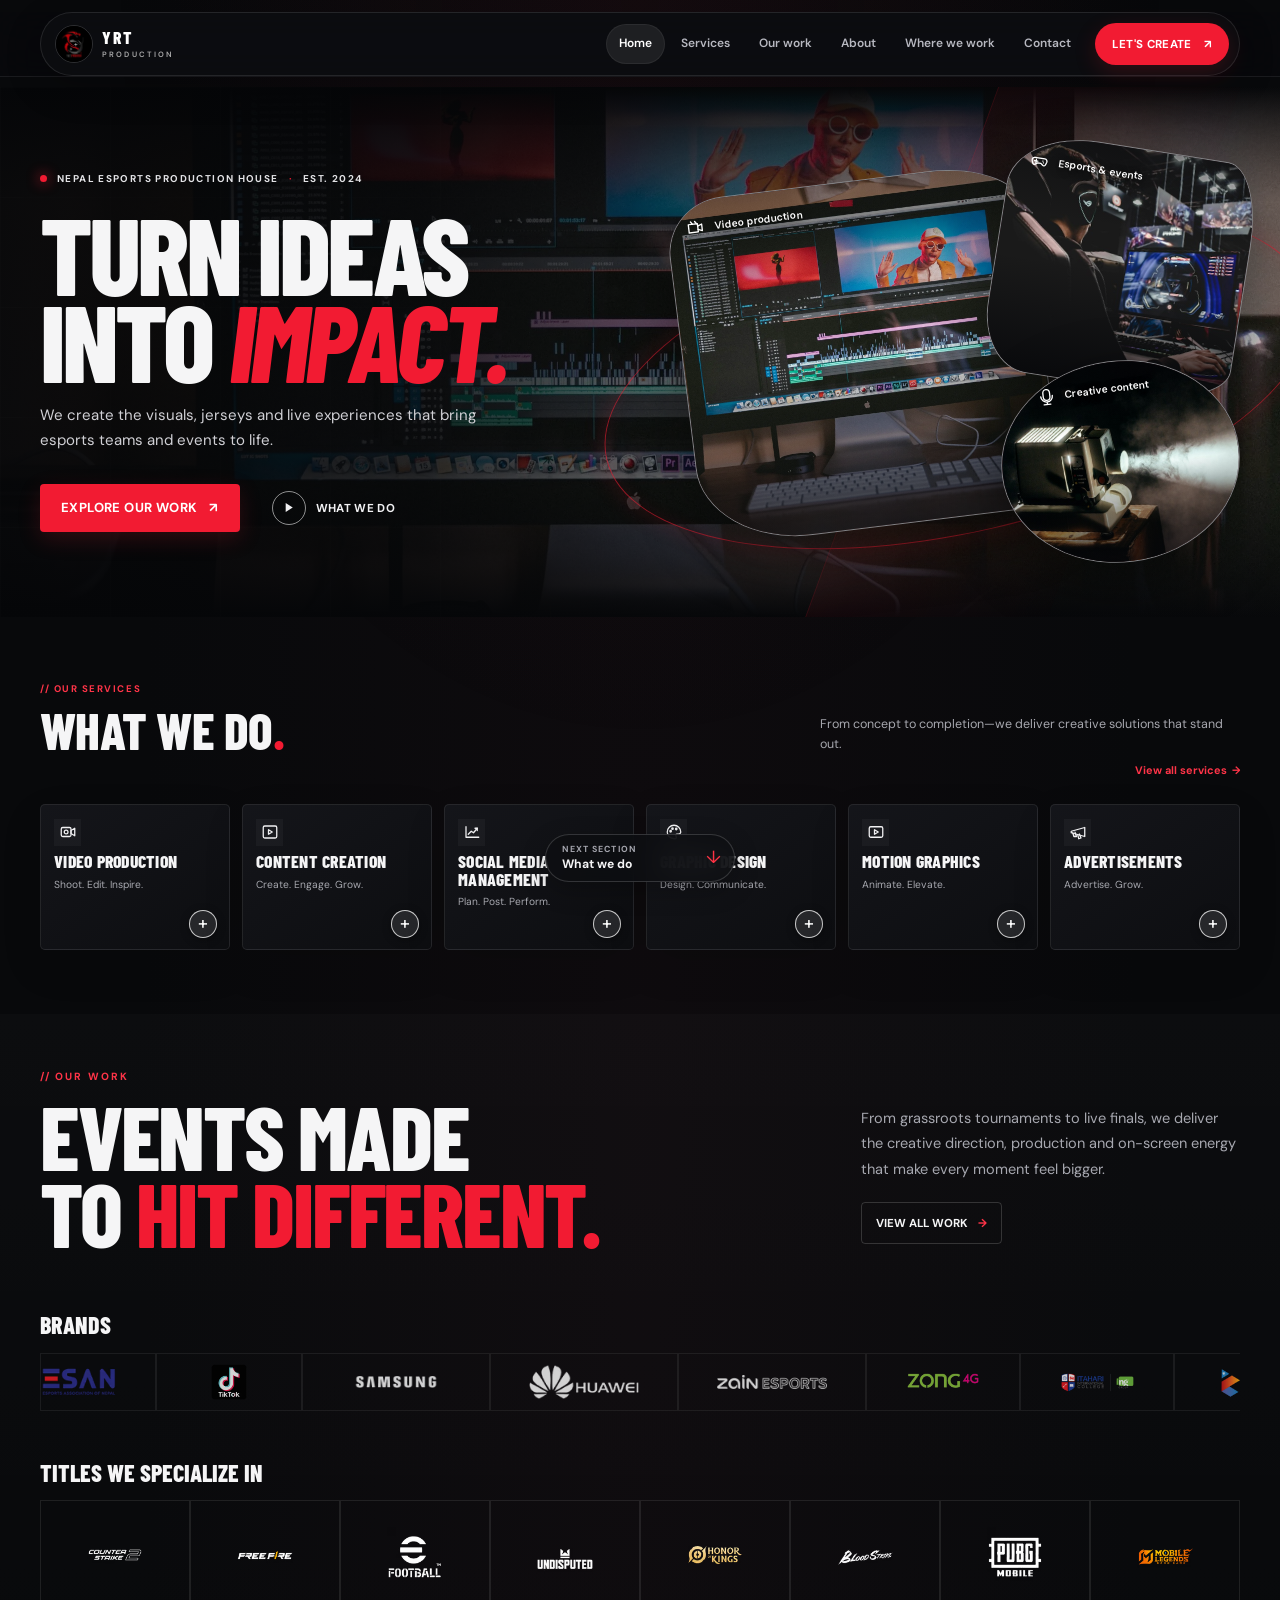
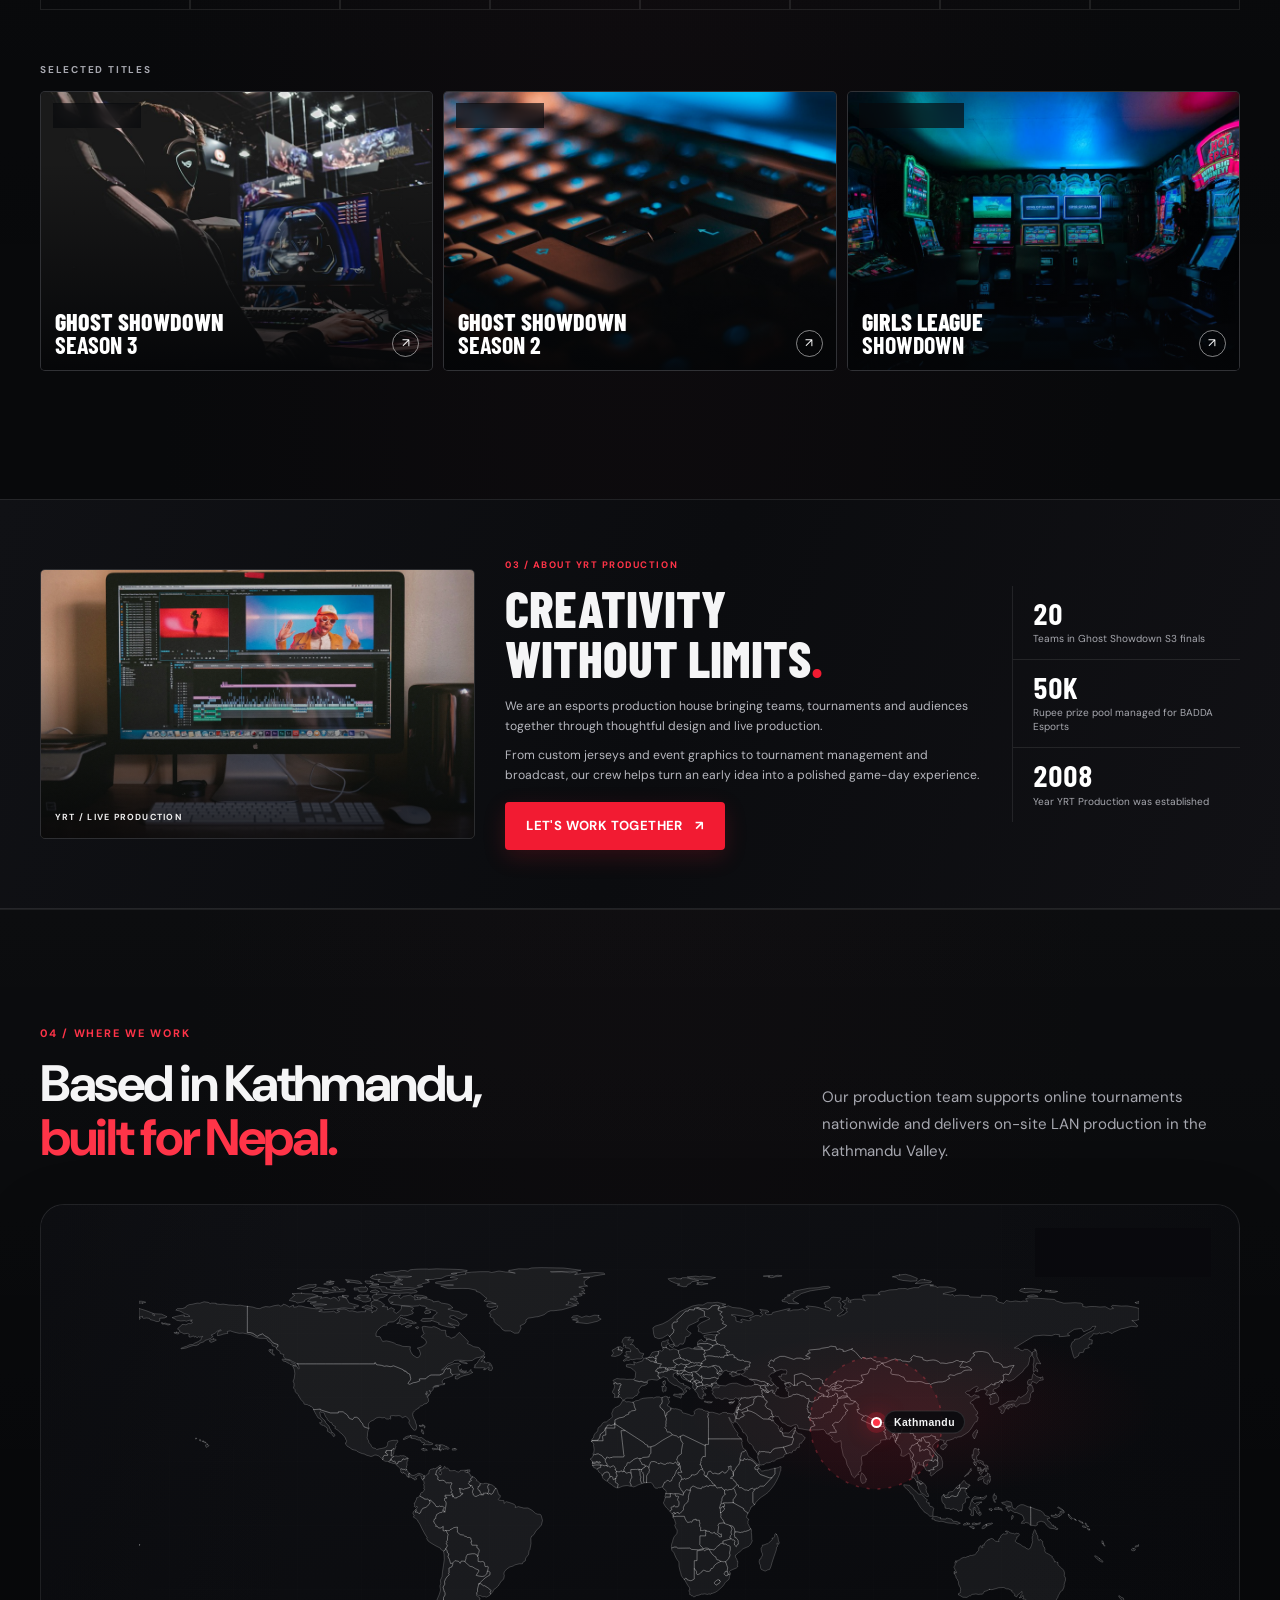
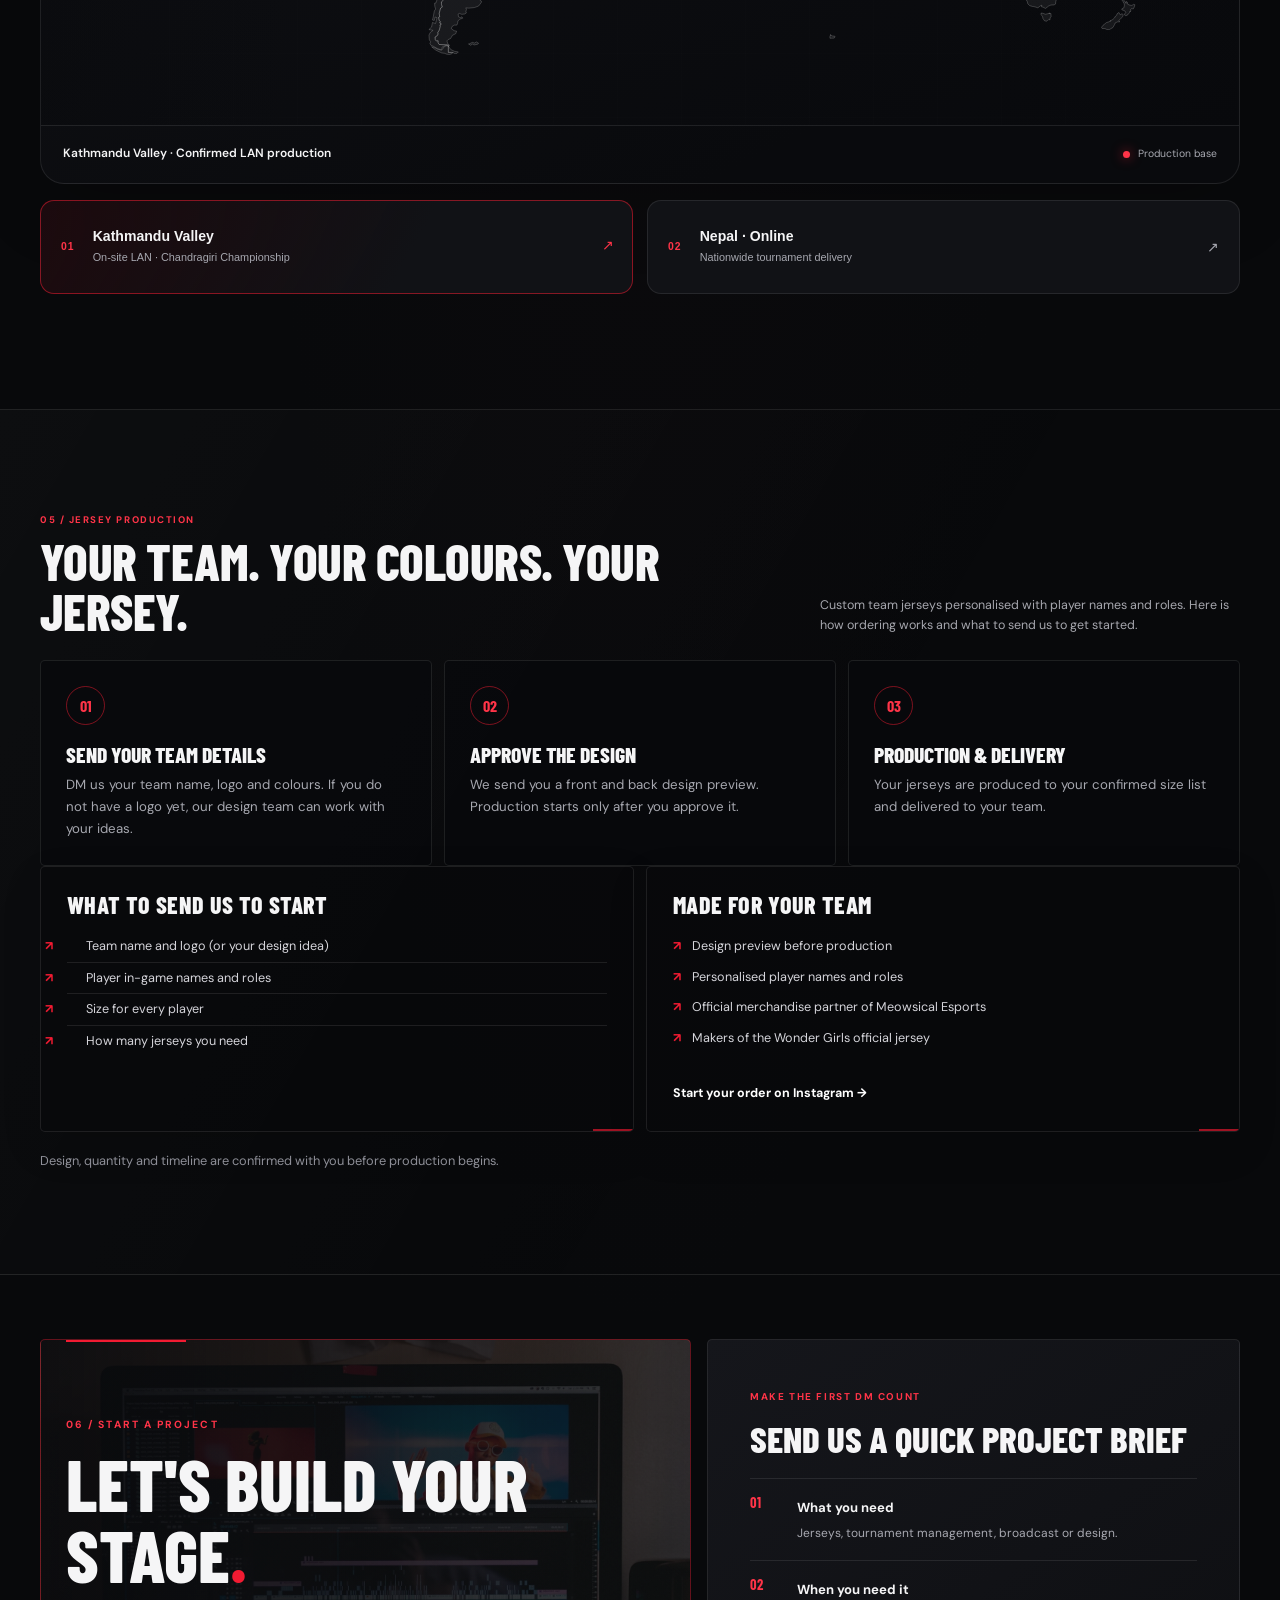
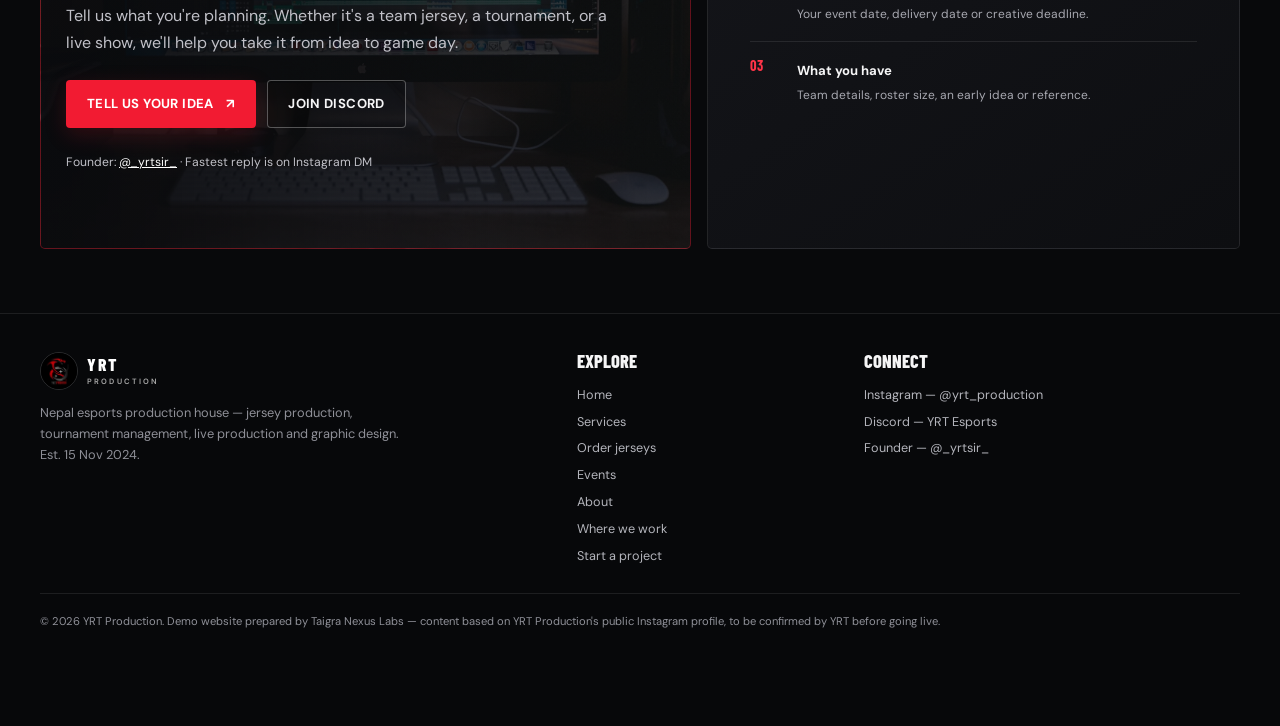
<file: index.html>
<!DOCTYPE html>
<html lang="en" data-theme="dark">

<head>
  <meta charset="UTF-8">
  <meta name="viewport" content="width=device-width, initial-scale=1.0, viewport-fit=cover">
  <title>YRT Production — Turn Ideas Into Impact | Nepal Esports</title>
  <link rel="shortcut icon" href="img/logo.jpg" type="image/x-icon">
  <meta name="description"
    content="YRT Production is a Nepal esports production house: custom team jerseys, PUBG Mobile tournament management, live broadcast production and esports graphic design. Est. 2024.">
  <meta name="theme-color" content="#08090c">
  <link rel="preconnect" href="https://fonts.googleapis.com">
  <link rel="preconnect" href="https://fonts.gstatic.com" crossorigin>
  <link rel="preload" as="image" href="img/production-hero.webp">
  <link href="https://fonts.googleapis.com/css2?family=Barlow+Condensed:wght@500;600;700;800;900&family=DM+Sans:wght@400;500;600;700&display=swap" rel="stylesheet">
  <link rel="stylesheet" href="style.css">
</head>

<body>

  <header>
    <div class="wrap nav">
      <a class="brand" href="index.html" aria-label="YRT Production home">
        <img src="img/logo.jpg" alt="YRT Production logo — red and silver dragon emblem">
        <span>YRT <b>Production</b></span>
      </a>
      <button class="nav-toggle" id="navToggle" aria-label="Open menu" aria-expanded="false" aria-controls="mobileMenu"><span></span><span></span></button>
      <nav class="nav-links" aria-label="Main">
        <a href="index.html" class="active" aria-current="page">Home</a>
        <a href="services.html">Services</a>
        <a href="events.html">Our work</a>
        <a href="about.html">About</a>
        <a href="#where-we-work">Where we work</a>
        <a href="contact.html">Contact</a>
        <a class="btn btn-main nav-cta" href="contact.html">Let's create <span aria-hidden="true">↗</span></a>
      </nav>
    </div>
    <nav class="mobile-menu wrap" id="mobileMenu" aria-label="Mobile">
      <a href="index.html" class="active" aria-current="page">Home</a>
      <a href="services.html">Services</a>
      <a href="events.html">Our work</a>
      <a href="about.html">About</a>
      <a href="#where-we-work">Where we work</a>
      <a href="contact.html">Contact</a>
      <a class="btn btn-main nav-cta" href="contact.html">Let's create <span aria-hidden="true">↗</span></a>
    </nav>
  </header>

  <main id="top">

    <div class="hero">
      <div class="wrap">
        <div class="hero-copy">
          <span class="badge"><span class="live-dot"></span> Nepal Esports Production House <i>·</i> Est. 2024</span>
          <h1>Turn ideas<br>into <span class="red">impact.</span></h1>
          <p class="lead">We create the visuals, jerseys and live experiences that bring esports teams and events to life.</p>
          <div class="hero-ctas">
            <a class="btn btn-main" href="#events">Explore our work <span aria-hidden="true">↗</span></a>
            <a class="btn btn-play" href="#services"><span class="play-icon" aria-hidden="true"><svg viewBox="0 0 24 24" focusable="false"><path d="M8 5.5v13l10-6.5z"/></svg></span><span class="play-label">What we do</span></a>
          </div>
        </div>
        <div class="hero-visual" aria-hidden="true">
          <div class="hero-card hero-card--main">
            <div class="hero-card-inner">
              <img src="img/production-hero.webp" alt="" fetchpriority="high">
              <span class="hero-card-label"><svg class="hero-card-icon" viewBox="0 0 24 24" fill="none" stroke="currentColor" stroke-width="1.6" stroke-linecap="round" stroke-linejoin="round"><path d="M4 7h11v10H4z"/><path d="m15 10 5-2v8l-5-2"/><path d="m7 4 2 3m3-3 2 3"/></svg> Video production</span>
            </div>
          </div>
          <div class="hero-card hero-card--event">
            <div class="hero-card-inner">
              <img src="img/event-ghost.jpg" alt="">
              <span class="hero-card-label"><svg class="hero-card-icon" viewBox="0 0 24 24" fill="none" stroke="currentColor" stroke-width="1.6" stroke-linecap="round" stroke-linejoin="round"><path d="M6 9h12a3 3 0 0 1 2.8 3.9l-1.1 3.2a2 2 0 0 1-3.2.9L14 15h-4l-2.5 2a2 2 0 0 1-3.2-.9l-1.1-3.2A3 3 0 0 1 6 9Z"/><path d="M8 11v4m-2-2h4m6-1h.01M17 14h.01"/></svg> Esports &amp; events</span>
            </div>
          </div>
          <div class="hero-card hero-card--content">
            <div class="hero-card-inner">
              <img src="img/event-lan.jpg" alt="">
              <span class="hero-card-label"><svg class="hero-card-icon" viewBox="0 0 24 24" fill="none" stroke="currentColor" stroke-width="1.6" stroke-linecap="round" stroke-linejoin="round"><rect x="8" y="3" width="8" height="13" rx="4"/><path d="M5 11a7 7 0 0 0 14 0m-7 7v3m-4 0h8"/></svg> Creative content</span>
            </div>
          </div>
        </div>
      </div>
    </div>

    <section id="services">
      <div class="wrap">
        <div class="sec-head">
          <span class="kicker">// Our services</span>
          <h2>What we do<span class="red">.</span></h2>
          <p>From concept to completion—we deliver creative solutions that stand out.</p>
          <a class="services-all" href="services.html">View all services <span aria-hidden="true">→</span></a>
        </div>
        <div class="grid grid-3 service-grid">
          <article class="card">
            <div class="icon" aria-hidden="true">
              <svg viewBox="0 0 24 24" fill="none" stroke="currentColor" stroke-width="1.7" stroke-linecap="round" stroke-linejoin="round"><rect x="3" y="6" width="13" height="12" rx="2"/><path d="m16 10 5-3v10l-5-3z"/><circle cx="9.5" cy="12" r="2.5"/></svg>
            </div>
            <h3>Video Production</h3>
            <p>Shoot. Edit. Inspire.</p>
            <a class="service-arrow" href="services/production-broadcast.html" aria-label="Learn about video production">+</a>
          </article>
          <article class="card">
            <div class="icon" aria-hidden="true">
              <svg viewBox="0 0 24 24" fill="none" stroke="currentColor" stroke-width="1.7" stroke-linecap="round" stroke-linejoin="round"><rect x="3" y="4" width="18" height="16" rx="2"/><path d="m10 9 5 3-5 3z"/></svg>
            </div>
            <h3>Content Creation</h3>
            <p>Create. Engage. Grow.</p>
            <a class="service-arrow" href="events.html" aria-label="Explore content creation work">+</a>
          </article>
          <article class="card">
            <div class="icon" aria-hidden="true">
              <svg viewBox="0 0 24 24" fill="none" stroke="currentColor" stroke-width="1.7" stroke-linecap="round" stroke-linejoin="round"><path d="M4 19V5m0 14h17"/><path d="m7 15 4-4 3 2 5-6"/><path d="M16 7h3v3"/></svg>
            </div>
            <h3>Social Media Management</h3>
            <p>Plan. Post. Perform.</p>
            <a class="service-arrow" href="contact.html" aria-label="Ask about social media management">+</a>
          </article>
          <article class="card">
            <div class="icon" aria-hidden="true">
              <svg viewBox="0 0 24 24" fill="none" stroke="currentColor" stroke-width="1.7" stroke-linecap="round" stroke-linejoin="round"><path d="M12 3a9 9 0 1 0 0 18h1.2a2 2 0 0 0 1.5-3.3 1.7 1.7 0 0 1 1.3-2.8H18a3 3 0 0 0 3-3c0-5-4-8.9-9-8.9Z"/><circle cx="7.5" cy="11" r="1"/><circle cx="10" cy="7.5" r="1"/><circle cx="15" cy="8" r="1"/></svg>
            </div>
            <h3>Graphic Design</h3>
            <p>Design. Communicate.</p>
            <a class="service-arrow" href="services/graphic-design.html" aria-label="Explore graphic design services">+</a>
          </article>
          <article class="card">
            <div class="icon" aria-hidden="true">
              <svg viewBox="0 0 24 24" fill="none" stroke="currentColor" stroke-width="1.7" stroke-linecap="round" stroke-linejoin="round"><rect x="3" y="5" width="18" height="14" rx="2"/><path d="m10 9 5 3-5 3z"/></svg>
            </div>
            <h3>Motion Graphics</h3>
            <p>Animate. Elevate.</p>
            <a class="service-arrow" href="services/production-broadcast.html" aria-label="Ask about motion graphics">+</a>
          </article>
          <article class="card">
            <div class="icon" aria-hidden="true">
              <svg viewBox="0 0 24 24" fill="none" stroke="currentColor" stroke-width="1.7" stroke-linecap="round" stroke-linejoin="round"><path d="m3 11 18-5v12L3 13v-2Z"/><path d="M11.6 15.4 13 21l3-1-2.2-5.3M5 13l1.5 5H10l-2-5.8"/></svg>
            </div>
            <h3>Advertisements</h3>
            <p>Advertise. Grow.</p>
            <a class="service-arrow" href="services/graphic-design.html" aria-label="Ask about advertisements">+</a>
          </article>
        </div>
      </div>
    </section>

    <section id="events">
      <div class="wrap">
        <div class="work-intro">
          <div class="work-heading">
            <span class="kicker">// Our work</span>
            <h2>Events made<br>to <span class="red">hit different.</span></h2>
          </div>
          <div class="work-copy">
            <p>From grassroots tournaments to live finals, we deliver the creative direction, production and on-screen energy that make every moment feel bigger.</p>
            <a class="work-all" href="events.html">View all work <span aria-hidden="true">→</span></a>
          </div>
        </div>
        <div class="titles-specialize">
          <div class="titles-head">
            <h2>Brands</h2>
          </div>
        <div class="work-brands" aria-label="Brands and events we work with">
          <span class="brand-mark"><img src="img/brand-logo-1.png" alt="ESAN" loading="lazy" decoding="async"></span>
          <span class="brand-mark"><img src="img/brand-logo-2.png" alt="TikTok" loading="lazy" decoding="async"></span>
          <span class="brand-mark"><img src="img/brand-logo-3.png" alt="Samsung" loading="lazy" decoding="async"></span>
          <span class="brand-mark"><img src="img/brand-logo-4.png" alt="Brand 4" loading="lazy" decoding="async"></span>
          <span class="brand-mark"><img src="img/brand-logo-5.png" alt="Zain Esports" loading="lazy" decoding="async"></span>
          <span class="brand-mark"><img src="img/brand-logo-6.png" alt="Zong 4G" loading="lazy" decoding="async"></span>
          <span class="brand-mark"><img src="img/brand-logo-7.png" alt="Itahari International College" loading="lazy" decoding="async"></span>
          <span class="brand-mark"><img src="img/brand-logo-8.png" alt="iCash Digital Wallet" loading="lazy" decoding="async"></span>
          <span class="brand-mark"><img src="img/brand-logo-9.png" alt="FRMJE" loading="lazy" decoding="async"></span>
          <span class="brand-mark"><img src="img/brand-logo-plg.png" alt="PLG" loading="lazy" decoding="async"></span>
        </div>
        <div class="titles-specialize">
          <div class="titles-head">
            <h2>Titles We Specialize In</h2>
          </div>
          <div class="titles-grid" aria-label="Esports titles we specialize in">
            <div class="title-card"><img src="img/title-logo-1.png" alt="Counter-Strike 2" loading="lazy" decoding="async"></div>
            <div class="title-card"><img src="img/title-logo-2.png" alt="Free Fire" loading="lazy" decoding="async"></div>
            <div class="title-card"><img src="img/title-logo-3.png" alt="eFootball" loading="lazy" decoding="async"></div>
            <div class="title-card"><img src="img/title-logo-4.png" alt="Undisputed" loading="lazy" decoding="async"></div>
            <div class="title-card"><img src="img/title-logo-5.png" alt="Honor of Kings" loading="lazy" decoding="async"></div>
            <div class="title-card"><img src="img/title-logo-6.png" alt="Blood Strike" loading="lazy" decoding="async"></div>
            <div class="title-card"><img src="img/title-logo-7.png" alt="PUBG Mobile" loading="lazy" decoding="async"></div>
            <div class="title-card"><img src="img/title-logo-8.png" alt="Mobile Legends" loading="lazy" decoding="async"></div>
            <div class="title-card"><img src="img/title-logo-9.png" alt="League of Legends" loading="lazy" decoding="async"></div>
            <div class="title-card"><img src="img/title-logo-10.png" alt="Valorant" loading="lazy" decoding="async"></div>
          </div>
        </div>
        <div class="work-carousel-head">
          <span>Selected titles</span>
        </div>
        <div class="work-grid">
          <a class="work-card" href="https://www.instagram.com/p/Dd6UPa0k8MR/" target="_blank" rel="noopener">
            <img src="img/event-ghost.jpg" alt="Ghost Showdown Season 3 grand finals" loading="lazy" decoding="async">
            <span class="tag">Grand Finals</span>
            <span class="work-title">Ghost Showdown <b>Season 3</b></span>
            <span class="work-link" aria-hidden="true">↗</span>
          </a>
          <a class="work-card" href="https://www.instagram.com/p/Dd6IGq3kx3I/" target="_blank" rel="noopener">
            <img src="img/event-finals.jpg" alt="Ghost Showdown Season 2 finals" loading="lazy" decoding="async">
            <span class="tag">Grand Finals</span>
            <span class="work-title">Ghost Showdown <b>Season 2</b></span>
            <span class="work-link" aria-hidden="true">↗</span>
          </a>
          <a class="work-card" href="https://www.instagram.com/reel/DUP4SJ9k_7F/" target="_blank" rel="noopener">
            <img src="img/event-league.jpg" alt="Girls League Showdown" loading="lazy" decoding="async">
            <span class="tag">Women's League</span>
            <span class="work-title">Girls League <b>Showdown</b></span>
            <span class="work-link" aria-hidden="true">↗</span>
          </a>
          <a class="work-card" href="https://www.instagram.com/p/DfMHH7wODCs/" target="_blank" rel="noopener">
            <img src="img/event-lan.jpg" alt="Chandragiri Championship LAN" loading="lazy" decoding="async">
            <span class="tag">LAN · Production Partner</span>
            <span class="work-title">Chandragiri <b>Championship</b></span>
            <span class="work-link" aria-hidden="true">↗</span>
          </a>
          <a class="work-card" href="https://www.instagram.com/p/DQOOp4zEnwY/" target="_blank" rel="noopener">
            <img src="img/event-badda.jpg" alt="BADDA Esports tournament" loading="lazy" decoding="async">
            <span class="tag">Managed Event</span>
            <span class="work-title">BADDA Esports <b>Tournament</b></span>
            <span class="work-link" aria-hidden="true">↗</span>
          </a>
          <a class="work-card" href="https://www.instagram.com/p/Ddp9008E6b3/" target="_blank" rel="noopener">
            <img src="img/event-tdm.jpg" alt="NOFUTURE 1v1 TDM Season 1" loading="lazy" decoding="async">
            <span class="tag">1v1 · Free Entry</span>
            <span class="work-title">NOFUTURE 1v1 <b>TDM · Season 1</b></span>
            <span class="work-link" aria-hidden="true">↗</span>
          </a>
        </div>
      </div>
    </section>

    <section id="about" class="about-section">
      <div class="wrap about-layout">
        <div class="about-image">
          <img src="img/production-hero.webp" alt="YRT Production crew preparing a live production setup" loading="lazy" decoding="async">
          <span class="image-caption">YRT / Live production</span>
        </div>
        <div class="about-copy">
          <span class="kicker">03 / About YRT Production</span>
          <h2>Creativity<br>without limits<span class="red">.</span></h2>
          <p>We are an esports production house bringing teams, tournaments and audiences together through thoughtful design and live production.</p>
          <p>From custom jerseys and event graphics to tournament management and broadcast, our crew helps turn an early idea into a polished game-day experience.</p>
          <a class="btn btn-main" href="#contact">Let's work together <span aria-hidden="true">↗</span></a>
        </div>
        <div class="about-stats" aria-label="YRT Production highlights">
          <div><b data-count-to="20" aria-label="20">20</b><span>Teams in Ghost Showdown S3 finals</span></div>
          <div><b data-count-to="50" data-count-suffix="K" aria-label="50K">50K</b><span>Rupee prize pool managed for BADDA Esports</span></div>
          <div><b data-count-to="2024" aria-label="2024">2024</b><span>Year YRT Production was established</span></div>
        </div>
      </div>
    </section>

    <section class="where-worked" id="where-we-work" aria-labelledby="where-we-work-title">
      <div class="wrap">
        <header class="worked-intro">
          <div>
            <span class="kicker">04 / Where we work</span>
            <h2 id="where-we-work-title">Based in Kathmandu,<br><span class="red">built for Nepal.</span></h2>
          </div>
          <p>Our production team supports online tournaments nationwide and delivers on-site LAN production in the Kathmandu Valley.</p>
        </header>

        <div class="worked-map">
          <div class="world-map" id="worldMap" data-region="kathmandu" role="group" tabindex="0" aria-label="YRT Production coverage map. Pinch, scroll, or double-click to zoom; drag or use arrow keys to pan while zoomed.">
            <div class="world-map-art">
                            <svg class="country-map" viewBox="0 0 1000 430" role="img" aria-labelledby="country-map-title country-map-desc">
                <title id="country-map-title">World country map</title>
                <desc id="country-map-desc">Country boundaries from the public-domain Natural Earth 1:110m countries dataset.</desc>
                <g class="country-regions" fill-rule="evenodd">
  <path class="country" data-code="FJI" aria-label="Fiji" d="M1000.00,294.63L1000.00,295.99L998.23,296.67L996.46,297.26L996.10,296.22L997.49,295.65L998.37,295.50L1000.00,294.63Z M994.79,298.62L995.48,298.17L996.44,298.97L995.98,300.42L994.26,300.80L992.73,300.46L992.46,299.24L993.53,298.28L994.79,298.62Z M0.57,294.50L0.23,295.84L0.00,295.99L0.00,294.63L0.57,294.50Z"/>
  <path class="country" data-code="TZA" aria-label="United Republic of Tanzania" d="M594.18,252.64L594.65,252.94L604.72,258.60L604.91,260.21L608.90,262.99L607.61,266.41L607.78,267.99L609.56,269.00L609.64,269.72L608.87,271.40L609.03,272.24L608.85,273.57L609.82,275.31L610.97,278.05L611.99,278.66L611.99,278.66L609.78,280.27L606.74,281.35L605.08,281.30L604.09,282.14L602.15,282.21L601.43,282.56L598.09,281.78L596.00,282.00L595.22,278.22L594.28,276.93L593.72,276.16L591.00,275.64L589.42,274.81L587.66,274.34L586.55,273.87L585.39,273.17L585.39,273.17L583.89,269.67L582.28,268.11L581.72,266.50L582.00,265.06L581.50,262.50L582.65,262.37L583.66,261.36L584.74,259.91L585.42,259.33L585.40,258.43L584.80,257.80L584.64,256.71L584.64,256.71L585.44,256.35L585.60,254.72L584.50,253.15L585.47,252.82L588.52,252.85L594.18,252.64Z"/>
  <path class="country" data-code="ESH" aria-label="Western Sahara" d="M475.93,173.18L475.93,173.36L475.88,173.90L475.87,178.11L466.75,177.96L466.84,185.07L464.24,185.32L463.56,186.75L464.09,190.76L453.21,190.74L452.60,191.67L452.72,190.49L452.77,190.50L459.03,190.28L459.36,189.28L460.50,188.03L461.41,184.19L465.28,181.19L466.58,177.69L467.45,177.49L468.35,175.32L470.69,175.03L471.70,175.39L472.96,175.39L473.85,174.75L475.57,174.66L475.51,173.18L475.93,173.18Z"/>
  <path class="country" data-code="CAN" aria-label="Canada" d="M158.78,113.89L158.40,113.88L153.03,111.15L151.04,109.95L146.01,108.80L144.46,106.34L144.86,104.64L141.31,103.46L140.82,101.22L137.46,99.20L137.40,97.77L137.40,97.77L138.94,96.43L138.87,94.68L134.14,92.91L131.30,89.74L129.57,87.75L127.02,86.50L125.15,85.36L123.68,83.92L120.89,84.82L118.19,86.38L115.72,84.55L113.78,83.33L111.07,82.56L108.34,82.48L108.35,66.67L108.37,56.36L108.37,56.36L113.55,57.02L117.93,58.36L120.82,58.62L123.26,57.46L126.63,56.59L130.75,56.93L134.91,55.71L139.46,55.02L141.37,56.17L143.44,55.52L144.06,54.21L145.98,54.51L150.68,57.00L154.38,55.12L154.75,57.22L158.16,56.77L159.21,55.96L162.58,56.12L166.83,57.28L173.33,58.30L177.15,58.77L179.87,58.59L183.62,60.00L179.71,61.38L184.73,61.98L192.23,61.65L194.59,61.16L197.55,62.83L200.58,61.42L197.74,60.25L199.54,59.29L202.92,59.17L205.14,58.89L207.38,59.55L210.17,61.06L213.27,60.84L218.18,62.09L222.49,61.65L226.55,61.72L226.23,59.99L228.70,59.50L233.00,60.45L232.98,63.07L234.75,60.86L236.99,60.93L238.24,58.14L235.27,56.43L232.02,55.31L232.25,52.24L235.53,50.22L239.19,50.67L242.01,51.89L245.78,55.02L243.31,56.39L248.48,56.95L248.47,59.79L252.18,57.61L255.50,59.40L254.67,61.46L257.36,63.34L260.26,61.33L262.29,58.93L262.44,55.88L266.39,56.10L270.49,56.50L274.22,57.88L274.39,59.26L272.32,60.74L274.28,62.23L273.93,63.58L268.49,65.52L264.62,65.95L261.75,65.12L260.92,66.51L258.25,68.85L257.44,70.07L254.21,71.95L250.24,72.13L248.04,73.31L247.86,75.11L244.63,75.46L241.23,77.71L238.22,80.84L237.14,83.03L236.99,86.25L241.07,86.72L242.32,89.32L243.62,91.42L247.51,90.88L252.67,92.08L255.45,93.13L257.43,94.45L260.91,95.21L263.86,96.38L268.44,96.54L271.46,96.81L271.01,99.22L271.87,102.01L273.89,105.12L278.02,107.75L280.16,106.85L281.66,103.99L280.21,99.61L278.25,98.15L282.70,96.84L285.85,94.90L287.39,92.96L287.16,91.10L285.27,88.74L281.90,86.65L285.18,83.74L283.96,81.23L283.04,76.89L284.97,76.25L289.73,77.00L292.59,77.27L294.89,76.54L297.48,77.49L300.90,79.10L301.74,80.17L306.69,80.38L306.61,82.72L307.53,86.23L310.07,86.66L312.08,88.30L316.11,86.76L318.76,83.69L320.60,82.40L322.76,84.88L326.38,88.42L329.45,91.76L328.34,93.50L332.03,95.07L334.53,96.66L338.96,97.37L340.74,98.26L341.84,100.61L344.01,100.98L345.12,102.03L345.32,105.15L343.31,106.19L341.31,107.17L336.74,108.15L333.24,110.44L328.55,110.89L322.60,110.30L318.44,110.28L315.56,110.48L313.23,112.47L309.69,113.70L305.68,117.38L302.49,119.94L304.85,119.48L309.31,115.83L315.13,113.52L319.29,113.24L321.75,114.60L319.12,116.47L320.00,119.46L320.91,121.56L324.52,122.95L329.11,122.55L331.89,119.42L332.09,121.44L333.88,122.44L330.44,124.26L324.29,125.92L321.54,127.04L318.43,129.04L316.32,128.84L316.22,126.49L321.04,124.19L316.59,124.28L313.51,124.62L311.69,123.05L311.69,119.26L310.46,118.46L308.60,118.93L307.67,118.20L305.56,120.30L304.71,122.46L303.72,123.72L302.54,124.15L301.65,124.29L301.37,124.98L296.26,124.98L292.04,125.00L290.78,125.51L287.85,127.51L287.50,127.73L286.61,128.81L284.06,128.81L281.33,128.82L280.08,129.26L280.53,129.81L280.78,130.65L280.72,130.93L277.09,132.32L274.23,132.75L271.00,134.24L270.31,134.24L269.36,133.80L269.05,133.40L269.11,133.11L269.72,132.14L271.03,130.61L271.84,128.97L271.28,126.56L270.69,124.03L267.80,122.73L268.14,122.24L267.73,121.90L266.97,121.90L266.41,121.46L266.27,120.80L265.73,121.09L264.99,121.00L265.16,120.73L264.50,120.45L264.23,119.72L262.08,118.83L259.83,117.91L257.11,116.83L254.51,115.83L252.02,116.61L251.11,116.64L247.69,115.92L245.44,116.28L242.75,115.42L239.91,114.97L237.97,114.80L237.11,114.33L236.62,112.81L235.68,112.82L235.67,113.89L229.92,113.89L220.42,113.89L210.98,113.89L202.64,113.89L194.31,113.89L186.11,113.89L177.64,113.89L174.91,113.89L166.67,113.89L158.78,113.89Z M266.68,76.52L268.75,75.24L272.56,75.27L272.50,75.80L269.25,77.34L267.29,77.27L266.68,76.52Z M278.40,47.77L275.34,46.30L275.46,45.30L276.80,45.11L283.15,45.41L287.94,46.94L288.19,47.70L285.24,47.62L282.25,47.56L279.20,47.94L278.40,47.77Z M276.90,77.54L277.97,76.71L279.11,76.77L279.82,77.34L278.73,78.80L277.50,78.56L276.77,77.73L276.90,77.54Z M239.96,41.72L238.45,42.80L234.42,42.59L231.05,41.87L232.53,40.62L236.53,39.87L238.95,40.84L239.96,41.72Z M239.33,34.67L238.07,34.75L232.86,34.57L232.12,33.79L237.72,33.83L239.66,34.35L239.33,34.67Z M231.24,31.21L234.56,32.17L233.80,33.18L229.69,33.75L227.43,33.10L226.24,32.06L226.02,30.91L229.62,31.02L231.24,31.21Z M255.14,43.35L250.65,43.01L243.27,42.12L242.31,40.59L241.97,39.21L239.18,38.00L233.44,37.66L230.22,36.80L231.26,35.66L236.99,35.84L240.07,36.73L245.54,36.73L247.94,37.64L247.31,38.68L250.49,39.31L252.26,39.97L256.00,40.09L260.06,40.33L264.47,39.72L270.13,39.49L274.64,39.68L277.62,40.73L278.24,41.88L276.51,42.62L272.36,43.22L268.81,42.88L260.84,43.31L255.14,43.35Z M190.93,32.91L194.85,33.34L193.93,34.17L188.75,34.97L184.63,34.08L186.88,33.19L190.93,32.91Z M191.77,31.10L195.38,31.66L192.00,32.20L187.38,32.20L187.43,31.80L190.28,30.97L191.77,31.10Z M345.55,107.45L344.07,109.20L342.23,111.63L344.05,110.69L345.91,111.29L344.94,112.26L347.40,113.02L348.68,112.34L351.45,113.20L350.59,115.23L352.54,114.76L352.89,116.23L353.76,117.96L352.59,120.40L351.33,120.50L349.50,119.98L350.11,117.71L349.33,117.35L346.11,119.76L344.45,119.67L346.41,118.36L343.75,117.69L340.76,117.85L335.37,117.77L334.95,116.95L336.68,115.97L335.47,115.21L337.80,113.54L340.67,109.12L342.39,107.53L344.80,106.58L346.09,106.70L345.55,107.45Z M266.99,69.14L270.03,70.09L273.22,70.96L273.46,72.28L275.51,72.06L277.49,72.98L275.02,73.86L270.70,73.19L269.14,71.94L266.39,73.42L262.43,74.85L261.48,73.23L257.72,73.50L260.13,72.12L260.49,69.94L261.43,67.39L263.44,67.62L263.96,68.84L265.38,68.41L266.99,69.14Z M281.19,49.02L283.82,47.92L289.98,49.32L293.81,50.65L294.17,51.86L299.33,51.23L302.22,53.00L308.93,54.10L311.35,55.22L313.97,57.82L308.87,59.11L315.42,60.92L319.83,61.53L323.82,64.09L328.19,64.27L327.32,66.22L322.45,69.45L319.03,68.26L314.66,65.59L311.07,65.94L310.72,67.53L313.64,69.14L317.41,70.42L318.56,71.16L320.36,73.91L319.41,75.91L315.90,75.15L308.94,72.93L312.86,75.32L315.75,77.00L316.21,77.97L308.67,76.86L302.71,75.25L299.35,73.89L300.32,73.11L296.17,71.68L292.13,70.34L292.17,71.14L284.14,71.58L281.79,70.63L283.62,68.59L288.84,68.54L294.56,68.18L293.63,67.19L294.60,65.80L298.19,63.10L297.43,61.87L296.36,60.92L292.10,59.57L286.47,58.63L288.25,57.92L285.31,56.20L282.86,56.04L280.67,55.09L279.19,55.91L274.15,56.27L264.04,55.65L258.17,54.83L253.66,54.41L251.35,53.44L254.26,52.17L250.31,52.16L249.43,49.35L251.57,46.86L254.42,45.73L261.59,44.99L259.55,46.78L261.74,48.52L264.31,46.28L271.35,45.14L276.11,48.01L275.70,49.83L281.19,49.02Z M237.49,44.07L243.28,44.17L248.58,44.84L244.43,47.32L241.12,47.86L238.14,49.93L234.97,49.83L233.24,47.39L233.28,46.01L234.73,44.83L237.49,44.07Z M158.74,38.57L158.74,38.57L163.45,36.49L169.16,34.69L173.42,34.73L177.23,34.32L176.84,36.45L174.71,37.42L172.11,37.55L166.95,38.74L162.50,39.17L158.74,38.57Z M131.36,99.89L134.03,99.67L133.20,102.82L135.61,105.05L134.51,105.05L132.83,103.78L131.81,102.50L130.40,101.63L129.89,100.41L130.06,99.53L131.36,99.89Z M206.97,29.72L212.42,30.10L219.93,31.11L222.06,32.43L223.14,33.59L218.60,33.28L214.03,32.38L207.84,32.28L210.53,31.45L207.17,30.78L206.97,29.72Z M156.92,115.25L155.52,115.64L150.96,114.37L150.13,113.39L147.64,112.42L147.14,111.63L144.28,111.13L143.21,109.61L143.45,108.97L146.37,109.58L148.07,110.00L150.68,110.29L151.62,111.25L153.00,112.57L155.77,113.72L156.92,115.25Z M162.39,43.20L166.36,43.77L173.46,43.93L176.15,44.73L179.14,45.90L175.64,46.60L168.83,48.56L165.39,50.50L165.39,51.71L158.08,53.05L156.61,51.83L150.20,50.36L151.39,49.19L153.31,47.16L155.72,45.33L153.01,43.63L162.39,43.20Z M200.50,39.32L202.98,38.85L205.89,38.97L206.38,40.33L204.68,41.65L195.28,42.08L188.27,43.29L184.04,43.35L183.69,42.44L189.46,41.22L176.91,41.55L173.03,41.05L176.82,38.34L179.43,37.56L187.25,38.50L192.18,40.14L197.04,40.35L193.06,37.69L195.61,36.68L198.48,37.00L199.41,38.33L200.50,39.32Z M204.10,47.01L207.22,48.13L208.96,50.84L209.82,52.80L214.49,54.17L219.50,55.49L219.20,56.71L214.64,56.93L216.41,58.00L215.47,59.02L210.44,58.58L205.67,57.83L202.44,58.00L197.22,58.94L190.18,59.36L185.24,59.62L183.74,58.31L179.94,57.56L177.48,57.87L174.06,55.67L175.90,55.37L180.19,54.90L184.11,55.02L187.73,54.54L182.36,53.89L176.43,54.11L172.49,54.05L171.02,53.03L177.46,51.92L173.18,51.96L168.33,51.23L170.66,49.14L172.59,48.04L180.03,46.35L182.87,46.88L181.48,48.19L187.66,47.35L191.53,48.75L194.67,47.33L197.20,48.24L199.48,50.97L200.87,49.82L198.90,46.97L201.34,46.57L204.10,47.01Z M221.00,48.04L217.94,46.22L221.23,44.88L224.54,45.46L229.50,45.11L230.22,45.92L227.63,47.25L231.83,48.44L231.33,50.94L226.78,52.02L224.10,51.79L222.18,50.73L215.28,48.58L215.33,47.69L221.00,48.04Z M203.89,45.56L207.61,45.44L209.72,46.06L207.28,47.89L202.94,45.94L203.89,45.56Z M226.39,36.89L228.51,38.18L228.60,39.60L227.33,41.67L222.75,41.95L219.77,41.51L219.83,39.89L215.27,40.10L215.10,37.95L218.08,38.04L222.27,37.09L226.18,37.25L226.39,36.89Z M233.29,26.10L235.21,25.26L238.06,25.06L236.85,24.43L243.31,24.29L246.85,25.77L251.53,26.36L256.08,26.89L258.28,28.72L261.63,29.62L257.81,30.45L252.68,32.54L247.77,32.74L242.01,32.38L239.02,31.25L239.07,30.24L241.26,29.50L236.18,29.52L233.12,28.60L231.36,27.34L233.29,26.10Z M245.59,22.52L249.72,21.99L252.97,21.90L258.42,21.45L262.50,20.41L265.94,20.56L268.94,21.33L271.06,19.83L274.72,19.39L279.70,19.08L288.19,18.97L289.67,19.27L297.69,18.80L303.71,18.97L309.72,19.15L317.15,19.37L323.11,19.72L328.19,20.48L328.07,21.22L321.29,22.42L314.57,22.99L312.06,23.61L318.11,23.59L311.56,25.28L307.03,26.06L302.28,28.33L296.55,28.79L294.78,29.36L286.37,29.66L290.20,30.01L288.28,30.50L290.57,31.87L287.93,32.83L283.64,33.61L282.33,34.70L278.45,35.53L278.83,36.16L283.58,36.05L283.64,36.73L276.22,38.39L268.96,37.63L260.80,38.06L256.67,37.72L251.41,37.58L251.07,36.24L256.20,35.62L254.83,33.61L256.53,33.42L263.95,34.61L260.17,32.83L255.66,32.30L257.91,31.23L262.84,30.56L263.63,29.60L259.70,28.51L258.52,27.08L266.12,27.20L268.31,27.50L272.64,26.49L266.39,26.17L256.67,26.34L251.76,25.40L249.44,24.28L246.20,23.46L245.59,22.52Z M291.07,62.65L289.26,63.48L286.15,63.61L285.45,62.26L286.63,60.70L289.18,60.31L291.35,61.08L291.38,62.27L291.07,62.65Z M232.62,56.97L234.31,58.03L232.58,59.01L228.84,58.17L226.58,58.47L222.78,57.22L225.23,56.36L227.17,55.16L230.12,55.94L231.78,56.44L232.62,56.97Z M320.78,111.46L321.74,111.23L325.39,111.93L328.23,113.09L328.32,113.60L326.96,113.65L323.36,112.78L320.78,111.46Z M322.18,119.34L323.15,120.69L325.17,121.07L327.74,120.99L326.38,122.13L325.35,122.31L321.83,121.13L321.13,120.20L322.18,119.34Z"/>
  <path class="country" data-code="USA" aria-label="United States of America" d="M158.78,113.89L166.67,113.89L174.91,113.89L177.64,113.89L186.11,113.89L194.31,113.89L202.64,113.89L210.98,113.89L220.42,113.89L229.92,113.89L235.67,113.89L235.68,112.82L236.62,112.81L237.11,114.33L237.97,114.80L239.91,114.97L242.75,115.42L245.44,116.28L247.69,115.92L251.11,116.64L252.02,116.61L254.51,115.83L257.11,116.83L259.83,117.91L262.08,118.83L264.23,119.72L264.50,120.45L265.16,120.73L264.99,121.00L265.73,121.09L266.27,120.80L266.41,121.46L266.97,121.90L267.73,121.90L268.14,122.24L267.80,122.73L270.69,124.03L271.28,126.56L271.84,128.97L271.03,130.61L269.72,132.14L269.11,133.11L269.05,133.40L269.36,133.80L270.31,134.24L271.00,134.24L274.23,132.75L277.09,132.32L280.72,130.93L280.78,130.65L280.53,129.81L280.08,129.26L281.33,128.82L284.06,128.81L286.61,128.81L287.50,127.73L287.85,127.51L290.78,125.51L292.04,125.00L296.26,124.98L301.37,124.98L301.65,124.29L302.54,124.15L303.72,123.72L304.71,122.46L305.56,120.30L307.67,118.20L308.60,118.93L310.46,118.46L311.69,119.26L311.69,123.05L313.51,124.62L313.99,125.53L311.02,126.87L308.17,127.83L305.23,128.66L303.76,130.30L303.29,130.93L303.26,132.40L304.18,133.88L305.33,133.94L305.04,132.93L305.88,133.55L305.65,134.34L303.78,134.79L302.44,134.74L300.39,135.22L299.18,135.36L297.57,135.50L295.25,136.30L299.33,135.78L300.15,136.31L296.26,137.14L294.49,137.14L294.58,136.80L293.73,137.57L294.55,137.70L293.95,139.70L291.93,141.83L291.72,141.12L291.11,140.98L290.20,140.28L290.78,141.78L291.47,142.27L291.51,143.32L290.62,144.40L289.05,146.62L288.80,146.51L289.66,144.62L288.24,143.56L287.92,141.25L287.38,142.45L287.97,144.21L286.14,143.78L288.05,144.67L288.17,147.32L288.97,147.51L289.26,148.47L289.65,151.25L287.88,153.31L285.01,154.13L283.18,155.76L281.79,155.94L280.39,156.96L279.99,157.89L276.94,159.70L275.38,161.02L274.07,162.67L273.64,164.64L274.13,166.57L275.06,168.94L276.29,170.91L276.31,172.11L277.62,175.33L277.53,177.21L277.41,178.29L276.72,179.98L275.89,180.33L274.52,180.00L274.08,178.78L273.03,178.14L271.56,175.75L270.26,173.62L269.85,172.54L270.42,170.69L269.64,169.17L267.47,166.84L266.39,166.42L263.59,167.68L263.09,167.54L261.74,166.24L260.00,165.56L256.86,165.90L254.39,165.60L252.28,165.79L251.13,166.22L251.63,166.96L251.58,168.09L252.17,168.64L251.64,169.00L250.61,168.59L249.57,169.12L247.55,169.03L245.48,167.56L243.06,167.91L241.04,167.27L239.31,167.46L236.97,168.11L234.44,170.17L231.68,171.37L230.17,172.69L229.53,173.94L229.50,175.86L229.64,177.19L230.17,178.14L229.08,178.22L227.11,177.61L224.94,176.75L224.17,175.44L223.56,173.50L221.92,171.92L220.96,170.29L219.56,168.39L217.60,167.28L215.33,167.33L213.58,169.53L211.28,168.69L209.84,167.86L209.15,166.33L208.23,164.88L206.58,163.66L205.16,162.78L204.15,161.79L199.33,161.79L199.33,162.94L197.13,162.94L191.60,162.96L185.26,161.00L181.07,159.65L181.33,159.11L177.80,159.41L174.65,159.62L174.18,158.20L172.38,156.61L171.08,156.28L170.78,155.48L169.22,155.34L168.23,154.59L165.65,154.31L164.94,153.87L164.60,152.34L161.90,149.55L159.59,145.69L159.69,145.05L158.46,144.13L156.31,141.80L155.93,139.54L154.45,138.02L155.06,135.72L154.96,133.33L154.08,131.21L155.16,128.59L155.50,126.07L155.84,123.55L155.33,119.82L154.46,117.44L153.65,116.15L153.98,115.61L158.00,116.56L159.48,119.18L160.17,118.44L159.72,116.17L158.78,113.89Z M68.33,194.22L68.82,194.46L69.27,194.84L69.98,195.81L69.91,195.96L68.83,196.56L67.94,196.99L67.53,197.46L66.84,197.06L66.92,196.28L66.46,195.27L66.60,194.96L67.08,194.51L66.89,193.96L67.05,193.70L67.26,193.75L68.33,194.22Z M66.68,192.32L66.45,192.66L65.52,192.85L65.04,192.27L64.72,192.04L64.69,191.87L64.97,191.63L65.95,191.90L66.68,192.32Z M64.56,191.18L64.47,191.48L62.99,191.40L63.19,191.06L64.56,191.18Z M61.04,189.68L61.27,189.85L62.08,190.77L61.92,190.93L61.73,190.90L60.76,190.80L60.41,190.17L60.30,190.06L61.04,189.68Z M57.32,188.29L57.37,188.94L57.05,189.21L56.11,188.71L56.25,188.50L56.68,188.23L57.32,188.29Z M37.59,82.27L39.79,82.52L40.06,83.58L38.35,84.02L36.53,83.50L34.85,82.74L37.59,82.27Z M74.36,88.98L76.21,89.16L77.39,90.02L74.98,91.34L72.21,92.40L70.79,91.69L70.36,90.39L72.88,89.40L74.36,88.98Z M108.37,56.36L108.37,56.36L108.35,66.67L108.34,82.48L111.07,82.56L113.78,83.33L115.72,84.55L118.19,86.38L120.89,84.82L123.68,83.92L125.15,85.36L127.02,86.50L129.57,87.75L131.30,89.74L134.14,92.91L138.87,94.68L138.94,96.43L137.40,97.77L137.40,97.77L137.40,97.77L135.87,96.73L133.42,95.84L132.64,93.42L129.06,91.17L127.56,88.55L124.89,88.37L120.48,88.30L117.22,87.50L111.48,84.62L108.82,84.09L103.96,83.10L100.11,83.34L94.65,82.06L91.35,80.88L88.27,81.46L88.84,83.39L87.30,83.57L84.09,84.15L81.64,85.09L78.57,85.68L78.17,84.04L79.42,81.32L82.37,80.46L81.61,79.77L78.07,81.31L76.17,83.16L72.17,85.14L74.20,86.49L71.58,88.48L68.59,89.65L65.81,90.49L65.12,91.72L60.79,93.16L59.91,94.46L56.66,95.65L54.75,95.43L52.16,96.21L49.34,97.16L47.03,98.08L42.26,98.88L41.83,98.41L44.87,97.11L47.58,96.26L50.54,94.74L53.99,94.42L55.36,93.28L59.21,91.62L59.83,91.06L61.88,90.08L62.36,87.98L63.77,86.34L60.57,87.18L59.67,86.70L58.17,87.71L56.36,86.30L55.61,87.30L54.57,85.91L51.79,87.03L50.09,87.02L49.85,85.37L50.35,84.35L48.56,83.36L44.95,83.89L42.60,82.59L40.70,81.92L40.69,80.35L38.55,79.17L39.63,77.57L41.89,76.02L42.88,74.59L45.13,74.39L47.04,74.83L49.28,73.49L51.29,73.73L53.41,72.87L52.89,71.60L51.34,71.10L53.40,70.03L51.69,70.06L48.74,70.67L47.90,71.28L45.70,70.67L41.78,70.98L37.71,70.31L36.54,69.20L33.03,67.58L36.93,66.42L43.13,65.06L45.41,65.06L45.03,66.45L50.90,66.34L48.64,64.62L45.22,63.57L43.25,62.18L40.58,60.99L36.77,60.11L38.32,58.66L43.25,58.57L46.75,57.30L47.42,55.95L50.25,54.63L52.96,54.31L58.22,53.08L60.78,53.26L65.05,51.78L69.26,52.37L71.27,53.62L72.50,53.08L77.19,53.25L77.03,53.89L81.28,54.36L84.11,54.08L89.96,54.96L95.31,55.22L97.44,55.58L101.14,55.13L105.35,55.97L108.37,56.36L108.37,56.36Z M22.97,72.83L24.68,73.36L26.41,73.07L28.66,73.80L31.42,74.17L31.19,74.48L29.08,75.06L26.97,74.46L25.91,73.96L23.46,74.12L22.80,73.87L22.97,72.83Z"/>
  <path class="country" data-code="KAZ" aria-label="Kazakhstan" d="M742.67,113.29L740.55,115.14L738.25,115.40L738.11,118.19L736.57,119.44L731.06,118.53L729.05,123.50L727.63,124.12L722.13,125.23L724.63,130.05L722.72,130.78L722.94,132.36L721.23,131.95L719.84,130.96L715.72,130.66L711.11,130.59L710.10,130.89L706.15,129.73L704.57,130.30L704.14,131.94L699.57,130.99L697.74,131.38L697.12,132.59L695.52,133.11L691.86,135.04L690.65,137.03L689.61,137.05L688.85,135.73L685.32,135.64L684.75,133.37L683.40,133.35L683.61,130.56L680.28,128.53L675.52,128.75L672.26,129.15L669.61,126.65L667.33,125.60L663.03,123.61L662.51,123.37L655.36,125.01L655.47,135.25L654.04,135.39L652.10,133.21L650.22,132.43L647.07,133.01L645.84,133.94L645.68,133.26L646.37,132.10L645.84,131.13L642.62,130.19L641.36,127.69L639.83,126.99L639.74,126.08L642.44,126.35L642.55,124.32L644.91,123.87L647.34,124.28L647.84,121.57L647.34,119.85L644.56,119.99L642.20,119.31L638.98,120.53L636.39,121.11L634.98,120.66L635.26,119.23L633.49,117.38L631.43,117.46L629.07,115.57L630.68,113.47L629.87,112.90L632.08,109.85L634.94,111.46L635.28,109.43L641.02,106.41L645.36,106.34L651.48,108.26L654.77,109.38L657.72,108.21L662.12,108.16L665.67,109.60L666.48,108.77L670.38,108.89L671.08,107.58L666.58,105.67L669.24,104.31L668.72,103.56L671.39,102.83L669.38,100.93L670.66,99.98L681.05,99.02L682.41,98.33L689.36,97.30L691.86,96.15L696.85,96.75L697.72,99.63L700.62,98.95L704.19,99.90L703.96,101.42L706.62,101.26L713.59,98.64L712.57,99.51L716.11,101.65L722.32,108.71L723.80,107.25L727.63,108.86L731.62,108.14L733.15,108.64L734.49,110.25L736.43,110.79L737.61,111.96L741.19,111.59L742.67,113.29Z"/>
  <path class="country" data-code="UZB" aria-label="Uzbekistan" d="M655.47,135.25L655.36,125.01L662.51,123.37L663.03,123.61L667.33,125.60L669.61,126.65L672.26,129.15L675.52,128.75L680.28,128.53L683.61,130.56L683.40,133.35L684.75,133.37L685.32,135.64L688.85,135.73L689.61,137.05L690.65,137.03L691.86,135.04L695.52,133.11L697.12,132.59L697.94,132.87L695.61,134.67L697.66,135.71L699.64,135.02L702.93,136.48L699.37,138.48L697.26,138.21L696.12,138.28L695.72,137.51L696.30,136.22L692.58,136.87L691.70,138.65L690.38,140.18L688.06,140.05L687.34,141.28L689.38,141.94L689.98,144.01L688.42,146.82L686.32,146.23L684.77,146.21L684.85,144.51L681.16,143.33L678.25,141.97L676.44,140.66L673.26,138.74L671.90,135.88L670.96,135.37L667.96,135.50L666.90,134.93L666.60,132.71L662.86,131.25L660.52,132.86L658.15,133.82L658.60,135.22L655.47,135.25Z"/>
  <path class="country" data-code="PNG" aria-label="Papua New Guinea" d="M891.67,257.22L896.49,259.14L901.62,260.73L903.54,262.15L905.08,263.55L905.51,265.18L910.13,266.90L910.81,268.37L908.25,268.67L908.87,270.52L911.35,272.34L913.15,275.29L914.74,275.20L914.63,276.43L916.77,276.90L915.94,277.42L918.89,278.59L918.58,279.40L916.75,279.59L916.06,278.87L913.68,278.56L910.87,278.14L908.71,276.37L907.13,274.84L905.69,272.41L902.07,271.19L899.71,271.99L898.02,272.90L898.37,274.95L896.19,275.91L894.63,275.44L891.76,275.33L891.71,266.28L891.67,257.22Z M924.00,260.17L925.06,261.06L925.39,262.50L924.52,263.24L924.00,261.60L923.35,260.53L922.09,259.62L920.51,258.43L918.51,257.62L919.28,256.94L920.78,257.72L921.72,258.33L922.89,259.00L924.00,260.17Z M920.28,266.22L918.76,266.90L917.34,267.55L915.86,267.55L913.58,266.74L912.00,265.96L912.23,265.10L914.72,265.51L916.24,265.29L916.66,263.96L917.05,263.89L917.32,265.37L918.91,265.16L919.69,264.20L921.24,263.21L920.94,261.58L922.60,261.52L923.16,261.98L923.11,263.52L922.17,265.22L920.72,265.45L920.28,266.22Z M929.89,264.83L930.73,265.46L932.08,267.22L933.39,268.17L933.00,268.94L932.22,269.22L931.02,268.16L929.80,266.39L929.21,264.28L929.59,264.01L929.89,264.83Z"/>
  <path class="country" data-code="IDN" aria-label="Indonesia" d="M891.67,257.22L891.71,266.28L891.76,275.33L889.29,273.05L886.47,272.49L885.78,273.28L882.26,273.37L883.44,271.11L885.19,270.33L884.47,267.31L883.13,264.98L877.75,262.63L875.46,262.40L871.29,259.83L870.47,261.18L869.40,261.42L868.77,260.41L868.76,259.20L866.64,257.83L869.63,256.83L871.61,256.89L871.38,256.15L867.31,256.15L866.21,254.49L863.73,253.98L862.55,252.60L866.30,251.93L867.72,251.03L872.18,252.17L872.62,253.20L873.40,257.69L876.27,259.35L878.59,256.41L881.78,254.73L884.25,254.73L886.62,255.70L888.69,256.69L891.67,257.22Z M847.14,274.70L847.42,275.25L847.47,276.09L845.66,278.17L843.28,278.78L842.94,278.44L843.19,277.50L844.39,275.81L847.14,274.70Z M872.81,269.15L872.54,267.06L873.03,266.06L873.61,265.13L874.24,265.94L874.24,267.26L872.81,269.15Z M827.45,238.51L825.87,241.02L827.91,243.65L827.43,244.92L830.55,247.49L827.26,247.82L826.33,249.72L826.45,252.23L823.78,254.13L823.70,256.90L822.63,261.15L822.22,260.16L819.07,261.41L817.97,259.71L815.99,259.55L814.60,258.66L811.30,259.66L810.29,258.32L808.47,258.47L806.18,258.15L805.75,254.42L804.37,253.65L803.03,251.28L802.65,248.85L802.97,246.27L804.62,244.43L805.08,246.28L806.98,247.85L808.78,247.29L810.55,247.49L812.17,246.08L813.50,245.84L816.13,246.62L818.39,246.03L819.82,242.16L820.89,241.20L821.85,238.04L825.04,238.04L827.45,238.51Z M859.36,257.78L862.42,258.59L863.43,260.72L861.08,259.57L858.76,259.34L857.20,259.52L855.27,259.43L855.93,257.90L859.36,257.78Z M852.43,260.53L850.51,260.02L849.97,258.83L852.78,258.69L853.47,259.61L852.43,260.53Z M855.37,243.96L855.57,245.48L857.21,245.72L857.47,246.85L857.32,249.28L855.89,249.01L855.47,250.70L856.61,252.17L855.83,252.50L854.71,250.74L853.89,247.19L854.45,244.97L855.37,243.96Z M841.47,247.57L844.66,247.45L847.41,245.44L847.89,246.06L845.66,248.81L843.57,249.35L840.90,248.80L836.27,248.94L833.84,249.34L833.45,251.44L835.93,253.91L837.43,252.66L842.61,251.71L842.38,252.99L841.17,252.59L839.97,254.21L837.52,255.29L840.15,258.85L839.64,259.80L842.14,263.01L842.12,264.84L840.63,265.65L839.55,264.67L840.89,262.40L838.16,263.48L837.47,262.71L837.83,261.63L835.83,260.01L836.03,257.30L834.18,258.14L834.42,261.38L834.53,265.36L832.77,265.76L831.57,264.94L832.37,262.39L831.94,259.71L830.77,259.69L829.91,257.78L831.06,255.96L831.45,253.76L832.85,249.57L833.43,248.43L835.79,246.36L837.96,247.18L841.47,247.57Z M834.15,278.50L830.47,276.55L833.06,276.00L834.52,276.85L835.49,277.69L835.32,278.44L834.15,278.50Z M837.06,273.71L838.91,273.50L841.40,272.48L840.99,274.03L836.82,274.82L833.12,274.47L833.11,273.46L835.32,272.88L837.06,273.71Z M828.50,273.23L830.22,273.00L830.91,274.18L827.70,274.74L825.77,275.11L824.28,275.09L825.23,273.49L826.76,273.47L827.50,272.49L828.50,273.23Z M801.35,267.84L801.73,268.83L807.05,269.10L807.67,267.96L812.82,269.29L813.83,271.10L818.00,271.60L821.40,273.25L818.23,274.31L815.18,273.19L812.67,273.27L809.78,273.06L807.18,272.56L803.97,271.50L801.93,271.23L800.77,271.57L795.71,270.43L795.22,269.24L792.68,269.03L794.59,266.38L797.96,266.54L800.20,267.63L801.35,267.84Z M789.92,253.01L790.39,254.95L791.36,256.50L793.39,256.75L794.75,258.50L794.05,261.96L793.94,266.26L790.86,266.31L788.52,263.99L784.96,261.72L783.77,260.04L781.66,257.78L780.28,255.70L778.17,251.81L775.73,249.49L774.92,247.10L773.89,244.93L771.39,243.19L769.94,240.81L767.84,239.25L764.95,236.19L764.70,234.78L766.49,234.89L770.79,235.43L773.25,238.14L775.40,240.03L776.93,241.18L779.56,244.17L782.38,244.21L784.72,246.11L786.32,248.44L788.44,249.71L787.33,251.98L788.92,252.94L789.92,253.01Z"/>
  <path class="country" data-code="ARG" aria-label="Argentina" d="M309.35,396.21L310.42,397.50L311.81,399.58L315.42,401.25L319.31,401.94L318.06,403.33L315.42,403.47L314.00,402.49L312.33,402.42L309.35,402.42L309.35,396.21Z M339.93,333.93L339.24,336.16L338.49,339.01L338.52,341.78L337.92,342.40L337.70,344.19L337.51,345.64L341.04,348.02L340.66,349.94L342.40,351.15L342.25,352.50L339.59,356.07L335.47,357.56L329.90,358.13L326.84,357.85L327.43,359.51L326.86,361.59L327.37,362.99L325.71,363.97L322.86,364.35L320.19,363.34L319.12,364.07L319.50,366.83L321.38,367.66L322.90,366.79L323.73,368.23L321.17,369.09L318.94,370.82L318.53,373.61L317.87,375.10L315.25,375.11L313.07,376.53L312.28,378.62L315.01,380.65L317.66,381.21L316.71,383.70L313.43,385.27L311.62,388.53L309.09,389.62L307.95,390.92L308.85,393.81L310.69,395.42L309.52,395.28L306.95,394.84L300.24,394.47L299.08,392.85L299.14,390.77L297.29,390.95L296.31,389.94L296.07,387.00L298.20,385.77L299.08,384.01L298.76,382.61L300.23,380.24L301.24,376.56L300.95,374.93L302.16,374.40L301.86,373.35L300.57,372.80L301.49,371.63L300.23,370.58L299.59,367.37L300.70,366.81L300.23,363.42L300.89,360.58L301.63,358.10L303.29,357.09L302.45,354.38L302.44,351.83L304.54,350.01L304.48,347.69L306.06,344.98L306.07,342.43L305.35,341.92L304.07,337.13L305.78,334.27L305.52,331.58L306.51,329.05L308.33,326.45L310.29,324.72L309.46,323.63L310.04,322.74L309.95,318.11L312.98,316.74L313.93,313.85L313.59,313.16L315.91,310.65L319.54,311.32L321.17,313.33L322.26,311.09L325.43,311.21L325.87,311.80L330.98,316.34L333.25,316.76L336.65,318.81L339.51,319.90L339.91,321.12L337.17,325.34L339.97,326.10L343.09,326.52L345.29,326.08L347.81,323.95L348.26,321.50L349.64,320.97L351.03,322.57L350.98,324.79L348.64,326.32L346.77,327.45L343.64,330.15L339.93,333.93Z"/>
  <path class="country" data-code="CHL" aria-label="Chile" d="M309.35,396.21L309.35,402.42L312.33,402.42L314.00,402.49L313.08,403.61L310.70,404.48L309.33,404.39L307.69,404.16L305.67,403.33L302.76,402.93L299.27,401.38L296.43,399.88L292.60,396.77L294.89,397.35L298.79,399.21L302.48,400.21L303.91,398.93L304.81,397.03L307.37,395.88L309.35,396.21Z M306.69,298.83L308.05,300.72L308.43,302.73L309.88,303.90L309.01,306.59L310.50,309.71L311.59,313.54L313.59,313.16L313.93,313.85L312.98,316.74L309.95,318.11L310.04,322.74L309.46,323.63L310.29,324.72L308.33,326.45L306.51,329.05L305.52,331.58L305.78,334.27L304.07,337.13L305.35,341.92L306.07,342.43L306.06,344.98L304.48,347.69L304.54,350.01L302.44,351.83L302.45,354.38L303.29,357.09L301.63,358.10L300.89,360.58L300.23,363.42L300.70,366.81L299.59,367.37L300.23,370.58L301.49,371.63L300.57,372.80L301.86,373.35L302.16,374.40L300.95,374.93L301.24,376.56L300.23,380.24L298.76,382.61L299.08,384.01L298.20,385.77L296.07,387.00L296.31,389.94L297.29,390.95L299.14,390.77L299.08,392.85L300.24,394.47L306.95,394.84L309.52,395.28L307.05,395.26L305.71,395.94L303.21,396.94L302.76,399.54L301.58,399.60L298.45,398.70L295.27,396.76L295.27,396.76L291.81,395.17L290.94,393.41L291.73,391.79L290.33,389.94L289.98,385.20L291.16,382.53L294.09,380.39L289.88,379.58L292.52,377.12L293.47,372.51L296.55,373.49L298.01,367.73L296.14,366.99L295.27,370.46L293.52,370.07L294.39,366.10L295.34,360.95L296.62,359.05L295.82,356.34L295.59,353.21L296.76,353.12L298.46,348.64L300.38,344.19L301.56,340.05L300.92,335.89L301.75,333.60L301.42,330.17L303.04,326.78L303.54,321.41L304.43,315.64L305.30,309.43L305.10,304.88L304.52,300.97L305.95,300.26L306.69,298.83Z"/>
  <path class="country" data-code="COD" aria-label="Democratic Republic of the Congo" d="M581.50,262.50L582.00,265.06L581.72,266.50L582.28,268.11L583.89,269.67L585.39,273.17L585.39,273.17L584.29,272.88L580.56,273.35L579.82,273.68L579.03,275.46L579.65,276.68L579.16,279.97L578.81,282.76L579.56,283.25L581.50,284.34L582.27,283.83L582.50,286.83L580.37,286.80L579.23,285.27L578.21,284.09L576.08,283.70L575.46,282.25L573.76,283.12L571.53,282.74L570.61,281.47L568.84,281.22L567.54,281.29L567.38,280.42L566.42,280.35L565.16,280.19L563.44,280.60L562.23,280.54L561.54,280.79L561.69,277.49L560.76,276.45L560.56,274.75L560.97,273.07L560.41,272.00L560.36,270.25L556.99,270.28L557.23,269.28L555.81,269.29L555.66,269.77L553.94,269.88L553.24,271.49L552.82,272.19L551.29,271.80L550.37,272.19L548.54,272.41L547.47,270.96L546.83,270.06L546.04,268.40L545.35,266.33L537.15,266.29L536.18,266.62L535.38,266.57L534.23,266.94L533.84,266.08L534.55,265.79L534.63,264.58L535.09,263.86L536.10,263.28L536.83,263.56L537.78,262.50L539.29,262.53L539.47,263.31L540.51,263.81L542.14,262.07L543.76,260.71L544.46,259.82L544.37,257.53L545.58,254.84L546.85,253.41L548.68,252.07L549.00,251.18L549.07,250.16L549.52,249.20L549.37,247.62L549.72,245.16L550.26,243.43L551.09,241.94L551.26,240.27L551.51,238.33L552.59,236.92L554.08,236.02L556.36,236.97L558.13,237.99L560.16,238.27L562.24,238.81L563.07,237.13L563.45,236.92L564.71,237.20L567.81,235.81L568.90,236.40L569.80,236.31L570.22,235.64L571.25,235.40L573.34,235.69L575.12,235.76L576.04,235.46L577.72,237.75L578.97,238.09L579.71,237.62L581.00,237.81L582.54,237.22L583.20,238.41L585.65,240.25L585.65,240.25L585.48,243.50L586.59,243.88L585.70,244.86L584.63,245.60L583.57,247.05L582.99,248.34L582.83,250.57L582.19,251.63L582.17,253.73L581.37,254.50L581.26,256.15L580.88,256.37L580.62,257.89L581.32,259.15L581.50,262.50Z"/>
  <path class="country" data-code="SOM" aria-label="Somalia" d="M615.51,254.68L613.87,252.38L613.84,242.27L616.26,239.11L617.02,238.24L618.80,238.19L621.28,236.23L624.90,236.11L632.75,227.77L634.69,225.45L635.94,223.75L635.94,222.30L635.94,219.49L635.95,218.35L635.97,218.30L635.97,218.30L636.85,218.25L638.14,217.84L639.61,217.56L640.92,216.61L641.98,216.60L642.04,217.37L641.78,218.98L641.79,220.44L641.21,221.45L640.42,224.45L639.09,227.55L637.37,231.10L634.98,235.17L632.61,238.28L629.35,242.07L626.57,244.32L622.41,247.08L619.82,249.19L616.78,252.55L616.14,254.02L615.51,254.68Z"/>
  <path class="country" data-code="KEN" aria-label="Kenya" d="M608.90,262.99L604.91,260.21L604.72,258.60L594.65,252.94L594.18,252.64L594.15,249.69L594.94,248.57L596.31,246.73L597.32,244.71L596.10,241.52L595.78,240.12L594.46,238.19L596.17,236.54L598.05,234.71L599.49,235.17L599.49,236.73L600.44,237.64L602.38,237.64L605.89,240.00L606.77,240.03L607.42,239.96L608.03,240.28L609.89,240.49L610.71,239.34L613.25,238.17L614.37,239.11L616.26,239.11L613.84,242.27L613.87,252.38L615.51,254.68L613.57,255.78L612.88,256.94L611.84,257.15L611.45,259.10L610.56,260.23L610.01,262.07L608.90,262.99Z"/>
  <path class="country" data-code="SDN" aria-label="Sudan" d="M568.24,227.14L566.13,225.93L565.16,225.13L564.99,224.26L565.44,223.11L565.43,221.97L563.83,220.24L563.51,219.05L563.55,218.38L562.52,217.56L562.49,215.94L561.91,214.87L560.94,215.03L561.22,214.01L561.93,212.85L561.62,211.70L562.53,210.85L561.95,210.20L562.69,208.49L563.96,206.44L566.35,206.64L566.22,195.61L566.25,194.44L569.44,194.44L569.44,188.89L580.61,188.89L591.39,188.89L602.41,188.89L603.30,191.61L602.69,192.12L603.10,194.98L604.12,198.29L605.17,198.98L606.69,200.00L605.29,201.59L603.24,202.05L602.37,202.90L602.09,204.74L600.90,208.83L601.19,209.94L600.75,212.32L599.62,215.06L597.95,216.44L596.75,218.56L596.48,219.69L595.16,220.47L594.34,223.38L594.37,225.88L594.34,223.71L593.96,223.66L594.01,222.27L593.67,221.32L592.24,220.22L591.91,218.22L592.24,216.17L590.95,215.98L590.76,216.60L589.09,216.74L589.76,217.55L590.00,219.22L588.47,220.75L587.09,222.75L585.66,223.04L583.32,221.41L582.27,221.99L581.99,222.80L580.56,223.32L580.46,223.89L577.70,223.89L577.32,223.32L575.31,223.23L574.31,223.70L573.55,223.46L572.12,221.84L571.64,221.08L569.64,221.46L568.87,222.75L568.16,225.23L567.21,225.75L566.35,226.06L568.24,227.14Z"/>
  <path class="country" data-code="TCD" aria-label="Chad" d="M566.22,195.61L566.35,206.64L563.96,206.44L562.69,208.49L561.95,210.20L562.53,210.85L561.62,211.70L561.93,212.85L561.22,214.01L560.94,215.03L561.91,214.87L562.49,215.94L562.52,217.56L563.55,218.38L563.51,219.05L561.75,219.52L560.34,220.65L558.34,223.68L555.72,224.96L553.04,224.79L552.26,225.05L552.53,226.03L551.08,227.00L549.90,228.08L546.41,229.14L545.71,228.51L545.25,228.46L544.74,229.17L542.44,229.38L542.88,228.63L542.00,226.72L541.61,225.57L540.40,225.09L538.76,223.47L539.37,222.16L540.63,222.44L541.41,222.24L542.97,222.27L541.45,219.75L541.56,217.90L541.37,216.06L540.27,214.28L540.54,212.97L538.76,212.91L538.77,211.12L537.61,210.09L538.81,206.43L542.35,203.81L542.50,200.20L543.57,194.56L544.18,193.37L543.02,192.42L542.98,191.53L541.94,190.81L541.25,186.49L544.06,184.97L555.14,190.29L566.22,195.61Z"/>
  <path class="country" data-code="HTI" aria-label="Haiti" d="M300.80,195.24L301.04,196.75L300.83,197.82L300.15,198.29L300.87,199.12L300.81,199.88L298.97,199.40L297.65,199.60L295.96,199.39L294.66,199.91L293.17,199.05L293.42,198.15L295.97,198.54L298.07,198.76L299.07,198.14L297.80,196.94L297.82,195.88L296.07,195.45L296.70,194.68L298.39,194.80L300.80,195.24Z"/>
  <path class="country" data-code="DOM" aria-label="Dominican Republic" d="M300.81,199.88L300.87,199.12L300.15,198.29L300.83,197.82L301.04,196.75L300.80,195.24L301.15,194.76L303.31,194.78L304.96,195.49L305.69,195.42L306.20,196.41L307.72,196.35L307.63,197.18L308.86,197.28L310.23,198.30L309.20,199.43L307.88,198.83L306.60,198.94L305.69,198.81L305.19,199.32L304.12,199.49L303.70,198.81L302.78,199.21L301.67,201.12L300.95,200.67L300.81,199.88Z"/>
  <path class="country" data-code="RUS" aria-label="Russia" d="M996.46,52.50L1000.00,51.35L1000.00,53.24L996.95,53.39L996.46,52.50Z M636.39,121.11L635.13,122.76L632.43,123.22L629.67,126.09L632.20,128.72L631.92,130.59L634.96,133.86L634.96,133.86L633.30,134.98L632.82,135.69L631.59,135.50L629.68,133.81L628.90,133.72L627.16,133.08L626.31,131.94L623.72,131.36L622.03,131.79L621.54,131.28L617.76,129.94L613.67,129.49L611.32,129.02L610.99,129.35L607.44,127.00L604.28,125.95L601.88,124.32L603.90,123.88L606.20,121.55L604.65,120.45L608.74,119.32L608.67,118.71L606.18,119.16L606.26,117.93L607.70,117.15L610.38,116.95L610.82,116.02L610.21,114.49L611.34,113.03L611.30,112.22L607.21,111.32L605.59,111.35L603.87,110.04L601.74,110.48L598.21,109.51L598.27,108.96L597.28,107.76L595.07,107.62L594.84,106.76L595.53,106.20L593.76,104.62L590.88,104.89L590.03,104.75L589.33,105.39L588.29,105.27L588.29,105.27L587.61,103.49L586.96,102.57L587.49,102.31L589.73,102.41L590.82,101.80L590.02,101.06L588.14,100.57L588.31,100.07L587.18,99.56L585.44,97.75L586.03,97.00L585.76,95.69L583.05,95.03L581.59,95.36L581.19,94.67L578.27,93.97L577.38,92.34L577.14,90.99L575.80,90.35L576.99,89.47L576.17,86.88L578.14,85.28L577.73,84.79L577.73,84.79L580.88,83.26L577.97,81.93L577.97,81.93L583.92,78.39L586.50,76.78L587.54,75.37L583.43,73.46L584.57,71.65L582.07,69.59L583.94,67.21L580.71,64.04L583.27,61.95L579.02,60.10L579.42,58.15L581.67,57.90L586.39,56.78L586.39,56.78L589.26,55.82L593.82,57.50L601.43,58.16L611.92,61.30L614.06,62.62L614.24,64.47L611.16,65.93L606.62,66.67L594.22,64.56L592.18,64.91L596.71,66.94L596.88,68.23L597.07,71.07L600.64,71.92L602.81,72.64L603.17,71.29L601.50,70.10L603.27,69.05L609.98,70.78L612.32,70.10L610.45,68.06L616.93,65.34L619.49,65.50L622.08,66.47L623.70,64.57L621.38,62.91L622.74,61.25L620.70,59.53L628.47,60.42L630.06,61.97L626.54,62.32L626.56,63.86L628.75,64.81L633.04,64.21L633.72,62.44L639.52,61.11L649.22,58.73L651.31,58.87L648.57,60.55L652.02,60.84L654.01,59.89L659.21,59.82L663.34,58.66L666.50,60.34L669.66,58.50L666.75,56.89L668.19,55.97L676.40,56.81L680.24,57.68L690.31,60.85L692.17,59.40L689.35,57.93L689.26,57.34L685.92,57.07L686.83,55.75L685.35,53.59L685.26,52.70L690.39,50.18L692.21,47.66L694.28,47.11L701.63,47.84L702.21,49.39L699.58,51.64L701.31,52.53L702.20,54.47L701.57,58.28L704.63,59.98L703.44,61.83L698.00,65.78L701.18,66.19L702.28,65.19L705.34,64.47L706.07,63.10L708.48,61.78L706.86,60.20L708.16,58.36L705.12,58.13L704.45,56.59L706.67,53.80L703.06,51.54L708.03,49.66L707.39,47.69L708.77,47.63L710.23,49.17L709.14,51.85L712.11,52.35L710.84,50.35L715.49,49.26L721.26,49.11L726.39,50.69L723.92,48.38L723.64,45.42L728.47,44.86L735.15,44.98L741.17,44.62L738.92,43.17L742.13,41.34L745.32,41.27L750.72,39.89L758.06,39.52L758.98,38.76L766.28,38.50L768.55,39.12L774.78,37.65L779.89,37.69L780.65,36.49L783.31,35.31L789.87,34.17L794.63,35.07L790.85,35.76L797.14,36.18L797.89,37.56L800.43,36.88L808.55,36.92L814.81,38.27L817.04,39.31L816.35,40.76L813.28,41.58L805.98,43.12L803.89,43.94L807.33,44.33L811.44,45.03L813.94,44.51L815.36,46.29L816.58,45.57L821.02,45.13L829.93,45.59L830.61,46.89L842.22,47.30L842.38,45.18L848.28,45.67L852.71,45.65L857.20,47.11L858.48,48.89L856.83,50.06L860.32,52.24L864.69,53.37L867.37,50.45L871.83,51.70L876.56,50.96L881.94,51.81L883.98,51.03L888.53,51.42L886.52,48.84L890.19,47.64L915.28,49.44L917.64,51.09L924.91,53.22L936.13,52.69L941.66,53.15L943.97,54.30L943.64,56.33L947.06,57.12L950.78,56.55L955.70,56.48L960.95,57.02L966.21,56.71L971.05,59.18L974.49,58.30L972.24,56.52L973.48,55.29L982.34,56.06L988.12,55.90L996.11,57.22L1000.00,58.43L1000.00,69.50L999.98,69.52L996.41,70.74L992.81,70.53L995.31,72.01L996.97,74.30L998.25,75.05L998.57,76.20L997.86,76.93L992.68,76.33L984.91,78.42L982.44,78.74L978.19,80.69L974.16,82.40L973.14,83.66L969.17,81.74L961.93,83.92L960.67,82.89L957.99,84.08L954.28,83.70L953.38,85.52L950.05,88.21L950.15,89.34L953.31,89.96L952.94,94.00L950.36,94.11L949.17,96.43L950.33,97.62L945.47,99.04L944.50,102.22L940.36,102.89L939.53,105.71L935.53,108.30L934.50,106.39L933.31,102.34L931.76,96.16L933.10,92.31L935.44,90.65L935.58,89.36L939.90,88.73L944.86,85.24L949.64,82.38L954.64,80.16L956.87,76.25L953.50,76.48L951.83,78.77L944.78,81.82L942.51,78.41L935.34,79.35L928.38,84.01L930.68,85.71L924.48,86.43L920.18,86.72L920.38,84.71L916.07,84.29L912.62,85.65L904.13,85.18L894.99,86.00L886.00,91.42L875.35,97.97L879.73,98.32L881.09,100.06L883.79,100.68L885.57,99.29L888.62,99.47L892.63,102.53L892.72,104.89L890.55,107.67L890.31,110.98L889.06,115.43L884.87,119.45L883.94,121.37L880.17,124.60L876.43,127.81L874.64,129.45L870.94,131.08L869.18,131.12L867.44,129.77L863.71,131.80L863.28,132.72L863.28,132.72L863.28,132.72L863.28,132.72L862.89,132.24L862.89,132.24L862.87,130.82L864.29,130.75L864.69,127.47L863.96,125.09L866.34,124.11L869.71,124.60L871.58,121.90L872.53,118.85L873.61,117.84L875.07,115.34L870.48,116.16L868.07,117.25L863.85,117.25L862.73,114.64L859.44,112.66L854.60,111.78L853.58,109.06L852.61,107.35L851.57,106.15L849.85,103.35L847.41,102.33L843.25,101.50L839.57,101.58L836.12,102.08L833.83,103.46L835.35,104.12L835.38,105.66L833.84,106.55L831.33,109.49L831.36,110.71L827.44,112.47L824.11,111.42L820.79,111.65L819.34,110.72L817.67,110.42L813.60,112.38L809.95,112.84L807.39,113.53L803.90,113.08L801.32,113.10L799.63,111.68L796.91,110.35L794.13,109.98L790.62,110.35L787.99,110.86L784.04,109.69L783.51,107.61L780.25,106.90L777.73,106.57L774.62,105.42L771.74,108.30L772.87,109.94L770.17,111.87L766.15,111.17L763.38,111.07L761.52,109.78L758.62,109.74L756.21,108.88L751.98,110.19L746.68,112.58L743.75,113.06L742.67,113.29L741.19,111.59L737.61,111.96L736.43,110.79L734.49,110.25L733.15,108.64L731.62,108.14L727.63,108.86L723.80,107.25L722.32,108.71L716.11,101.65L712.57,99.51L713.59,98.64L706.62,101.26L703.96,101.42L704.19,99.90L700.62,98.95L697.72,99.63L696.85,96.75L691.86,96.15L689.36,97.30L682.41,98.33L681.05,99.02L670.66,99.98L669.38,100.93L671.39,102.83L668.72,103.56L669.24,104.31L666.58,105.67L671.08,107.58L670.38,108.89L666.48,108.77L665.67,109.60L662.12,108.16L657.72,108.21L654.77,109.38L651.48,108.26L645.36,106.34L641.02,106.41L635.28,109.43L634.94,111.46L632.08,109.85L629.87,112.90L630.68,113.47L629.07,115.57L631.43,117.46L633.49,117.38L635.26,119.23L634.98,120.66L636.39,121.11Z M760.49,24.93L766.50,24.30L771.90,25.70L778.30,28.39L777.61,30.89L771.55,31.23L763.81,30.43L759.20,29.37L757.07,27.38L753.28,26.83L760.49,24.93Z M785.66,29.77L792.70,31.35L791.88,32.48L776.22,33.55L781.29,29.91L783.57,29.59L785.66,29.77Z M885.64,38.51L892.98,38.63L903.02,40.10L900.83,42.17L890.59,42.09L885.99,42.75L880.48,40.94L881.98,39.03L885.64,38.51Z M911.73,40.71L918.70,41.43L915.49,42.53L911.05,42.28L905.89,41.19L906.55,40.29L911.73,40.71Z M888.51,46.19L891.14,45.10L894.62,44.84L898.56,45.90L898.90,46.63L894.69,46.65L888.99,46.34L888.51,46.19Z M624.57,26.14L630.00,25.63L634.22,25.60L634.79,26.35L636.38,25.68L639.00,25.23L643.12,25.83L642.04,26.26L638.32,26.62L635.82,26.83L635.43,27.29L632.18,27.75L629.17,27.09L630.76,26.22L624.57,26.14Z M563.14,99.09L558.03,99.13L554.61,98.82L555.25,97.59L559.08,96.69L561.99,97.18L563.22,97.62L562.92,98.38L563.14,99.09Z M648.63,45.14L655.28,42.70L654.53,41.44L660.75,39.97L669.92,38.19L679.16,37.67L683.92,36.64L689.33,36.28L691.26,37.38L689.39,38.24L679.55,39.62L671.07,40.94L662.44,43.59L658.30,46.30L653.94,48.97L654.51,51.28L659.82,53.55L658.18,53.80L649.10,53.44L648.37,52.20L643.34,51.46L642.93,49.96L645.77,49.36L645.68,47.85L651.19,45.48L648.63,45.14Z M896.99,100.82L897.95,103.50L897.88,106.23L899.02,109.03L901.82,113.95L897.71,113.04L896.00,117.05L898.70,119.90L898.63,121.84L896.52,120.16L894.70,122.31L894.19,119.98L894.50,117.28L894.18,114.28L894.82,112.18L894.94,108.47L893.32,105.73L893.56,101.94L896.13,100.66L895.03,99.37L896.26,98.98L896.99,100.82Z M14.09,63.32L13.85,65.04L15.72,65.73L15.08,63.72L22.62,64.13L28.06,66.73L25.30,67.94L20.75,68.23L20.68,70.94L19.57,71.52L16.97,71.44L14.85,70.47L11.16,69.66L10.54,68.45L7.71,68.00L4.56,68.36L3.05,67.39L3.65,66.36L0.32,67.02L1.58,68.32L0.00,69.50L0.00,58.43L6.81,60.56L14.09,63.32Z M3.63,53.07L0.00,53.24L0.00,51.35L0.36,51.23L2.71,51.23L6.73,52.03L6.49,52.41L3.63,53.07Z M592.88,122.30L593.61,121.61L595.58,122.21L596.48,122.32L596.84,122.87L597.26,122.95L597.28,123.19L598.64,123.86L601.47,123.69L600.93,124.69L597.89,125.17L594.12,126.77L592.57,126.21L593.19,124.90L590.15,124.09L590.64,123.56L593.30,122.63L592.88,122.30Z"/>
  <path class="country" data-code="BHS" aria-label="The Bahamas" d="M280.61,175.58L281.92,175.36L283.75,175.44L283.83,176.17L280.81,176.61L280.61,175.58Z M283.92,174.89L286.11,176.14L285.63,178.11L285.12,177.76L285.17,176.31L283.92,175.21L283.92,174.89Z M282.80,179.97L283.64,180.08L284.61,182.39L284.63,184.00L283.94,184.14L283.24,182.54L282.20,181.73L282.80,179.97Z"/>
  <path class="country" data-code="FLK" aria-label="Falkland Islands" d="M330.00,394.03L333.33,392.36L335.69,393.06L337.36,391.94L339.58,393.19L338.75,394.17L335.00,395.00L333.75,394.03L331.39,395.28L330.00,394.03Z"/>
  <path class="country" data-code="NOR" aria-label="Norway" d="M542.06,28.68L543.12,27.73L547.20,27.64L550.70,28.61L559.84,30.68L552.85,31.77L551.31,33.81L548.87,34.34L547.55,36.64L544.20,36.75L538.23,35.05L540.75,34.07L536.58,33.26L531.17,30.92L529.01,28.74L536.59,27.75L538.11,28.72L542.06,28.68Z M586.39,56.78L581.67,57.90L579.42,58.15L580.60,56.20L577.03,55.10L572.72,56.04L571.36,58.08L568.71,59.31L565.73,58.64L562.10,58.77L559.01,57.30L557.35,58.04L555.63,58.15L555.22,59.98L549.98,59.54L549.25,61.08L546.58,61.07L544.75,63.05L541.97,66.13L537.65,70.04L538.67,70.98L537.70,72.09L534.94,72.04L533.14,74.64L533.31,78.33L535.09,79.74L534.17,83.01L531.86,84.91L530.63,86.51L528.77,84.81L523.28,88.02L519.58,88.67L515.74,87.26L514.75,84.27L513.87,77.86L516.42,76.07L523.76,73.74L529.24,70.87L534.33,67.00L541.00,61.64L545.66,59.55L553.29,56.06L559.38,54.85L563.95,54.99L568.18,52.69L573.25,52.82L578.24,52.26L586.93,54.30L583.35,55.04L586.39,56.78Z M576.13,27.62L572.01,29.12L563.96,29.44L555.76,28.98L555.27,28.22L551.28,28.17L548.24,26.89L556.82,26.12L560.86,26.78L563.66,25.95L570.69,26.65L576.13,27.62Z M568.68,33.74L562.47,34.88L557.57,34.23L559.49,33.51L557.81,32.63L563.57,32.07L564.67,33.11L568.68,33.74Z"/>
  <path class="country" data-code="GRL" aria-label="Greenland" d="M370.10,20.48L379.43,18.82L389.17,18.94L392.72,17.92L402.53,17.65L424.72,18.00L442.10,20.20L436.97,21.27L426.34,21.40L411.39,21.67L412.79,22.16L422.62,21.86L430.99,22.81L436.38,21.96L438.69,22.96L435.64,24.58L442.71,23.54L456.20,22.47L464.53,23.00L466.09,24.19L454.76,26.17L453.19,26.81L444.32,27.29L450.75,27.42L447.50,29.44L445.26,31.25L445.35,34.34L448.69,36.15L444.35,36.27L439.78,37.14L444.91,38.62L445.56,40.98L442.59,41.23L446.19,43.62L440.02,43.82L443.24,44.95L442.33,45.93L438.41,46.36L434.54,46.37L438.02,48.25L438.06,49.49L432.56,48.34L431.13,49.08L434.88,49.78L438.52,51.48L439.57,53.71L434.62,54.25L432.48,53.18L429.05,51.58L430.00,53.47L426.77,54.93L434.09,55.04L437.92,55.20L430.47,57.61L422.92,59.80L414.80,60.76L411.73,60.78L408.86,61.85L404.99,64.78L399.02,66.73L397.10,66.84L393.40,67.52L389.41,68.17L387.03,69.89L386.99,71.84L385.59,73.66L381.06,75.88L382.18,78.05L380.93,80.35L379.50,83.06L375.59,83.23L371.49,80.96L365.94,80.95L363.24,79.43L361.39,76.71L356.57,73.26L355.17,71.45L354.79,68.95L350.94,66.39L351.94,64.34L350.09,63.36L352.83,60.12L357.01,59.08L358.11,57.92L358.69,55.75L355.52,56.74L354.01,57.15L351.51,57.55L348.10,56.64L347.92,54.75L349.00,53.27L351.58,53.23L357.25,53.97L352.47,52.21L349.99,51.26L347.22,51.65L344.90,50.96L348.01,48.37L346.32,47.34L344.11,45.42L340.77,42.47L337.23,41.39L337.26,40.23L329.81,38.60L323.91,38.40L316.49,38.51L309.71,38.72L306.49,37.83L301.66,36.09L308.95,35.21L314.54,35.07L302.66,34.34L296.40,33.21L296.78,32.13L307.30,30.79L317.47,29.46L318.54,28.45L311.05,27.45L313.47,26.34L323.09,24.41L327.13,24.11L325.97,22.86L332.55,22.13L341.09,21.69L349.63,21.67L352.66,22.53L360.03,21.00L366.66,22.04L370.56,22.26L376.33,23.16L369.72,21.67L370.10,20.48Z"/>
  <path class="country" data-code="ATF" aria-label="French Southern and Antarctic Lands" d="M691.49,385.07L693.28,385.94L695.90,386.29L696.00,386.82L695.22,388.08L690.96,388.26L690.89,386.78L691.30,385.64L691.49,385.07Z"/>
  <path class="country" data-code="TLS" aria-label="East Timor" d="M847.14,274.70L847.46,274.05L849.85,273.42L851.79,273.33L852.66,272.98L853.71,273.33L852.69,274.08L849.79,275.29L847.47,276.09L847.42,275.25L847.14,274.70Z"/>
  <path class="country" data-code="ZAF" aria-label="South Africa" d="M545.40,329.38L546.73,328.01L547.83,328.77L548.30,329.95L549.54,330.16L551.29,330.68L552.78,330.48L555.26,329.06L555.27,318.80L556.02,319.22L557.66,321.86L557.41,323.55L558.03,324.52L560.02,324.24L561.41,323.00L562.72,322.17L563.40,320.83L564.76,320.19L565.93,320.53L567.25,321.31L569.51,321.44L571.29,320.80L571.57,319.93L572.06,318.60L573.57,318.38L574.41,317.34L575.33,315.48L577.83,313.41L581.76,311.36L582.89,311.40L584.23,311.87L585.17,311.53L586.64,311.81L587.97,315.72L588.70,317.69L588.20,320.79L588.44,321.79L587.04,321.28L586.23,321.48L585.97,322.29L585.21,323.33L585.24,324.29L586.90,325.79L588.52,325.49L589.09,324.26L591.19,324.28L590.50,326.31L590.17,328.61L589.45,329.87L587.56,331.27L587.02,331.67L585.84,333.08L585.06,334.51L583.49,336.50L580.35,339.37L578.39,341.03L576.29,342.30L573.39,343.37L571.97,343.52L571.61,344.29L569.92,343.88L568.55,344.41L565.54,343.87L563.86,344.21L562.71,344.07L559.84,345.16L557.47,345.60L555.75,346.65L554.49,346.72L553.31,345.73L552.38,345.68L551.18,344.44L551.05,344.82L550.68,344.08L550.69,342.45L549.79,340.59L550.69,340.08L550.62,337.95L548.80,335.35L547.40,333.00L547.40,332.99L545.40,329.38Z M580.50,330.43L579.28,329.58L577.98,330.14L576.48,331.23L575.00,332.99L577.08,335.13L578.08,334.85L578.59,333.96L580.13,333.53L580.61,332.62L581.46,331.27L580.50,330.43Z"/>
  <path class="country" data-code="LSO" aria-label="Lesotho" d="M580.50,330.43L581.46,331.27L580.61,332.62L580.13,333.53L578.59,333.96L578.08,334.85L577.08,335.13L575.00,332.99L576.48,331.23L577.98,330.14L579.28,329.58L580.50,330.43Z"/>
  <path class="country" data-code="MEX" aria-label="Mexico" d="M174.65,159.62L177.80,159.41L181.33,159.11L181.07,159.65L185.26,161.00L191.60,162.96L197.13,162.94L199.33,162.94L199.33,161.79L204.15,161.79L205.16,162.78L206.58,163.66L208.23,164.88L209.15,166.33L209.84,167.86L211.28,168.69L213.58,169.53L215.33,167.33L217.60,167.28L219.56,168.39L220.96,170.29L221.92,171.92L223.56,173.50L224.17,175.44L224.94,176.75L227.11,177.61L229.08,178.22L230.17,178.14L229.09,180.58L228.60,182.58L228.40,186.30L228.13,187.65L228.61,189.17L229.48,190.52L230.03,192.68L231.87,194.75L232.52,196.33L233.61,197.70L236.56,198.44L237.71,199.60L240.14,198.82L242.26,198.54L244.34,198.04L246.09,197.57L247.86,196.43L248.52,194.81L248.75,192.48L249.23,191.67L251.11,190.94L254.04,190.30L256.50,190.39L258.19,190.16L258.86,190.75L258.76,192.08L257.27,193.73L256.61,195.43L257.12,195.91L256.70,197.11L256.01,199.28L255.30,198.56L254.72,198.61L254.19,198.65L253.20,200.32L252.69,200.00L252.36,200.12L252.38,200.53L249.81,200.50L247.22,200.51L247.22,202.07L245.96,202.08L247.00,203.00L248.02,203.65L248.33,204.25L248.78,204.42L248.71,205.36L245.14,205.37L243.81,207.63L244.20,208.15L243.88,208.81L243.81,209.61L240.67,206.62L239.24,205.72L236.97,205.00L235.42,205.20L233.19,206.24L231.78,206.52L229.82,205.79L227.74,205.26L225.15,203.98L223.06,203.59L219.92,202.30L217.59,200.97L216.89,200.23L215.34,200.07L212.50,199.19L211.34,197.92L208.36,196.34L206.96,194.59L206.30,193.24L207.23,192.97L206.94,192.18L207.58,191.45L207.59,190.49L206.66,189.25L206.41,188.14L205.48,186.74L203.03,183.98L200.23,181.81L198.88,180.08L196.50,178.94L195.99,178.26L196.41,176.55L195.00,175.90L193.36,174.55L192.66,172.61L191.17,172.39L189.56,170.92L188.25,169.57L188.13,168.70L186.64,166.61L185.66,164.48L185.70,163.41L183.69,162.31L182.76,162.43L181.18,161.67L180.73,162.80L181.19,164.13L181.46,166.21L182.41,167.36L184.48,169.27L184.93,169.93L185.36,170.13L185.72,171.08L186.22,171.04L186.77,172.83L187.62,173.54L188.21,174.52L189.95,175.94L190.88,178.52L191.70,179.74L192.47,181.04L192.62,182.50L193.96,182.60L195.08,183.86L196.09,185.10L196.02,185.60L194.85,186.62L194.36,186.60L193.62,184.91L191.81,183.33L189.80,181.99L188.38,181.28L188.48,179.25L188.05,177.74L186.73,176.88L184.82,175.64L184.45,176.00L183.75,175.28L182.04,174.61L180.40,172.99L180.60,172.78L181.75,172.94L182.78,171.90L182.88,170.65L180.74,168.67L179.11,167.90L178.09,166.16L177.06,164.34L175.77,162.12L174.65,159.62Z"/>
  <path class="country" data-code="URY" aria-label="Uruguay" d="M339.93,333.93L341.73,333.64L344.52,335.79L345.55,335.71L348.41,337.48L350.59,339.02L352.20,340.91L350.97,342.23L351.74,343.80L350.54,345.55L347.40,347.09L345.35,346.54L343.85,346.83L341.28,345.64L339.39,345.73L337.70,344.19L337.92,342.40L338.52,341.78L338.49,339.01L339.24,336.16L339.93,333.93Z"/>
  <path class="country" data-code="BRA" aria-label="Brazil" d="M351.74,343.80L350.97,342.23L352.20,340.91L350.59,339.02L348.41,337.48L345.55,335.71L344.52,335.79L341.73,333.64L339.93,333.93L343.64,330.15L346.77,327.45L348.64,326.32L350.98,324.79L351.03,322.57L349.64,320.97L348.26,321.50L348.81,319.89L349.18,318.25L349.19,316.73L348.19,316.22L347.14,316.67L346.11,316.55L345.78,315.48L345.53,312.93L345.01,312.10L343.13,311.35L342.00,311.89L339.06,311.36L339.25,307.59L338.43,306.05L339.29,305.47L339.03,303.89L339.79,302.67L340.28,300.48L339.63,298.76L338.11,297.98L337.81,296.88L338.22,295.28L332.89,295.16L331.83,291.93L332.64,291.88L332.60,290.68L332.06,289.87L331.94,288.27L330.32,287.44L328.57,287.47L327.42,286.66L325.55,286.11L324.45,285.08L321.34,284.62L318.33,282.13L318.55,280.27L318.21,279.20L318.50,277.12L314.87,277.59L313.41,278.63L310.98,279.76L310.36,280.60L308.93,280.66L306.86,280.42L305.30,280.90L304.03,280.58L304.22,276.36L301.94,278.00L299.49,277.93L298.44,276.44L296.59,276.28L297.18,275.09L295.64,273.40L294.48,270.90L295.21,270.39L295.21,269.22L296.89,268.42L296.61,266.91L297.32,265.95L297.52,264.65L300.70,262.76L302.98,262.23L303.35,261.81L305.85,261.94L307.10,254.32L307.17,253.12L306.73,251.53L305.50,250.51L305.51,248.50L307.08,248.04L307.63,248.33L307.73,247.26L306.10,246.97L306.06,245.24L311.48,245.30L312.39,244.34L313.17,245.22L313.71,246.86L314.23,246.52L315.76,247.99L317.92,247.81L318.46,246.96L320.52,246.31L321.67,245.85L321.99,244.68L323.98,243.89L323.83,243.30L321.47,243.06L321.09,241.31L321.20,239.45L319.96,238.73L320.48,238.48L322.53,238.83L324.74,239.53L325.54,238.87L327.54,238.44L330.65,237.40L331.66,236.34L331.30,235.55L332.74,235.43L333.39,236.07L333.02,237.29L333.98,237.71L334.62,239.00L333.85,239.98L333.40,242.35L334.12,243.75L334.32,245.04L336.03,246.34L337.39,246.48L337.70,245.93L338.57,245.81L339.83,245.33L340.73,244.59L342.27,244.82L342.95,244.72L344.46,244.95L344.71,244.38L344.24,243.83L344.52,243.03L345.64,243.27L346.95,242.99L348.54,243.58L349.76,244.15L350.62,243.40L351.24,243.51L351.62,244.30L352.95,244.10L354.01,243.04L354.86,241.00L356.51,238.45L357.45,238.32L358.14,239.86L359.70,244.72L361.18,245.18L361.26,247.09L359.17,249.38L360.03,250.22L364.94,250.65L365.04,253.44L367.15,251.62L370.65,252.61L375.26,254.31L376.62,255.94L376.16,257.48L379.39,256.62L384.80,258.09L388.95,257.98L393.05,260.28L396.60,263.39L398.74,264.19L401.12,264.30L402.12,265.18L403.07,268.72L403.53,270.40L402.42,274.99L401.01,276.80L397.09,280.67L395.32,283.81L393.27,286.22L392.57,286.27L391.80,288.31L391.99,293.52L391.22,297.80L390.92,299.63L390.05,300.73L389.55,304.44L386.74,308.07L386.26,310.94L384.02,312.14L383.37,313.81L380.35,313.80L375.98,314.87L374.02,316.10L370.91,316.91L367.64,319.13L365.29,321.88L364.89,323.95L365.35,325.49L364.83,328.29L364.20,329.65L362.26,331.18L359.18,336.07L356.73,338.27L354.84,339.57L353.58,342.21L351.74,343.80Z"/>
  <path class="country" data-code="BOL" aria-label="Bolivia" d="M306.86,280.42L308.93,280.66L310.36,280.60L310.98,279.76L313.41,278.63L314.87,277.59L318.50,277.12L318.21,279.20L318.55,280.27L318.33,282.13L321.34,284.62L324.45,285.08L325.55,286.11L327.42,286.66L328.57,287.47L330.32,287.44L331.94,288.27L332.06,289.87L332.60,290.68L332.64,291.88L331.83,291.93L332.89,295.16L338.22,295.28L337.81,296.88L338.11,297.98L339.63,298.76L340.28,300.48L339.79,302.67L339.03,303.89L339.29,305.47L338.43,306.05L338.38,305.19L335.79,303.77L333.21,303.73L328.37,304.54L327.04,306.98L326.97,308.48L325.87,311.80L325.43,311.21L322.26,311.09L321.17,313.33L319.54,311.32L315.91,310.65L313.59,313.16L311.59,313.54L310.50,309.71L309.01,306.59L309.88,303.90L308.43,302.73L308.05,300.72L306.69,298.83L308.45,295.84L307.25,293.50L307.89,292.57L307.39,291.54L308.48,290.15L308.53,287.79L308.67,285.83L309.26,284.89L306.86,280.42Z"/>
  <path class="country" data-code="PER" aria-label="Peru" d="M305.85,261.94L303.35,261.81L302.98,262.23L300.70,262.76L297.52,264.65L297.32,265.95L296.61,266.91L296.89,268.42L295.21,269.22L295.21,270.39L294.48,270.90L295.64,273.40L297.18,275.09L296.59,276.28L298.44,276.44L299.49,277.93L301.94,278.00L304.22,276.36L304.03,280.58L305.30,280.90L306.86,280.42L309.26,284.89L308.67,285.83L308.53,287.79L308.48,290.15L307.39,291.54L307.89,292.57L307.25,293.50L308.45,295.84L306.69,298.83L305.95,300.26L304.52,300.97L301.74,299.37L301.49,298.23L295.99,295.44L291.01,292.40L288.86,290.69L287.71,288.40L288.17,287.60L285.82,283.95L283.08,278.83L280.45,273.30L279.32,272.03L278.44,269.98L276.28,268.17L274.31,267.05L275.20,265.81L273.86,263.16L274.72,261.21L276.94,259.46L277.27,260.61L276.47,261.28L276.55,262.29L277.70,262.07L278.82,262.37L279.99,263.78L281.56,262.63L282.08,260.76L283.78,258.34L287.12,257.25L290.15,254.34L291.02,252.53L290.63,250.42L291.37,250.16L293.22,251.47L294.10,252.79L295.39,253.50L297.03,256.41L299.10,256.76L300.63,256.03L301.63,256.51L303.30,256.27L305.42,257.57L303.63,260.40L304.46,260.46L305.85,261.94Z"/>
  <path class="country" data-code="COL" aria-label="Colombia" d="M314.23,246.52L313.71,246.86L313.17,245.22L312.39,244.34L311.48,245.30L306.06,245.24L306.10,246.97L307.73,247.26L307.63,248.33L307.08,248.04L305.51,248.50L305.50,250.51L306.73,251.53L307.17,253.12L307.10,254.32L305.85,261.94L304.46,260.46L303.63,260.40L305.42,257.57L303.30,256.27L301.63,256.51L300.63,256.03L299.10,256.76L297.03,256.41L295.39,253.50L294.10,252.79L293.22,251.47L291.37,250.16L290.63,250.42L289.44,249.76L288.08,248.84L287.29,249.29L284.93,248.90L284.25,247.71L283.74,247.75L280.96,246.16L280.58,245.30L281.62,245.09L281.49,243.70L282.15,242.70L283.52,242.51L284.69,240.76L285.76,239.31L284.73,238.65L285.26,237.03L284.63,234.49L285.23,233.76L284.79,231.41L283.66,229.93L284.02,228.58L284.91,228.78L285.44,227.96L284.79,226.32L285.13,225.92L286.56,226.00L288.65,224.06L289.79,223.77L289.82,222.85L290.33,220.50L291.93,219.21L293.68,219.16L293.90,218.58L296.07,218.81L298.26,217.41L299.34,216.79L300.68,215.45L301.67,215.62L302.40,216.35L301.86,217.29L300.07,217.75L299.37,219.14L298.29,219.94L297.49,220.97L297.15,222.95L296.38,224.58L297.81,224.76L298.17,226.04L298.78,226.65L299.00,227.77L298.67,228.80L298.77,229.38L299.45,229.61L300.11,230.58L303.68,230.31L305.30,230.67L307.25,233.06L308.37,232.76L310.37,232.91L311.96,232.59L312.94,233.07L312.44,234.56L311.82,235.50L311.60,237.49L312.16,239.33L312.95,240.16L313.05,240.78L311.64,242.16L312.65,242.78L313.39,243.75L314.23,246.52Z"/>
  <path class="country" data-code="PAN" aria-label="Panama" d="M285.13,225.92L284.79,226.32L285.44,227.96L284.91,228.78L284.02,228.58L283.66,229.93L282.74,229.13L282.14,227.63L282.83,226.89L282.12,226.70L281.61,225.78L280.22,225.01L279.01,225.19L278.44,226.15L277.32,226.85L276.71,226.95L276.44,227.53L277.77,229.03L277.01,229.39L276.61,229.80L275.32,229.94L274.83,228.28L274.47,228.76L273.56,228.59L273.00,227.48L271.86,227.29L271.14,226.97L269.94,226.97L269.86,227.57L269.54,227.15L269.69,226.60L269.92,226.04L269.81,225.54L270.22,225.21L269.65,224.79L269.63,223.68L270.71,223.43L271.70,224.42L271.65,225.01L272.75,225.14L273.02,224.91L273.78,225.59L275.15,225.39L276.33,224.69L278.01,224.13L278.96,223.30L280.50,223.46L280.39,223.74L281.94,223.83L283.18,224.31L284.08,225.15L285.13,225.92Z"/>
  <path class="country" data-code="CRI" aria-label="Costa Rica" d="M270.71,223.43L269.63,223.68L269.65,224.79L270.22,225.21L269.81,225.54L269.92,226.04L269.69,226.60L269.54,227.15L268.03,226.54L267.47,225.95L267.79,225.47L267.69,224.86L266.92,224.19L265.82,223.65L264.87,223.29L264.69,222.48L263.96,221.98L264.14,222.79L263.58,223.45L262.95,222.68L262.05,222.41L261.67,221.85L261.69,221.00L262.06,220.13L261.27,219.74L261.91,219.20L262.33,218.84L264.16,219.58L264.80,219.21L265.68,219.45L266.14,220.02L266.96,220.20L267.62,219.61L268.33,221.12L269.40,222.24L270.71,223.43Z"/>
  <path class="country" data-code="NIC" aria-label="Nicaragua" d="M267.62,219.61L266.96,220.20L266.14,220.02L265.68,219.45L264.80,219.21L264.16,219.58L262.33,218.84L261.91,219.20L260.95,218.32L259.65,217.20L259.04,216.27L257.87,215.39L256.48,214.14L256.78,213.71L257.24,214.13L257.45,213.93L258.32,213.82L258.67,213.18L259.07,213.16L259.01,211.79L259.66,211.73L260.24,211.75L260.84,211.01L261.66,211.57L261.95,211.22L262.46,210.89L263.43,210.13L263.48,209.56L263.74,209.58L264.10,208.92L264.39,208.83L264.86,209.26L265.42,209.38L266.03,209.03L266.73,209.03L267.70,208.67L268.08,208.29L269.04,208.34L268.80,208.61L268.66,209.23L268.94,210.25L268.30,211.19L268.00,212.31L267.91,213.54L268.06,214.25L268.13,215.50L267.71,215.78L267.45,216.96L267.64,217.70L267.07,218.41L267.20,219.16L267.62,219.61Z"/>
  <path class="country" data-code="HND" aria-label="Honduras" d="M269.04,208.34L268.08,208.29L267.70,208.67L266.73,209.03L266.03,209.03L265.42,209.38L264.86,209.26L264.39,208.83L264.10,208.92L263.74,209.58L263.48,209.56L263.43,210.13L262.46,210.89L261.95,211.22L261.66,211.57L260.84,211.01L260.24,211.75L259.66,211.73L259.01,211.79L259.07,213.16L258.67,213.18L258.32,213.82L257.45,213.93L256.97,213.06L256.13,212.82L256.32,211.71L255.95,211.41L255.37,211.21L254.16,211.54L254.05,211.17L253.21,210.72L252.62,210.17L251.80,209.93L252.37,209.23L252.15,208.68L252.35,208.15L253.66,207.37L254.93,206.31L255.22,206.42L255.83,205.93L256.62,205.89L256.88,206.12L257.31,205.98L258.60,206.23L259.89,206.16L260.78,205.85L261.11,205.54L261.99,205.68L262.66,205.87L263.38,205.81L263.93,205.57L265.20,205.95L265.64,206.01L266.49,206.53L267.29,207.16L268.30,207.58L269.04,208.34Z"/>
  <path class="country" data-code="SLV" aria-label="El Salvador" d="M251.80,209.93L252.62,210.17L253.21,210.72L254.05,211.17L254.16,211.54L255.37,211.21L255.95,211.41L256.32,211.71L256.13,212.82L255.82,213.47L254.21,213.43L253.21,213.17L252.06,212.62L250.52,212.44L249.73,211.85L249.82,211.44L250.77,210.74L251.29,210.43L251.15,210.10L251.80,209.93Z"/>
  <path class="country" data-code="GTM" aria-label="Guatemala" d="M243.81,209.61L243.88,208.81L244.20,208.15L243.81,207.63L245.14,205.37L248.71,205.36L248.78,204.42L248.33,204.25L248.02,203.65L247.00,203.00L245.96,202.08L247.22,202.07L247.22,200.51L249.81,200.50L252.38,200.53L252.36,202.73L252.14,205.87L252.97,205.87L253.88,206.37L254.12,205.96L254.93,206.31L253.66,207.37L252.35,208.15L252.15,208.68L252.37,209.23L251.80,209.93L251.15,210.10L251.29,210.43L250.77,210.74L249.82,211.44L249.73,211.85L248.31,211.36L246.58,211.31L245.31,210.76L243.81,209.61Z"/>
  <path class="country" data-code="BLZ" aria-label="Belize" d="M252.38,200.53L252.36,200.12L252.69,200.00L253.20,200.32L254.19,198.65L254.72,198.61L254.73,199.02L255.26,199.03L255.21,199.79L254.76,200.99L255.01,201.42L254.71,202.41L254.89,202.68L254.57,204.08L254.02,204.82L253.52,204.91L252.97,205.87L252.14,205.87L252.36,202.73L252.38,200.53Z"/>
  <path class="country" data-code="VEN" aria-label="Venezuela" d="M331.30,235.55L331.66,236.34L330.65,237.40L327.54,238.44L325.54,238.87L324.74,239.53L322.53,238.83L320.48,238.48L319.96,238.73L321.20,239.45L321.09,241.31L321.47,243.06L323.83,243.30L323.98,243.89L321.99,244.68L321.67,245.85L320.52,246.31L318.46,246.96L317.92,247.81L315.76,247.99L314.23,246.52L313.39,243.75L312.65,242.78L311.64,242.16L313.05,240.78L312.95,240.16L312.16,239.33L311.60,237.49L311.82,235.50L312.44,234.56L312.94,233.07L311.96,232.59L310.37,232.91L308.37,232.76L307.25,233.06L305.30,230.67L303.68,230.31L300.11,230.58L299.45,229.61L298.77,229.38L298.67,228.80L299.00,227.77L298.78,226.65L298.17,226.04L297.81,224.76L296.38,224.58L297.15,222.95L297.49,220.97L298.29,219.94L299.37,219.14L300.07,217.75L301.86,217.29L301.78,217.94L300.15,218.27L301.05,219.53L301.02,220.98L299.79,222.60L300.85,224.80L302.04,224.62L302.67,222.61L301.81,221.63L301.66,219.53L305.12,218.40L304.74,217.09L305.71,216.22L306.71,218.17L308.66,218.21L310.46,219.76L310.57,220.68L313.07,220.71L316.03,220.42L317.62,221.66L319.75,222.01L321.31,221.14L321.34,220.44L324.78,220.27L328.11,220.23L325.75,221.05L326.70,222.37L328.92,222.57L331.03,223.94L331.47,226.17L332.92,226.10L334.00,226.76L331.80,228.39L331.56,229.40L332.51,230.43L331.82,230.95L330.11,231.40L330.17,232.68L329.42,233.45L331.30,235.55Z"/>
  <path class="country" data-code="GUY" aria-label="Guyana" d="M342.95,244.72L342.27,244.82L340.73,244.59L339.83,245.33L338.57,245.81L337.70,245.93L337.39,246.48L336.03,246.34L334.32,245.04L334.12,243.75L333.40,242.35L333.85,239.98L334.62,239.00L333.98,237.71L333.02,237.29L333.39,236.07L332.74,235.43L331.30,235.55L329.42,233.45L330.17,232.68L330.11,231.40L331.82,230.95L332.51,230.43L331.56,229.40L331.80,228.39L334.00,226.76L335.83,227.78L337.55,229.59L337.63,231.02L338.67,231.09L340.16,232.44L341.26,233.41L340.81,235.91L339.13,236.63L339.28,237.29L338.76,238.72L340.00,240.74L340.88,240.74L341.25,242.31L342.95,244.72Z"/>
  <path class="country" data-code="SUR" aria-label="Suriname" d="M348.54,243.58L346.95,242.99L345.64,243.27L344.52,243.03L344.24,243.83L344.71,244.38L344.46,244.95L342.95,244.72L341.25,242.31L340.88,240.74L340.00,240.74L338.76,238.72L339.28,237.29L339.13,236.63L340.81,235.91L341.26,233.41L344.59,233.96L344.88,233.46L347.13,233.26L350.12,234.01L348.67,236.40L348.89,238.30L349.98,239.94L349.50,241.14L349.25,242.41L348.54,243.58Z"/>
  <path class="country" data-code="FRA" aria-label="France" d="M356.51,238.45L354.86,241.00L354.01,243.04L352.95,244.10L351.62,244.30L351.24,243.51L350.62,243.40L349.76,244.15L348.54,243.58L349.25,242.41L349.50,241.14L349.98,239.94L348.89,238.30L348.67,236.40L350.12,234.01L351.06,234.32L353.11,234.97L356.05,237.32L356.51,238.45Z M517.18,112.60L518.50,113.33L522.50,113.84L521.09,115.74L520.74,117.72L519.98,118.20L518.71,117.94L518.80,118.65L516.77,120.21L516.73,121.46L518.06,121.03L519.01,122.25L518.90,123.03L519.71,124.07L518.75,124.92L519.47,127.07L520.97,127.42L520.65,128.63L518.14,130.20L512.66,129.45L508.61,130.35L508.29,132.02L505.07,132.38L501.95,131.12L500.94,131.72L495.83,130.46L494.72,129.38L496.15,127.71L496.68,122.18L493.82,119.27L491.77,117.86L487.52,116.79L487.24,114.77L490.84,114.16L495.51,114.88L494.63,111.73L497.25,112.92L503.72,110.76L504.55,108.48L506.98,107.92L507.38,108.90L508.68,108.94L509.97,110.06L511.91,111.37L513.33,111.15L515.76,112.42L516.38,112.66L517.18,112.60Z M524.29,131.59L526.08,130.53L526.56,132.91L525.64,135.06L524.38,134.49L523.73,132.62L524.29,131.59Z"/>
  <path class="country" data-code="ECU" aria-label="Ecuador" d="M290.63,250.42L291.02,252.53L290.15,254.34L287.12,257.25L283.78,258.34L282.08,260.76L281.56,262.63L279.99,263.78L278.82,262.37L277.70,262.07L276.55,262.29L276.47,261.28L277.27,260.61L276.94,259.46L278.42,257.38L277.82,256.17L276.75,257.46L275.09,256.24L275.65,255.46L275.18,252.94L276.16,252.52L276.67,250.79L277.72,249.00L277.53,247.87L279.05,247.27L280.96,246.16L283.74,247.75L284.25,247.71L284.93,248.90L287.29,249.29L288.08,248.84L289.44,249.76L290.63,250.42Z"/>
  <path class="country" data-code="PRI" aria-label="Puerto Rico" d="M315.88,198.57L317.30,198.81L317.80,199.37L317.09,200.07L315.00,200.05L313.38,200.15L313.22,198.96L313.61,198.55L315.88,198.57Z"/>
  <path class="country" data-code="JAM" aria-label="Jamaica" d="M284.53,198.64L286.40,198.89L287.87,199.55L288.33,200.31L286.38,200.37L285.54,200.83L283.98,200.38L282.40,199.37L282.73,198.74L283.90,198.54L284.53,198.64Z"/>
  <path class="country" data-code="CUB" aria-label="Cuba" d="M271.48,185.59L273.88,185.79L276.06,185.82L278.67,186.76L279.77,187.78L282.37,187.47L283.35,188.12L285.70,189.84L287.43,191.09L288.35,191.05L290.00,191.62L289.80,192.40L291.85,192.52L293.95,193.65L293.62,194.30L291.77,194.66L289.90,194.80L287.99,194.58L284.01,194.85L285.87,193.30L284.74,192.57L282.95,192.39L281.99,191.59L281.33,190.01L279.76,190.11L277.17,189.37L276.34,188.79L272.72,188.36L271.75,187.81L272.79,187.12L270.07,186.98L268.07,188.42L266.92,188.46L266.52,189.14L265.15,189.44L263.96,189.18L265.42,188.32L266.03,187.32L267.28,186.70L268.70,186.16L270.80,185.89L271.48,185.59Z"/>
  <path class="country" data-code="ZWE" aria-label="Zimbabwe" d="M586.64,311.81L585.17,311.53L584.23,311.87L582.89,311.40L581.76,311.36L579.99,310.11L577.84,309.68L577.02,307.92L577.01,306.94L575.82,306.64L572.68,303.59L571.81,301.98L571.25,301.49L570.18,299.27L573.28,299.57L574.19,299.89L575.12,299.83L576.66,298.03L579.08,295.75L580.07,295.53L580.41,294.56L581.99,293.46L584.10,293.08L584.27,294.11L586.59,294.06L587.88,294.64L588.48,295.33L589.80,295.53L591.24,296.43L591.25,299.94L590.71,301.87L590.59,303.94L591.04,304.77L590.72,306.40L590.30,306.65L589.57,308.66L586.64,311.81Z"/>
  <path class="country" data-code="BWA" aria-label="Botswana" d="M581.76,311.36L577.83,313.41L575.33,315.48L574.41,317.34L573.57,318.38L572.06,318.60L571.57,319.93L571.29,320.80L569.51,321.44L567.25,321.31L565.93,320.53L564.76,320.19L563.40,320.83L562.72,322.17L561.41,323.00L560.02,324.24L558.03,324.52L557.41,323.55L557.66,321.86L556.02,319.22L555.27,318.80L555.27,310.69L558.00,310.60L558.09,300.70L560.15,300.61L564.44,299.64L565.50,300.78L567.27,299.69L568.11,299.69L569.68,299.06L570.18,299.27L571.25,301.49L571.81,301.98L572.68,303.59L575.82,306.64L577.01,306.94L577.02,307.92L577.84,309.68L579.99,310.11L581.76,311.36Z"/>
  <path class="country" data-code="NAM" aria-label="Namibia" d="M555.27,318.80L555.26,329.06L552.78,330.48L551.29,330.68L549.54,330.16L548.30,329.95L547.83,328.77L546.73,328.01L545.40,329.38L543.34,327.28L542.25,325.25L541.64,322.55L540.95,320.54L540.02,316.26L539.96,312.94L539.60,311.42L538.52,310.28L537.09,307.98L535.63,304.65L535.02,302.90L532.76,300.19L532.59,298.06L533.93,297.53L535.59,297.06L537.40,297.14L539.05,298.40L539.47,298.20L550.73,298.08L552.66,299.41L559.38,299.81L564.49,298.68L566.76,298.04L568.56,298.20L569.66,298.83L569.68,299.06L568.11,299.69L567.27,299.69L565.50,300.78L564.44,299.64L560.15,300.61L558.09,300.70L558.00,310.60L555.27,310.69L555.27,318.80Z"/>
  <path class="country" data-code="SEN" aria-label="Senegal" d="M453.57,212.24L452.43,210.07L451.04,209.08L452.26,208.56L453.61,206.61L454.27,205.18L455.22,204.29L456.60,204.53L457.96,203.92L459.51,203.89L460.83,204.71L462.68,205.45L464.36,207.49L466.19,209.40L466.32,211.13L466.87,212.72L467.91,213.50L468.14,214.57L468.02,215.44L467.62,215.59L466.10,215.37L465.89,215.68L465.28,215.74L463.28,215.07L461.94,215.04L456.81,214.92L456.07,215.23L455.15,215.15L453.67,215.60L453.22,213.47L455.75,213.53L456.41,213.14L456.91,213.12L457.94,212.47L459.13,213.06L460.34,213.11L461.54,212.49L460.98,211.68L460.06,212.15L459.20,212.14L458.11,211.45L457.23,211.50L456.60,212.16L453.57,212.24Z"/>
  <path class="country" data-code="MLI" aria-label="Mali" d="M468.02,215.44L468.14,214.57L467.91,213.50L466.87,212.72L466.32,211.13L466.19,209.40L467.13,208.89L467.59,207.25L468.47,207.19L470.41,207.96L471.98,207.42L473.05,207.60L473.47,206.98L484.62,206.94L485.24,204.99L484.75,204.65L483.41,192.66L482.07,180.68L486.32,180.63L495.69,186.69L505.06,192.75L505.72,194.05L507.45,194.84L508.74,195.30L508.77,197.06L511.85,196.79L511.86,203.19L510.34,205.04L510.11,206.76L507.64,207.20L503.85,207.43L502.82,208.42L501.04,208.53L499.26,208.54L498.57,208.01L497.04,208.41L494.44,209.56L493.91,210.43L491.76,211.67L491.38,212.39L490.21,212.95L488.87,212.58L488.11,213.25L487.70,215.16L485.50,217.46L485.56,218.40L484.80,219.58L484.99,221.19L483.84,221.60L483.19,221.95L482.76,220.77L481.96,221.08L481.48,221.03L480.97,221.84L478.83,221.81L478.06,221.40L477.69,221.65L476.85,220.85L476.99,220.02L476.65,219.70L476.05,219.97L476.16,219.07L476.73,218.35L475.59,217.19L475.26,216.42L474.65,215.81L474.09,215.74L473.42,216.13L472.53,216.50L471.76,217.10L470.57,216.88L469.80,216.17L469.34,216.08L468.62,216.45L468.18,216.45L468.02,215.44Z"/>
  <path class="country" data-code="MRT" aria-label="Mauritania" d="M452.60,191.67L453.21,190.74L464.09,190.76L463.56,186.75L464.24,185.32L466.84,185.07L466.75,177.96L475.87,178.11L475.88,173.90L486.32,180.63L482.07,180.68L483.41,192.66L484.75,204.65L485.24,204.99L484.62,206.94L473.47,206.98L473.05,207.60L471.98,207.42L470.41,207.96L468.47,207.19L467.59,207.25L467.13,208.89L466.19,209.40L464.36,207.49L462.68,205.45L460.83,204.71L459.51,203.89L457.96,203.92L456.60,204.53L455.22,204.29L454.27,205.18L454.03,203.68L454.80,202.31L455.15,199.70L454.84,196.95L454.51,195.57L454.78,194.19L454.07,192.87L452.60,191.67Z"/>
  <path class="country" data-code="BEN" aria-label="Benin" d="M507.48,232.61L505.18,232.94L504.50,231.02L504.62,224.64L504.06,224.07L503.96,222.71L502.99,221.73L502.15,220.91L502.50,219.45L503.45,219.14L504.02,217.92L505.38,217.66L505.98,216.83L506.92,216.02L507.91,216.01L510.03,217.61L509.92,218.53L510.55,220.18L510.00,221.30L510.29,222.05L508.95,223.77L508.09,224.62L507.57,226.37L507.64,228.14L507.48,232.61Z"/>
  <path class="country" data-code="NER" aria-label="Niger" d="M541.25,186.49L541.94,190.81L542.98,191.53L543.02,192.42L544.18,193.37L543.57,194.56L542.50,200.20L542.35,203.81L538.81,206.43L537.61,210.09L538.77,211.12L538.76,212.91L540.54,212.97L540.27,214.28L539.48,214.44L539.39,215.32L538.88,215.38L537.00,212.34L536.34,212.23L534.17,213.79L532.02,212.98L530.53,212.81L529.73,213.20L528.10,213.12L526.46,214.30L525.04,214.37L521.68,212.93L520.36,213.62L518.95,213.57L517.90,212.52L515.12,211.48L512.13,211.81L511.41,212.41L511.02,214.01L510.22,215.13L510.03,217.61L507.91,216.01L506.92,216.02L505.98,216.83L506.05,214.93L502.84,214.30L502.76,212.96L501.19,211.14L500.82,209.88L501.04,208.53L502.82,208.42L503.85,207.43L507.64,207.20L510.11,206.76L510.34,205.04L511.86,203.19L511.85,196.79L515.77,195.55L523.81,190.10L533.33,184.80L537.73,186.00L539.29,187.52L541.25,186.49Z"/>
  <path class="country" data-code="NGA" aria-label="Nigeria" d="M507.48,232.61L507.64,228.14L507.57,226.37L508.09,224.62L508.95,223.77L510.29,222.05L510.00,221.30L510.55,220.18L509.92,218.53L510.03,217.61L510.22,215.13L511.02,214.01L511.41,212.41L512.13,211.81L515.12,211.48L517.90,212.52L518.95,213.57L520.36,213.62L521.68,212.93L525.04,214.37L526.46,214.30L528.10,213.12L529.73,213.20L530.53,212.81L532.02,212.98L534.17,213.79L536.34,212.23L537.00,212.34L538.88,215.38L539.39,215.32L540.49,216.43L540.19,216.93L540.04,217.85L537.70,220.00L536.97,221.78L536.58,223.22L535.99,223.84L535.43,225.78L533.94,226.93L533.51,228.33L532.89,229.45L532.63,230.61L530.72,231.54L529.16,230.40L528.11,230.45L526.45,232.07L525.65,232.10L524.33,234.78L523.61,236.74L520.73,237.74L519.67,237.60L518.61,238.22L516.38,238.16L514.90,236.42L513.98,234.41L512.02,232.58L509.93,232.62L507.48,232.61Z"/>
  <path class="country" data-code="CMR" aria-label="Cameroon" d="M540.27,214.28L541.37,216.06L541.56,217.90L541.45,219.75L542.97,222.27L541.41,222.24L540.63,222.44L539.37,222.16L538.76,223.47L540.40,225.09L541.61,225.57L542.00,226.72L542.88,228.63L542.44,229.38L541.05,232.20L540.38,232.70L540.17,234.86L540.44,236.03L540.22,236.85L541.53,238.30L541.77,239.30L542.79,240.74L544.06,241.63L544.19,242.90L544.48,243.70L544.28,245.20L542.07,244.54L539.83,243.81L536.32,243.70L535.98,243.55L534.33,243.91L532.64,243.54L531.32,243.72L526.80,243.66L527.21,241.46L526.12,239.63L524.86,239.16L524.29,237.91L523.58,237.51L523.61,236.74L524.33,234.78L525.65,232.10L526.45,232.07L528.11,230.45L529.16,230.40L530.72,231.54L532.63,230.61L532.89,229.45L533.51,228.33L533.94,226.93L535.43,225.78L535.99,223.84L536.58,223.22L536.97,221.78L537.70,220.00L540.04,217.85L540.19,216.93L540.49,216.43L539.39,215.32L539.48,214.44L540.27,214.28Z"/>
  <path class="country" data-code="TGO" aria-label="Togo" d="M502.50,219.45L502.15,220.91L502.99,221.73L503.96,222.71L504.06,224.07L504.62,224.64L504.50,231.02L505.18,232.94L502.94,233.53L502.32,232.56L501.58,230.79L501.36,229.41L501.98,226.91L501.28,225.90L501.02,223.71L501.02,221.69L499.86,220.26L500.07,219.39L502.50,219.45Z"/>
  <path class="country" data-code="GHA" aria-label="Ghana" d="M500.07,219.39L499.86,220.26L501.02,221.69L501.02,223.71L501.28,225.90L501.98,226.91L501.36,229.41L501.58,230.79L502.32,232.56L502.94,233.53L498.59,235.16L497.05,236.11L494.54,236.92L492.07,236.13L492.19,235.03L490.99,232.64L491.71,229.50L492.88,227.17L492.15,223.22L491.77,221.12L491.83,219.55L496.66,219.42L497.88,219.62L498.78,219.17L500.07,219.39Z"/>
  <path class="country" data-code="CIV" aria-label="Ivory Coast" d="M477.69,221.65L478.06,221.40L478.83,221.81L480.97,221.84L481.48,221.03L481.96,221.08L482.76,220.77L483.19,221.95L483.84,221.60L484.99,221.19L486.24,221.80L486.72,222.72L487.97,223.30L488.94,222.60L490.24,222.50L492.15,223.22L492.88,227.17L491.71,229.50L490.99,232.64L492.19,235.03L492.07,236.13L490.80,236.15L488.86,235.61L487.08,235.64L483.79,236.13L481.86,236.93L479.11,237.95L478.58,237.88L478.79,235.59L479.06,235.24L478.97,234.15L477.80,232.98L476.91,232.80L476.10,232.03L476.71,230.80L476.43,229.46L476.56,228.65L477.00,228.65L477.16,227.44L476.95,226.90L477.21,226.51L478.24,226.18L477.56,223.95L476.92,222.81L477.14,221.86L477.69,221.65Z"/>
  <path class="country" data-code="GIN" aria-label="Guinea" d="M461.94,215.04L463.28,215.07L465.28,215.74L465.89,215.68L466.10,215.37L467.62,215.59L468.02,215.44L468.18,216.45L468.62,216.45L469.34,216.08L469.80,216.17L470.57,216.88L471.76,217.10L472.53,216.50L473.42,216.13L474.09,215.74L474.65,215.81L475.26,216.42L475.59,217.19L476.73,218.35L476.16,219.07L476.05,219.97L476.65,219.70L476.99,220.02L476.85,220.85L477.69,221.65L477.14,221.86L476.92,222.81L477.56,223.95L478.24,226.18L477.21,226.51L476.95,226.90L477.16,227.44L477.00,228.65L476.56,228.65L475.77,228.58L475.21,229.70L474.42,229.68L473.88,229.09L474.06,227.98L472.90,226.27L472.18,226.59L471.58,226.65L470.82,226.81L470.85,225.79L470.40,225.06L470.49,224.26L469.89,223.09L469.12,222.09L466.90,222.09L466.25,222.62L465.48,222.68L465.01,223.28L464.69,224.05L463.20,225.27L461.99,223.63L460.91,222.54L460.19,222.18L459.50,221.63L459.19,220.40L458.78,219.79L457.97,219.33L459.21,217.98L460.05,218.03L460.77,217.56L461.39,217.56L461.82,217.19L461.59,216.27L461.89,215.98L461.94,215.04Z"/>
  <path class="country" data-code="GNB" aria-label="Guinea-Bissau" d="M453.67,215.60L455.15,215.15L456.07,215.23L456.81,214.92L461.94,215.04L461.89,215.98L461.59,216.27L461.82,217.19L461.39,217.56L460.77,217.56L460.05,218.03L459.21,217.98L457.97,219.33L456.49,218.17L455.32,217.99L454.68,217.20L454.70,216.78L453.85,216.19L453.67,215.60Z"/>
  <path class="country" data-code="LBR" aria-label="Liberia" d="M476.56,228.65L476.43,229.46L476.71,230.80L476.10,232.03L476.91,232.80L477.80,232.98L478.97,234.15L479.06,235.24L478.79,235.59L478.58,237.88L477.85,237.90L474.99,236.58L472.46,234.46L470.10,232.94L468.23,231.15L468.89,230.26L469.04,229.45L470.29,227.95L471.58,226.65L472.18,226.59L472.90,226.27L474.06,227.98L473.88,229.09L474.42,229.68L475.21,229.70L475.77,228.58L476.56,228.65Z"/>
  <path class="country" data-code="SLE" aria-label="Sierra Leone" d="M463.20,225.27L464.69,224.05L465.01,223.28L465.48,222.68L466.25,222.62L466.90,222.09L469.12,222.09L469.89,223.09L470.49,224.26L470.40,225.06L470.85,225.79L470.82,226.81L471.58,226.65L470.29,227.95L469.04,229.45L468.89,230.26L468.23,231.15L467.48,230.94L465.48,229.83L464.03,228.34L463.54,227.32L463.20,225.27Z"/>
  <path class="country" data-code="BFA" aria-label="Burkina Faso" d="M484.99,221.19L484.80,219.58L485.56,218.40L485.50,217.46L487.70,215.16L488.11,213.25L488.87,212.58L490.21,212.95L491.38,212.39L491.76,211.67L493.91,210.43L494.44,209.56L497.04,208.41L498.57,208.01L499.26,208.54L501.04,208.53L500.82,209.88L501.19,211.14L502.76,212.96L502.84,214.30L506.05,214.93L505.98,216.83L505.38,217.66L504.02,217.92L503.45,219.14L502.50,219.45L500.07,219.39L498.78,219.17L497.88,219.62L496.66,219.42L491.83,219.55L491.77,221.12L492.15,223.22L490.24,222.50L488.94,222.60L487.97,223.30L486.72,222.72L486.24,221.80L484.99,221.19Z"/>
  <path class="country" data-code="CAF" aria-label="Central African Republic" d="M576.04,235.46L575.12,235.76L573.34,235.69L571.25,235.40L570.22,235.64L569.80,236.31L568.90,236.40L567.81,235.81L564.71,237.20L563.45,236.92L563.07,237.13L562.24,238.81L560.16,238.27L558.13,237.99L556.36,236.97L554.08,236.02L552.59,236.92L551.51,238.33L551.26,240.27L549.47,240.11L547.59,239.64L545.94,241.12L544.48,243.70L544.19,242.90L544.06,241.63L542.79,240.74L541.77,239.30L541.53,238.30L540.22,236.85L540.44,236.03L540.17,234.86L540.38,232.70L541.05,232.20L542.44,229.38L544.74,229.17L545.25,228.46L545.71,228.51L546.41,229.14L549.90,228.08L551.08,227.00L552.53,226.03L552.26,225.05L553.04,224.79L555.72,224.96L558.34,223.68L560.34,220.65L561.75,219.52L563.51,219.05L563.83,220.24L565.43,221.97L565.44,223.11L564.99,224.26L565.16,225.13L566.13,225.93L568.24,227.14L569.76,228.26L569.79,229.17L571.66,230.61L572.82,231.81L573.52,233.48L575.59,234.58L576.04,235.46Z"/>
  <path class="country" data-code="COG" aria-label="Republic of the Congo" d="M551.26,240.27L551.09,241.94L550.26,243.43L549.72,245.16L549.37,247.62L549.52,249.20L549.07,250.16L549.00,251.18L548.68,252.07L546.85,253.41L545.58,254.84L544.37,257.53L544.46,259.82L543.76,260.71L542.14,262.07L540.51,263.81L539.47,263.31L539.29,262.53L537.78,262.50L536.83,263.56L536.10,263.28L535.06,262.33L534.22,262.80L533.10,263.99L530.82,261.05L532.93,259.52L531.88,257.68L532.84,256.98L534.71,256.64L534.93,255.41L536.42,256.75L538.87,256.86L539.72,255.55L540.07,253.70L539.77,251.54L538.45,249.89L539.66,246.68L538.96,246.12L536.90,246.35L536.12,244.91L536.32,243.70L539.83,243.81L542.07,244.54L544.28,245.20L544.48,243.70L545.94,241.12L547.59,239.64L549.47,240.11L551.26,240.27Z"/>
  <path class="country" data-code="GAB" aria-label="Gabon" d="M531.32,243.72L532.64,243.54L534.33,243.91L535.98,243.55L536.32,243.70L536.12,244.91L536.90,246.35L538.96,246.12L539.66,246.68L538.45,249.89L539.77,251.54L540.07,253.70L539.72,255.55L538.87,256.86L536.42,256.75L534.93,255.41L534.71,256.64L532.84,256.98L531.88,257.68L532.93,259.52L530.82,261.05L527.96,258.25L526.13,255.96L524.44,253.09L524.53,252.16L525.13,251.28L525.81,249.25L526.37,247.19L527.31,247.03L531.35,247.06L531.32,243.72Z"/>
  <path class="country" data-code="GNQ" aria-label="Equatorial Guinea" d="M526.80,243.66L531.32,243.72L531.35,247.06L527.31,247.03L526.37,247.19L525.85,246.78L526.80,243.66Z"/>
  <path class="country" data-code="ZMB" aria-label="Zambia" d="M585.39,273.17L586.55,273.87L587.66,274.34L589.42,274.81L591.00,275.64L592.31,276.88L593.02,279.24L592.54,279.99L591.98,282.24L592.52,284.54L591.64,285.51L590.80,288.09L592.26,288.81L583.83,291.10L584.10,293.08L581.99,293.46L580.41,294.56L580.07,295.53L579.08,295.75L576.66,298.03L575.12,299.83L574.19,299.89L573.28,299.57L570.18,299.27L569.68,299.06L569.66,298.83L568.56,298.20L566.76,298.04L564.49,298.68L562.67,296.94L560.80,294.67L560.93,285.83L566.71,285.86L566.47,284.91L566.89,283.86L566.40,282.56L566.72,281.21L566.42,280.35L567.38,280.42L567.54,281.29L568.84,281.22L570.61,281.47L571.53,282.74L573.76,283.12L575.46,282.25L576.08,283.70L578.21,284.09L579.23,285.27L580.37,286.80L582.50,286.83L582.27,283.83L581.50,284.34L579.56,283.25L578.81,282.76L579.16,279.97L579.65,276.68L579.03,275.46L579.82,273.68L580.56,273.35L584.29,272.88L585.39,273.17Z"/>
  <path class="country" data-code="MWI" aria-label="Malawi" d="M591.00,275.64L593.72,276.16L594.28,276.93L595.22,278.22L596.00,282.00L595.22,284.11L596.00,287.72L596.96,287.68L597.97,288.58L599.13,290.59L599.37,294.16L598.16,294.74L597.32,296.67L595.50,294.95L595.30,293.00L595.88,291.70L595.72,290.59L594.62,289.89L593.86,290.14L592.26,288.81L590.80,288.09L591.64,285.51L592.52,284.54L591.98,282.24L592.54,279.99L593.02,279.24L592.31,276.88L591.00,275.64Z"/>
  <path class="country" data-code="MOZ" aria-label="Mozambique" d="M596.00,282.00L598.09,281.78L601.43,282.56L602.15,282.21L604.09,282.14L605.08,281.30L606.74,281.35L609.78,280.27L611.99,278.66L611.99,278.66L611.99,278.66L612.44,279.90L612.33,282.67L612.67,285.11L612.78,289.45L613.27,290.81L612.44,292.80L611.36,294.72L609.59,296.45L607.05,297.50L603.92,298.85L600.78,301.83L599.71,302.34L597.77,304.31L596.63,304.96L596.39,306.94L597.71,309.04L598.26,310.67L598.29,311.50L598.78,311.36L598.71,314.09L598.25,315.38L598.91,315.85L598.50,317.01L597.34,318.00L595.04,318.93L591.70,320.44L590.49,321.46L590.72,322.63L591.43,322.82L591.19,324.28L589.09,324.26L588.85,323.03L588.44,321.79L588.20,320.79L588.70,317.69L587.97,315.72L586.64,311.81L589.57,308.66L590.30,306.65L590.72,306.40L591.04,304.77L590.59,303.94L590.71,301.87L591.25,299.94L591.24,296.43L589.80,295.53L588.48,295.33L587.88,294.64L586.59,294.06L584.27,294.11L584.10,293.08L583.83,291.10L592.26,288.81L593.86,290.14L594.62,289.89L595.72,290.59L595.88,291.70L595.30,293.00L595.50,294.95L597.32,296.67L598.16,294.74L599.37,294.16L599.13,290.59L597.97,288.58L596.96,287.68L596.00,287.72L595.22,284.11L596.00,282.00Z"/>
  <path class="country" data-code="SWZ" aria-label="eSwatini" d="M589.09,324.26L588.52,325.49L586.90,325.79L585.24,324.29L585.21,323.33L585.97,322.29L586.23,321.48L587.04,321.28L588.44,321.79L588.85,323.03L589.09,324.26Z"/>
  <path class="country" data-code="AGO" aria-label="Angola" d="M536.10,263.28L535.09,263.86L534.63,264.58L534.55,265.79L533.84,266.08L533.10,263.99L534.22,262.80L535.06,262.33L536.10,263.28Z M534.23,266.94L535.38,266.57L536.18,266.62L537.15,266.29L545.35,266.33L546.04,268.40L546.83,270.06L547.47,270.96L548.54,272.41L550.37,272.19L551.29,271.80L552.82,272.19L553.24,271.49L553.94,269.88L555.66,269.77L555.81,269.29L557.23,269.28L556.99,270.28L560.36,270.25L560.41,272.00L560.97,273.07L560.56,274.75L560.76,276.45L561.69,277.49L561.54,280.79L562.23,280.54L563.44,280.60L565.16,280.19L566.42,280.35L566.72,281.21L566.40,282.56L566.89,283.86L566.47,284.91L566.71,285.86L560.93,285.83L560.80,294.67L562.67,296.94L564.49,298.68L559.38,299.81L552.66,299.41L550.73,298.08L539.47,298.20L539.05,298.40L537.40,297.14L535.59,297.06L533.93,297.53L532.59,298.06L532.33,296.31L532.72,293.87L533.68,291.33L533.82,290.14L534.72,287.63L535.38,286.49L536.98,284.68L537.87,283.44L538.16,281.38L538.02,279.81L537.19,278.82L536.45,277.13L535.76,275.46L535.91,274.89L536.77,273.79L535.93,271.10L535.36,269.24L533.96,267.48L534.23,266.94Z"/>
  <path class="country" data-code="BDI" aria-label="Burundi" d="M584.64,256.71L584.80,257.80L585.40,258.43L585.42,259.33L584.74,259.91L583.66,261.36L582.65,262.37L581.50,262.50L581.32,259.15L580.62,257.89L582.31,258.11L583.16,256.52L584.64,256.71Z"/>
  <path class="country" data-code="ISR" aria-label="Israel" d="M599.22,159.14L598.74,160.02L597.73,159.63L597.15,161.48L597.85,161.79L597.14,162.18L597.02,162.91L598.33,162.53L598.39,163.61L597.01,168.05L596.73,167.33L595.18,163.28L595.18,163.28L595.18,163.28L595.99,162.36L595.80,162.21L596.53,160.91L597.10,158.81L597.50,158.11L597.57,158.08L598.50,158.09L598.76,157.60L599.50,157.56L599.55,158.70L599.17,159.12L599.22,159.14Z"/>
  <path class="country" data-code="LBN" aria-label="Lebanon" d="M599.50,157.56L598.76,157.60L598.50,158.09L597.57,158.08L598.56,155.82L599.94,153.86L600.00,153.76L601.24,153.91L601.70,155.00L600.18,156.04L599.50,157.56Z"/>
  <path class="country" data-code="MDG" aria-label="Madagascar" d="M637.62,284.64L638.36,285.82L639.05,287.65L639.49,291.00L640.21,292.30L639.94,293.63L639.45,294.45L638.50,292.82L637.98,293.64L638.51,295.70L638.26,296.88L637.50,297.52L637.32,299.87L636.23,303.11L634.86,306.94L633.14,312.20L632.08,316.06L630.82,319.28L628.56,319.94L626.14,321.12L624.54,320.41L622.33,319.41L621.57,317.95L621.38,315.48L620.40,313.27L620.15,311.27L620.65,309.27L621.93,308.79L621.93,307.86L623.26,305.76L623.51,303.99L622.87,302.67L622.34,300.92L622.12,298.36L623.09,296.81L623.46,295.05L624.85,294.94L626.40,294.37L627.42,293.87L628.65,293.83L630.23,292.25L632.51,290.54L633.35,289.14L632.97,287.96L634.15,288.29L635.68,286.36L635.73,284.69L636.65,283.45L637.62,284.64Z"/>
  <path class="country" data-code="PSE" aria-label="Palestine" d="M598.33,162.53L597.02,162.91L597.14,162.18L597.85,161.79L597.15,161.48L597.73,159.63L598.74,160.02L598.74,161.72L598.33,162.53Z"/>
  <path class="country" data-code="GMB" aria-label="Gambia" d="M453.57,212.24L456.60,212.16L457.23,211.50L458.11,211.45L459.20,212.14L460.06,212.15L460.98,211.68L461.54,212.49L460.34,213.11L459.13,213.06L457.94,212.47L456.91,213.12L456.41,213.14L455.75,213.53L453.22,213.47L453.57,212.24Z"/>
  <path class="country" data-code="TUN" aria-label="Tunisia" d="M526.34,165.81L525.15,160.83L523.44,159.70L523.42,159.03L521.15,157.38L520.90,155.29L522.61,153.74L523.27,151.44L522.83,148.80L523.39,147.37L526.42,146.25L528.36,146.58L528.28,147.99L530.64,146.97L530.83,147.50L529.44,148.86L529.43,150.15L530.39,150.84L530.02,153.24L528.19,154.64L528.72,156.15L530.16,156.20L530.86,157.52L531.91,157.95L531.76,160.09L530.40,160.88L529.55,161.77L527.64,162.84L527.93,163.99L527.69,165.17L526.34,165.81Z"/>
  <path class="country" data-code="DZA" aria-label="Algeria" d="M475.88,173.90L475.93,173.36L475.93,173.18L475.91,169.89L480.39,167.84L483.16,167.41L485.44,166.67L486.50,165.27L489.75,164.18L489.87,162.12L491.48,161.88L492.73,160.85L496.37,160.38L496.88,159.30L496.14,158.71L495.18,155.78L495.02,154.09L493.97,152.31L496.64,150.79L499.65,150.31L501.40,149.16L504.07,148.32L508.78,147.82L513.38,147.60L514.78,148.01L517.39,146.91L520.36,146.89L521.49,147.54L523.39,147.37L522.83,148.80L523.27,151.44L522.61,153.74L520.90,155.29L521.15,157.38L523.42,159.03L523.44,159.70L525.15,160.83L526.34,165.81L527.24,168.26L527.39,169.56L526.90,171.82L527.10,173.09L526.75,174.61L526.99,176.35L525.89,177.52L527.53,179.54L527.63,180.73L528.62,182.28L529.92,181.77L532.11,183.06L533.33,184.80L523.81,190.10L515.77,195.55L511.85,196.79L508.77,197.06L508.74,195.30L507.45,194.84L505.72,194.05L505.06,192.75L495.69,186.69L486.32,180.63L475.88,173.90Z"/>
  <path class="country" data-code="JOR" aria-label="Jordan" d="M598.74,160.02L599.22,159.14L602.32,160.24L607.76,157.28L608.88,160.66L608.35,161.08L602.78,162.48L605.55,165.25L604.63,165.73L604.18,166.66L602.06,167.04L601.39,168.04L600.19,168.90L597.10,168.45L597.01,168.05L598.39,163.61L598.33,162.53L598.74,161.72L598.74,160.02Z"/>
  <path class="country" data-code="ARE" aria-label="United Arab Emirates" d="M643.28,182.65L643.77,182.52L643.87,183.28L646.05,182.84L648.34,182.91L650.02,183.00L651.93,181.12L654.00,179.34L655.75,177.62L656.28,178.57L656.66,180.76L655.24,180.78L655.01,182.58L655.50,182.97L654.25,183.52L654.24,184.65L653.43,185.80L653.36,186.92L652.80,187.51L644.45,186.11L643.38,183.29L643.28,182.65Z"/>
  <path class="country" data-code="QAT" aria-label="Qatar" d="M641.14,181.24L640.96,179.22L641.70,177.76L642.46,177.46L643.30,178.33L643.35,179.96L642.75,181.59L641.98,181.79L641.14,181.24Z"/>
  <path class="country" data-code="KWT" aria-label="Kuwait" d="M633.26,166.73L633.84,167.96L633.59,168.59L634.49,170.69L632.52,170.76L631.83,169.44L629.36,169.17L631.40,166.50L633.26,166.73Z"/>
  <path class="country" data-code="IRQ" aria-label="Iraq" d="M608.88,160.66L607.76,157.28L613.91,154.39L614.96,151.03L614.69,149.00L616.21,148.32L617.64,146.58L618.83,146.15L622.06,146.51L623.04,147.22L624.37,146.75L626.17,150.06L627.99,150.90L628.20,152.52L626.80,153.48L626.16,155.65L628.08,158.29L631.49,159.81L632.91,161.92L632.46,163.93L633.35,163.93L633.37,165.41L634.91,166.87L633.26,166.73L631.40,166.50L629.36,169.17L624.19,168.95L616.36,163.36L612.22,161.42L608.88,160.66Z"/>
  <path class="country" data-code="OMN" aria-label="Oman" d="M653.36,186.92L653.43,185.80L654.24,184.65L654.25,183.52L655.50,182.97L655.01,182.58L655.24,180.78L656.66,180.76L657.90,182.66L659.45,183.67L661.49,184.03L663.14,184.54L664.39,186.13L665.14,187.05L666.13,187.41L666.13,188.03L665.12,189.68L664.67,190.46L663.50,191.35L662.47,193.25L661.21,193.11L660.63,193.77L660.18,195.18L660.52,197.03L660.26,197.38L658.98,197.37L657.25,198.40L656.98,199.76L656.34,200.34L654.62,200.32L653.53,201.02L653.54,202.14L652.20,202.91L650.66,202.65L648.81,203.59L647.52,203.75L646.62,201.81L644.44,197.22L652.78,194.44L654.63,188.89L653.36,186.92Z M656.28,178.57L655.75,177.62L656.56,176.68L656.90,176.92L656.64,178.07L656.28,178.57Z"/>
  <path class="country" data-code="VUT" aria-label="Vanuatu" d="M964.49,294.14L966.24,295.74L965.32,296.11L964.39,294.89L964.49,294.14Z M963.31,293.52L962.92,292.76L962.86,290.63L964.19,291.48L964.64,293.72L963.89,293.37L963.31,293.52Z"/>
  <path class="country" data-code="KHM" aria-label="Cambodia" d="M784.96,216.15L784.30,212.79L786.08,210.48L789.67,209.95L792.27,210.35L794.57,211.44L795.82,209.53L798.29,210.55L798.93,212.40L798.59,215.73L793.92,217.87L795.14,219.55L792.22,219.75L789.82,220.87L787.49,220.47L786.36,219.02L784.96,216.15Z"/>
  <path class="country" data-code="THA" aria-label="Thailand" d="M792.27,210.35L789.67,209.95L786.08,210.48L784.30,212.79L784.96,216.15L782.46,214.87L780.09,214.92L780.50,212.74L778.05,212.76L777.83,215.81L776.33,219.87L775.43,222.32L775.62,224.34L777.43,224.42L778.55,226.96L779.05,229.36L780.60,230.95L782.29,231.28L783.73,232.72L782.82,233.86L780.98,234.19L780.77,232.76L778.50,231.55L778.02,232.04L776.92,230.98L776.44,229.60L774.97,228.03L773.62,226.72L773.17,228.35L772.64,226.81L772.94,225.07L773.76,222.41L775.11,219.55L776.63,216.96L775.55,214.43L775.59,213.14L775.27,211.59L773.42,209.38L772.76,207.99L773.71,207.48L774.73,205.06L773.59,203.23L771.83,201.20L770.49,198.76L771.66,198.26L772.93,195.25L774.89,195.13L776.51,193.93L778.10,193.28L779.30,194.14L779.46,195.81L781.34,195.94L780.66,198.86L780.72,201.35L783.65,199.70L784.48,200.19L786.11,200.11L786.67,199.14L788.77,199.33L790.88,201.59L791.05,204.33L793.30,206.75L793.18,209.10L792.27,210.35Z"/>
  <path class="country" data-code="LAO" aria-label="Laos" d="M798.29,210.55L795.82,209.53L794.57,211.44L792.27,210.35L793.18,209.10L793.30,206.75L791.05,204.33L790.88,201.59L788.77,199.33L786.67,199.14L786.11,200.11L784.48,200.19L783.65,199.70L780.72,201.35L780.66,198.86L781.34,195.94L779.46,195.81L779.30,194.14L778.10,193.28L778.69,192.26L781.06,190.45L781.31,191.11L782.79,191.18L782.37,188.01L783.81,187.60L785.43,189.79L786.68,192.32L790.10,192.34L791.17,194.76L789.40,195.49L788.60,196.49L791.93,198.15L794.24,201.43L795.99,203.88L798.09,205.81L798.79,207.77L798.29,210.55Z"/>
  <path class="country" data-code="MMR" aria-label="Myanmar" d="M778.10,193.28L776.51,193.93L774.89,195.13L772.93,195.25L771.66,198.26L770.49,198.76L771.83,201.20L773.59,203.23L774.73,205.06L773.71,207.48L772.76,207.99L773.42,209.38L775.27,211.59L775.59,213.14L775.55,214.43L776.63,216.96L775.11,219.55L773.76,222.41L773.49,220.35L774.35,218.22L773.41,216.58L773.64,213.55L772.51,212.11L771.60,208.79L771.10,205.28L769.90,202.98L768.07,204.37L764.91,206.35L763.36,206.10L761.64,205.45L762.59,202.01L762.01,199.41L759.84,196.20L760.18,195.20L758.55,194.85L756.58,192.58L756.40,190.35L757.37,190.77L757.42,188.77L758.79,188.12L758.50,186.94L759.13,185.99L759.24,183.12L761.41,183.75L762.65,181.46L762.79,180.10L764.32,177.77L764.24,176.18L767.83,174.27L769.82,174.77L769.59,173.06L770.56,172.55L770.35,171.50L771.98,171.29L772.91,172.92L774.12,173.59L774.20,175.71L774.09,178.00L771.46,180.32L771.12,183.62L774.06,183.16L774.72,185.71L776.48,186.25L775.67,188.56L777.73,189.60L778.93,190.11L780.97,189.31L781.06,190.45L778.69,192.26L778.10,193.28Z"/>
  <path class="country" data-code="VNM" aria-label="Vietnam" d="M789.82,220.87L792.22,219.75L795.14,219.55L793.92,217.87L798.59,215.73L798.93,212.40L798.29,210.55L798.79,207.77L798.09,205.81L795.99,203.88L794.24,201.43L791.93,198.15L788.60,196.49L789.40,195.49L791.17,194.76L790.10,192.34L786.68,192.32L785.43,189.79L783.81,187.60L785.30,186.92L787.51,186.93L790.21,186.61L792.58,185.13L793.92,186.18L796.46,186.68L796.02,188.28L797.34,189.41L800.14,190.13L796.43,192.51L794.12,195.13L793.51,197.06L795.63,199.99L798.23,203.62L800.75,205.33L802.44,207.56L803.71,212.71L803.33,217.59L801.02,219.42L797.84,221.21L795.57,223.53L792.11,226.11L791.10,224.33L791.88,222.45L789.82,220.87Z"/>
  <path class="country" data-code="PRK" aria-label="North Korea" d="M863.28,132.72L863.28,132.72L863.28,132.72L863.28,132.72Z M862.89,132.24L862.89,132.24L863.28,132.72L862.22,132.56L861.02,133.50L860.19,134.44L860.29,136.44L858.86,137.05L858.36,137.54L857.31,138.36L855.47,138.82L854.26,139.56L854.17,140.77L853.85,141.07L854.95,141.53L856.53,142.74L856.13,143.42L854.94,143.60L852.98,143.73L851.90,144.99L850.66,144.89L850.49,145.14L849.14,144.61L848.80,145.13L847.99,145.36L847.89,144.84L847.17,144.59L846.42,144.14L847.18,142.92L847.84,142.59L847.59,142.09L848.30,140.59L848.11,140.14L846.49,139.83L845.18,139.09L847.44,137.31L850.51,135.81L852.41,133.84L853.73,134.71L856.13,134.81L855.70,133.35L859.99,132.15L861.10,130.60L862.89,132.24Z"/>
  <path class="country" data-code="KOR" aria-label="South Korea" d="M850.49,145.14L850.66,144.89L851.90,144.99L852.98,143.73L854.94,143.60L856.13,143.42L856.53,142.74L858.92,146.02L859.61,147.82L859.63,151.02L858.59,152.55L856.07,153.08L853.85,154.23L851.35,154.47L851.04,152.96L851.55,150.88L850.33,147.98L852.39,147.52L850.49,145.14Z"/>
  <path class="country" data-code="MNG" aria-label="Mongolia" d="M743.75,113.06L746.68,112.58L751.98,110.19L756.21,108.88L758.62,109.74L761.52,109.78L763.38,111.07L766.15,111.17L770.17,111.87L772.87,109.94L771.74,108.30L774.62,105.42L777.73,106.57L780.25,106.90L783.51,107.61L784.04,109.69L787.99,110.86L790.62,110.35L794.13,109.98L796.91,110.35L799.63,111.68L801.32,113.10L803.90,113.08L807.39,113.53L809.95,112.84L813.60,112.38L817.67,110.42L819.34,110.72L820.79,111.65L824.11,111.42L822.76,113.52L820.79,116.29L821.51,117.43L823.08,117.07L825.82,117.51L827.96,116.48L830.18,117.37L832.70,119.31L832.40,120.30L830.21,119.98L826.17,120.35L824.22,121.14L822.18,122.98L817.95,124.06L815.18,125.53L812.32,124.97L810.76,124.72L809.30,126.51L810.19,127.57L810.64,128.49L808.69,129.43L806.70,130.91L803.45,131.89L799.29,132.00L794.80,132.96L791.57,134.45L790.34,133.59L786.98,133.59L782.87,131.90L780.13,131.49L776.43,131.88L770.70,131.25L767.64,131.32L766.01,129.67L764.74,127.11L763.02,126.80L759.67,125.07L755.93,124.68L752.63,124.21L751.63,123.00L752.70,119.76L750.78,117.52L746.82,116.47L744.48,115.00L743.75,113.06Z"/>
  <path class="country" data-code="IND" aria-label="India" d="M770.35,171.50L770.56,172.55L769.59,173.06L769.82,174.77L767.83,174.27L764.24,176.18L764.32,177.77L762.79,180.10L762.65,181.46L761.41,183.75L759.24,183.12L759.13,185.99L758.50,186.94L758.79,188.12L757.42,188.77L755.96,184.37L755.19,184.38L754.74,186.15L753.22,184.71L754.08,183.13L755.32,182.97L756.60,180.62L755.00,180.15L752.42,180.19L749.78,179.81L749.53,177.87L748.21,177.74L746.01,176.54L745.03,178.42L747.03,179.89L745.30,180.93L744.68,181.94L746.39,182.68L745.92,184.36L746.88,186.45L747.31,188.73L746.91,189.75L745.02,189.71L741.60,190.29L741.76,192.38L740.28,194.02L736.28,195.89L733.17,199.16L731.08,200.91L728.31,202.73L728.31,204.01L726.92,204.69L724.42,205.69L723.12,205.84L722.29,207.95L722.87,211.57L723.02,213.87L721.84,216.51L721.83,221.23L720.39,221.36L719.13,223.48L719.97,224.40L717.44,225.19L716.50,227.08L715.39,227.87L712.76,225.28L711.47,221.39L710.41,218.59L709.43,217.27L707.96,214.61L707.27,211.13L706.79,209.40L704.26,205.58L703.11,200.20L702.28,196.64L702.29,193.28L701.75,190.68L697.71,192.34L695.75,192.01L692.12,188.64L693.46,187.64L692.64,186.55L689.38,184.19L691.23,182.34L697.34,182.34L696.79,179.96L695.23,178.55L694.91,176.41L693.10,175.16L696.16,172.25L699.38,172.46L702.29,169.55L704.03,166.73L706.73,163.94L706.68,161.96L709.05,160.36L706.81,158.99L705.85,157.11L704.86,154.67L706.22,153.48L710.44,154.15L713.53,153.74L716.22,151.41L719.20,154.66L718.92,156.93L720.02,158.35L719.93,159.77L717.94,159.39L718.72,162.46L721.45,164.21L725.31,166.16L723.55,167.42L722.47,170.02L725.16,171.07L727.78,172.43L731.40,173.99L735.21,174.35L736.81,175.76L738.96,176.03L742.30,176.67L744.61,176.63L744.93,175.53L744.56,173.76L744.78,172.57L746.47,171.98L746.71,174.17L746.77,174.73L749.29,175.78L751.04,175.35L753.38,175.53L755.65,175.45L755.84,173.74L754.71,172.86L756.95,172.51L759.48,170.44L762.68,168.67L765.01,169.36L766.99,168.19L768.30,169.91L767.36,171.08L770.35,171.50Z"/>
  <path class="country" data-code="BGD" aria-label="Bangladesh" d="M757.42,188.77L757.37,190.77L756.40,190.35L756.58,192.58L755.79,191.13L755.63,189.72L755.10,188.38L753.94,186.76L751.38,186.65L751.63,187.80L750.76,189.34L749.58,188.78L749.17,189.29L748.39,188.98L747.31,188.73L746.88,186.45L745.92,184.36L746.39,182.68L744.68,181.94L745.30,180.93L747.03,179.89L745.03,178.42L746.01,176.54L748.21,177.74L749.53,177.87L749.78,179.81L752.42,180.19L755.00,180.15L756.60,180.62L755.32,182.97L754.08,183.13L753.22,184.71L754.74,186.15L755.19,184.38L755.96,184.37L757.42,188.77Z"/>
  <path class="country" data-code="BTN" aria-label="Bhutan" d="M754.71,172.86L755.84,173.74L755.65,175.45L753.38,175.53L751.04,175.35L749.29,175.78L746.77,174.73L746.71,174.17L748.54,172.10L750.04,171.40L752.03,172.04L753.50,172.11L754.71,172.86Z"/>
  <path class="country" data-code="NPL" aria-label="Nepal" d="M744.78,172.57L744.56,173.76L744.93,175.53L744.61,176.63L742.30,176.67L738.96,176.03L736.81,175.76L735.21,174.35L731.40,173.99L727.78,172.43L725.16,171.07L722.47,170.02L723.55,167.42L725.31,166.16L726.46,165.49L728.69,166.35L731.49,168.16L733.05,168.55L733.98,169.89L736.14,170.44L738.40,171.66L741.54,172.29L744.78,172.57Z"/>
  <path class="country" data-code="PAK" aria-label="Pakistan" d="M716.22,151.41L713.53,153.74L710.44,154.15L706.22,153.48L704.86,154.67L705.85,157.11L706.81,158.99L709.05,160.36L706.68,161.96L706.73,163.94L704.03,166.73L702.29,169.55L699.38,172.46L696.16,172.25L693.10,175.16L694.91,176.41L695.23,178.55L696.79,179.96L697.34,182.34L691.23,182.34L689.38,184.19L687.34,183.49L686.52,181.49L684.37,179.37L679.25,179.90L674.74,179.95L670.83,180.34L671.87,177.11L675.88,175.68L675.65,174.40L674.32,173.95L674.24,171.50L671.59,170.28L670.47,168.60L669.10,167.14L673.75,168.56L676.53,168.14L678.19,168.50L678.75,167.89L680.69,168.13L684.30,166.98L684.39,164.61L685.94,163.04L688.01,163.05L688.31,162.27L690.44,161.91L691.46,162.17L692.55,161.38L692.40,159.72L693.58,158.04L695.34,157.34L694.25,155.50L696.89,155.59L697.66,154.59L697.54,153.52L698.93,152.35L698.61,150.97L697.95,149.79L699.57,148.58L702.56,148.00L705.74,147.68L707.16,147.16L708.77,146.85L710.82,148.15L711.65,150.28L716.22,151.41Z"/>
  <path class="country" data-code="AFG" aria-label="Afghanistan" d="M684.77,146.21L686.32,146.23L688.42,146.82L689.27,147.16L691.28,146.27L692.21,146.80L693.11,145.53L694.77,145.59L695.20,145.18L695.49,144.06L696.69,143.09L698.19,143.73L697.89,144.57L698.73,144.71L698.47,147.04L699.57,147.95L700.54,147.37L701.77,147.09L703.50,145.85L705.41,146.05L708.28,146.06L708.77,146.85L707.16,147.16L705.74,147.68L702.56,148.00L699.57,148.58L697.95,149.79L698.61,150.97L698.93,152.35L697.54,153.52L697.66,154.59L696.89,155.59L694.25,155.50L695.34,157.34L693.58,158.04L692.40,159.72L692.55,161.38L691.46,162.17L690.44,161.91L688.31,162.27L688.01,163.05L685.94,163.04L684.39,164.61L684.30,166.98L680.69,168.13L678.75,167.89L678.19,168.50L676.53,168.14L673.75,168.56L669.10,167.14L671.61,164.62L671.39,162.83L669.28,162.37L669.07,160.60L668.16,158.39L669.34,156.86L668.13,156.45L668.90,154.43L670.03,150.97L672.86,152.03L674.96,151.66L675.54,150.40L677.73,149.98L679.30,149.13L679.85,146.91L682.19,146.37L682.63,145.39L683.94,146.13L684.77,146.21Z"/>
  <path class="country" data-code="TJK" aria-label="Tajikistan" d="M688.42,146.82L689.98,144.01L689.38,141.94L687.34,141.28L688.06,140.05L690.38,140.18L691.70,138.65L692.58,136.87L696.30,136.22L695.72,137.51L696.12,138.28L697.26,138.21L696.24,139.07L693.22,138.60L692.96,140.20L695.97,139.99L699.40,140.89L704.65,140.47L705.36,143.04L706.27,142.76L707.96,143.39L707.86,144.47L708.28,146.06L705.41,146.05L703.50,145.85L701.77,147.09L700.54,147.37L699.57,147.95L698.47,147.04L698.73,144.71L697.89,144.57L698.19,143.73L696.69,143.09L695.49,144.06L695.20,145.18L694.77,145.59L693.11,145.53L692.21,146.80L691.28,146.27L689.27,147.16L688.42,146.82Z"/>
  <path class="country" data-code="KGZ" aria-label="Kyrgyzstan" d="M697.12,132.59L697.74,131.38L699.57,130.99L704.14,131.94L704.57,130.30L706.15,129.73L710.10,130.89L711.11,130.59L715.72,130.66L719.84,130.96L721.23,131.95L722.94,132.36L722.55,132.99L718.18,134.49L717.19,135.60L713.62,135.93L712.57,137.70L709.63,137.33L707.71,137.87L705.06,139.18L705.44,139.83L704.65,140.47L699.40,140.89L695.97,139.99L692.96,140.20L693.22,138.60L696.24,139.07L697.26,138.21L699.37,138.48L702.93,136.48L699.64,135.02L697.66,135.71L695.61,134.67L697.94,132.87L697.12,132.59Z"/>
  <path class="country" data-code="TKM" aria-label="Turkmenistan" d="M645.84,133.94L647.07,133.01L650.22,132.43L652.10,133.21L654.04,135.39L655.47,135.25L658.60,135.22L658.15,133.82L660.52,132.86L662.86,131.25L666.60,132.71L666.90,134.93L667.96,135.50L670.96,135.37L671.90,135.88L673.26,138.74L676.44,140.66L678.25,141.97L681.16,143.33L684.85,144.51L684.77,146.21L683.94,146.13L682.63,145.39L682.19,146.37L679.85,146.91L679.30,149.13L677.73,149.98L675.54,150.40L674.96,151.66L672.86,152.03L670.03,150.97L669.79,148.63L667.72,148.54L664.54,146.08L662.32,145.77L659.25,144.36L657.28,144.11L656.06,144.62L654.20,144.54L652.22,146.13L649.78,146.67L649.27,144.71L649.67,141.80L647.50,140.86L648.22,138.96L646.37,138.80L646.99,136.45L649.61,137.14L652.05,136.25L650.02,134.58L649.23,132.99L646.99,133.70L646.71,135.74L645.84,133.94Z"/>
  <path class="country" data-code="IRN" aria-label="Iran" d="M634.91,166.87L633.37,165.41L633.35,163.93L632.46,163.93L632.91,161.92L631.49,159.81L628.08,158.29L626.16,155.65L626.80,153.48L628.20,152.52L627.99,150.90L626.17,150.06L624.37,146.75L624.37,146.75L622.85,144.52L623.39,143.66L622.53,140.48L624.43,139.69L624.87,140.73L626.27,142.02L628.18,142.39L629.18,142.30L632.46,140.25L633.50,140.05L634.32,140.86L633.36,142.24L635.10,143.69L635.79,143.55L636.67,145.60L639.30,146.18L641.23,147.58L645.18,148.05L649.52,147.32L649.78,146.67L652.22,146.13L654.20,144.54L656.06,144.62L657.28,144.11L659.25,144.36L662.32,145.77L664.54,146.08L667.72,148.54L669.79,148.63L670.03,150.97L668.90,154.43L668.13,156.45L669.34,156.86L668.16,158.39L669.07,160.60L669.28,162.37L671.39,162.83L671.61,164.62L669.10,167.14L670.47,168.60L671.59,170.28L674.24,171.50L674.32,173.95L675.65,174.40L675.88,175.68L671.87,177.11L670.83,180.34L665.60,179.50L662.57,178.86L659.44,178.50L658.25,175.09L656.92,174.60L654.79,175.10L651.99,176.44L648.59,175.52L645.79,173.39L643.11,172.60L641.26,169.96L639.21,166.26L637.71,166.71L635.95,165.79L634.91,166.87Z"/>
  <path class="country" data-code="SYR" aria-label="Syria" d="M599.22,159.14L599.17,159.12L599.55,158.70L599.50,157.56L600.18,156.04L601.70,155.00L601.24,153.91L600.00,153.76L599.74,151.64L600.42,150.50L601.16,149.89L601.90,149.28L602.05,147.73L602.96,148.27L606.02,147.50L607.50,148.02L609.78,148.01L612.98,146.97L614.48,147.02L617.64,146.58L616.21,148.32L614.69,149.00L614.96,151.03L613.91,154.39L607.76,157.28L602.32,160.24L599.22,159.14Z"/>
  <path class="country" data-code="ARM" aria-label="Armenia" d="M629.18,142.30L628.18,142.39L627.04,140.78L627.06,140.35L625.83,140.36L625.01,139.61L624.43,139.69L623.33,138.88L621.27,138.18L621.54,136.83L621.06,135.86L624.92,135.42L625.50,136.15L626.56,136.63L626.00,137.33L627.48,138.28L626.69,139.17L627.87,139.92L629.12,140.38L629.18,142.30Z"/>
  <path class="country" data-code="SWE" aria-label="Sweden" d="M530.63,86.51L531.86,84.91L534.17,83.01L535.09,79.74L533.31,78.33L533.14,74.64L534.94,72.04L537.70,72.09L538.67,70.98L537.65,70.04L541.97,66.13L544.75,63.05L546.58,61.07L549.25,61.08L549.98,59.54L555.22,59.98L555.63,58.15L557.35,58.04L561.05,59.40L565.39,61.29L565.46,65.57L566.40,66.65L561.62,67.43L558.93,69.37L559.36,71.07L554.94,73.31L549.58,75.70L547.55,79.61L549.53,81.57L552.19,83.11L549.64,86.24L546.75,86.89L545.69,91.55L544.11,94.15L540.74,93.89L539.17,96.09L535.95,96.22L535.07,93.59L532.74,90.44L530.63,86.51Z"/>
  <path class="country" data-code="BLR" aria-label="Belarus" d="M578.27,93.97L581.19,94.67L581.59,95.36L583.05,95.03L585.76,95.69L586.03,97.00L585.44,97.75L587.18,99.56L588.31,100.07L588.14,100.57L590.02,101.06L590.82,101.80L589.73,102.41L587.49,102.31L586.96,102.57L587.61,103.49L588.29,105.27L588.29,105.27L585.91,105.44L585.05,106.05L584.88,107.45L583.77,107.18L581.26,107.31L580.54,106.66L579.49,107.15L578.45,106.74L576.26,106.69L573.16,106.02L570.35,105.80L568.20,105.87L566.68,106.62L565.35,106.73L565.30,105.49L564.44,104.20L566.11,103.64L566.12,102.53L565.35,101.47L565.23,100.24L567.92,100.26L570.93,99.22L571.58,97.65L573.86,96.76L573.60,95.51L575.28,95.05L578.27,93.97Z"/>
  <path class="country" data-code="UKR" aria-label="Ukraine" d="M588.29,105.27L589.33,105.39L590.03,104.75L590.88,104.89L593.76,104.62L595.53,106.20L594.84,106.76L595.07,107.62L597.28,107.76L598.27,108.96L598.21,109.51L601.74,110.48L603.87,110.04L605.59,111.35L607.21,111.32L611.30,112.22L611.34,113.03L610.21,114.49L610.82,116.02L610.38,116.95L607.70,117.15L606.26,117.93L606.18,119.16L603.96,119.38L602.11,120.28L599.51,120.43L597.12,121.46L597.26,122.95L596.84,122.87L596.48,122.32L595.58,122.21L593.61,121.61L592.88,122.30L592.50,122.00L588.18,121.30L587.99,120.26L585.41,120.60L584.38,122.13L582.23,124.19L580.97,123.71L579.67,124.16L578.43,123.64L579.13,123.34L579.61,122.39L580.37,121.50L580.17,121.01L580.76,120.78L581.03,121.17L582.67,121.25L583.40,121.04L582.88,120.76L583.08,120.35L582.11,119.64L581.71,118.48L580.70,118.03L580.90,117.09L579.64,116.34L578.50,116.23L576.45,115.37L574.61,115.64L573.94,116.05L572.77,116.05L572.07,116.70L570.02,116.97L569.07,117.40L567.78,116.72L566.00,116.71L564.28,116.40L563.08,116.99L562.89,116.25L561.35,115.49L561.89,114.37L562.66,113.65L563.27,113.81L562.55,112.56L565.07,110.25L566.45,109.93L566.75,109.15L565.35,106.73L566.68,106.62L568.20,105.87L570.35,105.80L573.16,106.02L576.26,106.69L578.45,106.74L579.49,107.15L580.54,106.66L581.26,107.31L583.77,107.18L584.88,107.45L585.05,106.05L585.91,105.44L588.29,105.27Z"/>
  <path class="country" data-code="POL" aria-label="Poland" d="M565.23,100.24L565.35,101.47L566.12,102.53L566.11,103.64L564.44,104.20L565.30,105.49L565.35,106.73L566.75,109.15L566.45,109.93L565.07,110.25L562.55,112.56L563.27,113.81L562.66,113.65L560.02,112.58L558.02,112.98L556.71,112.69L555.07,113.29L553.67,112.30L552.53,112.68L552.37,112.51L551.09,111.14L549.03,110.97L548.76,110.11L546.86,109.79L546.44,110.51L544.93,109.94L545.11,109.17L543.03,108.93L541.71,108.04L540.58,106.26L540.79,105.31L540.10,103.82L539.10,102.83L539.87,102.09L539.22,100.67L541.12,99.86L545.45,98.57L548.95,97.63L551.72,98.10L551.93,98.78L554.61,98.82L558.03,99.13L563.14,99.09L564.57,99.39L565.23,100.24Z"/>
  <path class="country" data-code="AUT" aria-label="Austria" d="M547.17,116.32L546.95,117.46L545.39,117.46L545.93,118.07L545.01,119.85L544.48,120.32L542.05,120.39L540.65,121.02L538.35,120.81L534.38,120.09L533.76,119.12L531.01,119.61L530.69,120.14L529.01,119.74L527.59,119.66L526.33,119.16L526.76,118.48L526.65,117.99L527.49,117.83L528.89,118.60L529.29,117.87L531.74,117.99L533.73,117.49L535.06,117.58L535.92,118.15L536.18,117.67L535.79,115.86L536.79,115.51L537.77,114.23L539.83,115.12L541.39,113.99L542.37,113.78L544.53,114.63L545.83,114.48L547.11,115.01L546.89,115.36L547.17,116.32Z"/>
  <path class="country" data-code="HUN" aria-label="Hungary" d="M561.35,115.49L562.89,116.25L563.08,116.99L561.39,117.58L560.07,119.46L558.39,121.34L556.17,121.87L554.43,121.75L552.31,122.48L552.31,122.48L551.27,122.89L548.97,122.36L546.90,121.16L546.01,120.82L545.47,119.89L545.01,119.85L545.93,118.07L545.39,117.46L546.95,117.46L547.17,116.32L548.58,117.03L549.60,117.34L551.93,117.00L552.16,116.44L553.26,116.36L554.61,115.93L554.92,116.10L556.22,115.76L556.87,115.10L557.78,114.93L560.76,115.78L561.35,115.49Z"/>
  <path class="country" data-code="MDA" aria-label="Moldova" d="M573.94,116.05L574.61,115.64L576.45,115.37L578.50,116.23L579.64,116.34L580.90,117.09L580.70,118.03L581.71,118.48L582.11,119.64L583.08,120.35L582.88,120.76L583.40,121.04L582.67,121.25L581.03,121.17L580.76,120.78L580.17,121.01L580.37,121.50L579.61,122.39L579.13,123.34L578.43,123.64L577.93,122.38L578.22,121.19L578.13,119.97L576.53,118.32L575.65,117.15L574.79,116.32L573.94,116.05Z"/>
  <path class="country" data-code="ROU" aria-label="Romania" d="M578.43,123.64L579.67,124.16L580.97,123.71L582.23,124.19L582.30,124.90L580.95,125.50L580.11,125.24L579.33,128.59L577.69,128.30L575.67,127.29L572.40,127.93L571.03,128.64L566.95,128.50L564.81,128.06L563.74,128.27L562.94,127.13L562.43,126.64L563.07,126.17L562.39,125.83L561.51,126.45L559.89,125.64L559.68,124.50L557.98,123.84L557.67,122.96L556.17,121.87L558.39,121.34L560.07,119.46L561.39,117.58L563.08,116.99L564.28,116.40L566.00,116.71L567.78,116.72L569.07,117.40L570.02,116.97L572.07,116.70L572.77,116.05L573.94,116.05L574.79,116.32L575.65,117.15L576.53,118.32L578.13,119.97L578.22,121.19L577.93,122.38L578.43,123.64Z"/>
  <path class="country" data-code="LTU" aria-label="Lithuania" d="M573.60,95.51L573.86,96.76L571.58,97.65L570.93,99.22L567.92,100.26L565.23,100.24L564.57,99.39L563.14,99.09L562.92,98.38L563.22,97.62L561.99,97.18L559.08,96.69L558.49,94.36L561.67,93.51L566.33,93.68L569.06,93.41L569.45,93.99L570.93,94.17L573.60,95.51Z"/>
  <path class="country" data-code="LVA" aria-label="Latvia" d="M575.80,90.35L577.14,90.99L577.38,92.34L578.27,93.97L575.28,95.05L573.60,95.51L570.93,94.17L569.45,93.99L569.06,93.41L566.33,93.68L561.67,93.51L558.49,94.36L558.58,92.27L559.95,90.52L562.57,89.57L564.77,91.65L567.00,91.60L567.54,89.46L569.90,88.97L571.12,89.31L573.51,90.34L575.80,90.35Z"/>
  <path class="country" data-code="EST" aria-label="Estonia" d="M577.73,84.79L577.73,84.79L578.14,85.28L576.17,86.88L576.99,89.47L575.80,90.35L573.51,90.34L571.12,89.31L569.90,88.97L567.54,89.46L567.86,87.82L566.84,88.17L565.07,87.19L564.83,85.59L568.35,84.82L571.84,84.41L574.86,84.87L577.73,84.79L577.73,84.79Z"/>
  <path class="country" data-code="DEU" aria-label="Germany" d="M539.22,100.67L539.87,102.09L539.10,102.83L540.10,103.82L540.79,105.31L540.58,106.26L541.71,108.04L540.47,108.33L539.74,108.01L539.05,108.54L537.05,109.07L536.02,109.77L534.00,110.37L534.49,111.20L534.78,112.37L536.20,113.04L537.77,114.23L536.79,115.51L535.79,115.86L536.18,117.67L535.92,118.15L535.06,117.58L533.73,117.49L531.74,117.99L529.29,117.87L528.89,118.60L527.49,117.83L526.65,117.99L523.67,117.14L523.10,117.74L520.74,117.72L521.09,115.74L522.50,113.84L518.50,113.33L517.18,112.60L517.34,111.38L516.79,110.76L517.10,108.88L516.64,105.97L518.30,105.97L519.01,104.92L519.70,102.38L519.18,101.44L519.72,100.85L522.05,100.70L522.56,101.31L524.45,99.94L523.81,98.90L523.68,97.33L525.78,97.69L527.56,97.27L527.61,98.34L530.42,98.99L530.39,99.98L533.21,99.45L534.77,98.69L537.91,99.79L539.22,100.67Z"/>
  <path class="country" data-code="BGR" aria-label="Bulgaria" d="M562.94,127.13L563.74,128.27L564.81,128.06L566.95,128.50L571.03,128.64L572.40,127.93L575.67,127.29L577.69,128.30L579.33,128.59L577.89,129.74L576.87,131.73L577.77,133.31L575.38,132.94L572.55,133.81L572.52,135.20L569.99,135.46L568.04,134.49L565.81,135.25L563.76,135.17L563.56,133.34L562.17,132.44L562.63,132.05L562.32,131.72L562.79,130.84L563.85,129.97L562.50,128.77L562.25,127.76L562.94,127.13Z"/>
  <path class="country" data-code="GRC" aria-label="Greece" d="M573.03,151.94L572.68,152.76L568.68,153.00L568.71,152.54L565.32,152.00L565.83,150.82L567.35,151.76L569.51,151.60L571.58,151.79L571.51,152.28L573.03,151.94Z M563.76,135.17L565.81,135.25L568.04,134.49L569.99,135.46L572.52,135.20L572.55,133.81L573.90,134.55L573.04,136.29L572.38,136.60L570.69,136.52L569.24,136.26L565.87,136.98L567.80,138.54L566.39,138.99L564.84,139.00L563.37,137.57L562.85,138.18L563.47,139.84L564.86,141.14L563.81,141.75L565.36,143.03L566.74,143.83L566.78,145.40L564.21,144.67L565.03,146.08L563.26,146.37L564.32,148.83L562.47,148.86L560.19,147.65L559.15,145.43L558.67,143.58L557.58,142.31L556.16,140.72L555.97,139.93L557.26,138.58L557.43,137.68L558.33,137.28L558.39,136.55L560.21,136.30L561.26,135.69L562.77,135.75L563.23,135.26L563.76,135.17Z"/>
  <path class="country" data-code="TUR" aria-label="Turkey" d="M624.37,146.75L623.04,147.22L622.06,146.51L618.83,146.15L617.64,146.58L614.48,147.02L612.98,146.97L609.78,148.01L607.50,148.02L606.02,147.50L602.96,148.27L602.05,147.73L601.90,149.28L601.16,149.89L600.42,150.50L599.39,149.24L600.45,148.19L598.75,148.43L596.43,147.79L594.52,149.39L590.30,149.70L588.05,148.21L585.06,148.12L584.42,149.27L582.50,149.60L579.81,148.12L576.78,148.17L575.14,145.41L573.11,143.87L574.46,141.71L572.70,140.38L575.78,137.72L580.06,137.61L581.22,135.50L586.52,135.87L589.86,134.07L593.09,133.28L597.69,133.22L602.54,135.18L606.52,136.25L609.76,135.83L612.15,136.07L615.43,134.62L618.39,134.49L621.06,135.86L621.54,136.83L621.27,138.18L623.33,138.88L624.43,139.69L622.53,140.48L623.39,143.66L622.85,144.52L624.37,146.75L624.37,146.75Z M572.55,133.81L575.38,132.94L577.77,133.31L578.10,134.38L580.52,135.28L580.02,135.96L576.72,136.11L575.53,136.97L573.22,138.47L572.34,137.17L572.38,136.60L573.04,136.29L573.90,134.55L572.55,133.81Z"/>
  <path class="country" data-code="ALB" aria-label="Albania" d="M558.39,136.55L558.33,137.28L557.43,137.68L557.26,138.58L555.97,139.93L555.50,139.74L555.44,139.12L553.91,138.19L553.66,136.87L553.90,134.97L554.28,134.11L553.81,133.67L553.81,133.67L553.62,132.79L554.83,131.42L555.00,131.94L555.75,131.70L556.34,132.44L557.01,132.73L557.20,133.73L557.20,133.73L556.84,134.68L557.24,135.87L558.39,136.55Z"/>
  <path class="country" data-code="HRV" aria-label="Croatia" d="M546.01,120.82L546.90,121.16L548.97,122.36L551.27,122.89L552.31,122.48L552.98,123.55L553.86,124.34L552.79,125.39L551.54,124.77L549.62,124.81L547.23,124.35L545.93,124.41L545.33,124.99L544.33,124.35L543.75,125.50L545.11,126.80L545.71,127.66L546.99,128.70L548.05,129.32L549.10,130.48L551.56,131.53L551.25,132.00L551.25,132.00L548.64,130.97L547.03,129.97L544.49,129.15L542.15,127.10L542.71,126.89L541.45,125.73L541.39,124.79L539.61,124.35L538.76,125.55L537.94,124.62L538.00,123.66L538.10,123.61L540.03,123.71L540.54,123.24L541.49,123.69L542.58,123.74L542.57,122.97L543.53,122.68L543.80,121.56L546.01,120.82Z"/>
  <path class="country" data-code="CHE" aria-label="Switzerland" d="M526.65,117.99L526.76,118.48L526.33,119.16L527.59,119.66L529.01,119.74L528.79,120.88L527.56,121.35L525.51,121.00L524.91,122.12L523.58,122.21L523.10,121.77L521.54,122.71L520.21,122.84L519.01,122.25L518.06,121.03L516.73,121.46L516.77,120.21L518.80,118.65L518.71,117.94L519.98,118.20L520.74,117.72L523.10,117.74L523.67,117.14L526.65,117.99Z"/>
  <path class="country" data-code="LUX" aria-label="Luxembourg" d="M516.79,110.76L517.34,111.38L517.18,112.60L516.38,112.66L515.76,112.42L516.06,110.86L516.79,110.76Z"/>
  <path class="country" data-code="BEL" aria-label="Belgium" d="M517.10,108.88L516.79,110.76L516.06,110.86L515.76,112.42L513.33,111.15L511.91,111.37L509.97,110.06L508.68,108.94L507.38,108.90L506.98,107.92L509.21,107.37L509.21,107.37L509.21,107.37L511.24,107.59L513.82,107.01L515.57,108.23L517.10,108.88Z"/>
  <path class="country" data-code="NLD" aria-label="Netherlands" d="M519.18,101.44L519.70,102.38L519.01,104.92L518.30,105.97L516.64,105.97L517.10,108.88L515.57,108.23L513.82,107.01L511.24,107.59L509.21,107.37L509.21,107.37L510.64,106.61L513.07,102.52L516.87,101.36L519.18,101.44Z"/>
  <path class="country" data-code="PRT" aria-label="Portugal" d="M474.90,133.67L475.91,132.96L477.04,132.55L477.74,133.91L479.38,133.91L479.86,133.56L481.48,133.66L482.25,135.05L480.97,135.80L480.93,137.97L480.48,138.38L480.37,139.69L479.17,139.92L480.28,141.58L479.52,143.41L480.47,144.23L480.09,144.99L479.06,146.03L479.30,146.95L478.18,147.67L476.71,147.28L475.28,147.59L475.71,145.41L475.44,143.70L474.20,143.45L473.54,142.40L473.76,140.58L474.87,139.57L475.06,138.45L475.64,136.78L475.58,135.60L475.03,134.60L474.90,133.67Z"/>
  <path class="country" data-code="ESP" aria-label="Spain" d="M479.30,146.95L479.06,146.03L480.09,144.99L480.47,144.23L479.52,143.41L480.28,141.58L479.17,139.92L480.37,139.69L480.48,138.38L480.93,137.97L480.97,135.80L482.25,135.05L481.48,133.66L479.86,133.56L479.38,133.91L477.74,133.91L477.04,132.55L475.91,132.96L474.90,133.67L475.04,131.69L473.91,130.48L477.84,128.48L481.24,128.98L484.97,128.96L487.92,129.43L490.23,129.29L494.72,129.38L495.83,130.46L500.94,131.72L501.95,131.12L505.07,132.38L508.29,132.02L508.44,133.63L505.81,135.48L502.25,136.07L502.00,137.00L500.30,138.54L499.23,140.81L500.31,142.39L498.70,143.63L498.10,145.44L496.00,145.99L494.04,148.13L490.51,148.17L487.86,148.12L486.12,149.10L485.06,150.15L483.70,149.92L482.68,148.98L481.89,147.38L479.30,146.95Z"/>
  <path class="country" data-code="IRL" aria-label="Ireland" d="M482.78,100.37L483.24,102.35L481.14,104.83L476.22,106.47L472.29,106.05L474.54,103.15L473.09,100.33L476.87,98.15L478.97,96.86L479.54,98.34L478.97,99.83L480.68,99.80L482.78,100.37Z"/>
  <path class="country" data-code="NCL" aria-label="New Caledonia" d="M960.50,308.56L962.78,310.28L964.22,311.56L963.17,312.22L961.64,311.47L959.65,310.22L957.86,308.75L956.02,306.79L955.64,305.85L956.83,305.89L958.39,306.83L959.61,307.78L960.50,308.56Z"/>
  <path class="country" data-code="SLB" aria-label="Solomon Islands" d="M950.33,279.12L951.11,280.07L949.17,280.06L948.11,278.35L949.77,279.02L950.33,279.12Z M949.11,276.67L948.69,277.18L946.63,274.77L946.06,273.11L947.00,273.11L948.00,275.33L949.11,276.67Z M946.81,277.42L945.73,277.49L944.03,277.21L943.44,276.78L943.62,275.67L945.45,276.11L946.36,276.69L946.81,277.42Z M943.44,272.28L944.10,273.16L944.22,273.72L942.04,272.54L940.52,271.54L939.48,270.62L939.89,270.33L941.17,271.00L943.44,272.28Z M936.50,269.50L937.61,270.41L937.05,270.57L935.84,269.94L934.70,268.79L934.84,268.33L936.50,269.50Z"/>
  <path class="country" data-code="NZL" aria-label="New Zealand" d="M991.35,361.29L990.30,362.79L988.92,364.69L986.78,365.80L986.30,365.07L985.14,364.67L986.74,362.39L985.83,360.86L982.84,359.75L982.92,358.74L984.93,357.77L985.40,355.63L985.27,353.84L984.14,351.98L984.22,351.49L982.89,350.34L980.71,347.88L979.54,345.91L980.58,345.70L982.09,347.24L984.25,347.96L985.03,350.43L987.05,353.36L987.10,351.46L988.36,352.22L988.77,354.32L991.01,355.23L992.89,355.45L994.47,354.39L995.88,354.71L995.21,357.17L994.36,358.80L992.24,358.74L991.50,359.58L991.76,360.78L991.35,361.29Z M971.30,370.99L973.68,369.53L975.35,368.09L976.58,366.02L977.64,365.32L978.05,363.77L980.00,362.48L980.61,363.66L981.24,364.81L983.22,363.69L984.02,364.86L984.02,366.03L982.99,367.31L981.17,369.36L979.75,370.48L980.78,371.81L978.63,371.85L976.26,372.90L975.51,374.71L973.94,377.52L971.75,378.77L970.37,379.56L967.81,379.50L966.01,378.58L962.99,378.39L962.53,377.37L964.02,375.31L967.51,372.57L969.30,372.04L971.30,370.99Z"/>
  <path class="country" data-code="AUS" aria-label="Australia" d="M910.25,363.36L911.91,363.54L912.11,366.84L911.16,367.80L910.87,370.03L909.90,369.27L907.97,371.21L907.40,371.06L905.69,370.97L903.98,368.59L903.60,366.76L901.99,364.34L902.07,363.07L903.88,363.31L906.57,364.27L908.08,363.89L910.25,363.36Z M850.41,339.49L847.47,340.91L845.06,341.55L844.52,343.01L843.50,344.14L841.14,344.21L839.40,344.45L836.94,343.95L834.95,344.25L833.04,344.38L831.39,345.86L830.58,345.73L829.18,346.52L827.85,347.40L825.82,347.29L823.96,347.29L821.01,345.52L819.52,344.99L819.58,343.40L820.96,343.02L821.43,342.39L821.33,341.39L821.67,339.46L821.36,337.81L819.89,335.00L819.44,333.42L819.56,331.84L818.45,330.03L818.38,329.21L817.15,328.11L816.80,325.93L815.22,323.73L814.83,322.55L816.05,323.75L815.11,321.17L816.49,321.98L817.31,323.05L817.27,321.63L815.89,319.44L815.63,318.57L814.98,317.74L815.28,316.13L815.85,315.45L816.23,314.06L815.93,312.43L817.08,310.43L817.29,312.55L818.47,310.64L820.72,309.71L822.08,308.52L824.20,307.50L825.46,307.29L826.23,307.63L828.42,306.60L830.10,306.29L830.52,305.68L831.26,305.42L832.79,305.49L835.71,304.68L837.22,303.44L837.93,301.96L839.56,300.55L839.69,299.44L839.76,297.93L841.70,295.57L842.87,297.97L844.05,297.41L843.06,296.10L843.94,294.75L845.16,295.36L845.50,293.24L847.02,291.88L847.69,290.78L849.08,290.31L849.13,289.53L850.35,289.85L850.40,289.16L851.62,288.76L852.96,288.38L855.01,289.66L856.55,291.30L858.29,291.32L860.06,291.58L859.47,290.06L860.80,287.83L862.05,287.10L861.62,286.41L862.83,284.82L864.51,283.84L865.93,284.17L868.26,283.65L868.21,282.23L866.18,281.32L867.66,280.91L869.50,281.60L870.97,282.74L873.31,283.45L874.11,283.17L875.83,284.02L877.45,283.23L878.50,283.47L879.15,282.94L880.42,284.31L879.68,285.80L878.63,286.92L877.67,287.01L877.99,288.12L877.18,289.51L876.19,290.88L876.39,291.66L878.60,293.20L880.74,294.09L882.17,295.04L884.18,296.69L884.96,296.69L886.41,297.40L886.83,298.25L889.49,299.20L891.32,298.25L891.86,296.76L892.43,295.52L892.77,294.00L893.62,291.79L893.23,290.45L893.43,289.64L893.11,288.05L893.47,285.96L894.01,285.39L893.57,284.47L894.25,282.99L894.77,281.47L894.84,280.67L895.88,279.63L896.66,280.99L896.85,282.74L897.54,283.07L897.66,284.24L898.67,285.65L898.88,287.22L898.78,288.23L899.78,290.41L901.57,289.36L902.49,290.54L903.82,291.62L903.53,292.86L904.13,295.24L904.55,296.62L905.25,296.96L906.00,299.34L905.73,300.78L906.63,302.66L909.64,304.11L911.60,305.43L913.47,306.64L913.10,307.32L914.69,309.06L915.77,312.06L916.88,311.45L918.01,312.66L918.69,312.23L919.17,315.17L921.14,316.88L922.43,317.94L924.60,320.19L925.38,322.42L925.45,324.00L925.26,325.72L926.58,328.08L926.42,330.54L925.94,331.83L925.19,334.31L925.25,335.90L924.70,337.89L923.47,340.42L921.41,341.78L920.40,343.93L919.47,345.31L918.65,347.70L917.58,349.09L916.88,351.17L916.52,353.08L916.66,353.96L915.07,354.92L911.96,355.03L909.39,356.16L908.12,357.24L906.44,358.43L904.14,357.20L902.44,356.72L902.87,355.27L901.35,355.79L898.92,357.80L896.52,357.05L894.94,356.61L893.35,356.41L890.66,355.61L888.87,353.90L888.35,351.79L887.71,350.38L886.34,349.26L883.67,348.92L884.58,347.58L883.91,345.51L882.55,347.44L880.08,347.95L881.53,346.41L881.96,344.81L883.03,343.45L882.81,341.39L880.55,343.76L878.81,344.71L877.75,346.92L875.58,345.77L875.66,344.30L873.93,342.29L872.46,341.24L872.98,340.60L869.42,338.92L867.47,338.84L864.80,337.49L859.82,337.75L856.22,338.75L853.06,339.67L850.41,339.49Z"/>
  <path class="country" data-code="LKA" aria-label="Sri Lanka" d="M727.19,229.10L726.77,232.00L725.61,232.79L723.19,233.42L721.87,231.21L721.38,227.22L722.63,222.71L724.55,224.25L725.85,226.21L727.19,229.10Z"/>
  <path class="country" data-code="CHN" aria-label="China" d="M804.10,199.45L801.82,198.59L801.74,196.20L803.11,194.94L806.14,194.16L807.74,194.23L808.36,195.29L807.14,196.51L806.50,198.12L804.10,199.45Z M722.94,132.36L722.72,130.78L724.63,130.05L722.13,125.23L727.63,124.12L729.05,123.50L731.06,118.53L736.57,119.44L738.11,118.19L738.25,115.40L740.55,115.14L742.67,113.29L743.75,113.06L744.48,115.00L746.82,116.47L750.78,117.52L752.70,119.76L751.63,123.00L752.63,124.21L755.93,124.68L759.67,125.07L763.02,126.80L764.74,127.11L766.01,129.67L767.64,131.32L770.70,131.25L776.43,131.88L780.13,131.49L782.87,131.90L786.98,133.59L790.34,133.59L791.57,134.45L794.80,132.96L799.29,132.00L803.45,131.89L806.70,130.91L808.69,129.43L810.64,128.49L810.19,127.57L809.30,126.51L810.76,124.72L812.32,124.97L815.18,125.53L817.95,124.06L822.18,122.98L824.22,121.14L826.17,120.35L830.21,119.98L832.40,120.30L832.70,119.31L830.18,117.37L827.96,116.48L825.82,117.51L823.08,117.07L821.51,117.43L820.79,116.29L822.76,113.52L824.11,111.42L827.44,112.47L831.36,110.71L831.33,109.49L833.84,106.55L835.38,105.66L835.35,104.12L833.83,103.46L836.12,102.08L839.57,101.58L843.25,101.50L847.41,102.33L849.85,103.35L851.57,106.15L852.61,107.35L853.58,109.06L854.60,111.78L859.44,112.66L862.73,114.64L863.85,117.25L868.07,117.25L870.48,116.16L875.07,115.34L873.61,117.84L872.53,118.85L871.58,121.90L869.71,124.60L866.34,124.11L863.96,125.09L864.69,127.47L864.29,130.75L862.87,130.82L862.89,132.24L861.10,130.60L859.99,132.15L855.70,133.35L856.13,134.81L853.73,134.71L852.41,133.84L850.51,135.81L847.44,137.31L845.18,139.09L841.30,139.90L839.25,141.19L836.26,141.95L837.74,140.66L837.16,139.58L839.36,137.72L837.89,136.26L835.47,137.24L832.33,139.17L830.62,140.97L827.90,141.10L826.48,142.40L827.94,144.27L830.22,144.73L830.31,145.98L832.51,146.79L835.62,144.80L838.09,145.89L839.88,145.96L840.33,147.41L836.40,148.19L835.10,149.69L832.40,151.08L830.98,153.03L833.97,154.55L835.06,157.29L836.75,159.83L838.63,161.97L838.59,164.03L836.85,164.79L837.51,166.27L839.14,167.13L838.72,169.39L838.01,171.60L836.46,171.85L834.43,174.85L832.18,178.50L829.60,181.81L825.78,184.38L821.92,186.71L818.79,187.03L817.09,188.27L816.13,187.37L814.56,188.75L810.68,190.14L807.74,190.56L806.79,193.50L805.25,193.66L804.52,191.64L805.18,190.57L801.45,189.68L800.14,190.13L797.34,189.41L796.02,188.28L796.46,186.68L793.92,186.18L792.58,185.13L790.21,186.61L787.51,186.93L785.30,186.92L783.81,187.60L782.37,188.01L782.79,191.18L781.31,191.11L781.06,190.45L780.97,189.31L778.93,190.11L777.73,189.60L775.67,188.56L776.48,186.25L774.72,185.71L774.06,183.16L771.12,183.62L771.46,180.32L774.09,178.00L774.20,175.71L774.12,173.59L772.91,172.92L771.98,171.29L770.35,171.50L767.36,171.08L768.30,169.91L766.99,168.19L765.01,169.36L762.68,168.67L759.48,170.44L756.95,172.51L754.71,172.86L753.50,172.11L752.03,172.04L750.04,171.40L748.54,172.10L746.71,174.17L746.47,171.98L744.78,172.57L741.54,172.29L738.40,171.66L736.14,170.44L733.98,169.89L733.05,168.55L731.49,168.16L728.69,166.35L726.46,165.49L725.31,166.16L721.45,164.21L718.72,162.46L717.94,159.39L719.93,159.77L720.02,158.35L718.92,156.93L719.20,154.66L716.22,151.41L711.65,150.28L710.82,148.15L708.77,146.85L708.28,146.06L707.86,144.47L707.96,143.39L706.27,142.76L705.36,143.04L704.65,140.47L705.44,139.83L705.06,139.18L707.71,137.87L709.63,137.33L712.57,137.70L713.62,135.93L717.19,135.60L718.18,134.49L722.55,132.99L722.94,132.36Z"/>
  <path class="country" data-code="TWN" aria-label="Taiwan" d="M838.27,182.24L836.60,186.69L835.41,188.97L833.94,186.63L833.63,184.57L835.26,181.84L837.49,179.73L838.75,180.56L838.27,182.24Z"/>
  <path class="country" data-code="ITA" aria-label="Italy" d="M529.01,119.74L530.69,120.14L531.01,119.61L533.76,119.12L534.38,120.09L538.35,120.81L538.05,122.18L538.72,123.36L536.50,122.95L534.25,123.94L534.40,125.32L534.06,126.11L534.97,127.52L537.57,128.92L538.97,131.22L542.06,133.46L544.24,133.44L544.92,134.05L544.14,134.61L546.63,135.61L548.66,136.45L551.05,137.90L551.33,138.42L550.81,139.41L549.27,138.12L546.86,137.66L545.69,139.46L547.70,140.49L547.37,141.94L546.21,142.10L544.72,144.48L543.57,144.70L543.58,143.85L544.14,142.36L544.75,141.77L543.66,140.16L542.82,138.75L541.66,138.41L540.84,137.21L539.06,136.70L537.86,135.59L535.80,135.41L533.63,134.15L531.09,132.35L529.20,130.75L528.33,128.00L526.95,127.68L524.69,126.76L523.41,127.14L521.81,128.42L520.65,128.63L520.97,127.42L519.47,127.07L518.75,124.92L519.71,124.07L518.90,123.03L519.01,122.25L520.21,122.84L521.54,122.71L523.10,121.77L523.58,122.21L524.91,122.12L525.51,121.00L527.56,121.35L528.79,120.88L529.01,119.74Z M541.00,144.04L543.11,143.80L542.11,145.99L542.53,146.85L541.94,148.28L539.82,147.23L538.41,146.93L534.53,145.52L534.92,144.09L538.17,144.35L541.00,144.04Z M524.19,136.39L525.58,135.53L527.25,137.50L526.86,141.17L525.60,141.00L524.46,141.93L523.41,141.19L523.30,137.84L522.67,136.25L524.19,136.39Z"/>
  <path class="country" data-code="DNK" aria-label="Denmark" d="M527.56,97.27L525.78,97.69L523.68,97.33L522.56,95.78L522.47,92.94L522.93,92.19L523.73,91.36L526.18,91.19L527.15,90.42L529.39,89.64L529.29,91.07L528.47,91.97L528.81,92.75L530.31,93.17L529.63,94.22L528.81,93.92L526.81,95.92L527.56,97.27Z M534.36,94.13L535.25,95.53L533.58,97.78L530.68,96.21L530.29,95.06L534.36,94.13Z"/>
  <path class="country" data-code="GBR" aria-label="United Kingdom" d="M482.78,100.37L480.68,99.80L478.97,99.83L479.54,98.34L478.97,96.86L481.29,96.74L484.27,98.46L482.78,100.37Z M491.41,101.65L491.41,101.65L491.82,100.04L489.96,98.33L489.92,98.29L486.54,97.80L485.88,97.05L486.89,95.81L485.98,95.04L484.48,96.36L484.32,93.68L482.92,92.26L483.93,89.39L486.08,87.14L488.30,87.36L491.65,87.13L488.68,90.13L491.51,89.75L494.56,89.76L493.83,92.03L491.34,94.52L494.21,94.69L494.43,94.99L496.90,98.26L498.80,98.71L500.51,101.87L501.31,102.97L504.67,103.50L504.33,105.28L502.92,106.09L504.03,107.53L501.53,108.98L497.81,108.96L493.08,109.72L491.79,109.18L489.95,110.48L487.38,110.16L485.43,111.22L483.95,110.67L488.03,107.75L490.51,107.15L490.49,107.15L486.15,106.68L485.37,105.58L488.27,104.72L486.75,103.22L487.28,101.40L491.41,101.65Z"/>
  <path class="country" data-code="ISL" aria-label="Iceland" d="M459.70,65.40L459.06,67.20L462.20,69.09L458.58,71.21L450.57,73.11L448.18,73.62L444.52,73.21L436.77,72.33L439.50,71.11L433.46,69.75L438.38,69.21L438.26,68.39L432.43,67.75L434.30,65.94L438.51,65.53L442.84,67.41L447.06,65.90L450.56,66.68L455.09,65.20L459.70,65.40Z"/>
  <path class="country" data-code="AZE" aria-label="Azerbaijan" d="M628.90,133.72L629.68,133.81L631.59,135.50L632.82,135.69L633.30,134.98L634.96,133.86L636.42,135.33L637.83,137.30L639.12,137.43L639.98,138.18L637.69,138.40L637.21,140.56L636.73,141.53L635.71,142.18L635.79,143.55L635.10,143.69L633.36,142.24L634.32,140.86L633.50,140.05L632.46,140.25L629.18,142.30L629.12,140.38L627.87,139.92L626.69,139.17L627.48,138.28L626.00,137.33L626.56,136.63L625.50,136.15L624.92,135.42L625.60,134.97L627.67,135.77L629.17,135.93L629.55,135.61L628.18,134.10L628.90,133.72Z M628.18,142.39L626.27,142.02L624.87,140.73L624.43,139.69L625.01,139.61L625.83,140.36L627.06,140.35L627.04,140.78L628.18,142.39Z"/>
  <path class="country" data-code="GEO" aria-label="Georgia" d="M610.99,129.35L611.32,129.02L613.67,129.49L617.76,129.94L621.54,131.28L622.03,131.79L623.72,131.36L626.31,131.94L627.16,133.08L628.90,133.72L628.18,134.10L629.55,135.61L629.17,135.93L627.67,135.77L625.60,134.97L624.92,135.42L621.06,135.86L618.39,134.49L615.43,134.62L615.84,133.44L615.15,131.54L613.54,130.52L612.00,130.20L610.99,129.35Z"/>
  <path class="country" data-code="PHL" aria-label="Philippines" d="M835.65,214.71L834.23,212.59L836.61,212.70L837.58,213.70L836.84,216.10L835.65,214.71Z M840.52,222.27L841.21,221.50L841.52,219.77L843.05,219.61L842.60,221.48L844.66,218.80L844.40,221.45L843.40,222.36L842.53,224.12L841.66,224.94L839.94,223.02L840.52,222.27Z M851.05,226.63L851.33,228.47L851.49,230.03L850.55,232.57L849.53,229.74L848.23,231.15L849.12,233.20L848.32,234.50L845.05,232.89L844.27,230.87L845.12,229.55L843.36,228.24L842.49,229.39L841.18,229.29L839.13,230.83L838.67,230.02L839.76,227.68L841.51,226.90L843.02,225.85L844.00,227.11L846.12,226.35L846.57,225.11L848.53,225.04L848.37,222.89L850.62,224.21L850.85,225.60L851.05,226.63Z M829.18,224.12L825.48,226.76L826.85,224.81L828.85,223.10L830.52,221.18L831.98,218.42L832.47,220.68L830.64,222.21L829.18,224.12Z M839.82,199.38L839.37,200.53L840.32,202.52L839.59,204.83L837.95,205.75L837.51,207.99L838.14,210.20L839.61,210.50L840.84,210.18L844.31,211.72L844.04,213.23L844.95,213.90L844.66,215.18L842.49,213.81L841.47,212.35L840.75,213.37L838.99,211.71L836.46,212.12L835.08,211.51L835.22,210.36L836.09,209.65L835.26,209.01L834.90,210.01L833.53,208.41L833.11,207.20L833.01,204.55L834.13,205.46L834.42,201.11L835.32,198.60L837.00,198.60L838.72,199.39L839.57,198.67L839.82,199.38Z M839.00,218.29L838.57,216.97L840.23,217.83L842.00,217.82L841.95,218.98L840.66,220.16L838.90,221.00L838.80,219.71L839.00,218.29Z M848.62,216.21L849.40,219.32L847.26,218.58L847.31,219.51L847.99,221.23L846.67,221.85L846.56,219.89L845.72,219.75L845.28,218.07L846.92,218.29L846.88,217.24L845.19,215.12L847.85,215.18L848.62,216.21Z"/>
  <path class="country" data-code="MYS" aria-label="Malaysia" d="M778.02,232.04L778.50,231.55L780.77,232.76L780.98,234.19L782.82,233.86L783.73,232.72L784.36,232.98L786.00,234.65L787.17,236.51L787.33,238.38L787.03,239.65L787.30,240.60L787.51,242.25L788.49,243.01L789.58,245.47L789.52,246.41L787.55,246.59L784.93,244.54L781.64,242.33L781.32,240.92L779.71,239.06L779.33,236.76L778.32,235.24L778.63,233.22L778.02,232.04Z M827.45,238.51L825.04,238.04L821.85,238.04L820.89,241.20L819.82,242.16L818.39,246.03L816.13,246.62L813.50,245.84L812.17,246.08L810.55,247.49L808.78,247.29L806.98,247.85L805.08,246.28L804.62,244.43L806.66,245.38L808.80,244.86L809.36,242.51L810.55,241.98L813.88,241.38L815.87,239.18L817.23,237.43L818.50,238.87L819.08,237.92L820.41,238.01L820.57,236.24L820.70,234.87L822.84,232.94L824.24,230.76L825.36,230.76L826.79,232.16L826.91,233.37L828.74,234.14L831.06,234.98L830.86,236.07L829.00,236.20L829.50,237.56L827.45,238.51Z"/>
  <path class="country" data-code="BRN" aria-label="Brunei" d="M820.70,234.87L820.57,236.24L820.41,238.01L819.08,237.92L818.50,238.87L817.23,237.43L818.33,236.39L820.70,234.87Z"/>
  <path class="country" data-code="SVN" aria-label="Slovenia" d="M538.35,120.81L540.65,121.02L542.05,120.39L544.48,120.32L545.01,119.85L545.47,119.89L546.01,120.82L543.80,121.56L543.53,122.68L542.57,122.97L542.58,123.74L541.49,123.69L540.54,123.24L540.03,123.71L538.10,123.61L538.72,123.36L538.05,122.18L538.35,120.81Z"/>
  <path class="country" data-code="FIN" aria-label="Finland" d="M579.42,58.15L579.02,60.10L583.27,61.95L580.71,64.04L583.94,67.21L582.07,69.59L584.57,71.65L583.43,73.46L587.54,75.37L586.50,76.78L583.92,78.39L577.97,81.93L577.97,81.93L577.97,81.93L572.93,82.16L568.05,83.17L563.53,83.76L561.92,82.24L559.23,81.33L559.85,78.60L558.50,76.09L559.82,74.47L562.34,72.73L568.70,69.72L570.55,69.13L570.26,67.96L566.40,66.65L565.46,65.57L565.39,61.29L561.05,59.40L557.35,58.04L559.01,57.30L562.10,58.77L565.73,58.64L568.71,59.31L571.36,58.08L572.72,56.04L577.03,55.10L580.60,56.20L579.42,58.15Z"/>
  <path class="country" data-code="SVK" aria-label="Slovakia" d="M562.66,113.65L561.89,114.37L561.35,115.49L560.76,115.78L557.78,114.93L556.87,115.10L556.22,115.76L554.92,116.10L554.61,115.93L553.26,116.36L552.16,116.44L551.93,117.00L549.60,117.34L548.58,117.03L547.17,116.32L546.89,115.36L547.11,115.01L547.51,114.40L548.74,114.44L549.68,114.16L549.76,113.90L550.29,113.77L550.47,113.13L551.11,113.01L551.54,112.51L552.37,112.51L552.53,112.68L553.67,112.30L555.07,113.29L556.71,112.69L558.02,112.98L560.02,112.58L562.66,113.65Z"/>
  <path class="country" data-code="CZE" aria-label="Czechia" d="M541.71,108.04L543.03,108.93L545.11,109.17L544.93,109.94L546.44,110.51L546.86,109.79L548.76,110.11L549.03,110.97L551.09,111.14L552.37,112.51L551.54,112.51L551.11,113.01L550.47,113.13L550.29,113.77L549.76,113.90L549.68,114.16L548.74,114.44L547.51,114.40L547.11,115.01L545.83,114.48L544.53,114.63L542.37,113.78L541.39,113.99L539.83,115.12L537.77,114.23L536.20,113.04L534.78,112.37L534.49,111.20L534.00,110.37L536.02,109.77L537.05,109.07L539.05,108.54L539.74,108.01L540.47,108.33L541.71,108.04Z"/>
  <path class="country" data-code="ERI" aria-label="Eritrea" d="M601.19,209.94L600.90,208.83L602.09,204.74L602.37,202.90L603.24,202.05L605.29,201.59L606.69,200.00L608.31,203.22L609.07,205.77L610.60,207.12L614.39,209.75L615.93,211.33L617.44,212.93L618.30,213.89L619.67,214.72L618.83,215.40L617.64,215.16L616.69,214.26L615.55,212.63L614.32,211.74L613.60,210.78L611.18,209.67L609.28,209.63L608.61,209.05L606.98,209.71L605.29,208.45L604.43,210.52L601.19,209.94Z"/>
  <path class="country" data-code="JPN" aria-label="Japan" d="M894.12,141.16L891.55,143.96L891.60,146.83L890.55,149.04L891.04,150.44L889.59,152.39L886.04,153.70L881.16,153.87L877.20,157.04L875.34,155.97L875.22,153.90L870.39,154.51L867.10,155.82L863.85,155.87L866.67,157.92L864.81,162.64L863.02,163.81L861.67,162.73L862.35,160.22L860.60,159.42L859.47,157.51L862.09,156.66L863.55,154.91L866.35,153.47L868.38,151.57L873.91,150.75L876.88,151.31L879.79,146.38L881.64,147.70L885.72,144.92L887.30,143.84L889.04,140.45L888.56,137.32L889.74,135.57L892.69,135.06L894.21,138.91L894.12,141.16Z M901.70,127.89L903.67,126.71L904.29,129.83L900.17,130.59L897.73,133.35L893.37,131.45L891.85,134.49L888.76,134.53L888.38,131.77L889.76,129.63L892.72,129.48L893.53,125.63L894.35,123.47L897.62,126.36L899.75,127.29L901.70,127.89Z M867.70,157.05L869.23,155.39L870.81,155.71L871.96,154.54L874.00,155.14L874.35,156.09L872.79,157.77L871.65,156.88L870.22,157.53L869.49,159.15L867.68,158.36L867.70,157.05Z"/>
  <path class="country" data-code="PRY" aria-label="Paraguay" d="M338.43,306.05L339.25,307.59L339.06,311.36L342.00,311.89L343.13,311.35L345.01,312.10L345.53,312.93L345.78,315.48L346.11,316.55L347.14,316.67L348.19,316.22L349.19,316.73L349.18,318.25L348.81,319.89L348.26,321.50L347.81,323.95L345.29,326.08L343.09,326.52L339.97,326.10L337.17,325.34L339.91,321.12L339.51,319.90L336.65,318.81L333.25,316.76L330.98,316.34L325.87,311.80L326.97,308.48L327.04,306.98L328.37,304.54L333.21,303.73L335.79,303.77L338.38,305.19L338.43,306.05Z"/>
  <path class="country" data-code="YEM" aria-label="Yemen" d="M644.44,197.22L646.62,201.81L647.52,203.75L645.51,204.49L644.98,205.73L644.91,206.67L642.15,207.85L637.71,209.14L635.22,211.10L634.00,211.26L633.16,211.09L631.54,212.24L629.77,212.78L627.44,212.92L626.74,213.08L626.13,213.81L625.40,214.02L624.97,214.72L623.60,214.66L622.71,215.04L620.79,214.90L620.06,213.28L620.14,211.76L619.69,210.94L619.15,208.88L618.35,207.74L618.90,207.61L618.62,206.34L618.95,205.80L618.83,204.59L620.05,203.70L619.77,202.53L620.50,201.17L621.64,201.89L622.40,201.64L625.60,201.57L626.11,201.85L628.80,202.13L629.86,201.99L630.56,202.92L631.85,202.45L633.84,199.54L636.44,198.29L644.44,197.22Z"/>
  <path class="country" data-code="SAU" aria-label="Saudi Arabia" d="M597.10,168.45L600.19,168.90L601.39,168.04L602.06,167.04L604.18,166.66L604.63,165.73L605.55,165.25L602.78,162.48L608.35,161.08L608.88,160.66L612.22,161.42L616.36,163.36L624.19,168.95L629.36,169.17L631.83,169.44L632.52,170.76L634.49,170.69L635.58,173.08L636.94,173.72L637.42,174.69L639.31,175.86L639.48,177.01L639.20,177.93L639.56,178.87L640.35,179.64L640.72,180.56L641.14,181.24L641.98,181.79L642.75,181.59L643.28,182.65L643.38,183.29L644.45,186.11L652.80,187.51L653.36,186.92L654.63,188.89L652.78,194.44L644.44,197.22L636.44,198.29L633.84,199.54L631.85,202.45L630.56,202.92L629.86,201.99L628.80,202.13L626.11,201.85L625.60,201.57L622.40,201.64L621.64,201.89L620.50,201.17L619.77,202.53L620.05,203.70L618.83,204.59L618.47,203.40L617.63,202.57L617.42,201.46L615.98,200.46L614.50,198.13L613.72,195.87L611.80,193.96L610.56,193.50L608.72,190.86L608.40,188.93L608.52,187.28L606.92,184.20L605.62,183.11L604.12,182.54L603.21,180.95L603.36,180.32L602.59,178.88L601.78,178.26L600.69,176.19L599.00,173.95L597.58,172.05L596.20,172.06L596.63,170.53L596.76,169.56L597.10,168.45Z"/>

  <path class="country" data-code="-99" aria-label="Northern Cyprus" d="M590.92,152.39L591.12,152.37L591.52,151.70L593.52,151.74L596.05,150.91L594.17,152.10L594.37,152.62L594.07,152.52L593.54,152.73L593.13,152.67L592.99,152.78L592.93,152.50L592.73,152.33L592.20,152.30L591.44,152.53L590.92,152.39Z"/>
  <path class="country" data-code="CYP" aria-label="Cyprus" d="M590.92,152.39L591.44,152.53L592.20,152.30L592.73,152.33L592.93,152.50L592.99,152.78L593.13,152.67L593.54,152.73L594.07,152.52L594.37,152.62L594.46,152.84L591.61,153.97L590.25,153.61L589.60,152.49L590.92,152.39Z"/>
  <path class="country" data-code="MAR" aria-label="Morocco" d="M493.97,152.31L495.02,154.09L495.18,155.78L496.14,158.71L496.88,159.30L496.37,160.38L492.73,160.85L491.48,161.88L489.87,162.12L489.75,164.18L486.50,165.27L485.44,166.67L483.16,167.41L480.39,167.84L475.91,169.89L475.93,173.18L475.51,173.18L475.57,174.66L473.85,174.75L472.96,175.39L471.70,175.39L470.69,175.03L468.35,175.32L467.45,177.49L466.58,177.69L465.28,181.19L461.41,184.19L460.50,188.03L459.36,189.28L459.03,190.28L452.77,190.50L452.72,190.49L452.85,189.21L453.92,188.45L454.83,187.00L454.65,186.06L455.60,184.10L457.15,182.34L458.09,181.89L458.82,180.27L458.89,178.79L459.89,177.07L461.74,176.06L463.50,173.22L463.55,173.18L464.95,172.12L467.53,171.81L469.72,169.91L471.11,169.17L473.43,166.85L472.74,163.40L473.79,161.01L474.16,159.54L475.95,157.67L478.74,156.40L480.80,155.25L482.65,152.37L483.53,150.67L485.57,150.68L487.25,151.86L489.89,151.67L492.77,152.28L493.97,152.31Z"/>
  <path class="country" data-code="EGY" aria-label="Egypt" d="M602.41,188.89L591.39,188.89L580.61,188.89L569.44,188.89L569.44,178.66L569.44,168.78L568.61,166.54L569.33,164.83L568.90,163.64L569.90,162.31L573.60,162.26L576.27,163.00L579.03,163.82L580.32,164.25L582.45,163.37L583.60,162.57L586.05,162.34L588.02,162.70L588.78,164.07L589.42,163.17L591.65,163.82L593.81,163.98L595.18,163.28L595.18,163.28L596.73,167.33L597.01,168.05L596.23,169.17L595.63,171.27L594.87,172.71L594.23,173.20L593.30,172.30L592.05,171.06L590.06,167.08L589.78,167.33L590.93,170.26L592.64,173.06L594.73,177.38L595.76,178.89L596.65,180.46L599.15,183.54L598.59,184.02L598.68,185.83L601.92,188.32L602.41,188.89Z"/>
  <path class="country" data-code="LBY" aria-label="Libya" d="M569.44,188.89L569.44,194.44L566.25,194.44L566.22,195.61L555.14,190.29L544.06,184.97L541.25,186.49L539.29,187.52L537.73,186.00L533.33,184.80L532.11,183.06L529.92,181.77L528.62,182.28L527.63,180.73L527.53,179.54L525.89,177.52L526.99,176.35L526.75,174.61L527.10,173.09L526.90,171.82L527.39,169.56L527.24,168.26L526.34,165.81L527.69,165.17L527.93,163.99L527.64,162.84L529.55,161.77L530.40,160.88L531.76,160.09L531.91,157.95L535.18,158.91L536.34,158.67L538.66,159.13L542.35,160.37L543.65,162.84L546.14,163.38L550.06,164.55L553.02,165.93L554.37,165.21L555.70,163.93L555.06,161.80L555.93,160.45L557.93,159.15L559.84,158.77L563.60,159.34L564.55,160.58L565.58,160.59L566.47,161.06L569.23,161.39L569.90,162.31L568.90,163.64L569.33,164.83L568.61,166.54L569.44,168.78L569.44,178.66L569.44,188.89Z"/>
  <path class="country" data-code="ETH" aria-label="Ethiopia" d="M632.75,227.77L624.90,236.11L621.28,236.23L618.80,238.19L617.02,238.24L616.26,239.11L614.37,239.11L613.25,238.17L610.71,239.34L609.89,240.49L608.03,240.28L607.42,239.96L606.77,240.03L605.89,240.00L602.38,237.64L600.44,237.64L599.49,236.73L599.49,235.17L598.05,234.71L596.41,231.68L595.14,231.04L594.65,229.93L593.25,228.57L591.54,228.38L592.49,226.79L593.96,226.72L594.37,225.88L594.34,223.38L595.16,220.47L596.48,219.69L596.75,218.56L597.95,216.44L599.62,215.06L600.75,212.32L601.19,209.94L604.43,210.52L605.29,208.45L606.98,209.71L608.61,209.05L609.28,209.63L611.18,209.67L613.60,210.78L614.32,211.74L615.55,212.63L616.69,214.26L617.64,215.16L616.67,216.39L615.73,217.69L615.94,218.46L615.99,219.30L617.54,219.35L618.21,219.15L618.82,219.65L618.22,220.63L619.24,222.16L620.27,223.50L621.33,224.49L630.41,227.79L632.75,227.77Z"/>
  <path class="country" data-code="DJI" aria-label="Djibouti" d="M617.64,215.16L618.83,215.40L619.67,214.72L620.33,215.58L620.24,216.74L618.66,217.40L619.85,218.16L618.82,219.65L618.21,219.15L617.54,219.35L615.99,219.30L615.94,218.46L615.73,217.69L616.67,216.39L617.64,215.16Z"/>
  <path class="country" data-code="-99" aria-label="Somaliland" d="M635.97,218.30L635.97,218.30L635.95,218.35L635.94,219.49L635.94,222.30L635.94,223.75L634.69,225.45L632.75,227.77L630.41,227.79L621.33,224.49L620.27,223.50L619.24,222.16L618.22,220.63L618.82,219.65L619.85,218.16L620.75,218.67L621.30,219.82L622.55,220.98L623.93,220.99L626.55,220.28L629.57,219.95L632.02,219.09L633.39,218.91L634.39,218.40L635.97,218.30L635.97,218.30Z"/>
  <path class="country" data-code="UGA" aria-label="Uganda" d="M594.18,252.64L588.52,252.85L585.47,252.82L584.50,253.15L582.84,254.01L582.17,253.73L582.19,251.63L582.83,250.57L582.99,248.34L583.57,247.05L584.63,245.60L585.70,244.86L586.59,243.88L585.48,243.50L585.65,240.25L585.65,240.25L586.79,239.49L588.56,240.12L590.80,239.47L592.75,239.47L594.46,238.19L595.78,240.12L596.10,241.52L597.32,244.71L596.31,246.73L594.94,248.57L594.15,249.69L594.18,252.64Z"/>
  <path class="country" data-code="RWA" aria-label="Rwanda" d="M584.50,253.15L585.60,254.72L585.44,256.35L584.64,256.71L584.64,256.71L583.16,256.52L582.31,258.11L580.62,257.89L580.88,256.37L581.26,256.15L581.37,254.50L582.17,253.73L582.84,254.01L584.50,253.15Z"/>
  <path class="country" data-code="BIH" aria-label="Bosnia and Herzegovina" d="M551.56,131.53L549.10,130.48L548.05,129.32L546.99,128.70L545.71,127.66L545.11,126.80L543.75,125.50L544.33,124.35L545.33,124.99L545.93,124.41L547.23,124.35L549.62,124.81L551.54,124.77L552.79,125.39L552.79,125.39L553.80,125.38L553.10,126.60L554.44,127.67L554.04,128.98L553.38,129.10L552.87,129.35L551.96,130.00L551.56,131.53Z"/>
  <path class="country" data-code="MKD" aria-label="North Macedonia" d="M562.17,132.44L563.56,133.34L563.76,135.17L563.23,135.26L562.77,135.75L561.26,135.69L560.21,136.30L558.39,136.55L557.24,135.87L556.84,134.68L557.20,133.73L557.20,133.73L557.55,133.76L557.67,133.19L559.31,132.76L559.94,132.65L560.88,132.49L562.17,132.44Z"/>
  <path class="country" data-code="SRB" aria-label="Republic of Serbia" d="M552.31,122.48L552.31,122.48L554.43,121.75L556.17,121.87L557.67,122.96L557.98,123.84L559.68,124.50L559.89,125.64L561.51,126.45L562.39,125.83L563.07,126.17L562.43,126.64L562.94,127.13L562.25,127.76L562.50,128.77L563.85,129.97L562.79,130.84L562.32,131.72L562.63,132.05L562.17,132.44L560.88,132.49L559.94,132.65L559.84,132.44L560.17,132.11L560.49,131.44L560.09,131.45L559.55,130.94L559.10,130.81L558.73,130.36L558.21,130.19L557.82,129.80L557.32,129.95L556.94,130.88L556.27,131.08L556.50,130.84L555.44,130.26L554.53,129.96L554.12,129.58L553.38,129.10L554.04,128.98L554.44,127.67L553.10,126.60L553.80,125.38L552.79,125.39L552.79,125.39L553.86,124.34L552.98,123.55L552.31,122.48Z"/>
  <path class="country" data-code="MNE" aria-label="Montenegro" d="M555.75,131.70L555.00,131.94L554.83,131.42L553.62,132.79L553.81,133.67L553.23,133.46L552.45,132.55L551.25,132.00L551.56,131.53L551.96,130.00L552.87,129.35L553.38,129.10L554.12,129.58L554.53,129.96L555.44,130.26L556.50,130.84L556.27,131.08L555.75,131.70Z"/>
  <path class="country" data-code="-99" aria-label="Kosovo" d="M557.20,133.73L557.01,132.73L556.34,132.44L555.75,131.70L556.27,131.08L556.94,130.88L557.32,129.95L557.82,129.80L558.21,130.19L558.73,130.36L559.10,130.81L559.55,130.94L560.09,131.45L560.49,131.44L560.17,132.11L559.84,132.44L559.94,132.65L559.31,132.76L557.67,133.19L557.55,133.76L557.20,133.73Z"/>
  <path class="country" data-code="TTO" aria-label="Trinidad and Tobago" d="M328.67,220.11L330.26,219.75L330.85,219.85L330.74,221.92L328.42,222.22L327.92,221.97L328.72,221.21L328.67,220.11Z"/>
  <path class="country" data-code="SSD" aria-label="South Sudan" d="M585.65,240.25L583.20,238.41L582.54,237.22L581.00,237.81L579.71,237.62L578.97,238.09L577.72,237.75L576.04,235.46L575.59,234.58L573.52,233.48L572.82,231.81L571.66,230.61L569.79,229.17L569.76,228.26L568.24,227.14L566.35,226.06L567.21,225.75L568.16,225.23L568.87,222.75L569.64,221.46L571.64,221.08L572.12,221.84L573.55,223.46L574.31,223.70L575.31,223.23L577.32,223.32L577.70,223.89L580.46,223.89L580.56,223.32L581.99,222.80L582.27,221.99L583.32,221.41L585.66,223.04L587.09,222.75L588.47,220.75L590.00,219.22L589.76,217.55L589.09,216.74L590.76,216.60L590.95,215.98L592.24,216.17L591.91,218.22L592.24,220.22L593.67,221.32L594.01,222.27L593.96,223.66L594.34,223.71L594.37,225.88L593.96,226.72L592.49,226.79L591.54,228.38L593.25,228.57L594.65,229.93L595.14,231.04L596.41,231.68L598.05,234.71L596.17,236.54L594.46,238.19L592.75,239.47L590.80,239.47L588.56,240.12L586.79,239.49L585.65,240.25Z"/>
</g>
              </svg>
              <svg viewBox="0 0 1000 430" aria-hidden="true">
                <circle class="map-hub-glow" cx="737" cy="173" r="66"></circle>
              </svg>
              <button class="world-marker active" type="button" data-map-region="kathmandu" aria-label="Kathmandu, Nepal — YRT Production base" style="--x:73.7%;--y:40.2%">
                <span class="world-marker-dot"></span>
                <span class="world-marker-label">Kathmandu</span>
              </button>
            </div>
            <div class="country-tooltip" id="countryTooltip" role="tooltip" aria-hidden="true"></div>
            
            <div class="map-controls" role="group" aria-label="Map zoom controls">
              <button class="map-zoom-button" id="mapZoomIn" type="button" aria-label="Zoom in map" title="Zoom in">+</button>
              <button class="map-zoom-button" id="mapZoomOut" type="button" aria-label="Zoom out map" title="Zoom out" disabled>−</button>
              <button class="map-reset-button" id="mapZoomReset" type="button" aria-label="Reset map zoom" title="Reset zoom" disabled>↺</button>
              <span class="map-zoom-value" id="mapZoomValue" aria-live="polite">100%</span>
            </div>
          </div>
          <div class="worked-map-caption">
            <p class="worked-status" id="worked-status" role="status" aria-live="polite">Kathmandu Valley · Confirmed LAN production</p>
            <span class="map-legend"><i aria-hidden="true"></i> Production base</span>
          </div>
        </div>
        <div class="worked-regions" role="group" aria-label="YRT coverage areas">
          <button class="worked-region active" type="button" data-region="kathmandu" aria-pressed="true">
            <span class="region-number">01</span>
            <span class="region-copy"><strong>Kathmandu Valley</strong><small>On-site LAN · Chandragiri Championship</small></span>
            <span class="region-arrow" aria-hidden="true">↗</span>
          </button>
          <button class="worked-region" type="button" data-region="online" aria-pressed="false">
            <span class="region-number">02</span>
            <span class="region-copy"><strong>Nepal · Online</strong><small>Nationwide tournament delivery</small></span>
            <span class="region-arrow" aria-hidden="true">↗</span>
          </button>
        </div>
      </div>
    </section>

    <section id="jerseys" class="alt">
      <div class="wrap">
        <div class="sec-head">
          <span class="kicker">05 / Jersey production</span>
          <h2>Your team. Your colours. <span class="jersey-title-last">Your jersey.</span></h2>
          <p>Custom team jerseys personalised with player names and roles. Here is how ordering works and what to send us to get started.</p>
        </div>
        <div class="steps">
          <div class="step">
            <div class="num" aria-hidden="true"></div>
            <h3>Send your team details</h3>
            <p>DM us your team name, logo and colours. If you do not have a logo yet, our design team can work with your ideas.</p>
          </div>
          <div class="step">
            <div class="num" aria-hidden="true"></div>
            <h3>Approve the design</h3>
            <p>We send you a front and back design preview. Production starts only after you approve it.</p>
          </div>
          <div class="step">
            <div class="num" aria-hidden="true"></div>
            <h3>Production &amp; delivery</h3>
            <p>Your jerseys are produced to your confirmed size list and delivered to your team.</p>
          </div>
        </div>
        <div class="grid grid-2 jersey-details">
          <div class="card">
            <h3>What to send us <span class="jersey-brief-title-last">to start</span></h3>
            <ul class="checklist">
              <li>Team name and logo (or your design idea)</li>
              <li>Player in-game names and roles</li>
              <li>Size for every player</li>
              <li>How many jerseys you need</li>
            </ul>
          </div>
          <div class="card">
            <h3>Made for your team</h3>
            <ul>
              <li>Design preview before production</li>
              <li>Personalised player names and roles</li>
              <li>Official merchandise partner of Meowsical Esports</li>
              <li>Makers of the Wonder Girls official jersey</li>
            </ul>
            <div class="card-cta"><a href="https://www.instagram.com/yrt_production/" target="_blank" rel="noopener">Start your order on Instagram →</a></div>
          </div>
        </div>
        <p class="note">Design, quantity and timeline are confirmed with you before production begins.</p>
      </div>
    </section>

    <section id="contact">
      <div class="wrap">
        <div class="contact-layout">
          <div class="contact-card">
            <span class="kicker">06 / Start a project</span>
            <h2>Let's build your stage<span class="red">.</span></h2>
            <p>Tell us what you're planning. Whether it's a team jersey, a tournament, or a live show, we'll help you
              take it from idea to game day.</p>
            <div class="hero-ctas">
              <a class="btn btn-main" href="https://www.instagram.com/yrt_production/" target="_blank" rel="noopener">Tell us your idea <span aria-hidden="true">↗</span></a>
              <a class="btn btn-ghost" href="https://discord.gg/3MWQ8cHmy3" target="_blank" rel="noopener">Join Discord</a>
            </div>
            <p class="note">Founder: <a href="https://www.instagram.com/_yrtsir_/" target="_blank"
                rel="noopener">@_yrtsir_</a> · Fastest reply is on Instagram DM</p>
          </div>
          <aside class="brief-card" aria-labelledby="brief-title">
            <span class="brief-tag">Make the first DM count</span>
            <h3 id="brief-title">Send us a quick project brief</h3>
            <ol class="brief-list">
              <li><span>01</span><div><b>What you need</b><p>Jerseys, tournament management, broadcast or design.</p></div></li>
              <li><span>02</span><div><b>When you need it</b><p>Your event date, delivery date or creative deadline.</p></div></li>
              <li><span>03</span><div><b>What you have</b><p>Team details, roster size, an early idea or reference.</p></div></li>
            </ol>
          </div>
        </div>
      </div>
    </section>

  </main>

  <footer id="footer">
    <div class="wrap">
      <div class="foot">
        <div>
          <a class="brand" href="index.html" style="margin-bottom:12px">
            <img src="img/logo.jpg" alt="YRT Production logo">
            <span>YRT <b>Production</b></span>
          </a>
          <p>Nepal esports production house — jersey production, tournament management, live production and graphic
            design. Est. 15 Nov 2024.</p>
        </div>
        <div>
          <h3>Explore</h3>
          <a href="index.html">Home</a>
          <a href="services.html">Services</a>
          <a href="services/jersey-production.html">Order jerseys</a>
          <a href="events.html">Events</a>
          <a href="about.html">About</a>
          <a href="#where-we-work">Where we work</a>
          <a href="contact.html">Start a project</a>
        </div>
        <div>
          <h3>Connect</h3>
          <a href="https://www.instagram.com/yrt_production/" target="_blank" rel="noopener">Instagram —
            @yrt_production</a>
          <a href="https://discord.gg/3MWQ8cHmy3" target="_blank" rel="noopener">Discord — YRT Esports</a>
          <a href="https://www.instagram.com/_yrtsir_/" target="_blank" rel="noopener">Founder — @_yrtsir_</a>
        </div>
      </div>
      <p class="credit">© <span id="year">2026</span> YRT Production. Demo website prepared by Taigra Nexus Labs —
        content based on YRT Production's public Instagram profile, to be confirmed by YRT before going live.</p>
    </div>
  </footer>

  <div class="action-bar">
    <a class="btn btn-main" href="https://www.instagram.com/yrt_production/" target="_blank" rel="noopener">DM on
      Instagram</a>
    <a class="btn btn-ghost" href="https://discord.gg/3MWQ8cHmy3" target="_blank" rel="noopener">Join Discord</a>
  </div>

  <a class="section-navigator" id="sectionNavigator" href="#services" aria-label="Next section: What we do">
    <span class="section-navigator-label">Next section</span>
    <span class="section-navigator-target" id="sectionNavigatorTarget">What we do</span>
    <span class="section-navigator-arrow" aria-hidden="true">↓</span>
  </a>

  <script>
    var toggle = document.getElementById('navToggle');
    var menu = document.getElementById('mobileMenu');
    var workGrid = document.querySelector('.work-grid');
    var workBrands = document.querySelector('.work-brands');
    var titlesGrid = document.querySelector('.titles-grid');
    var reduceMotion = window.matchMedia('(prefers-reduced-motion: reduce)');
    function cloneMarqueeChildren(container) {
      if (!container || container.dataset.marqueeReady === 'true') return;
      var children = Array.prototype.slice.call(container.children);
      children.forEach(function (child) {
        container.appendChild(child.cloneNode(true));
      });
      container.dataset.marqueeReady = 'true';
    }
    cloneMarqueeChildren(workBrands);
    cloneMarqueeChildren(titlesGrid);
    if (workBrands) {
      var brandsTrack = document.createElement('div');
      brandsTrack.className = 'brands-track';
      while (workBrands.firstChild) brandsTrack.appendChild(workBrands.firstChild);
      workBrands.appendChild(brandsTrack);
    }
    if (titlesGrid) {
      var titlesTrack = document.createElement('div');
      titlesTrack.className = 'titles-track';
      while (titlesGrid.firstChild) titlesTrack.appendChild(titlesGrid.firstChild);
      titlesGrid.appendChild(titlesTrack);
    }
    function startInfiniteMarquee(container, speed) {
      if (!container) return;
      var paused = false;
      container.addEventListener('mouseenter', function () { paused = true; });
      container.addEventListener('mouseleave', function () { paused = false; });
      container.addEventListener('touchstart', function () { paused = true; }, { passive: true });
      container.addEventListener('touchend', function () { paused = false; }, { passive: true });
      window.setInterval(function () {
        if (reduceMotion.matches || paused) return;
        container.scrollLeft += speed;
        var midpoint = container.scrollWidth / 2;
        if (container.scrollLeft >= midpoint) container.scrollLeft -= midpoint;
      }, 16);
    }
    if (workGrid) {
      var pointerDown = false;
      var dragging = false;
      var suppressWorkClick = false;
      var dragPointerId = null;
      var dragStartX = 0;
      var dragStartScroll = 0;
      workGrid.addEventListener('pointerdown', function (event) {
        if (window.innerWidth <= 820 || event.button !== 0) return;
        pointerDown = true;
        dragPointerId = event.pointerId;
        dragStartX = event.clientX;
        dragStartScroll = workGrid.scrollLeft;
        workGrid.setPointerCapture(event.pointerId);
      });
      workGrid.addEventListener('pointermove', function (event) {
        if (!pointerDown || event.pointerId !== dragPointerId) return;
        var distance = event.clientX - dragStartX;
        if (!dragging && Math.abs(distance) < 6) return;
        dragging = true;
        workGrid.classList.add('is-dragging');
        event.preventDefault();
        workGrid.scrollLeft = dragStartScroll - distance;
      });
      function finishWorkDrag(event) {
        if (!pointerDown || event.pointerId !== dragPointerId) return;
        pointerDown = false;
        dragPointerId = null;
        if (dragging) {
          suppressWorkClick = true;
          workGrid.classList.remove('is-dragging');
          window.setTimeout(function () { suppressWorkClick = false; }, 0);
        }
        dragging = false;
      }
      workGrid.addEventListener('pointerup', finishWorkDrag);
      workGrid.addEventListener('pointercancel', finishWorkDrag);
      workGrid.addEventListener('lostpointercapture', finishWorkDrag);
      workGrid.addEventListener('click', function (event) {
        if (!suppressWorkClick) return;
        event.preventDefault();
        event.stopPropagation();
        suppressWorkClick = false;
      }, true);
      workGrid.addEventListener('dragstart', function (event) {
        event.preventDefault();
      });
    }
    function closeMobileMenu(restoreFocus) {
      if (!menu.classList.contains('open')) return;
      menu.classList.remove('open');
      toggle.setAttribute('aria-expanded', 'false');
      toggle.setAttribute('aria-label', 'Open menu');
      if (restoreFocus) toggle.focus();
    }
    toggle.addEventListener('click', function () {
      var open = menu.classList.toggle('open');
      toggle.setAttribute('aria-expanded', open ? 'true' : 'false');
      toggle.setAttribute('aria-label', open ? 'Close menu' : 'Open menu');
    });
    document.addEventListener('click', function (e) {
      if (!menu.contains(e.target) && !toggle.contains(e.target)) {
        closeMobileMenu(false);
      }
    });
    menu.addEventListener('click', function (e) {
      if (e.target.closest('a')) {
        closeMobileMenu(false);
      }
    });
    window.addEventListener('resize', function () {
      if (window.innerWidth > 680) closeMobileMenu(false);
    });
    var coverageMap = document.getElementById('worldMap');
    var workedRegions = document.querySelectorAll('.worked-region');
    var workedStatus = document.getElementById('worked-status');
    var mapReadoutLabel = document.querySelector('.map-readout span');
    var mapReadoutTitle = document.querySelector('.map-readout strong');
    function selectCoverage(region) {
      if (!coverageMap || !workedStatus) return;
      coverageMap.setAttribute('data-region', region);
      workedRegions.forEach(function (button) {
        var selected = button.getAttribute('data-region') === region;
        button.classList.toggle('active', selected);
        button.setAttribute('aria-pressed', selected ? 'true' : 'false');
      });
      if (region === 'kathmandu') {
        workedStatus.textContent = 'Kathmandu Valley · Confirmed LAN production';
        mapReadoutLabel.textContent = 'YRT Production base';
        mapReadoutTitle.textContent = 'Kathmandu, Nepal';
      } else {
        workedStatus.textContent = 'Nationwide · Online tournament delivery';
        mapReadoutLabel.textContent = 'Online coverage';
        mapReadoutTitle.textContent = 'Across Nepal';
      }
    }
    workedRegions.forEach(function (button) {
      button.addEventListener('click', function () {
        selectCoverage(button.getAttribute('data-region'));
      });
    });
    var mapMarker = document.querySelector('.world-marker[data-map-region="kathmandu"]');
    if (mapMarker) {
      mapMarker.addEventListener('click', function () {
        selectCoverage('kathmandu');
      });
    }
    var mapArt = document.querySelector('.world-map-art');
    var mapZoomIn = document.getElementById('mapZoomIn');
    var mapZoomOut = document.getElementById('mapZoomOut');
    var mapZoomReset = document.getElementById('mapZoomReset');
    var mapZoomValue = document.getElementById('mapZoomValue');
    var countryTooltip = document.getElementById('countryTooltip');
    var mapZoom = 1;
    var mapPanX = 0;
    var mapPanY = 0;
    var mapDrag = null;
    var mapPointers = Object.create(null);
    var mapPinch = null;
    function updateMapTransform() {
      var maxPanX = Math.max(0, (mapArt.offsetWidth * mapZoom - coverageMap.clientWidth) / 2);
      var maxPanY = Math.max(0, (mapArt.offsetHeight * mapZoom - coverageMap.clientHeight) / 2);
      mapPanX = Math.max(-maxPanX, Math.min(maxPanX, mapPanX));
      mapPanY = Math.max(-maxPanY, Math.min(maxPanY, mapPanY));
      mapArt.style.setProperty('--map-zoom', mapZoom);
      mapArt.style.setProperty('--map-pan-x', mapPanX + 'px');
      mapArt.style.setProperty('--map-pan-y', mapPanY + 'px');
      mapZoomValue.textContent = Math.round(mapZoom * 100) + '%';
      mapZoomIn.disabled = mapZoom >= 2.5;
      mapZoomOut.disabled = mapZoom <= 1;
      mapZoomReset.disabled = mapZoom === 1;
      coverageMap.classList.toggle('is-zoomed', mapZoom > 1);
    }
    window.addEventListener('resize', updateMapTransform);
    function getMapPoint(event) {
      var rect = coverageMap.getBoundingClientRect();
      return {
        x: event.clientX - rect.left - coverageMap.clientLeft,
        y: event.clientY - rect.top - coverageMap.clientTop
      };
    }
    function setMapZoom(value, point) {
      var nextZoom = Math.max(1, Math.min(2.5, Math.round(value * 4) / 4));
      if (nextZoom === mapZoom) return;
      if (nextZoom === 1) {
        mapPanX = 0;
        mapPanY = 0;
      } else if (point) {
        var zoomRatio = nextZoom / mapZoom;
        var anchorX = point.x - coverageMap.clientWidth / 2;
        var anchorY = point.y - coverageMap.clientHeight / 2;
        mapPanX = anchorX - zoomRatio * (anchorX - mapPanX);
        mapPanY = anchorY - zoomRatio * (anchorY - mapPanY);
      }
      mapZoom = nextZoom;
      updateMapTransform();
    }
    mapZoomIn.addEventListener('click', function () {
      setMapZoom(mapZoom + .25);
    });
    mapZoomOut.addEventListener('click', function () {
      setMapZoom(mapZoom - .25);
    });
    mapZoomReset.addEventListener('click', function () {
      setMapZoom(1);
    });
    function hideCountryTooltip() {
      countryTooltip.classList.remove('is-visible');
    }
    coverageMap.addEventListener('pointermove', function (event) {
      if (event.pointerType === 'touch') {
        var touchPoint = mapPointers[event.pointerId];
        if (!touchPoint) return;
        touchPoint.x = event.clientX;
        touchPoint.y = event.clientY;
        if (mapPinch && mapPinch.pointerIds.indexOf(event.pointerId) !== -1) {
          var firstPoint = mapPointers[mapPinch.pointerIds[0]];
          var secondPoint = mapPointers[mapPinch.pointerIds[1]];
          if (!firstPoint || !secondPoint) return;
          var pinchDistance = Math.hypot(secondPoint.x - firstPoint.x, secondPoint.y - firstPoint.y);
          var pinchCenter = {
            x: (firstPoint.x + secondPoint.x) / 2,
            y: (firstPoint.y + secondPoint.y) / 2
          };
          var mapBounds = coverageMap.getBoundingClientRect();
          setMapZoom(mapPinch.zoom * pinchDistance / mapPinch.distance, {
            x: pinchCenter.x - mapBounds.left - coverageMap.clientLeft,
            y: pinchCenter.y - mapBounds.top - coverageMap.clientTop
          });
          hideCountryTooltip();
          event.preventDefault();
          return;
        }
      }
      if (mapDrag && event.pointerId === mapDrag.pointerId) {
        mapPanX = mapDrag.panX + event.clientX - mapDrag.clientX;
        mapPanY = mapDrag.panY + event.clientY - mapDrag.clientY;
        updateMapTransform();
        hideCountryTooltip();
        return;
      }
      var country = event.target.closest('.country');
      if (!country || event.target.closest('.map-controls') || event.target.closest('.map-readout')) {
        hideCountryTooltip();
        return;
      }
      var point = getMapPoint(event);
      countryTooltip.textContent = country.getAttribute('aria-label') || country.dataset.code || '';
      countryTooltip.classList.add('is-visible');
      countryTooltip.style.left = Math.max(8, Math.min(coverageMap.clientWidth - countryTooltip.offsetWidth - 8, point.x + 12)) + 'px';
      countryTooltip.style.top = Math.max(countryTooltip.offsetHeight + 8, Math.min(coverageMap.clientHeight - 8, point.y - 12)) + 'px';
    });
    coverageMap.addEventListener('pointerleave', hideCountryTooltip);
    coverageMap.addEventListener('pointerdown', function (event) {
      if (event.pointerType === 'touch') {
        if (event.target.closest('button, .map-controls, .map-readout, .world-marker')) return;
        mapPointers[event.pointerId] = { x: event.clientX, y: event.clientY };
        coverageMap.setPointerCapture(event.pointerId);
        var activePointers = Object.keys(mapPointers).map(Number);
        if (activePointers.length === 2) {
          var firstPoint = mapPointers[activePointers[0]];
          var secondPoint = mapPointers[activePointers[1]];
          mapPinch = {
            pointerIds: activePointers,
            distance: Math.hypot(secondPoint.x - firstPoint.x, secondPoint.y - firstPoint.y),
            zoom: mapZoom
          };
          mapDrag = null;
          coverageMap.classList.remove('is-panning');
          hideCountryTooltip();
          event.preventDefault();
        } else if (mapZoom > 1) {
          mapDrag = {
            pointerId: event.pointerId,
            clientX: event.clientX,
            clientY: event.clientY,
            panX: mapPanX,
            panY: mapPanY
          };
          coverageMap.classList.add('is-panning');
          hideCountryTooltip();
        }
        return;
      }
      if (mapZoom <= 1 || event.button !== 0 || event.target.closest('button, .map-controls, .map-readout, .world-marker')) return;
      mapDrag = {
        pointerId: event.pointerId,
        clientX: event.clientX,
        clientY: event.clientY,
        panX: mapPanX,
        panY: mapPanY
      };
      coverageMap.setPointerCapture(event.pointerId);
      coverageMap.classList.add('is-panning');
      hideCountryTooltip();
      event.preventDefault();
    });
    function endMapDrag(event) {
      if (event.pointerType === 'touch') {
        delete mapPointers[event.pointerId];
        if (mapPinch && mapPinch.pointerIds.indexOf(event.pointerId) !== -1) mapPinch = null;
      }
      if (mapDrag && event.pointerId === mapDrag.pointerId) {
        mapDrag = null;
        coverageMap.classList.remove('is-panning');
      }
      if (coverageMap.hasPointerCapture(event.pointerId)) {
        coverageMap.releasePointerCapture(event.pointerId);
      }
    }
    coverageMap.addEventListener('pointerup', endMapDrag);
    coverageMap.addEventListener('pointercancel', endMapDrag);
    coverageMap.addEventListener('lostpointercapture', endMapDrag);
    coverageMap.addEventListener('wheel', function (event) {
      if (event.target.closest('.map-controls') || event.target.closest('.map-readout')) return;
      var nextZoom = Math.max(1, Math.min(2.5, Math.round((mapZoom + (event.deltaY < 0 ? .25 : -.25)) * 4) / 4));
      if (nextZoom === mapZoom) return;
      event.preventDefault();
      setMapZoom(nextZoom, getMapPoint(event));
    }, { passive: false });
    coverageMap.addEventListener('dblclick', function (event) {
      if (event.target.closest('button, .map-controls, .map-readout')) return;
      event.preventDefault();
      setMapZoom(mapZoom + .25, getMapPoint(event));
    });
    coverageMap.addEventListener('keydown', function (event) {
      if (event.target !== coverageMap || mapZoom <= 1) return;
      var panStep = event.shiftKey ? 72 : 40;
      if (event.key === 'ArrowLeft') mapPanX += panStep;
      else if (event.key === 'ArrowRight') mapPanX -= panStep;
      else if (event.key === 'ArrowUp') mapPanY += panStep;
      else if (event.key === 'ArrowDown') mapPanY -= panStep;
      else return;
      event.preventDefault();
      updateMapTransform();
    });
    updateMapTransform();
    var navLinks = document.querySelectorAll('.nav-links a[href^="#"], .mobile-menu a[href^="#"]');
    var navSections = [
      { id: 'top', element: document.querySelector('.hero') },
      { id: 'services', element: document.getElementById('services') },
      { id: 'events', element: document.getElementById('events') },
      { id: 'about', element: document.getElementById('about') },
      { id: 'where-we-work', element: document.getElementById('where-we-work') },
      { id: 'contact', element: document.getElementById('contact') }
    ]
      .filter(function (section) { return section.element; });
    var sectionNavigator = document.getElementById('sectionNavigator');
    var sectionNavigatorTarget = document.getElementById('sectionNavigatorTarget');
    var scrollSections = [
      { id: 'top', label: 'Home', element: document.querySelector('.hero') },
      { id: 'services', label: 'What we do', element: document.getElementById('services') },
      { id: 'events', label: 'Our work', element: document.getElementById('events') },
      { id: 'about', label: 'About YRT', element: document.getElementById('about') },
      { id: 'where-we-work', label: 'Where we work', element: document.getElementById('where-we-work') },
      { id: 'jerseys', label: 'Jerseys', element: document.getElementById('jerseys') },
      { id: 'contact', label: 'Contact', element: document.getElementById('contact') },
      { id: 'footer', label: 'Connect', element: document.querySelector('footer') }
    ].filter(function (section) { return section.element; });
    function updateSectionNavigator() {
      var currentPosition = window.scrollY + window.innerHeight * .42;
      var currentIndex = 0;
      scrollSections.forEach(function (section, index) {
        if (section.element.getBoundingClientRect().top + window.scrollY <= currentPosition) {
          currentIndex = index;
        }
      });
      if (window.scrollY + window.innerHeight >= document.documentElement.scrollHeight - 2) {
        currentIndex = scrollSections.length - 1;
      }
      var nextIndex = currentIndex === scrollSections.length - 1 ? 0 : currentIndex + 1;
      var nextSection = scrollSections[nextIndex];
      var isHome = nextIndex === 0;
      sectionNavigator.classList.toggle('is-returning', isHome);
      sectionNavigator.setAttribute('href', '#' + nextSection.id);
      sectionNavigator.setAttribute('aria-label', isHome ? 'Back to top' : 'Next section: ' + nextSection.label);
      sectionNavigatorTarget.textContent = isHome ? 'Back to top' : nextSection.label;
      sectionNavigator.querySelector('.section-navigator-label').textContent = isHome ? 'Return' : 'Next section';
      sectionNavigator.querySelector('.section-navigator-arrow').textContent = isHome ? '↑' : '↓';
    }
    updateSectionNavigator();
    window.addEventListener('scroll', updateSectionNavigator, { passive: true });
    window.addEventListener('resize', updateSectionNavigator);
    if ('IntersectionObserver' in window) {
      var sectionObserver = new IntersectionObserver(function (entries) {
        entries.forEach(function (entry) {
          if (!entry.isIntersecting) return;
          var section = navSections.find(function (item) { return item.element === entry.target; });
          if (!section) return;
          navLinks.forEach(function (link) {
            var active = link.getAttribute('href') === '#' + section.id;
            link.classList.toggle('active', active);
            if (active) {
              link.setAttribute('aria-current', 'location');
            } else {
              link.removeAttribute('aria-current');
            }
          });
        });
      }, { rootMargin: '-25% 0px -65% 0px' });
      navSections.forEach(function (section) { sectionObserver.observe(section.element); });
    }
    document.addEventListener('keydown', function (e) {
      if (e.key === 'Escape' && menu.classList.contains('open')) {
        closeMobileMenu(true);
      }
    });
    if ('IntersectionObserver' in window && !window.matchMedia('(prefers-reduced-motion: reduce)').matches) {
      var revealElements = document.querySelectorAll(
        '.sec-head, .service-grid .card, .work-grid .work-card, .about-image, .about-copy, ' +
        '.about-stats > div, .steps .step, .jersey-details > .card, .contact-card, .brief-card, ' +
        '.brief-list > li, footer .foot > div'
      );
      document.querySelectorAll('.sec-head h2, .about-copy h2, .contact-card h2').forEach(function (heading) {
        heading.setAttribute('data-type-reveal', '');
      });
      var revealGroup = null;
      var revealIndex = 0;
      revealElements.forEach(function (element) {
        if (element.parentElement !== revealGroup) {
          revealGroup = element.parentElement;
          revealIndex = 0;
        }
        element.setAttribute('data-reveal', '');
        element.style.setProperty('--reveal-delay', (revealIndex * 25) + 'ms');
        revealIndex += 1;
      });
      document.documentElement.classList.add('motion-ready');
      function countUp(element) {
        var target = Number(element.getAttribute('data-count-to'));
        var suffix = element.getAttribute('data-count-suffix') || '';
        var start = performance.now();
        var duration = 1400;
        function update(now) {
          var progress = Math.min((now - start) / duration, 1);
          var eased = 1 - Math.pow(1 - progress, 4);
          element.textContent = Math.round(target * eased) + suffix;
          if (progress < 1) window.requestAnimationFrame(update);
        }
        window.requestAnimationFrame(update);
      }
      var revealObserver = new IntersectionObserver(function (entries, observer) {
        entries.forEach(function (entry) {
          if (!entry.isIntersecting) return;
          entry.target.classList.add('is-visible');
          entry.target.querySelectorAll('[data-count-to]').forEach(countUp);
          observer.unobserve(entry.target);
        });
      }, { threshold: 0.12, rootMargin: '0px 0px -36px 0px' });
      revealElements.forEach(function (element) { revealObserver.observe(element); });
    }
    document.getElementById('year').textContent = new Date().getFullYear();
  </script>
</body>

</html>
</file>
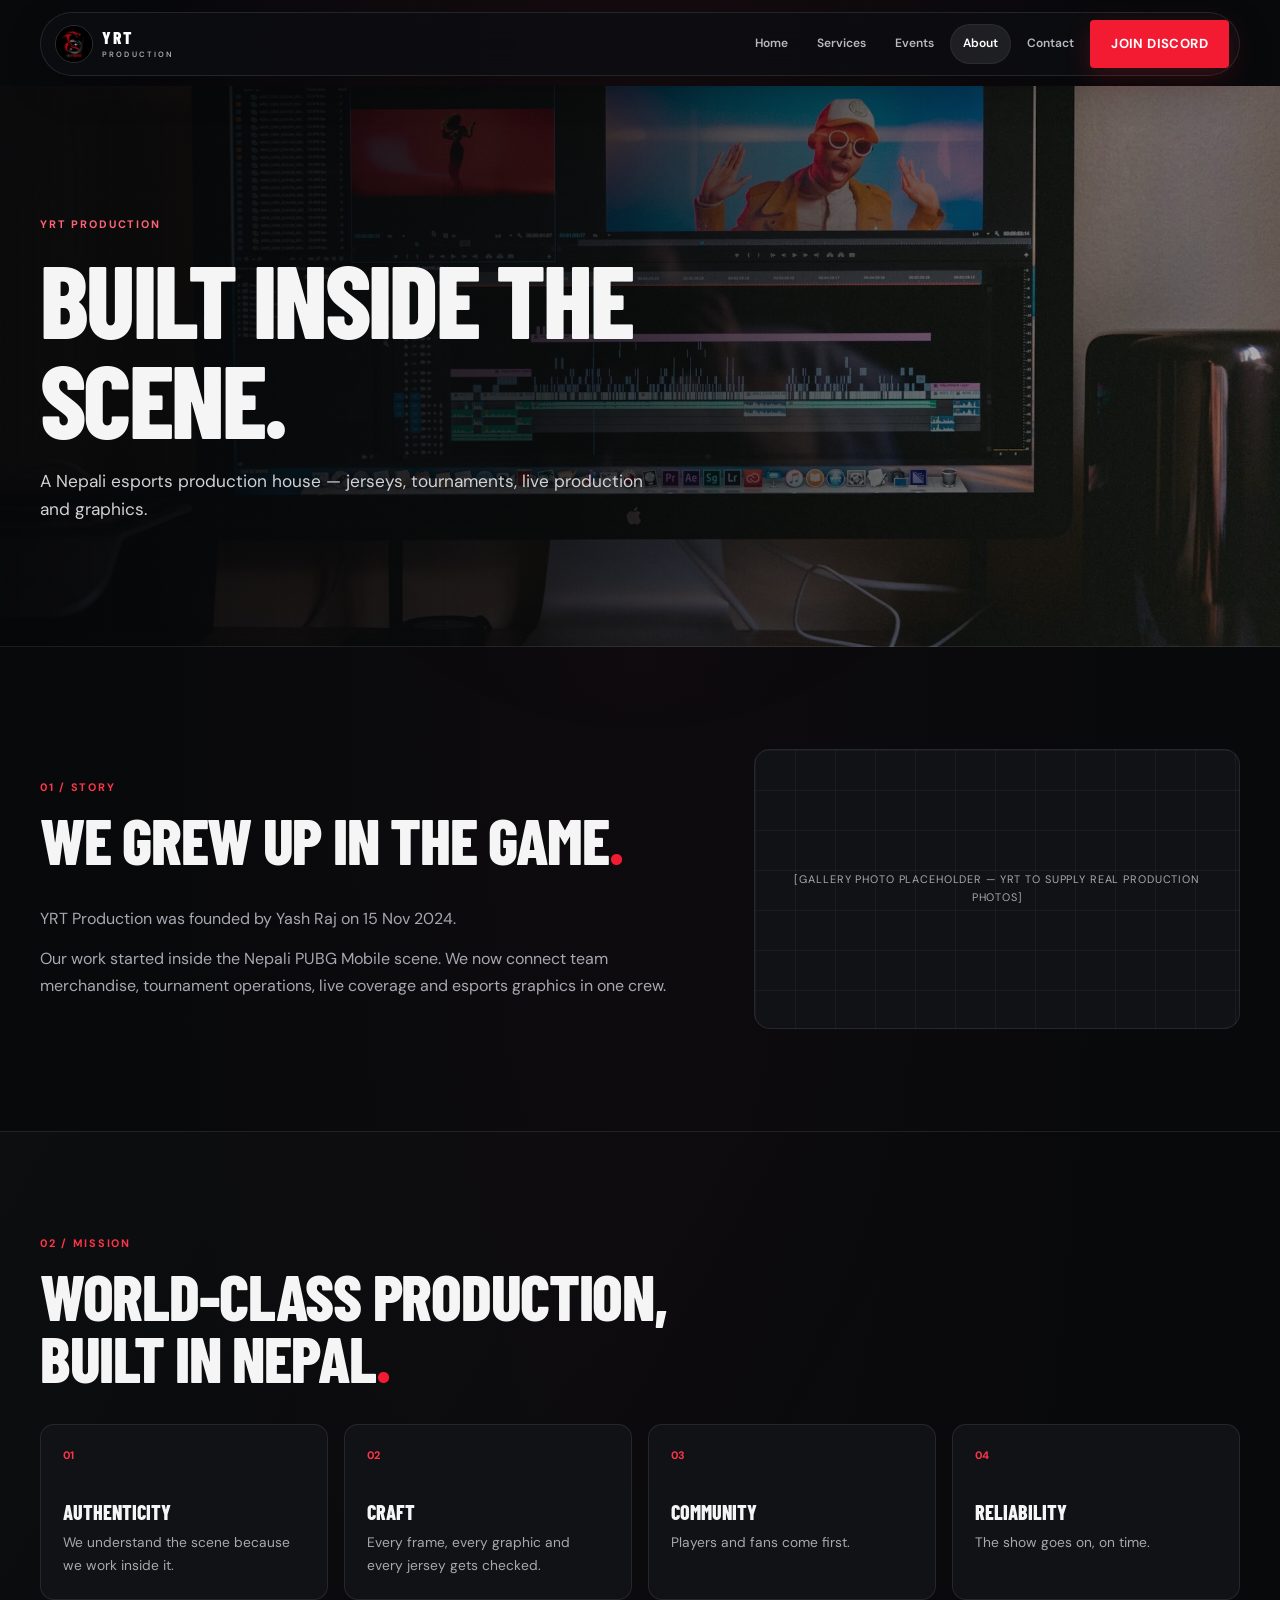
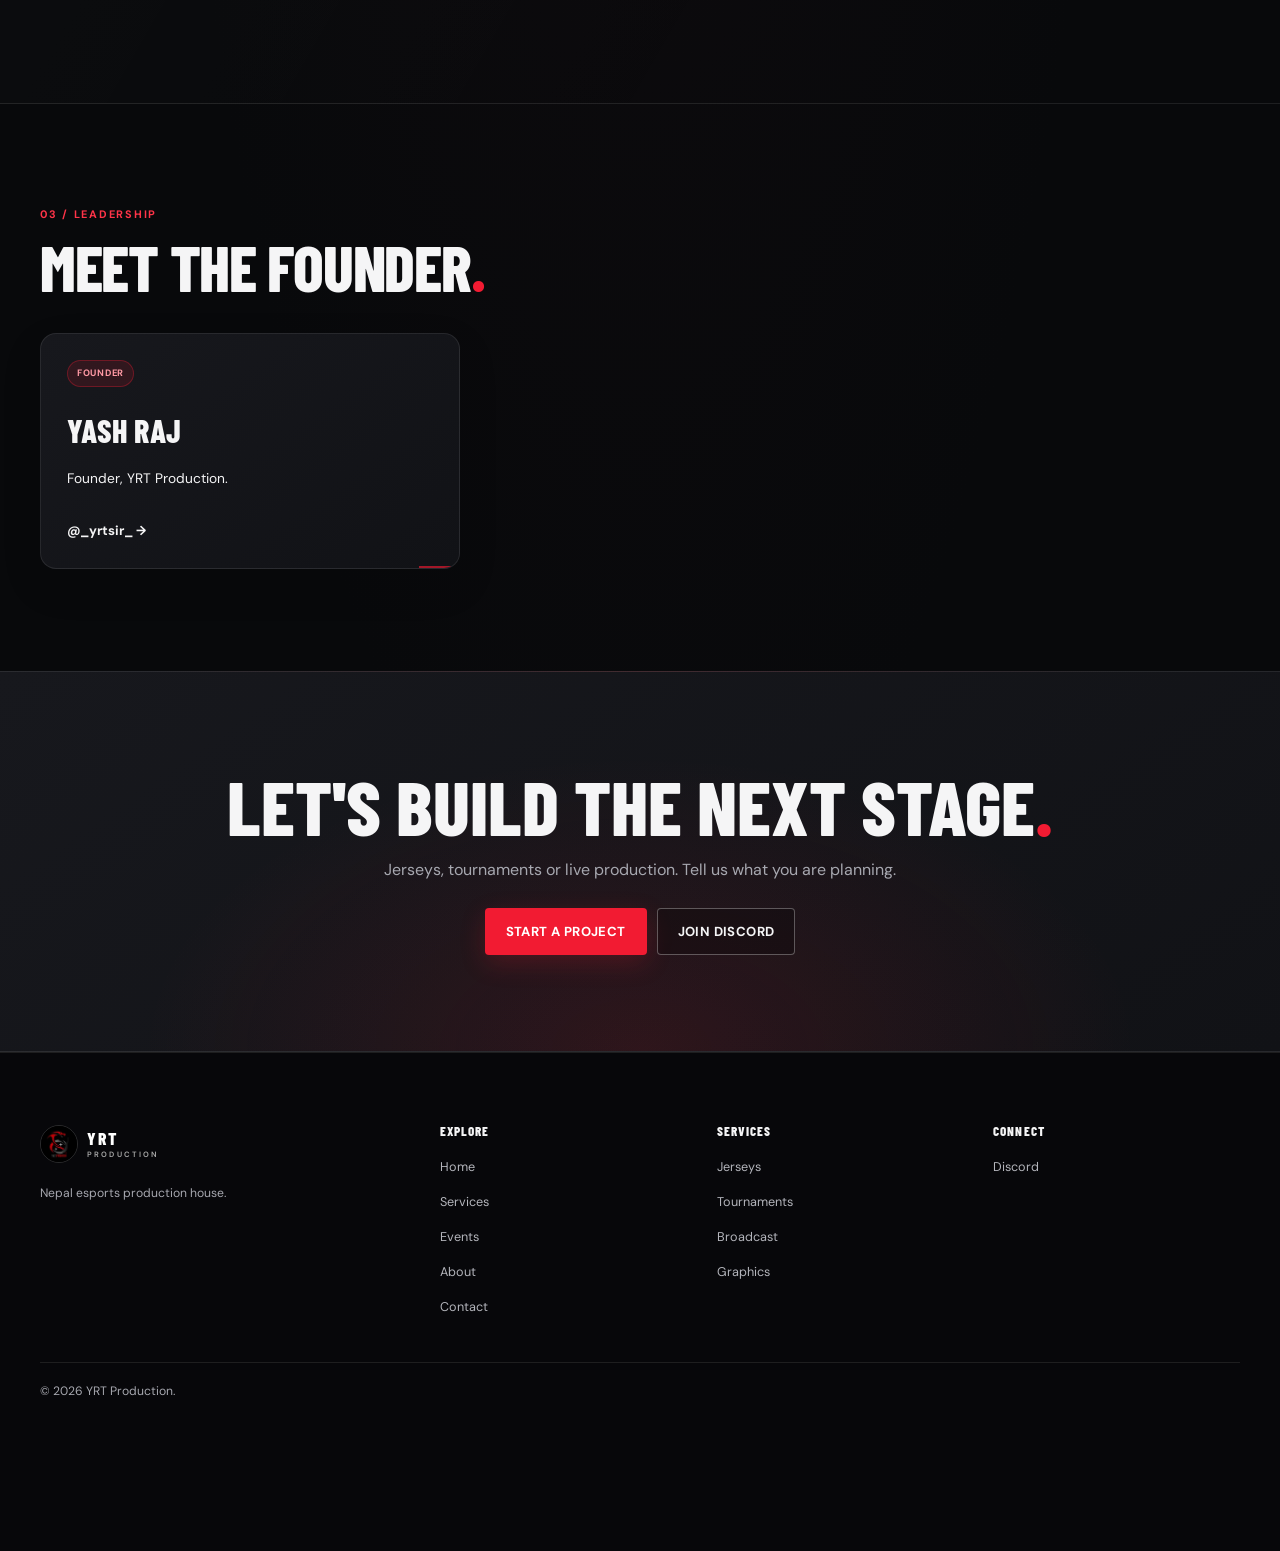
<file: about.html>
<!doctype html><html lang="en"><head><meta charset="UTF-8"><meta name="viewport" content="width=device-width,initial-scale=1"><title>About — YRT Production</title><link rel="icon" href="img/logo.jpg"><link rel="preconnect" href="https://fonts.googleapis.com"><link rel="preconnect" href="https://fonts.gstatic.com" crossorigin><link href="https://fonts.googleapis.com/css2?family=Barlow+Condensed:wght@500;600;700;800;900&family=DM+Sans:wght@400;500;600;700&display=swap" rel="stylesheet"><link rel="stylesheet" href="style.css"></head>
<body><header class="site-header"><div class="wrap nav"><a class="brand" href="index.html"><img src="img/logo.jpg" alt=""><span class="brand-text">YRT <b>Production</b></span></a><nav class="nav-links"><a class="nav-link" href="index.html">Home</a><a class="nav-link" href="services.html">Services</a><a class="nav-link" href="events.html">Events</a><a class="nav-link active" href="about.html">About</a><a class="nav-link" href="contact.html">Contact</a><a class="btn btn-primary" href="https://discord.gg/3MWQ8cHmy3" target="_blank" rel="noopener">Join Discord</a></nav><button class="nav-toggle" type="button" aria-label="Open menu" aria-expanded="false"><span></span><span></span><span></span></button></div><nav class="mobile-menu"><a href="index.html">Home</a><a href="services.html">Services</a><a href="events.html">Events</a><a href="about.html">About</a><a href="contact.html">Contact</a><a class="btn btn-primary" href="https://discord.gg/3MWQ8cHmy3" target="_blank" rel="noopener">Join Discord</a></nav></header>
<main><section class="page-hero compact"><div class="wrap page-hero-inner"><span class="kicker">YRT Production</span><h1>Built inside the scene.</h1><p>A Nepali esports production house — jerseys, tournaments, live production and graphics.</p></div></section>
<section class="section"><div class="wrap about-story"><div><header class="section-header"><span class="kicker">01 / Story</span><h2>We grew up in the game<span class="red">.</span></h2></header><p>YRT Production was founded by Yash Raj on 15 Nov 2024.</p><p>Our work started inside the Nepali PUBG Mobile scene. We now connect team merchandise, tournament operations, live coverage and esports graphics in one crew.</p></div><aside class="placeholder-banner">[GALLERY PHOTO PLACEHOLDER — YRT to supply real production photos]</aside></div></section>
<section class="section alt"><div class="wrap"><header class="section-header"><span class="kicker">02 / Mission</span><h2>World-class production, built in Nepal<span class="red">.</span></h2></header><div class="values-grid"><article class="value-card"><span>01</span><h3>Authenticity</h3><p>We understand the scene because we work inside it.</p></article><article class="value-card"><span>02</span><h3>Craft</h3><p>Every frame, every graphic and every jersey gets checked.</p></article><article class="value-card"><span>03</span><h3>Community</h3><p>Players and fans come first.</p></article><article class="value-card"><span>04</span><h3>Reliability</h3><p>The show goes on, on time.</p></article></div></div></section>
<section class="section"><div class="wrap"><header class="section-header"><span class="kicker">03 / Leadership</span><h2>Meet the founder<span class="red">.</span></h2></header><article class="card" style="max-width:420px"><span class="tag">Founder</span><h3 style="margin:16px 0 8px;font-size:2rem">Yash Raj</h3><p style="color:var(--neutral-300)">Founder, YRT Production.</p><a class="text-link" style="margin-top:18px" href="https://www.instagram.com/_yrtsir_/" target="_blank" rel="noopener">@_yrtsir_ →</a></article></div></section>
<section class="cta-band"><h2>Let's build the next stage<span class="red">.</span></h2><p>Jerseys, tournaments or live production. Tell us what you are planning.</p><div class="hero-actions" style="justify-content:center"><a class="btn btn-primary" href="contact.html">Start a project</a><a class="btn btn-ghost" href="https://discord.gg/3MWQ8cHmy3" target="_blank" rel="noopener">Join Discord</a></div></section></main>
<footer class="site-footer"><div class="wrap"><div class="footer-grid"><div><a class="brand" href="index.html"><img src="img/logo.jpg" alt=""><span class="brand-text">YRT <b>Production</b></span></a><p>Nepal esports production house.</p></div><div><h3>Explore</h3><a href="index.html">Home</a><a href="services.html">Services</a><a href="events.html">Events</a><a href="about.html">About</a><a href="contact.html">Contact</a></div><div><h3>Services</h3><a href="services/jersey-production.html">Jerseys</a><a href="services/tournament-management.html">Tournaments</a><a href="services/production-broadcast.html">Broadcast</a><a href="services/graphic-design.html">Graphics</a></div><div><h3>Connect</h3><a href="https://discord.gg/3MWQ8cHmy3" target="_blank" rel="noopener">Discord</a></div></div><div class="footer-bottom">© <span data-year></span> YRT Production.</div></div></footer><div class="action-bar"><a class="btn btn-primary" href="https://discord.gg/3MWQ8cHmy3" target="_blank" rel="noopener">Join Discord</a><a class="btn btn-ghost" href="contact.html">Start a project</a></div><script src="script.js"></script></body></html>
</file>
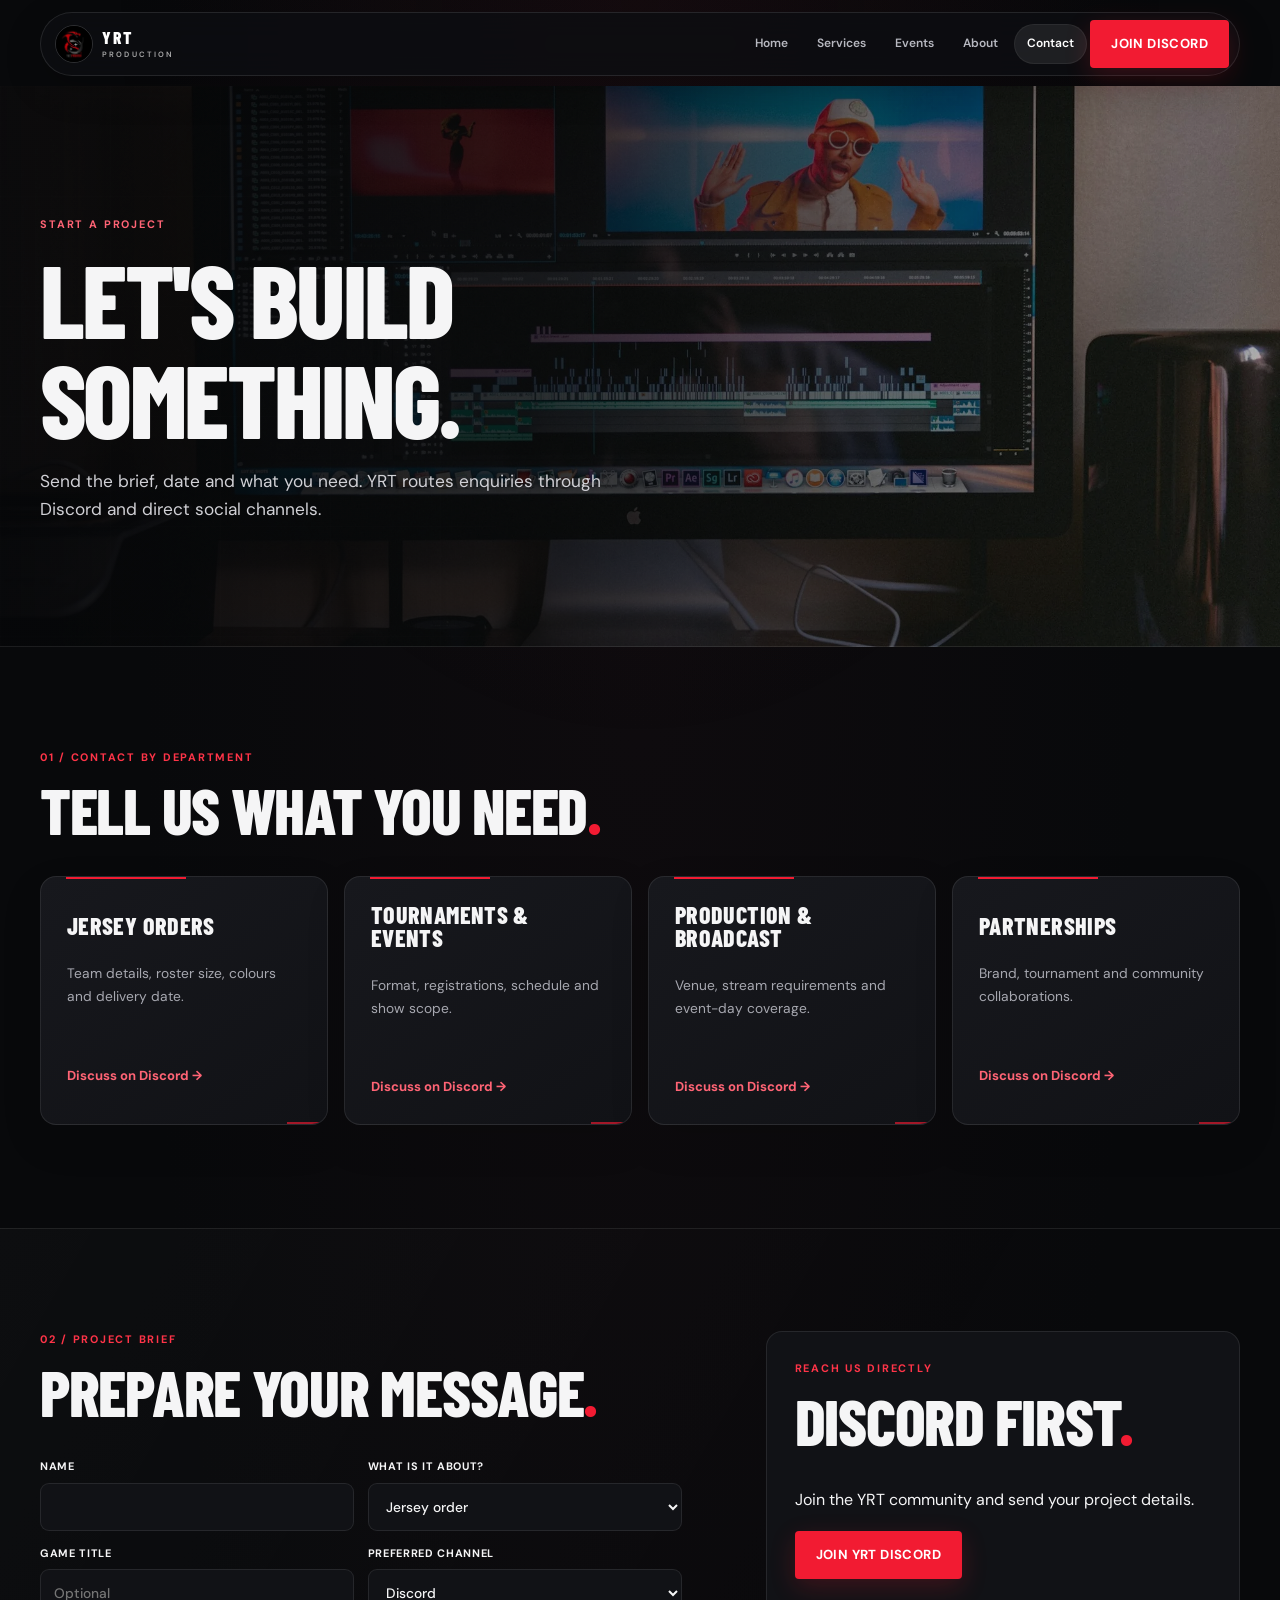
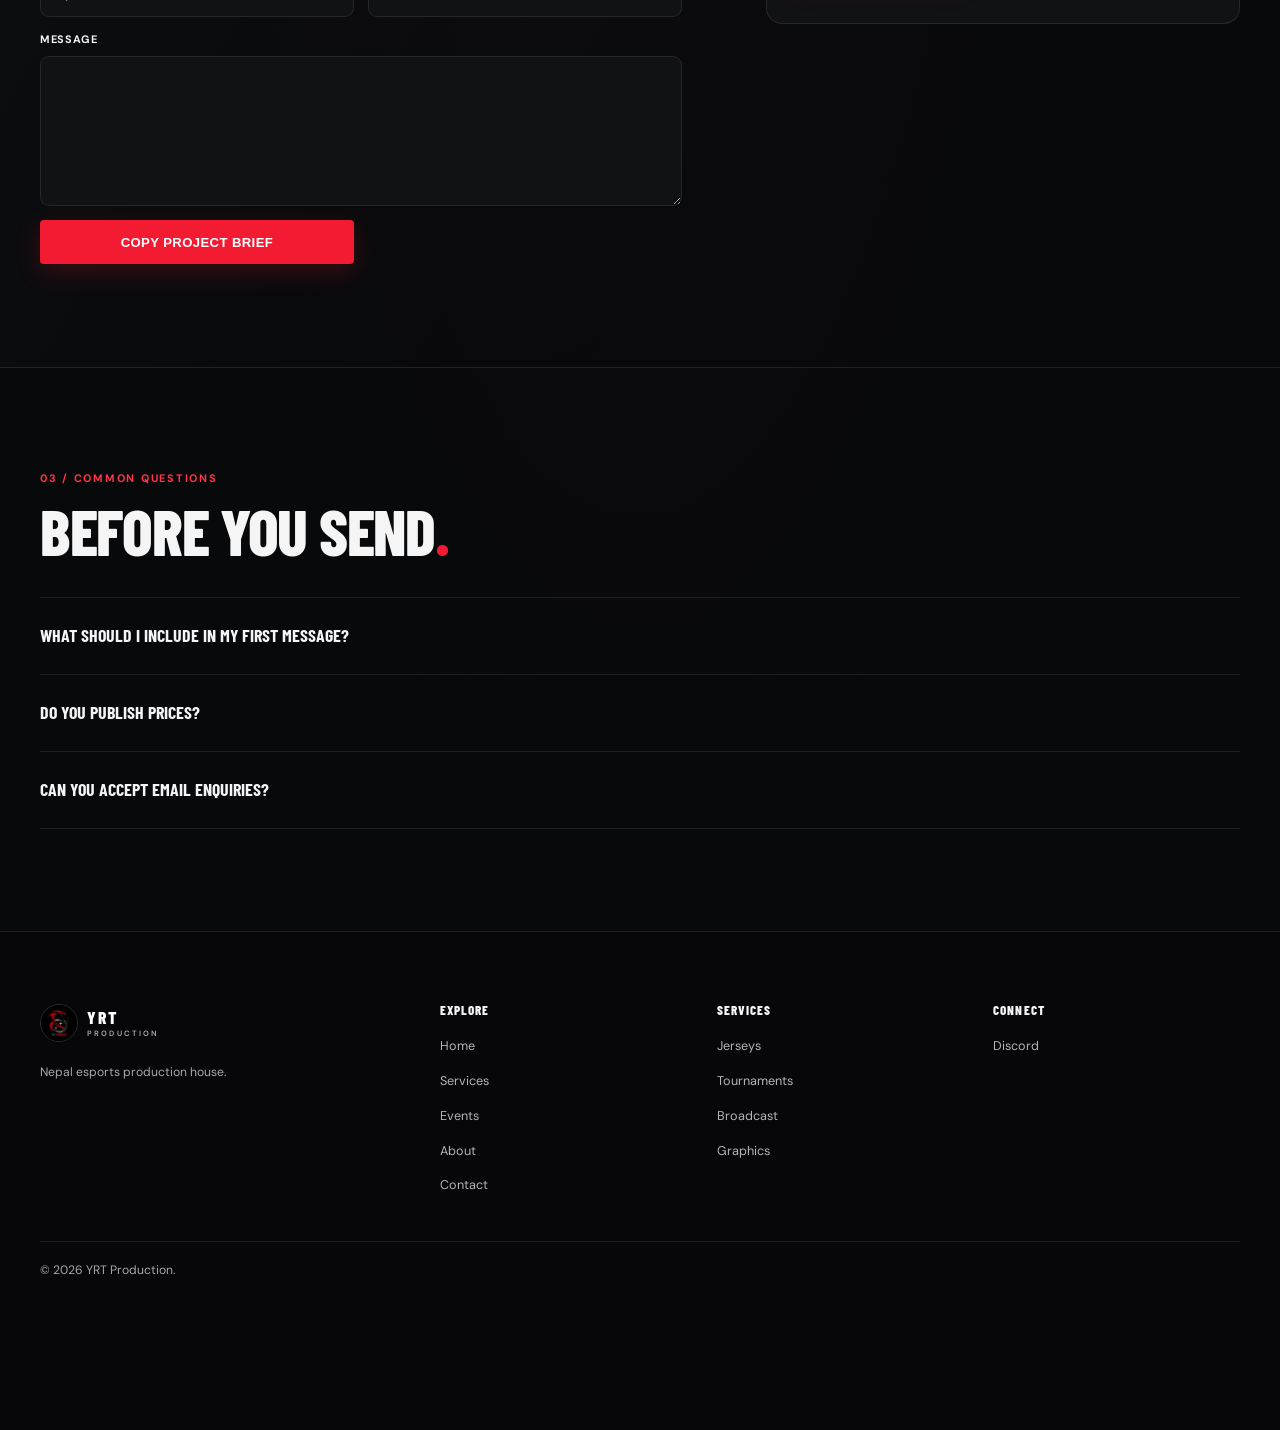
<file: contact.html>
<!doctype html><html lang="en"><head><meta charset="UTF-8"><meta name="viewport" content="width=device-width,initial-scale=1"><title>Contact — YRT Production</title><link rel="icon" href="img/logo.jpg"><link rel="preconnect" href="https://fonts.googleapis.com"><link rel="preconnect" href="https://fonts.gstatic.com" crossorigin><link href="https://fonts.googleapis.com/css2?family=Barlow+Condensed:wght@500;600;700;800;900&family=DM+Sans:wght@400;500;600;700&display=swap" rel="stylesheet"><link rel="stylesheet" href="style.css"></head>
<body><header class="site-header"><div class="wrap nav"><a class="brand" href="index.html"><img src="img/logo.jpg" alt=""><span class="brand-text">YRT <b>Production</b></span></a><nav class="nav-links"><a class="nav-link" href="index.html">Home</a><a class="nav-link" href="services.html">Services</a><a class="nav-link" href="events.html">Events</a><a class="nav-link" href="about.html">About</a><a class="nav-link active" href="contact.html">Contact</a><a class="btn btn-primary" href="https://discord.gg/3MWQ8cHmy3" target="_blank" rel="noopener">Join Discord</a></nav><button class="nav-toggle" type="button" aria-label="Open menu" aria-expanded="false"><span></span><span></span><span></span></button></div><nav class="mobile-menu"><a href="index.html">Home</a><a href="services.html">Services</a><a href="events.html">Events</a><a href="about.html">About</a><a href="contact.html">Contact</a><a class="btn btn-primary" href="https://discord.gg/3MWQ8cHmy3" target="_blank" rel="noopener">Join Discord</a></nav></header>
<main><section class="page-hero compact"><div class="wrap page-hero-inner"><span class="kicker">Start a project</span><h1>Let's build something.</h1><p>Send the brief, date and what you need. YRT routes enquiries through Discord and direct social channels.</p></div></section>
<section class="section"><div class="wrap"><header class="section-header"><span class="kicker">01 / Contact by department</span><h2>Tell us what you need<span class="red">.</span></h2></header><div class="contact-grid"><article class="card contact-card"><h3>Jersey orders</h3><p>Team details, roster size, colours and delivery date.</p><a class="text-link" href="https://discord.gg/3MWQ8cHmy3" target="_blank" rel="noopener">Discuss on Discord →</a></article><article class="card contact-card"><h3>Tournaments &amp; events</h3><p>Format, registrations, schedule and show scope.</p><a class="text-link" href="https://discord.gg/3MWQ8cHmy3" target="_blank" rel="noopener">Discuss on Discord →</a></article><article class="card contact-card"><h3>Production &amp; broadcast</h3><p>Venue, stream requirements and event-day coverage.</p><a class="text-link" href="https://discord.gg/3MWQ8cHmy3" target="_blank" rel="noopener">Discuss on Discord →</a></article><article class="card contact-card"><h3>Partnerships</h3><p>Brand, tournament and community collaborations.</p><a class="text-link" href="https://discord.gg/3MWQ8cHmy3" target="_blank" rel="noopener">Discuss on Discord →</a></article></div></div></section>
<section class="section alt"><div class="wrap split-layout"><div><header class="section-header"><span class="kicker">02 / Project brief</span><h2>Prepare your message<span class="red">.</span></h2></header><form class="contact-form" id="brief-form"><div class="form-field"><label for="name">Name</label><input id="name" name="name" required></div><div class="form-field"><label for="topic">What is it about?</label><select id="topic" name="topic"><option>Jersey order</option><option>Tournament</option><option>Production</option><option>Graphic design</option><option>Partnership</option><option>Other</option></select></div><div class="form-field"><label for="game">Game title</label><input id="game" name="game" placeholder="Optional"></div><div class="form-field"><label for="channel">Preferred channel</label><select id="channel" name="channel"><option>Discord</option><option>Instagram</option></select></div><div class="form-field full"><label for="message">Message</label><textarea id="message" name="message" required></textarea></div><button class="btn btn-primary" type="button" id="copy-brief">Copy project brief</button></form></div><aside><header class="section-header"><span class="kicker">Reach us directly</span><h2>Discord first<span class="red">.</span></h2></header><p style="color:var(--neutral-300);margin-bottom:18px">Join the YRT community and send your project details.</p><a class="btn btn-primary" href="https://discord.gg/3MWQ8cHmy3" target="_blank" rel="noopener">Join YRT Discord</a><p id="copy-status" style="margin-top:16px;color:var(--neutral-300)" aria-live="polite"></p></aside></div></section>
<section class="section"><div class="wrap"><header class="section-header"><span class="kicker">03 / Common questions</span><h2>Before you send<span class="red">.</span></h2></header><div class="faq-list"><details><summary>What should I include in my first message?</summary><p>Share what you need, your dates or deadline, team or event size, and any reference files or ideas you already have.</p></details><details><summary>Do you publish prices?</summary><p>Pricing is confirmed after YRT reviews the project scope.</p></details><details><summary>Can you accept email enquiries?</summary><p>YRT does not have a confirmed public email address. Use Discord or a confirmed social channel.</p></details></div></div></section></main>
<footer class="site-footer"><div class="wrap"><div class="footer-grid"><div><a class="brand" href="index.html"><img src="img/logo.jpg" alt=""><span class="brand-text">YRT <b>Production</b></span></a><p>Nepal esports production house.</p></div><div><h3>Explore</h3><a href="index.html">Home</a><a href="services.html">Services</a><a href="events.html">Events</a><a href="about.html">About</a><a href="contact.html">Contact</a></div><div><h3>Services</h3><a href="services/jersey-production.html">Jerseys</a><a href="services/tournament-management.html">Tournaments</a><a href="services/production-broadcast.html">Broadcast</a><a href="services/graphic-design.html">Graphics</a></div><div><h3>Connect</h3><a href="https://discord.gg/3MWQ8cHmy3" target="_blank" rel="noopener">Discord</a></div></div><div class="footer-bottom">© <span data-year></span> YRT Production.</div></div></footer><div class="action-bar"><a class="btn btn-primary" href="https://discord.gg/3MWQ8cHmy3" target="_blank" rel="noopener">Join Discord</a><a class="btn btn-ghost" href="#brief-form">Send brief</a></div><script src="script.js"></script><script>document.getElementById('copy-brief').addEventListener('click',function(){var f=document.getElementById('brief-form');var text='Name: '+f.name.value+'\nTopic: '+f.topic.value+'\nGame: '+f.game.value+'\nPreferred channel: '+f.channel.value+'\nMessage: '+f.message.value;navigator.clipboard.writeText(text).then(function(){document.getElementById('copy-status').textContent='Brief copied. Paste it into Discord.';});});</script></body></html>
</file>
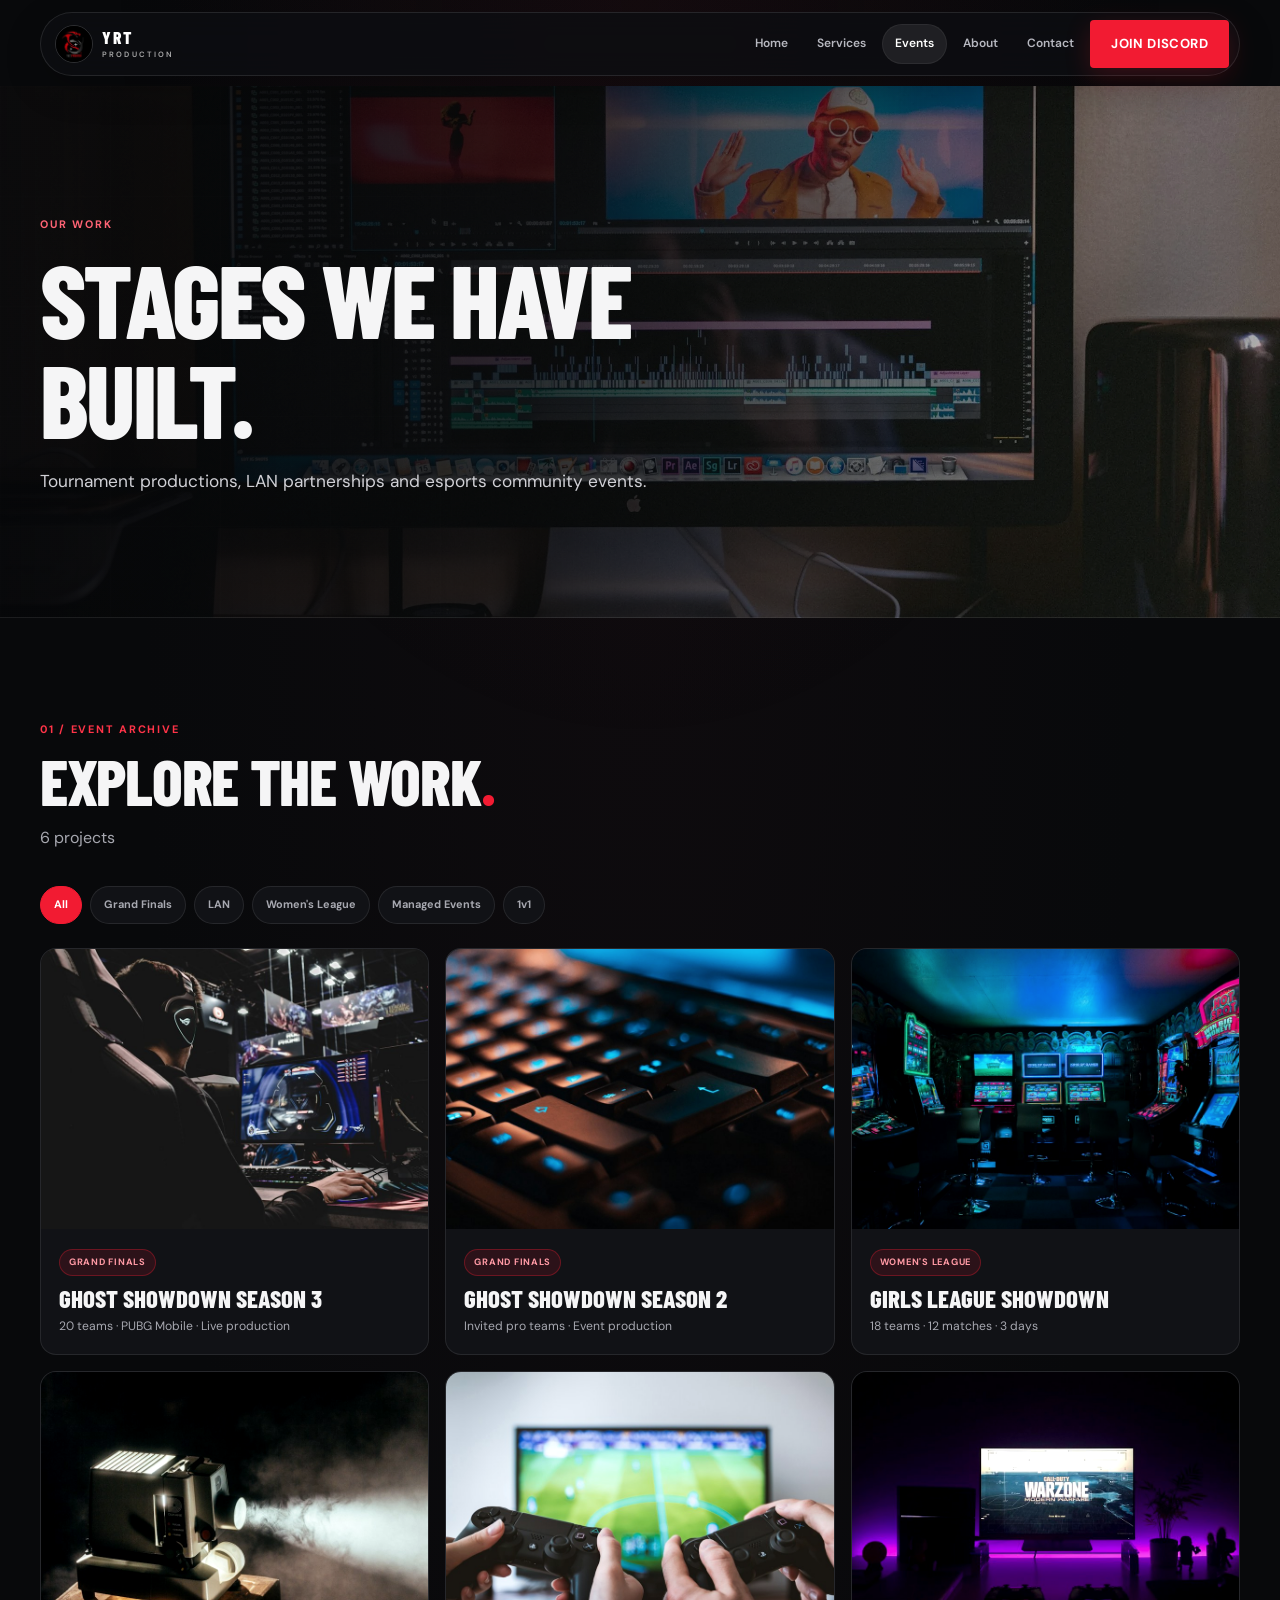
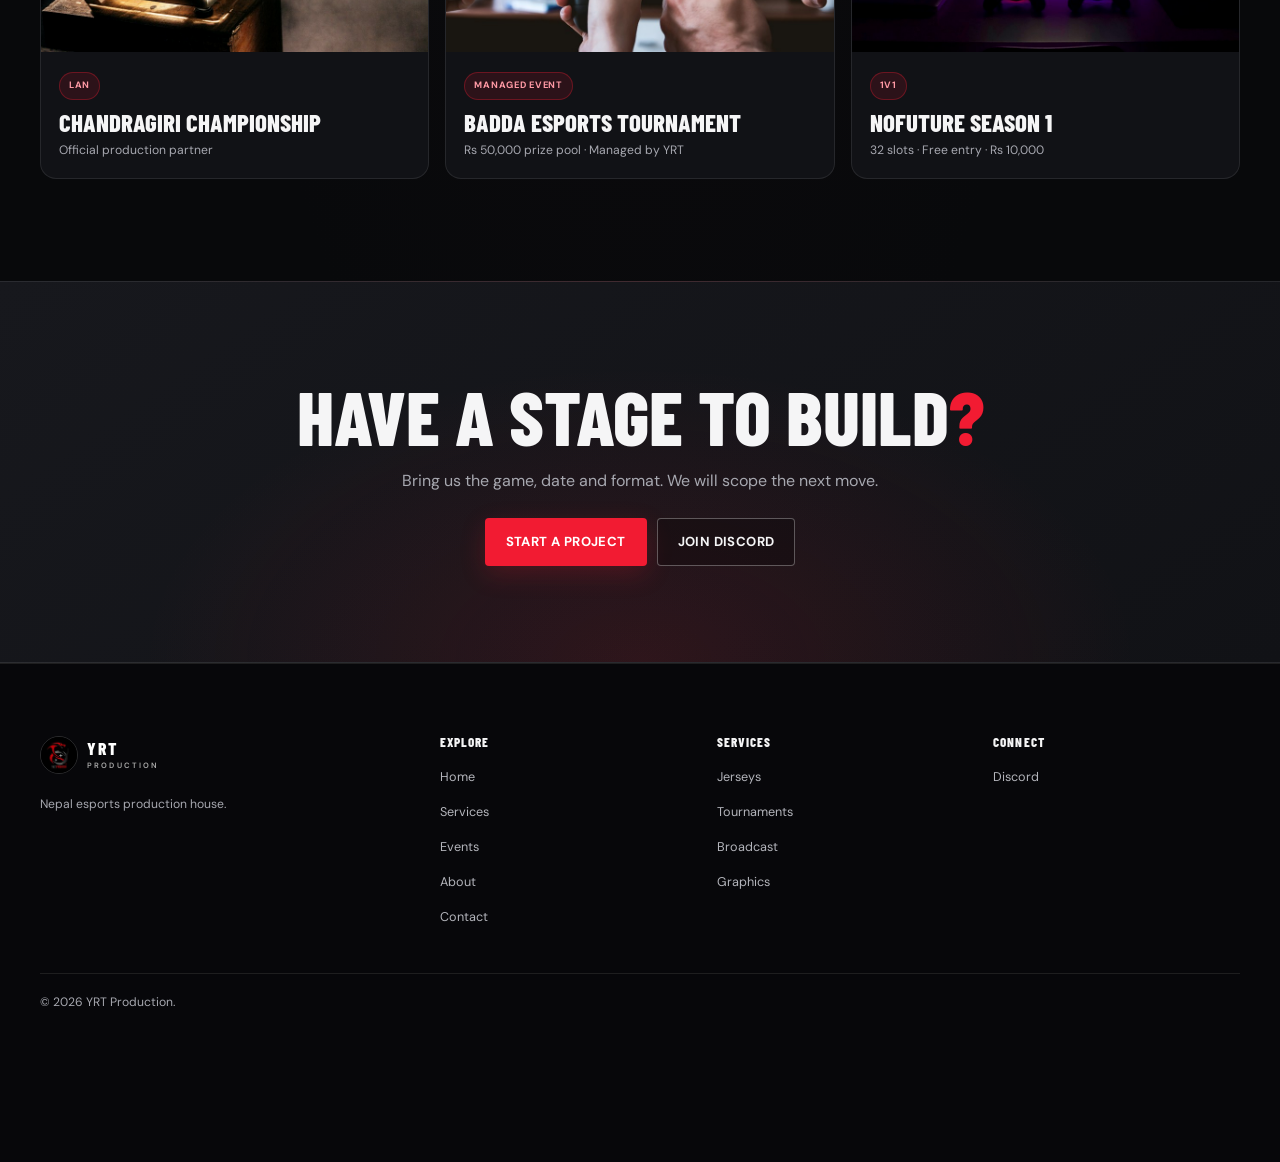
<file: events.html>
<!doctype html>
<html lang="en">
<head><meta charset="UTF-8"><meta name="viewport" content="width=device-width,initial-scale=1"><title>Events — YRT Production</title><meta name="description" content="Tournaments and live esports productions by YRT Production."><link rel="icon" href="img/logo.jpg"><link rel="preconnect" href="https://fonts.googleapis.com"><link rel="preconnect" href="https://fonts.gstatic.com" crossorigin><link href="https://fonts.googleapis.com/css2?family=Barlow+Condensed:wght@500;600;700;800;900&family=DM+Sans:wght@400;500;600;700&display=swap" rel="stylesheet"><link rel="stylesheet" href="style.css"></head>
<body>
<header class="site-header"><div class="wrap nav"><a class="brand" href="index.html"><img src="img/logo.jpg" alt=""><span class="brand-text">YRT <b>Production</b></span></a><nav class="nav-links" aria-label="Main"><a class="nav-link" href="index.html">Home</a><a class="nav-link" href="services.html">Services</a><a class="nav-link active" href="events.html">Events</a><a class="nav-link" href="about.html">About</a><a class="nav-link" href="contact.html">Contact</a><a class="btn btn-primary" href="https://discord.gg/3MWQ8cHmy3" target="_blank" rel="noopener">Join Discord</a></nav><button class="nav-toggle" type="button" aria-label="Open menu" aria-expanded="false"><span></span><span></span><span></span></button></div><nav class="mobile-menu"><a href="index.html">Home</a><a href="services.html">Services</a><a href="events.html">Events</a><a href="about.html">About</a><a href="contact.html">Contact</a><a class="btn btn-primary" href="https://discord.gg/3MWQ8cHmy3" target="_blank" rel="noopener">Join Discord</a></nav></header>
<main><section class="page-hero compact"><div class="wrap page-hero-inner"><span class="kicker">Our work</span><h1>Stages we have built.</h1><p>Tournament productions, LAN partnerships and esports community events.</p></div></section>
<section class="section"><div class="wrap"><header class="section-header"><span class="kicker">01 / Event archive</span><h2>Explore the work<span class="red">.</span></h2><p><span data-filter-count>6 projects</span></p></header><div class="filter-pills" aria-label="Filter events"><button class="filter-btn active" data-filter="all">All</button><button class="filter-btn" data-filter="grand">Grand Finals</button><button class="filter-btn" data-filter="lan">LAN</button><button class="filter-btn" data-filter="women">Women's League</button><button class="filter-btn" data-filter="managed">Managed Events</button><button class="filter-btn" data-filter="tdm">1v1</button></div>
<div class="event-grid">
<a class="event-card" data-category="grand" href="https://www.instagram.com/p/Dd6UPa0k8MR/" target="_blank" rel="noopener"><img src="img/event-ghost.jpg" alt="Ghost Showdown Season 3 Grand Finals"><div class="event-content"><span class="tag">Grand Finals</span><h3>Ghost Showdown Season 3</h3><p>20 teams · PUBG Mobile · Live production</p></div></a>
<a class="event-card" data-category="grand" href="https://www.instagram.com/p/Dd6IGq3kx3I/" target="_blank" rel="noopener"><img src="img/event-finals.jpg" alt="Ghost Showdown Season 2"><div class="event-content"><span class="tag">Grand Finals</span><h3>Ghost Showdown Season 2</h3><p>Invited pro teams · Event production</p></div></a>
<a class="event-card" data-category="women" href="https://www.instagram.com/reel/DUP4SJ9k_7F/" target="_blank" rel="noopener"><img src="img/event-league.jpg" alt="Girls League Showdown"><div class="event-content"><span class="tag">Women's League</span><h3>Girls League Showdown</h3><p>18 teams · 12 matches · 3 days</p></div></a>
<a class="event-card" data-category="lan" href="https://www.instagram.com/p/DfMHH7wODCs/" target="_blank" rel="noopener"><img src="img/event-lan.jpg" alt="Chandragiri Championship"><div class="event-content"><span class="tag">LAN</span><h3>Chandragiri Championship</h3><p>Official production partner</p></div></a>
<a class="event-card" data-category="managed" href="https://www.instagram.com/p/DQOOp4zEnwY/" target="_blank" rel="noopener"><img src="img/event-badda.jpg" alt="BADDA Esports Tournament"><div class="event-content"><span class="tag">Managed Event</span><h3>BADDA Esports Tournament</h3><p>Rs 50,000 prize pool · Managed by YRT</p></div></a>
<a class="event-card" data-category="tdm" href="https://www.instagram.com/p/Ddp9008E6b3/" target="_blank" rel="noopener"><img src="img/event-tdm.jpg" alt="NOFUTURE 1v1 TDM"><div class="event-content"><span class="tag">1v1</span><h3>NOFUTURE Season 1</h3><p>32 slots · Free entry · Rs 10,000</p></div></a>
</div></div></section>
<section class="cta-band"><h2>Have a stage to build<span class="red">?</span></h2><p>Bring us the game, date and format. We will scope the next move.</p><div class="hero-actions" style="justify-content:center"><a class="btn btn-primary" href="contact.html">Start a project</a><a class="btn btn-ghost" href="https://discord.gg/3MWQ8cHmy3" target="_blank" rel="noopener">Join Discord</a></div></section>
</main>
<footer class="site-footer"><div class="wrap"><div class="footer-grid"><div><a class="brand" href="index.html"><img src="img/logo.jpg" alt=""><span class="brand-text">YRT <b>Production</b></span></a><p>Nepal esports production house.</p></div><div><h3>Explore</h3><a href="index.html">Home</a><a href="services.html">Services</a><a href="events.html">Events</a><a href="about.html">About</a><a href="contact.html">Contact</a></div><div><h3>Services</h3><a href="services/jersey-production.html">Jerseys</a><a href="services/tournament-management.html">Tournaments</a><a href="services/production-broadcast.html">Broadcast</a><a href="services/graphic-design.html">Graphics</a></div><div><h3>Connect</h3><a href="https://discord.gg/3MWQ8cHmy3" target="_blank" rel="noopener">Discord</a></div></div><div class="footer-bottom">© <span data-year></span> YRT Production.</div></div></footer>
<div class="action-bar"><a class="btn btn-primary" href="https://discord.gg/3MWQ8cHmy3" target="_blank" rel="noopener">Join Discord</a><a class="btn btn-ghost" href="contact.html">Start a project</a></div><script src="script.js"></script></body></html>
</file>
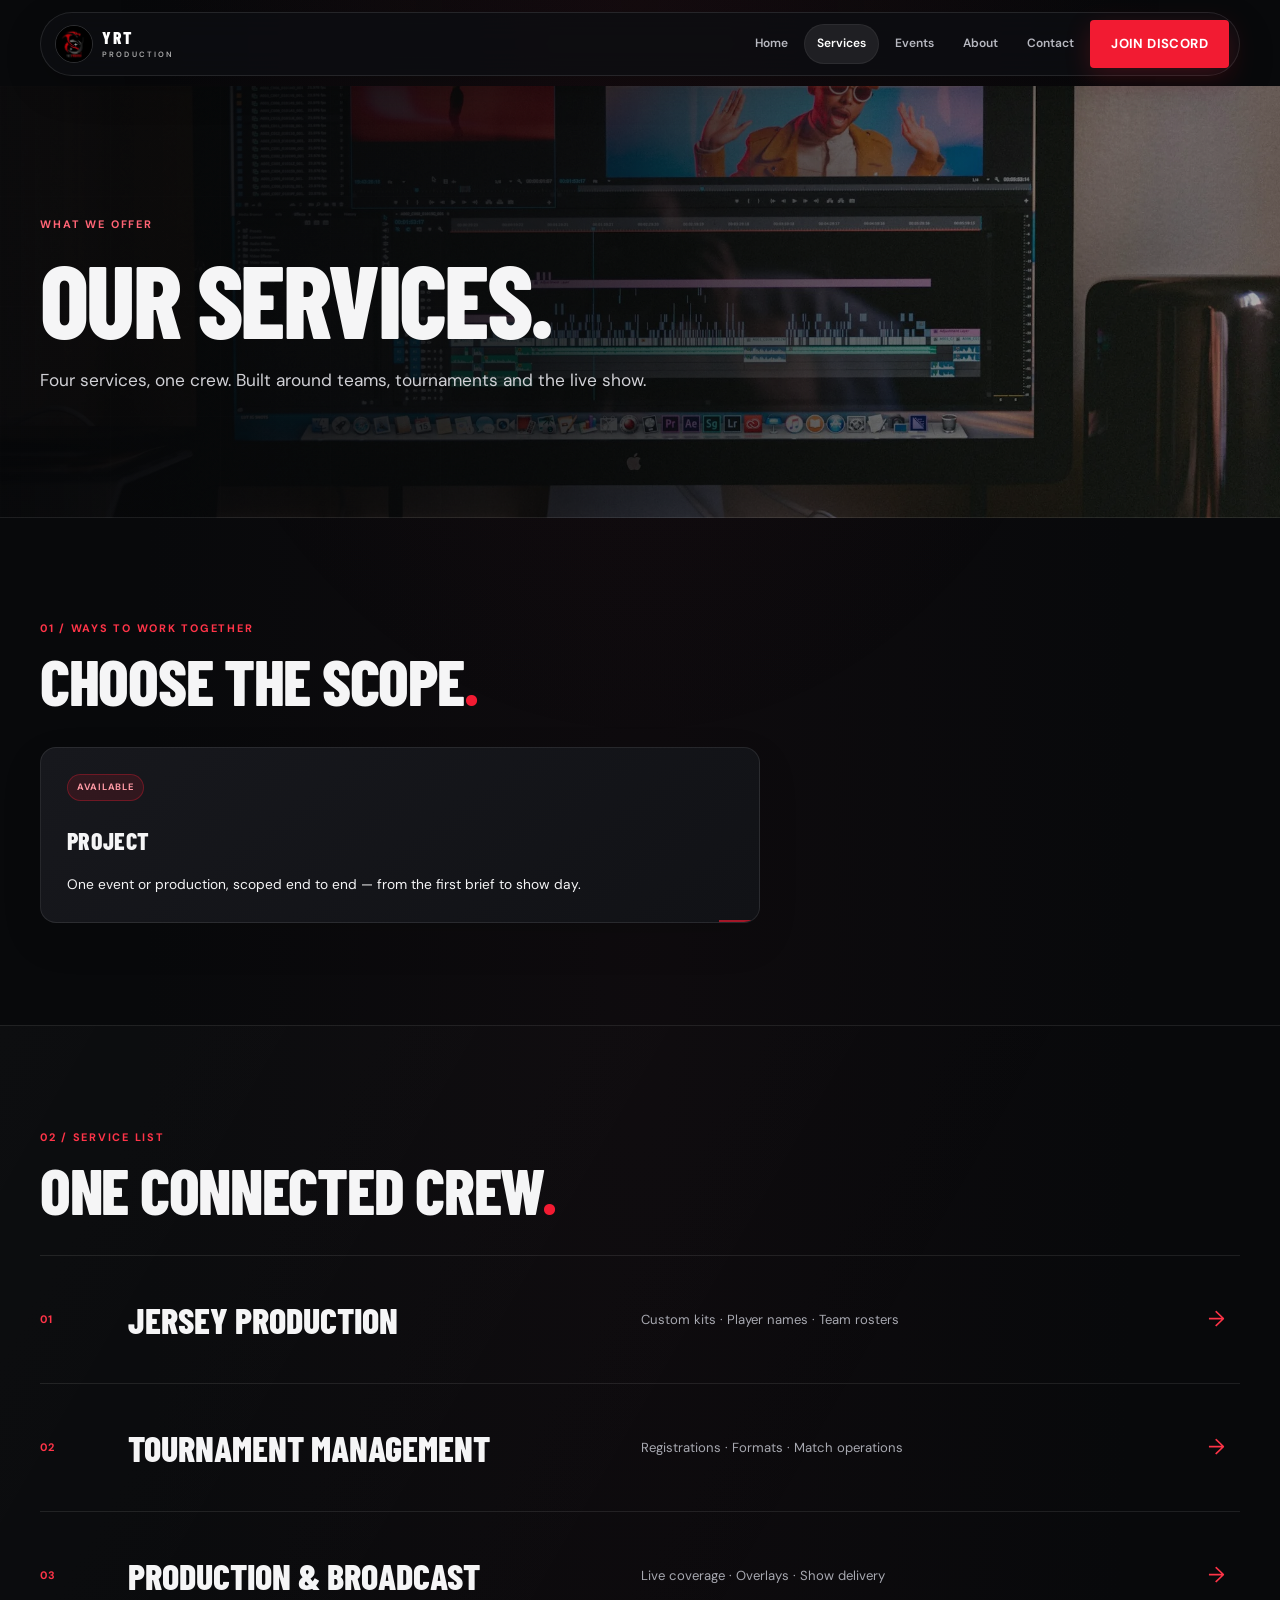
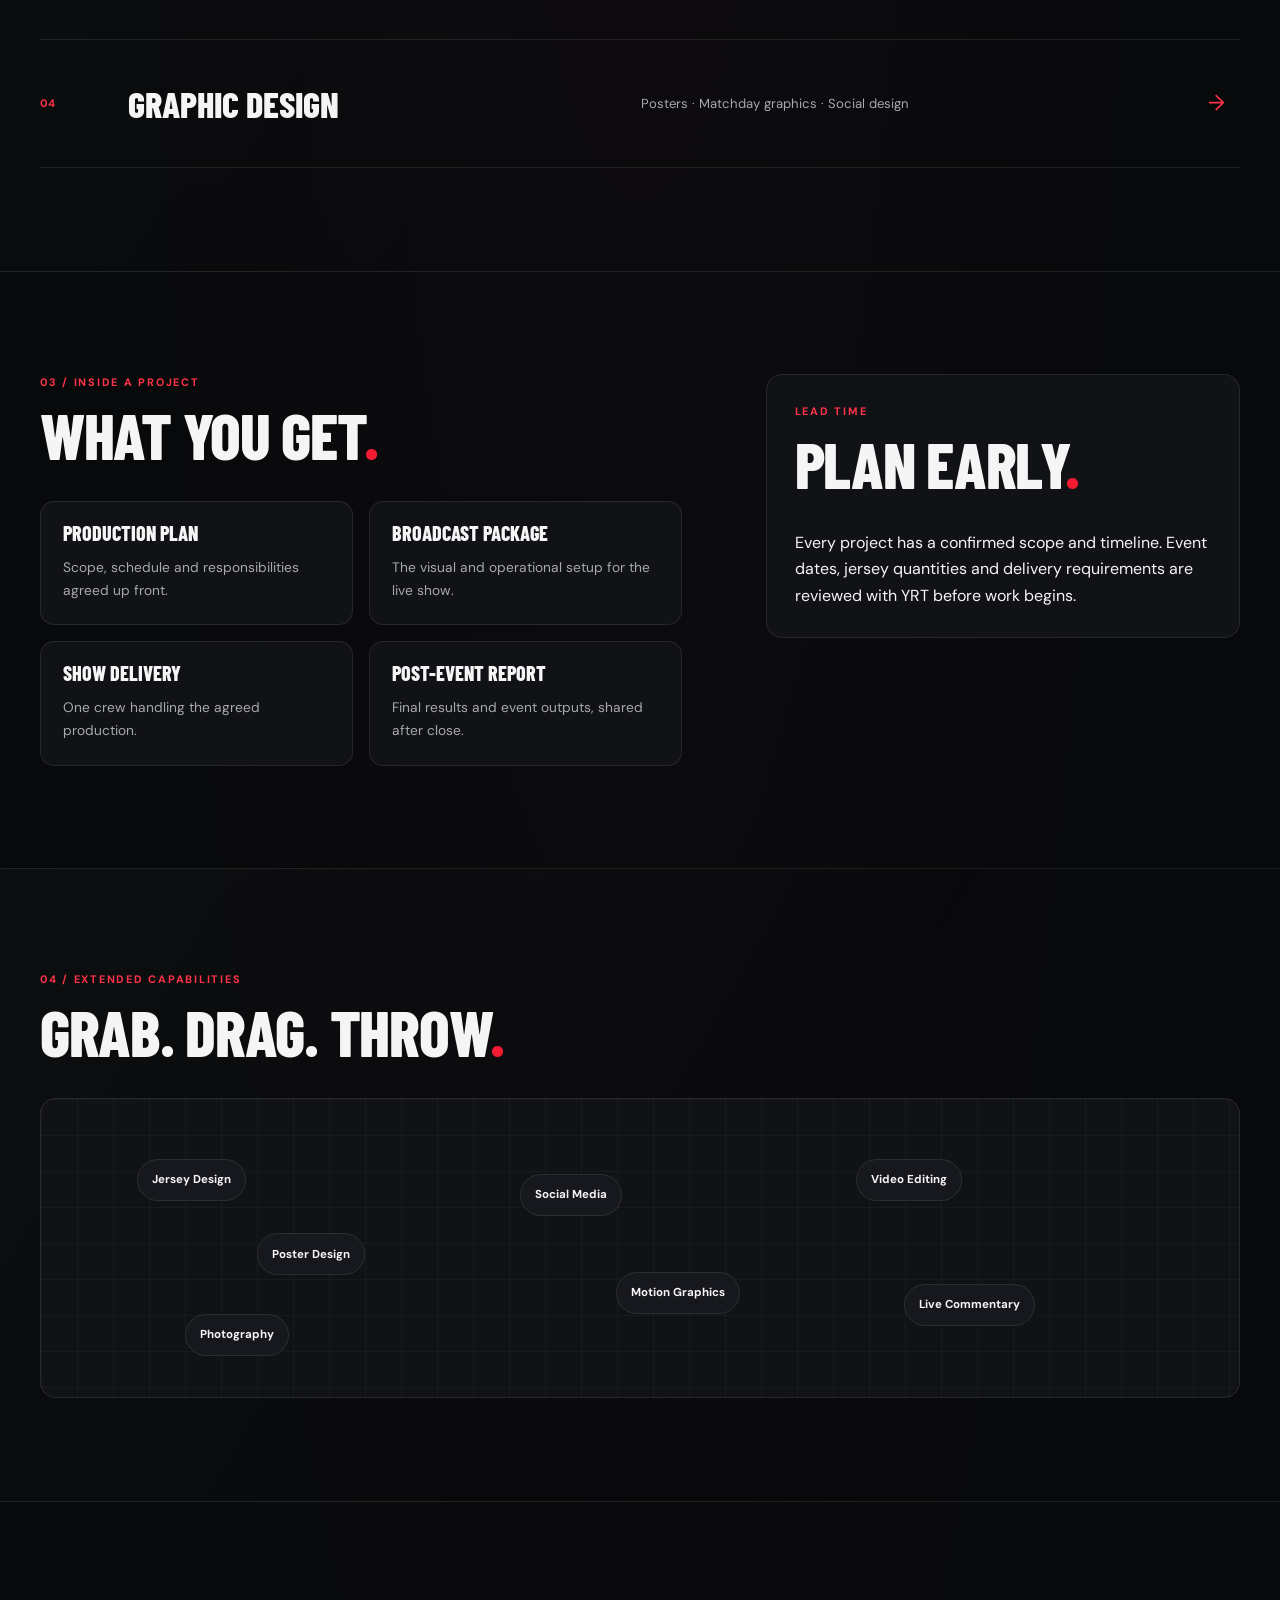
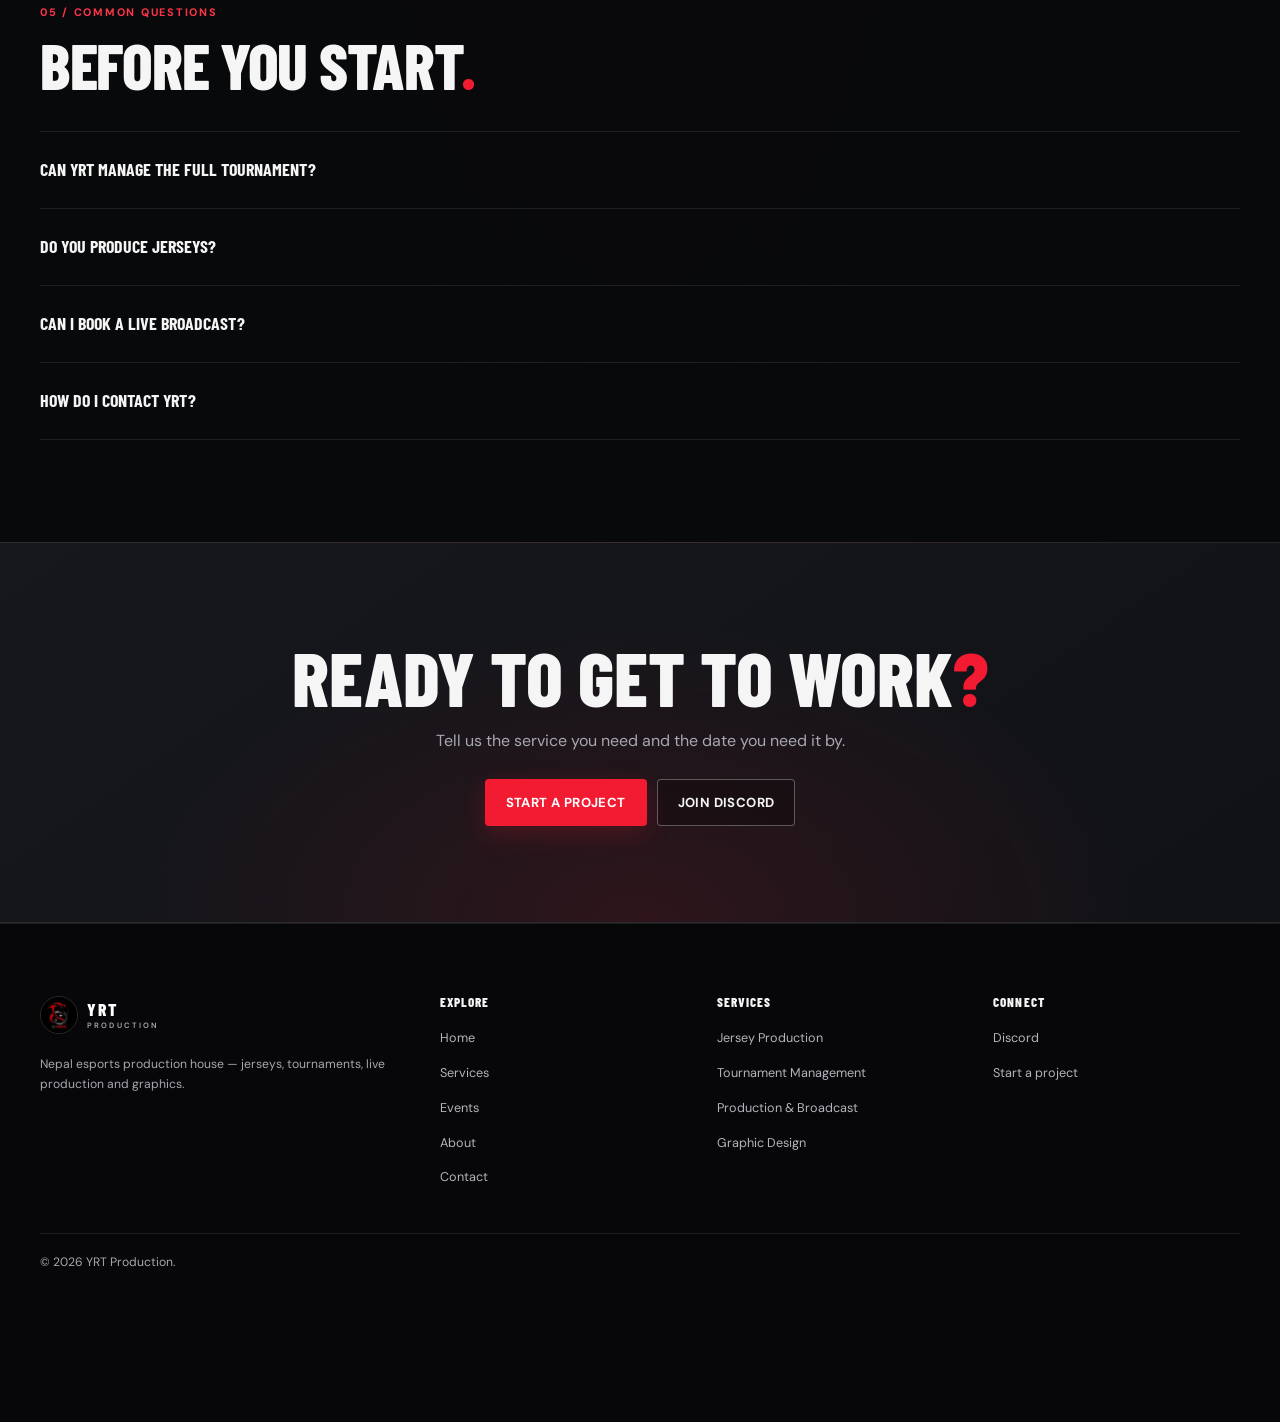
<file: services.html>
<!doctype html>
<html lang="en">
<head><meta charset="UTF-8"><meta name="viewport" content="width=device-width,initial-scale=1"><title>Services — YRT Production</title><meta name="description" content="Jersey production, tournament management, live broadcast and esports graphic design."><link rel="icon" href="img/logo.jpg"><link rel="preconnect" href="https://fonts.googleapis.com"><link rel="preconnect" href="https://fonts.gstatic.com" crossorigin><link href="https://fonts.googleapis.com/css2?family=Barlow+Condensed:wght@500;600;700;800;900&family=DM+Sans:wght@400;500;600;700&display=swap" rel="stylesheet"><link rel="stylesheet" href="style.css"></head>
<body>
<header class="site-header"><div class="wrap nav"><a class="brand" href="index.html"><img src="img/logo.jpg" alt=""><span class="brand-text">YRT <b>Production</b></span></a><nav class="nav-links" aria-label="Main"><a class="nav-link" href="index.html">Home</a><a class="nav-link active" href="services.html">Services</a><a class="nav-link" href="events.html">Events</a><a class="nav-link" href="about.html">About</a><a class="nav-link" href="contact.html">Contact</a><a class="btn btn-primary" href="https://discord.gg/3MWQ8cHmy3" target="_blank" rel="noopener">Join Discord</a></nav><button class="nav-toggle" type="button" aria-label="Open menu" aria-expanded="false"><span></span><span></span><span></span></button></div><nav class="mobile-menu"><a href="index.html">Home</a><a href="services.html">Services</a><a href="events.html">Events</a><a href="about.html">About</a><a href="contact.html">Contact</a><a class="btn btn-primary" href="https://discord.gg/3MWQ8cHmy3" target="_blank" rel="noopener">Join Discord</a></nav></header>
<main>
<section class="page-hero compact"><div class="wrap page-hero-inner"><span class="kicker">What we offer</span><h1>Our services.</h1><p>Four services, one crew. Built around teams, tournaments and the live show.</p></div></section>
<section class="section"><div class="wrap"><header class="section-header"><span class="kicker">01 / Ways to work together</span><h2>Choose the scope<span class="red">.</span></h2></header><div class="card-grid" style="grid-template-columns:repeat(1,1fr);max-width:720px"><article class="card"><span class="tag">Available</span><h3 style="margin:16px 0 8px">Project</h3><p style="color:var(--neutral-300)">One event or production, scoped end to end — from the first brief to show day.</p></article></div></div></section>
<section class="section alt"><div class="wrap"><header class="section-header"><span class="kicker">02 / Service list</span><h2>One connected crew<span class="red">.</span></h2></header><div class="numbered-list">
<a class="numbered-row" href="services/jersey-production.html"><span class="row-number">01</span><h3>Jersey Production</h3><p>Custom kits · Player names · Team rosters</p><span class="row-arrow">→</span></a>
<a class="numbered-row" href="services/tournament-management.html"><span class="row-number">02</span><h3>Tournament Management</h3><p>Registrations · Formats · Match operations</p><span class="row-arrow">→</span></a>
<a class="numbered-row" href="services/production-broadcast.html"><span class="row-number">03</span><h3>Production &amp; Broadcast</h3><p>Live coverage · Overlays · Show delivery</p><span class="row-arrow">→</span></a>
<a class="numbered-row" href="services/graphic-design.html"><span class="row-number">04</span><h3>Graphic Design</h3><p>Posters · Matchday graphics · Social design</p><span class="row-arrow">→</span></a>
</div></div></section>
<section class="section"><div class="wrap split-layout"><div><header class="section-header"><span class="kicker">03 / Inside a project</span><h2>What you get<span class="red">.</span></h2></header><div class="capability-grid"><article class="capability"><h3>Production plan</h3><p>Scope, schedule and responsibilities agreed up front.</p></article><article class="capability"><h3>Broadcast package</h3><p>The visual and operational setup for the live show.</p></article><article class="capability"><h3>Show delivery</h3><p>One crew handling the agreed production.</p></article><article class="capability"><h3>Post-event report</h3><p>Final results and event outputs, shared after close.</p></article></div></div><aside><header class="section-header"><span class="kicker">Lead time</span><h2>Plan early<span class="red">.</span></h2></header><p style="color:var(--neutral-300)">Every project has a confirmed scope and timeline. Event dates, jersey quantities and delivery requirements are reviewed with YRT before work begins.</p></aside></div></section>
<section class="section alt"><div class="wrap"><header class="section-header"><span class="kicker">04 / Extended capabilities</span><h2>Grab. Drag. Throw<span class="red">.</span></h2></header><div class="physics-playground" aria-label="YRT extended capabilities"><span class="physics-chip" style="top:20%;left:8%">Jersey Design</span><span class="physics-chip" style="top:45%;left:18%">Poster Design</span><span class="physics-chip" style="top:25%;left:40%">Social Media</span><span class="physics-chip" style="top:58%;left:48%">Motion Graphics</span><span class="physics-chip" style="top:20%;left:68%">Video Editing</span><span class="physics-chip" style="top:62%;left:72%">Live Commentary</span><span class="physics-chip" style="top:72%;left:12%">Photography</span></div></div></section>
<section class="section"><div class="wrap"><header class="section-header"><span class="kicker">05 / Common questions</span><h2>Before you start<span class="red">.</span></h2></header><div class="faq-list"><details><summary>Can YRT manage the full tournament?</summary><p>YRT can scope tournament management with you. The exact responsibilities are confirmed before work begins.</p></details><details><summary>Do you produce jerseys?</summary><p>Yes. Send the team name, logo, roster and quantity to begin the design process.</p></details><details><summary>Can I book a live broadcast?</summary><p>Yes. Share the game, date, format and venue or stream requirements for a project scope.</p></details><details><summary>How do I contact YRT?</summary><p>Join the YRT Discord or send a DM through YRT's confirmed social channel.</p></details></div></div></section>
<section class="cta-band"><h2>Ready to get to work<span class="red">?</span></h2><p>Tell us the service you need and the date you need it by.</p><div class="hero-actions" style="justify-content:center"><a class="btn btn-primary" href="contact.html">Start a project</a><a class="btn btn-ghost" href="https://discord.gg/3MWQ8cHmy3" target="_blank" rel="noopener">Join Discord</a></div></section>
</main>
<footer class="site-footer"><div class="wrap"><div class="footer-grid"><div><a class="brand" href="index.html"><img src="img/logo.jpg" alt=""><span class="brand-text">YRT <b>Production</b></span></a><p>Nepal esports production house — jerseys, tournaments, live production and graphics.</p></div><div><h3>Explore</h3><a href="index.html">Home</a><a href="services.html">Services</a><a href="events.html">Events</a><a href="about.html">About</a><a href="contact.html">Contact</a></div><div><h3>Services</h3><a href="services/jersey-production.html">Jersey Production</a><a href="services/tournament-management.html">Tournament Management</a><a href="services/production-broadcast.html">Production &amp; Broadcast</a><a href="services/graphic-design.html">Graphic Design</a></div><div><h3>Connect</h3><a href="https://discord.gg/3MWQ8cHmy3" target="_blank" rel="noopener">Discord</a><a href="contact.html">Start a project</a></div></div><div class="footer-bottom">© <span data-year></span> YRT Production.</div></div></footer>
<div class="action-bar"><a class="btn btn-primary" href="https://discord.gg/3MWQ8cHmy3" target="_blank" rel="noopener">Join Discord</a><a class="btn btn-ghost" href="contact.html">Start a project</a></div><script src="script.js"></script>
</body></html>
</file>
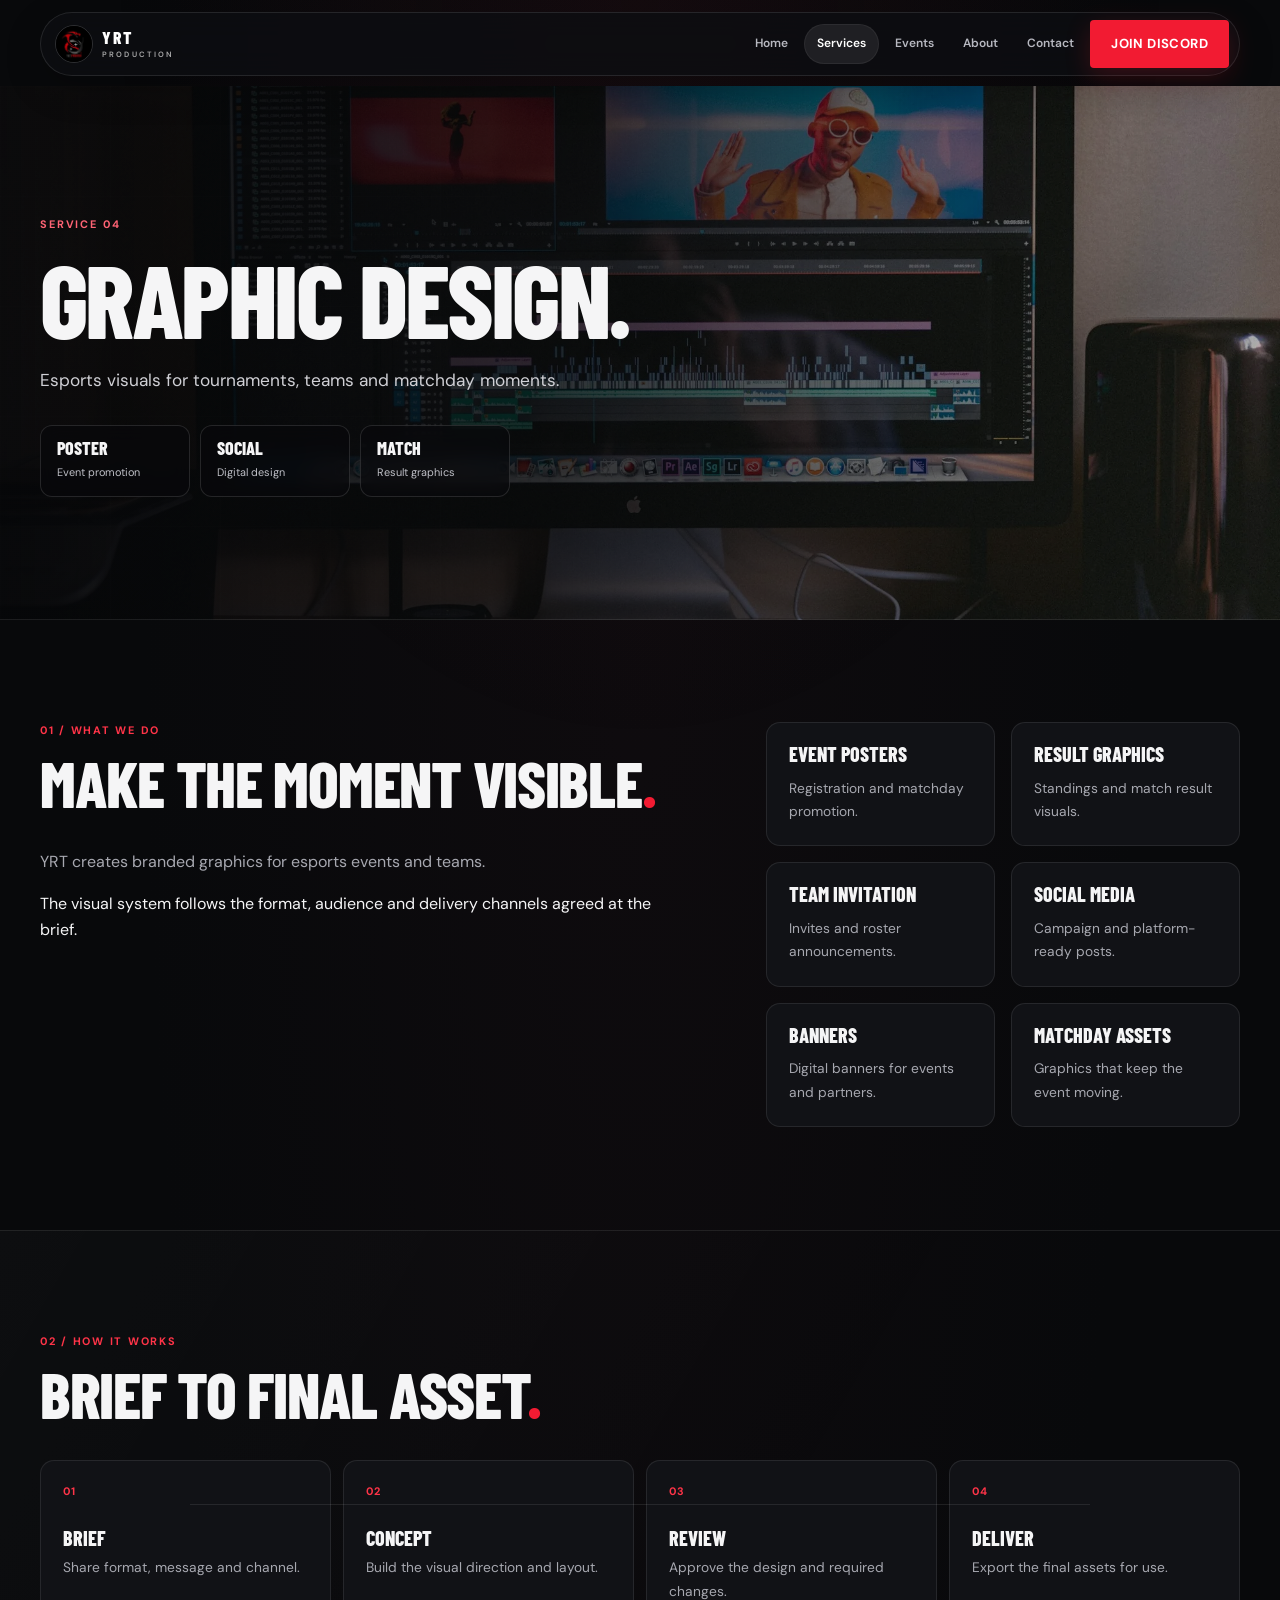
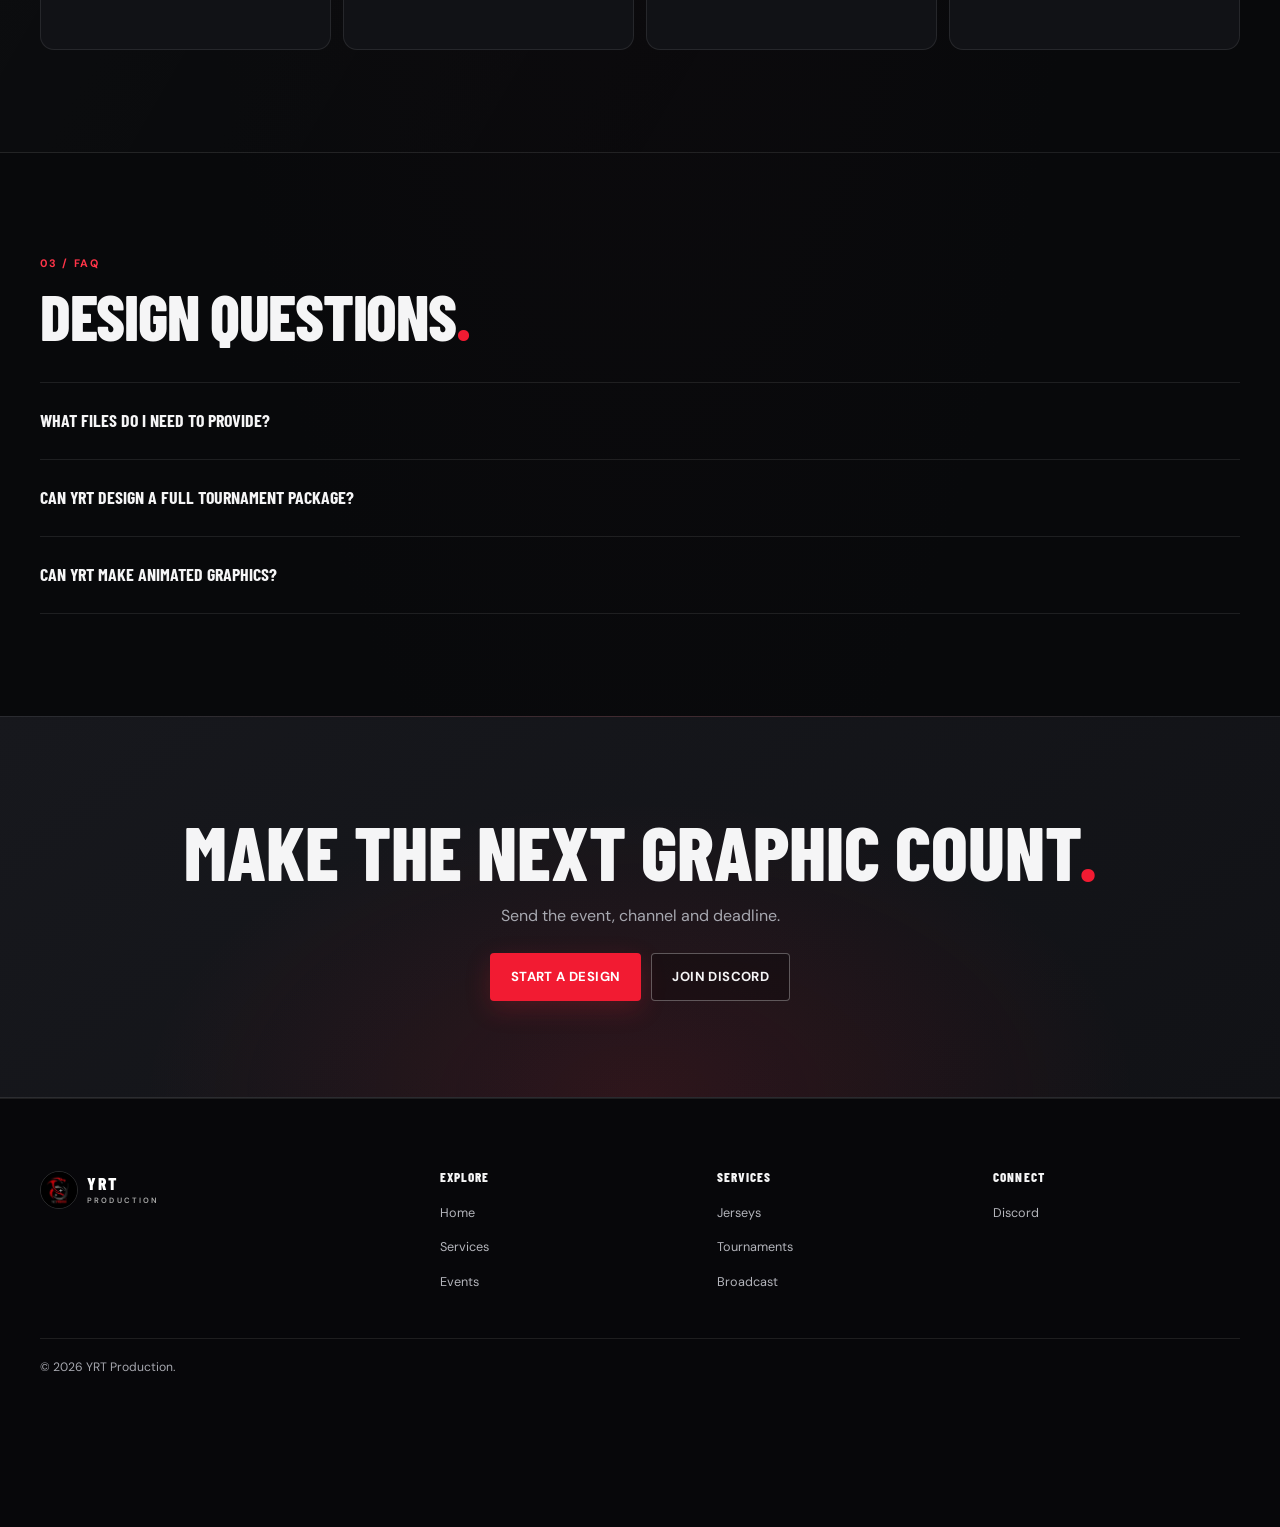
<file: services/graphic-design.html>
<!doctype html><html lang="en"><head><meta charset="UTF-8"><meta name="viewport" content="width=device-width,initial-scale=1"><title>Graphic Design — YRT Production</title><link rel="icon" href="../img/logo.jpg"><link rel="preconnect" href="https://fonts.googleapis.com"><link rel="preconnect" href="https://fonts.gstatic.com" crossorigin><link href="https://fonts.googleapis.com/css2?family=Barlow+Condensed:wght@500;600;700;800;900&family=DM+Sans:wght@400;500;600;700&display=swap" rel="stylesheet"><link rel="stylesheet" href="../style.css"></head><body><header class="site-header"><div class="wrap nav"><a class="brand" href="../index.html"><img src="../img/logo.jpg" alt=""><span class="brand-text">YRT <b>Production</b></span></a><nav class="nav-links"><a class="nav-link" href="../index.html">Home</a><a class="nav-link active" href="../services.html">Services</a><a class="nav-link" href="../events.html">Events</a><a class="nav-link" href="../about.html">About</a><a class="nav-link" href="../contact.html">Contact</a><a class="btn btn-primary" href="https://discord.gg/3MWQ8cHmy3" target="_blank" rel="noopener">Join Discord</a></nav><button class="nav-toggle" aria-label="Open menu" aria-expanded="false"><span></span><span></span><span></span></button></div><nav class="mobile-menu"><a href="../index.html">Home</a><a href="../services.html">Services</a><a href="../events.html">Events</a><a href="../about.html">About</a><a href="../contact.html">Contact</a><a class="btn btn-primary" href="https://discord.gg/3MWQ8cHmy3" target="_blank" rel="noopener">Join Discord</a></nav></header><main>
<section class="page-hero compact"><div class="wrap page-hero-inner"><span class="kicker">Service 04</span><h1>Graphic Design.</h1><p>Esports visuals for tournaments, teams and matchday moments.</p><div class="detail-stats"><div class="detail-stat"><strong>Poster</strong><span>Event promotion</span></div><div class="detail-stat"><strong>Social</strong><span>Digital design</span></div><div class="detail-stat"><strong>Match</strong><span>Result graphics</span></div></div></div></section>
<section class="section"><div class="wrap split-layout"><div><header class="section-header"><span class="kicker">01 / What we do</span><h2>Make the moment visible<span class="red">.</span></h2></header><p style="margin-bottom:16px">YRT creates branded graphics for esports events and teams.</p><p style="color:var(--neutral-300)">The visual system follows the format, audience and delivery channels agreed at the brief.</p></div><div class="capability-grid"><article class="capability"><h3>Event posters</h3><p>Registration and matchday promotion.</p></article><article class="capability"><h3>Result graphics</h3><p>Standings and match result visuals.</p></article><article class="capability"><h3>Team invitation</h3><p>Invites and roster announcements.</p></article><article class="capability"><h3>Social media</h3><p>Campaign and platform-ready posts.</p></article><article class="capability"><h3>Banners</h3><p>Digital banners for events and partners.</p></article><article class="capability"><h3>Matchday assets</h3><p>Graphics that keep the event moving.</p></article></div></div></section>
<section class="section alt"><div class="wrap"><header class="section-header"><span class="kicker">02 / How it works</span><h2>Brief to final asset<span class="red">.</span></h2></header><div class="process-grid"><span class="process-line"></span><article class="process-step"><span class="process-number">01</span><h3>Brief</h3><p>Share format, message and channel.</p></article><article class="process-step"><span class="process-number">02</span><h3>Concept</h3><p>Build the visual direction and layout.</p></article><article class="process-step"><span class="process-number">03</span><h3>Review</h3><p>Approve the design and required changes.</p></article><article class="process-step"><span class="process-number">04</span><h3>Deliver</h3><p>Export the final assets for use.</p></article></div></div></section>
<section class="section"><div class="wrap"><header class="section-header"><span class="kicker">03 / FAQ</span><h2>Design questions<span class="red">.</span></h2></header><div class="faq-list"><details><summary>What files do I need to provide?</summary><p>Provide the logo, brand colours, copy and any required references. Missing assets are confirmed before design starts.</p></details><details><summary>Can YRT design a full tournament package?</summary><p>Yes. Scope the poster, matchday, result and social assets with YRT before work begins.</p></details><details><summary>Can YRT make animated graphics?</summary><p>Motion scope is confirmed separately because it requires a specific format and timeline.</p></details></div></div></section><section class="cta-band"><h2>Make the next graphic count<span class="red">.</span></h2><p>Send the event, channel and deadline.</p><div class="hero-actions" style="justify-content:center"><a class="btn btn-primary" href="../contact.html">Start a design</a><a class="btn btn-ghost" href="https://discord.gg/3MWQ8cHmy3" target="_blank" rel="noopener">Join Discord</a></div></section></main><footer class="site-footer"><div class="wrap"><div class="footer-grid"><div><a class="brand" href="../index.html"><img src="../img/logo.jpg" alt=""><span class="brand-text">YRT <b>Production</b></span></a></div><div><h3>Explore</h3><a href="../index.html">Home</a><a href="../services.html">Services</a><a href="../events.html">Events</a></div><div><h3>Services</h3><a href="jersey-production.html">Jerseys</a><a href="tournament-management.html">Tournaments</a><a href="production-broadcast.html">Broadcast</a></div><div><h3>Connect</h3><a href="https://discord.gg/3MWQ8cHmy3" target="_blank" rel="noopener">Discord</a></div></div><div class="footer-bottom">© <span data-year></span> YRT Production.</div></div></footer><div class="action-bar"><a class="btn btn-primary" href="https://discord.gg/3MWQ8cHmy3" target="_blank" rel="noopener">Join Discord</a><a class="btn btn-ghost" href="../contact.html">Start a project</a></div><script src="../script.js"></script></body></html>
</file>
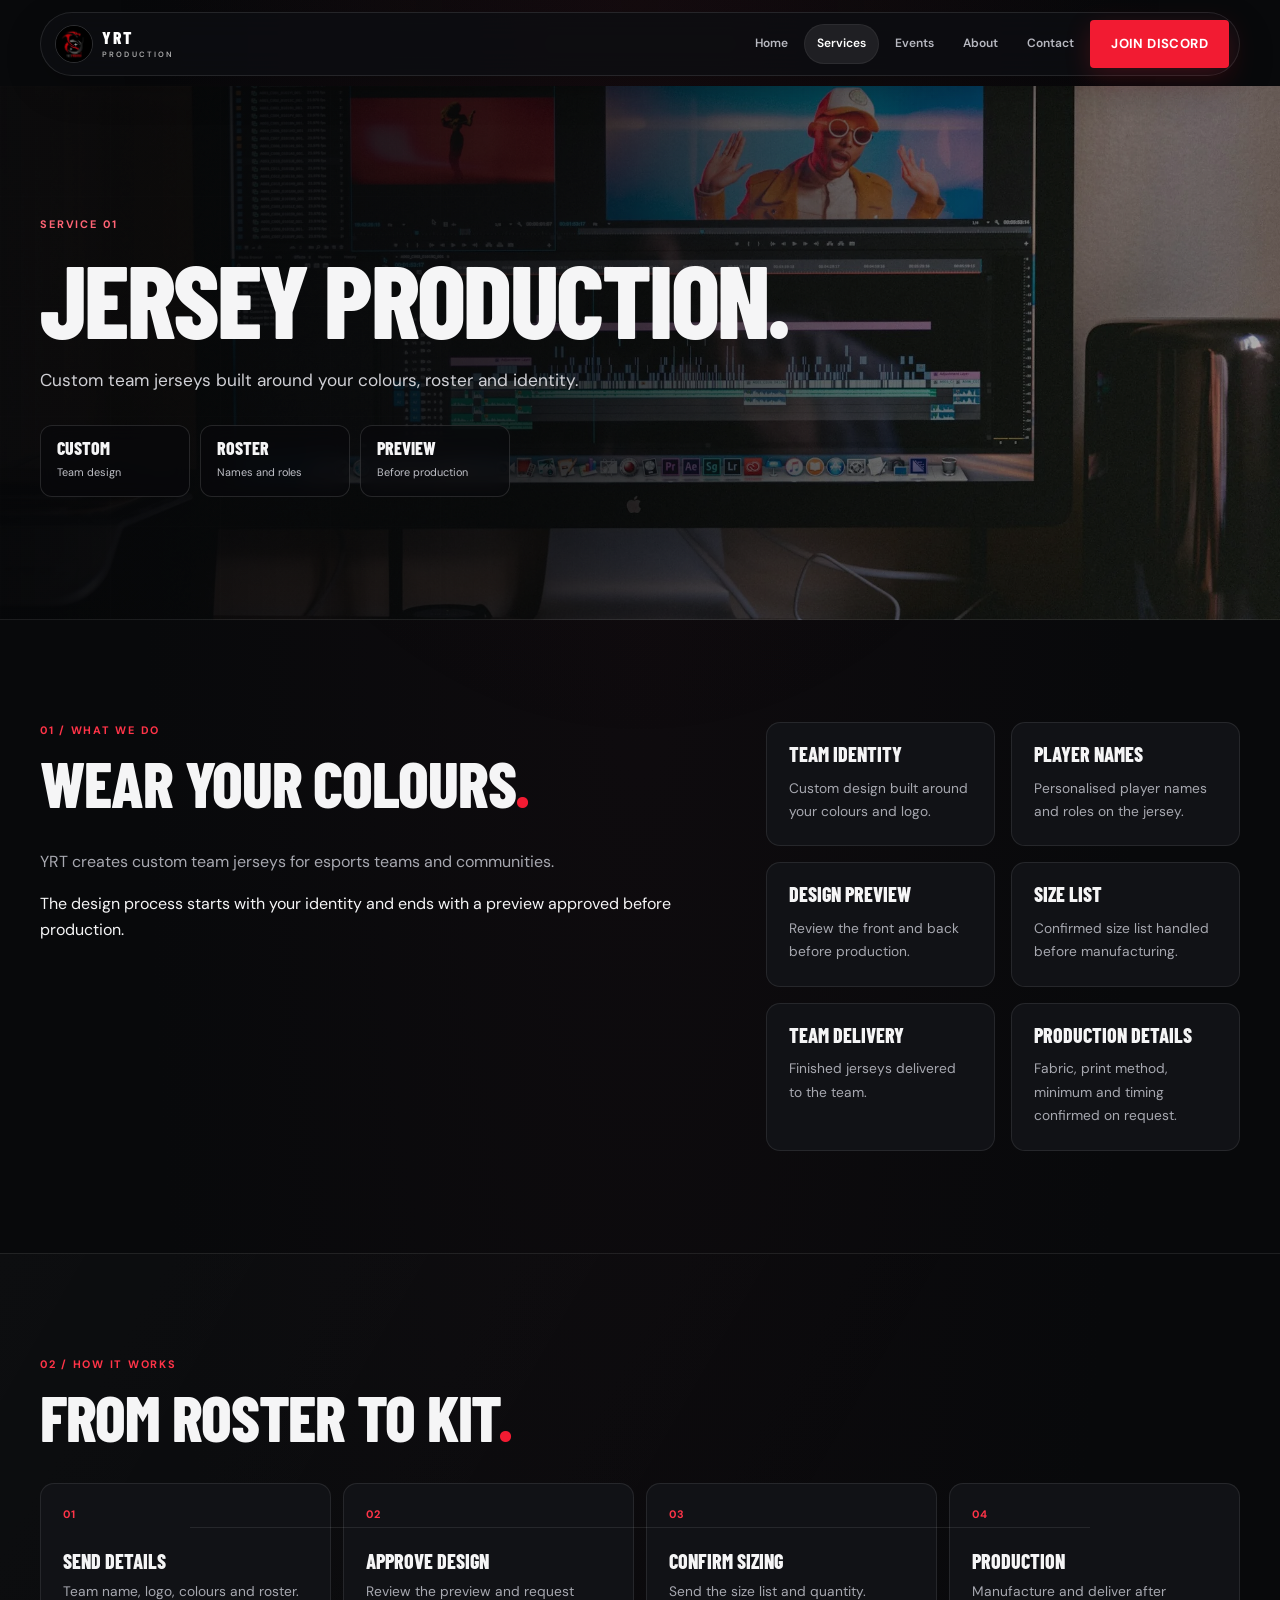
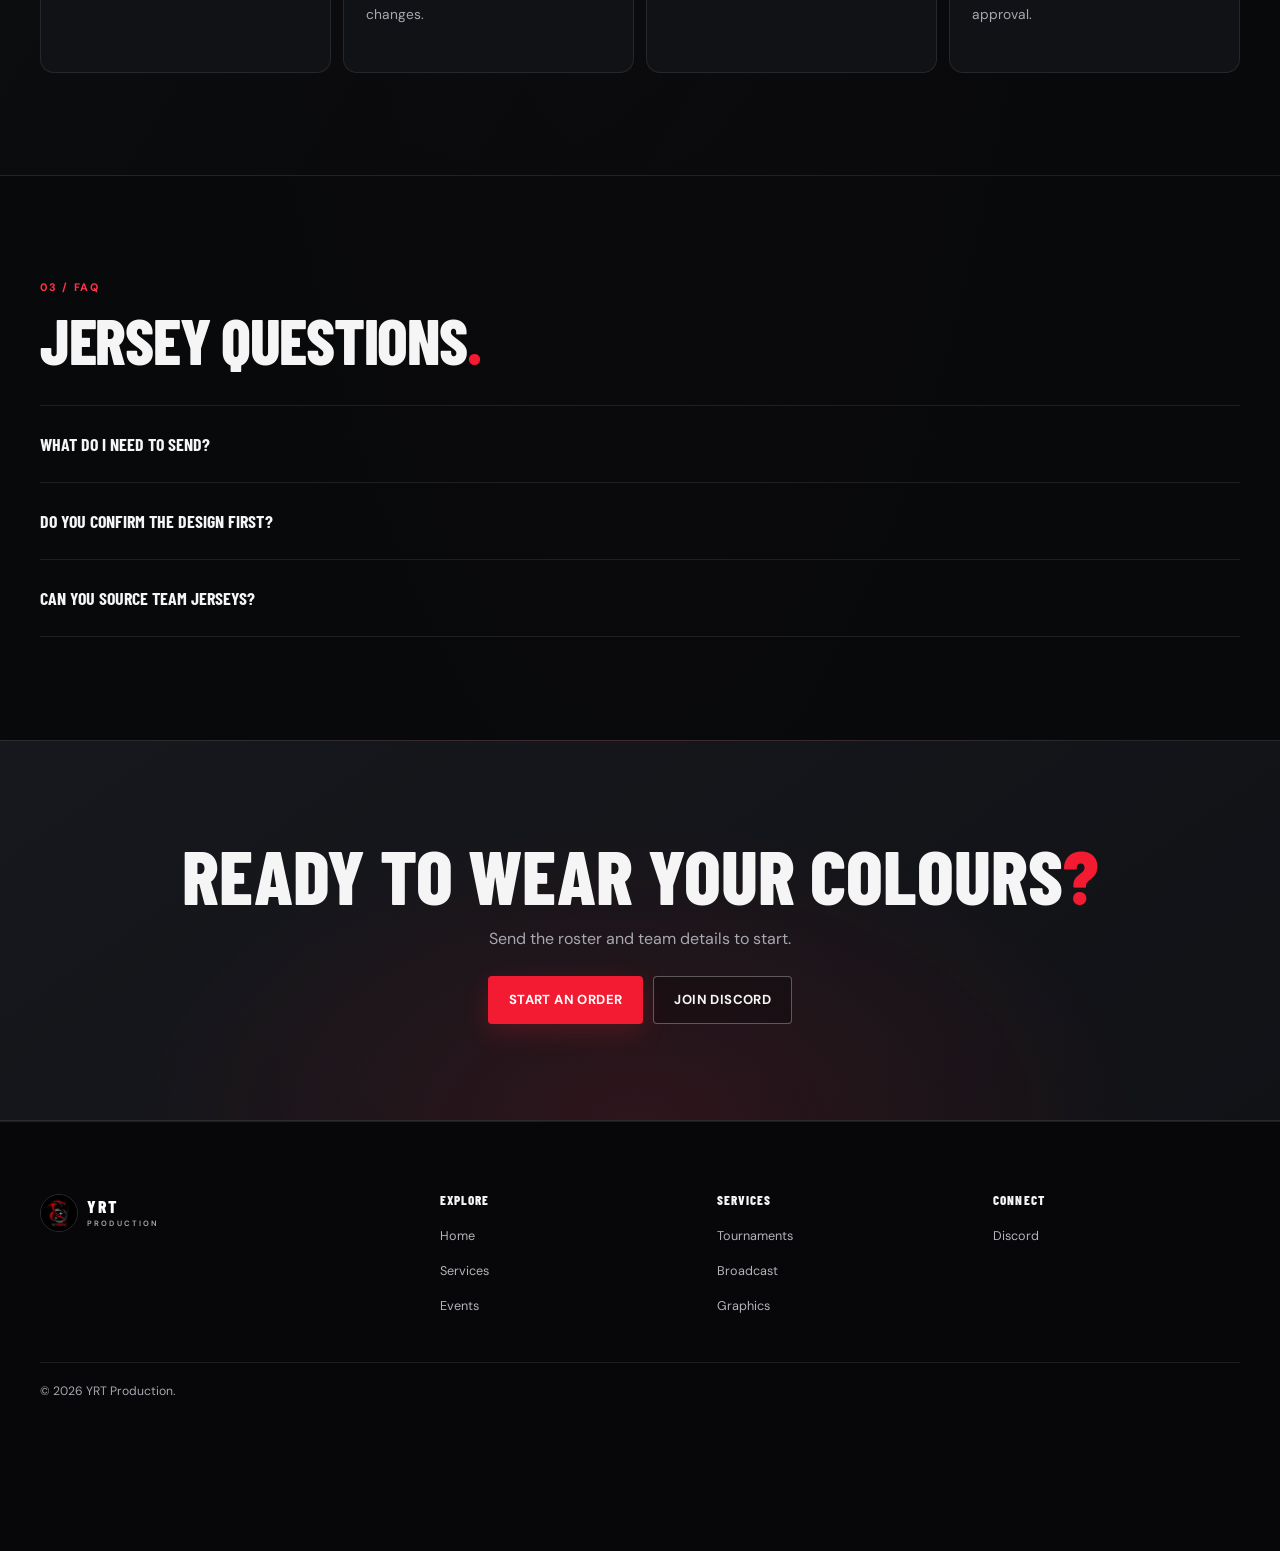
<file: services/jersey-production.html>
<!doctype html><html lang="en"><head><meta charset="UTF-8"><meta name="viewport" content="width=device-width,initial-scale=1"><title>Jersey Production — YRT Production</title><link rel="icon" href="../img/logo.jpg"><link rel="preconnect" href="https://fonts.googleapis.com"><link rel="preconnect" href="https://fonts.gstatic.com" crossorigin><link href="https://fonts.googleapis.com/css2?family=Barlow+Condensed:wght@500;600;700;800;900&family=DM+Sans:wght@400;500;600;700&display=swap" rel="stylesheet"><link rel="stylesheet" href="../style.css"></head><body><header class="site-header"><div class="wrap nav"><a class="brand" href="../index.html"><img src="../img/logo.jpg" alt=""><span class="brand-text">YRT <b>Production</b></span></a><nav class="nav-links"><a class="nav-link" href="../index.html">Home</a><a class="nav-link active" href="../services.html">Services</a><a class="nav-link" href="../events.html">Events</a><a class="nav-link" href="../about.html">About</a><a class="nav-link" href="../contact.html">Contact</a><a class="btn btn-primary" href="https://discord.gg/3MWQ8cHmy3" target="_blank" rel="noopener">Join Discord</a></nav><button class="nav-toggle" aria-label="Open menu" aria-expanded="false"><span></span><span></span><span></span></button></div><nav class="mobile-menu"><a href="../index.html">Home</a><a href="../services.html">Services</a><a href="../events.html">Events</a><a href="../about.html">About</a><a href="../contact.html">Contact</a><a class="btn btn-primary" href="https://discord.gg/3MWQ8cHmy3" target="_blank" rel="noopener">Join Discord</a></nav></header><main>
<section class="page-hero compact"><div class="wrap page-hero-inner"><span class="kicker">Service 01</span><h1>Jersey Production.</h1><p>Custom team jerseys built around your colours, roster and identity.</p><div class="detail-stats"><div class="detail-stat"><strong>Custom</strong><span>Team design</span></div><div class="detail-stat"><strong>Roster</strong><span>Names and roles</span></div><div class="detail-stat"><strong>Preview</strong><span>Before production</span></div></div></div></section>
<section class="section"><div class="wrap split-layout"><div><header class="section-header"><span class="kicker">01 / What we do</span><h2>Wear your colours<span class="red">.</span></h2></header><p style="margin-bottom:16px">YRT creates custom team jerseys for esports teams and communities.</p><p style="color:var(--neutral-300)">The design process starts with your identity and ends with a preview approved before production.</p></div><div class="capability-grid"><article class="capability"><h3>Team identity</h3><p>Custom design built around your colours and logo.</p></article><article class="capability"><h3>Player names</h3><p>Personalised player names and roles on the jersey.</p></article><article class="capability"><h3>Design preview</h3><p>Review the front and back before production.</p></article><article class="capability"><h3>Size list</h3><p>Confirmed size list handled before manufacturing.</p></article><article class="capability"><h3>Team delivery</h3><p>Finished jerseys delivered to the team.</p></article><article class="capability"><h3>Production details</h3><p>Fabric, print method, minimum and timing confirmed on request.</p></article></div></div></section>
<section class="section alt"><div class="wrap"><header class="section-header"><span class="kicker">02 / How it works</span><h2>From roster to kit<span class="red">.</span></h2></header><div class="process-grid"><span class="process-line"></span><article class="process-step"><span class="process-number">01</span><h3>Send details</h3><p>Team name, logo, colours and roster.</p></article><article class="process-step"><span class="process-number">02</span><h3>Approve design</h3><p>Review the preview and request changes.</p></article><article class="process-step"><span class="process-number">03</span><h3>Confirm sizing</h3><p>Send the size list and quantity.</p></article><article class="process-step"><span class="process-number">04</span><h3>Production</h3><p>Manufacture and deliver after approval.</p></article></div></div></section>
<section class="section"><div class="wrap"><header class="section-header"><span class="kicker">03 / FAQ</span><h2>Jersey questions<span class="red">.</span></h2></header><div class="faq-list"><details><summary>What do I need to send?</summary><p>Team name, logo or design idea, colours, player names and roles, size list and quantity.</p></details><details><summary>Do you confirm the design first?</summary><p>Yes. YRT sends a front and back preview before production.</p></details><details><summary>Can you source team jerseys?</summary><p>Scope, quantity and delivery details are confirmed directly with YRT.</p></details></div></div></section><section class="cta-band"><h2>Ready to wear your colours<span class="red">?</span></h2><p>Send the roster and team details to start.</p><div class="hero-actions" style="justify-content:center"><a class="btn btn-primary" href="../contact.html">Start an order</a><a class="btn btn-ghost" href="https://discord.gg/3MWQ8cHmy3" target="_blank" rel="noopener">Join Discord</a></div></section></main><footer class="site-footer"><div class="wrap"><div class="footer-grid"><div><a class="brand" href="../index.html"><img src="../img/logo.jpg" alt=""><span class="brand-text">YRT <b>Production</b></span></a></div><div><h3>Explore</h3><a href="../index.html">Home</a><a href="../services.html">Services</a><a href="../events.html">Events</a></div><div><h3>Services</h3><a href="tournament-management.html">Tournaments</a><a href="production-broadcast.html">Broadcast</a><a href="graphic-design.html">Graphics</a></div><div><h3>Connect</h3><a href="https://discord.gg/3MWQ8cHmy3" target="_blank" rel="noopener">Discord</a></div></div><div class="footer-bottom">© <span data-year></span> YRT Production.</div></div></footer><div class="action-bar"><a class="btn btn-primary" href="https://discord.gg/3MWQ8cHmy3" target="_blank" rel="noopener">Join Discord</a><a class="btn btn-ghost" href="../contact.html">Start a project</a></div><script src="../script.js"></script></body></html>
</file>
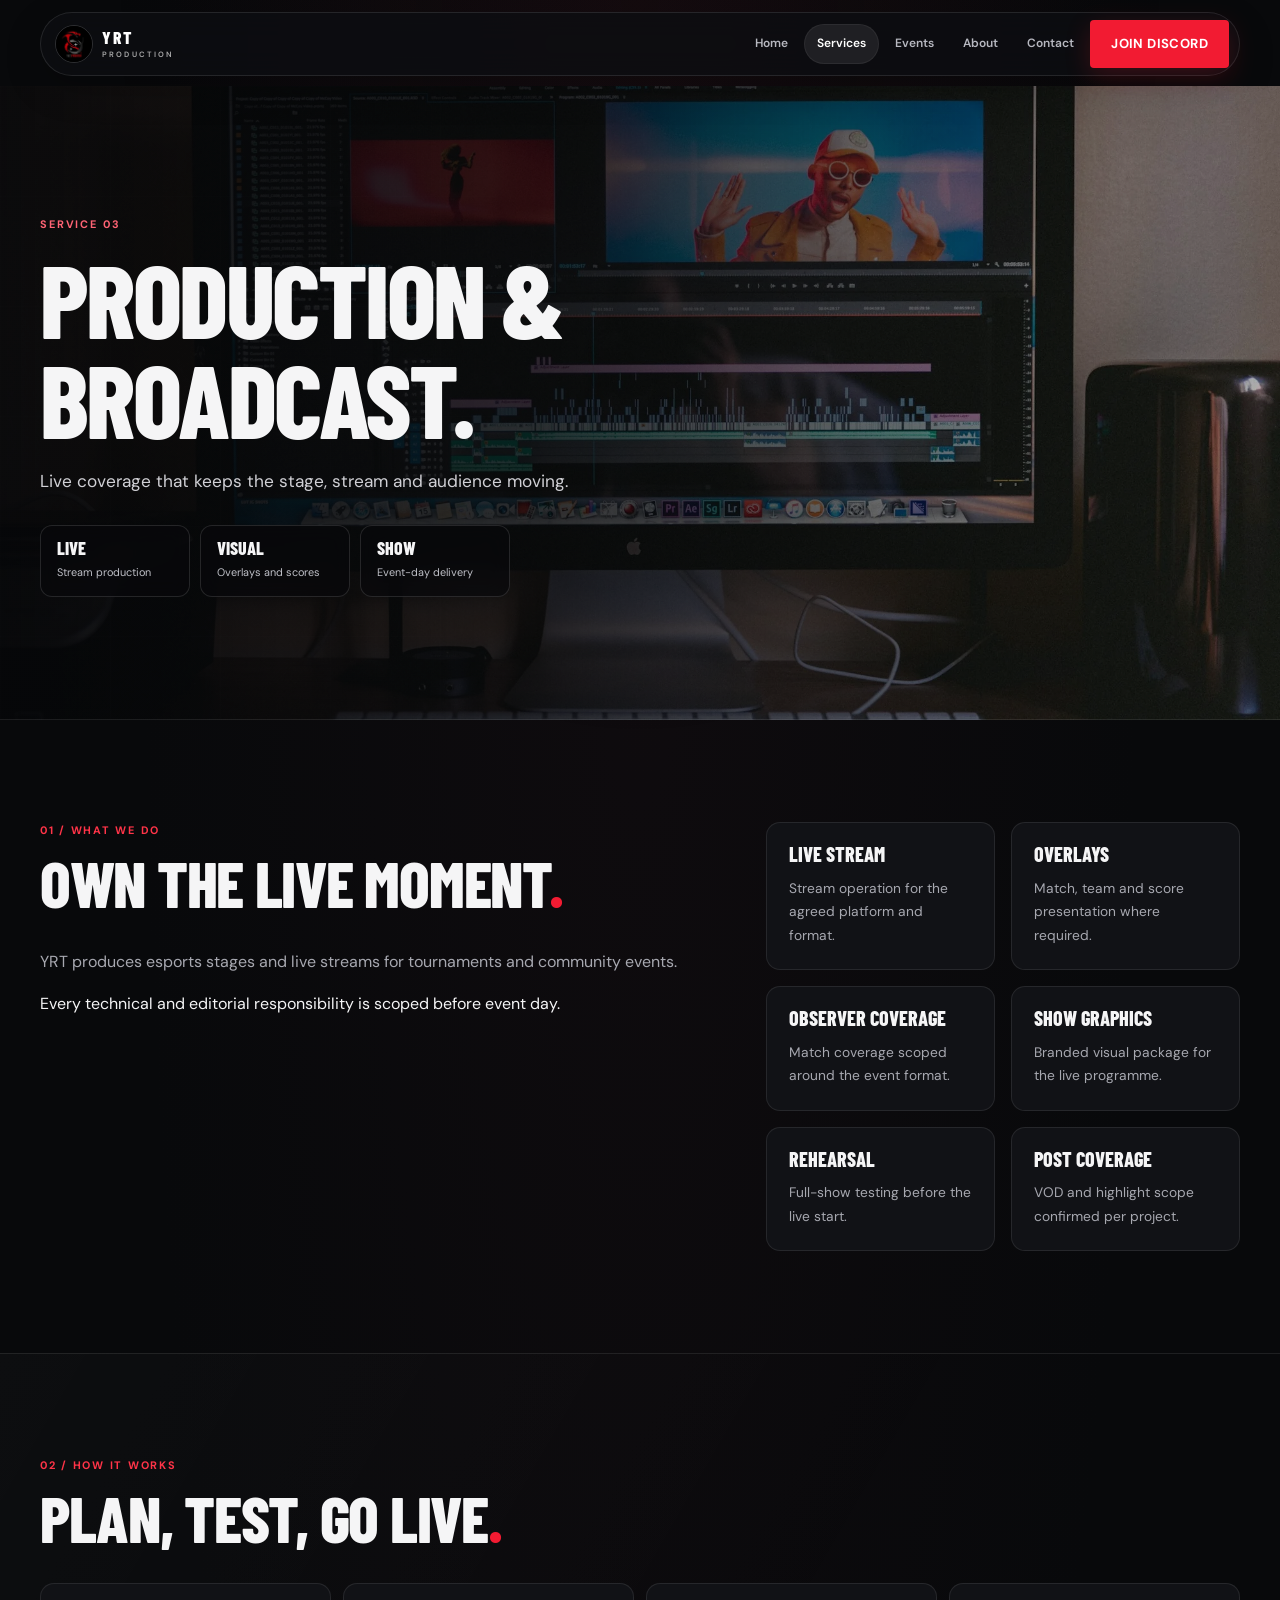
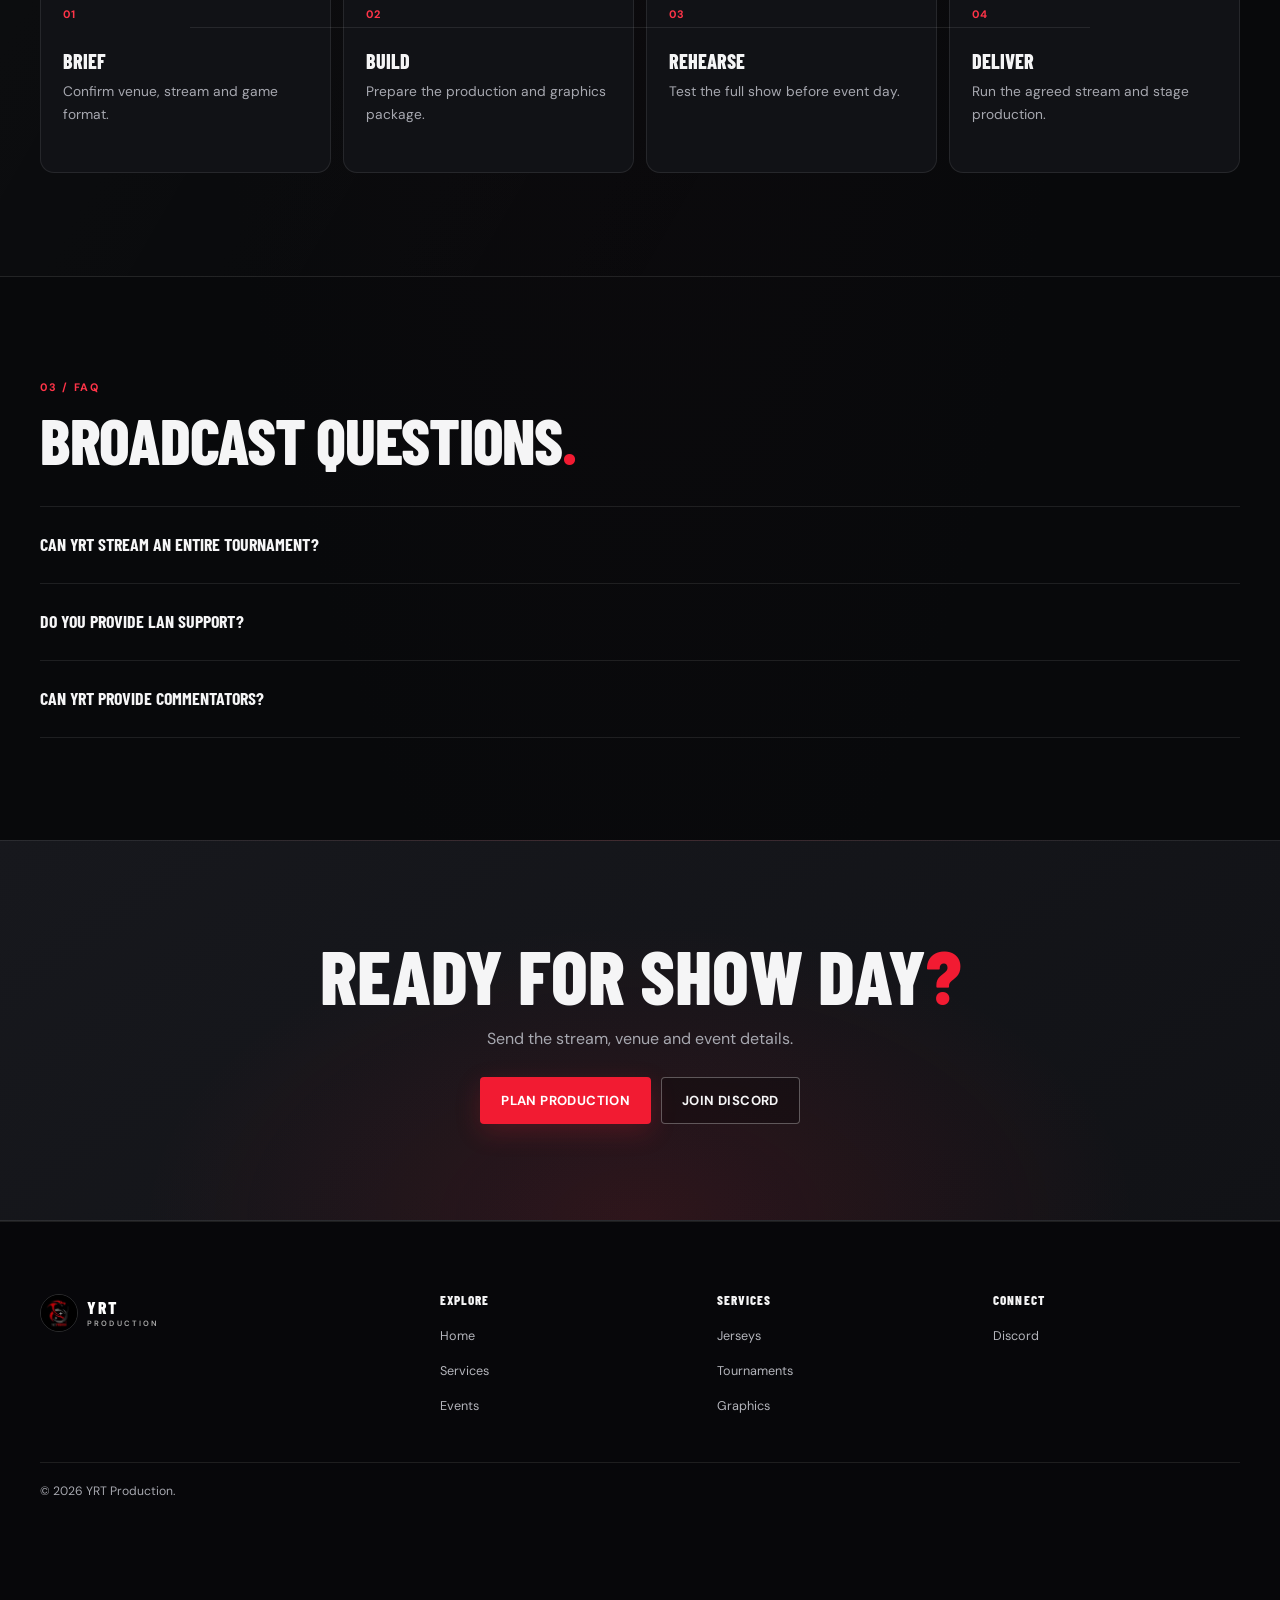
<file: services/production-broadcast.html>
<!doctype html><html lang="en"><head><meta charset="UTF-8"><meta name="viewport" content="width=device-width,initial-scale=1"><title>Production & Broadcast — YRT Production</title><link rel="icon" href="../img/logo.jpg"><link rel="preconnect" href="https://fonts.googleapis.com"><link rel="preconnect" href="https://fonts.gstatic.com" crossorigin><link href="https://fonts.googleapis.com/css2?family=Barlow+Condensed:wght@500;600;700;800;900&family=DM+Sans:wght@400;500;600;700&display=swap" rel="stylesheet"><link rel="stylesheet" href="../style.css"></head><body><header class="site-header"><div class="wrap nav"><a class="brand" href="../index.html"><img src="../img/logo.jpg" alt=""><span class="brand-text">YRT <b>Production</b></span></a><nav class="nav-links"><a class="nav-link" href="../index.html">Home</a><a class="nav-link active" href="../services.html">Services</a><a class="nav-link" href="../events.html">Events</a><a class="nav-link" href="../about.html">About</a><a class="nav-link" href="../contact.html">Contact</a><a class="btn btn-primary" href="https://discord.gg/3MWQ8cHmy3" target="_blank" rel="noopener">Join Discord</a></nav><button class="nav-toggle" aria-label="Open menu" aria-expanded="false"><span></span><span></span><span></span></button></div><nav class="mobile-menu"><a href="../index.html">Home</a><a href="../services.html">Services</a><a href="../events.html">Events</a><a href="../about.html">About</a><a href="../contact.html">Contact</a><a class="btn btn-primary" href="https://discord.gg/3MWQ8cHmy3" target="_blank" rel="noopener">Join Discord</a></nav></header><main>
<section class="page-hero compact"><div class="wrap page-hero-inner"><span class="kicker">Service 03</span><h1>Production &amp; Broadcast.</h1><p>Live coverage that keeps the stage, stream and audience moving.</p><div class="detail-stats"><div class="detail-stat"><strong>Live</strong><span>Stream production</span></div><div class="detail-stat"><strong>Visual</strong><span>Overlays and scores</span></div><div class="detail-stat"><strong>Show</strong><span>Event-day delivery</span></div></div></div></section>
<section class="section"><div class="wrap split-layout"><div><header class="section-header"><span class="kicker">01 / What we do</span><h2>Own the live moment<span class="red">.</span></h2></header><p style="margin-bottom:16px">YRT produces esports stages and live streams for tournaments and community events.</p><p style="color:var(--neutral-300)">Every technical and editorial responsibility is scoped before event day.</p></div><div class="capability-grid"><article class="capability"><h3>Live stream</h3><p>Stream operation for the agreed platform and format.</p></article><article class="capability"><h3>Overlays</h3><p>Match, team and score presentation where required.</p></article><article class="capability"><h3>Observer coverage</h3><p>Match coverage scoped around the event format.</p></article><article class="capability"><h3>Show graphics</h3><p>Branded visual package for the live programme.</p></article><article class="capability"><h3>Rehearsal</h3><p>Full-show testing before the live start.</p></article><article class="capability"><h3>Post coverage</h3><p>VOD and highlight scope confirmed per project.</p></article></div></div></section>
<section class="section alt"><div class="wrap"><header class="section-header"><span class="kicker">02 / How it works</span><h2>Plan, test, go live<span class="red">.</span></h2></header><div class="process-grid"><span class="process-line"></span><article class="process-step"><span class="process-number">01</span><h3>Brief</h3><p>Confirm venue, stream and game format.</p></article><article class="process-step"><span class="process-number">02</span><h3>Build</h3><p>Prepare the production and graphics package.</p></article><article class="process-step"><span class="process-number">03</span><h3>Rehearse</h3><p>Test the full show before event day.</p></article><article class="process-step"><span class="process-number">04</span><h3>Deliver</h3><p>Run the agreed stream and stage production.</p></article></div></div></section>
<section class="section"><div class="wrap"><header class="section-header"><span class="kicker">03 / FAQ</span><h2>Broadcast questions<span class="red">.</span></h2></header><div class="faq-list"><details><summary>Can YRT stream an entire tournament?</summary><p>Streaming scope is confirmed based on the format, match count and platform.</p></details><details><summary>Do you provide LAN support?</summary><p>LAN production scope is confirmed after reviewing venue, power and internet requirements.</p></details><details><summary>Can YRT provide commentators?</summary><p>Commentary is confirmed separately based on event requirements.</p></details></div></div></section><section class="cta-band"><h2>Ready for show day<span class="red">?</span></h2><p>Send the stream, venue and event details.</p><div class="hero-actions" style="justify-content:center"><a class="btn btn-primary" href="../contact.html">Plan production</a><a class="btn btn-ghost" href="https://discord.gg/3MWQ8cHmy3" target="_blank" rel="noopener">Join Discord</a></div></section></main><footer class="site-footer"><div class="wrap"><div class="footer-grid"><div><a class="brand" href="../index.html"><img src="../img/logo.jpg" alt=""><span class="brand-text">YRT <b>Production</b></span></a></div><div><h3>Explore</h3><a href="../index.html">Home</a><a href="../services.html">Services</a><a href="../events.html">Events</a></div><div><h3>Services</h3><a href="jersey-production.html">Jerseys</a><a href="tournament-management.html">Tournaments</a><a href="graphic-design.html">Graphics</a></div><div><h3>Connect</h3><a href="https://discord.gg/3MWQ8cHmy3" target="_blank" rel="noopener">Discord</a></div></div><div class="footer-bottom">© <span data-year></span> YRT Production.</div></div></footer><div class="action-bar"><a class="btn btn-primary" href="https://discord.gg/3MWQ8cHmy3" target="_blank" rel="noopener">Join Discord</a><a class="btn btn-ghost" href="../contact.html">Start a project</a></div><script src="../script.js"></script></body></html>
</file>
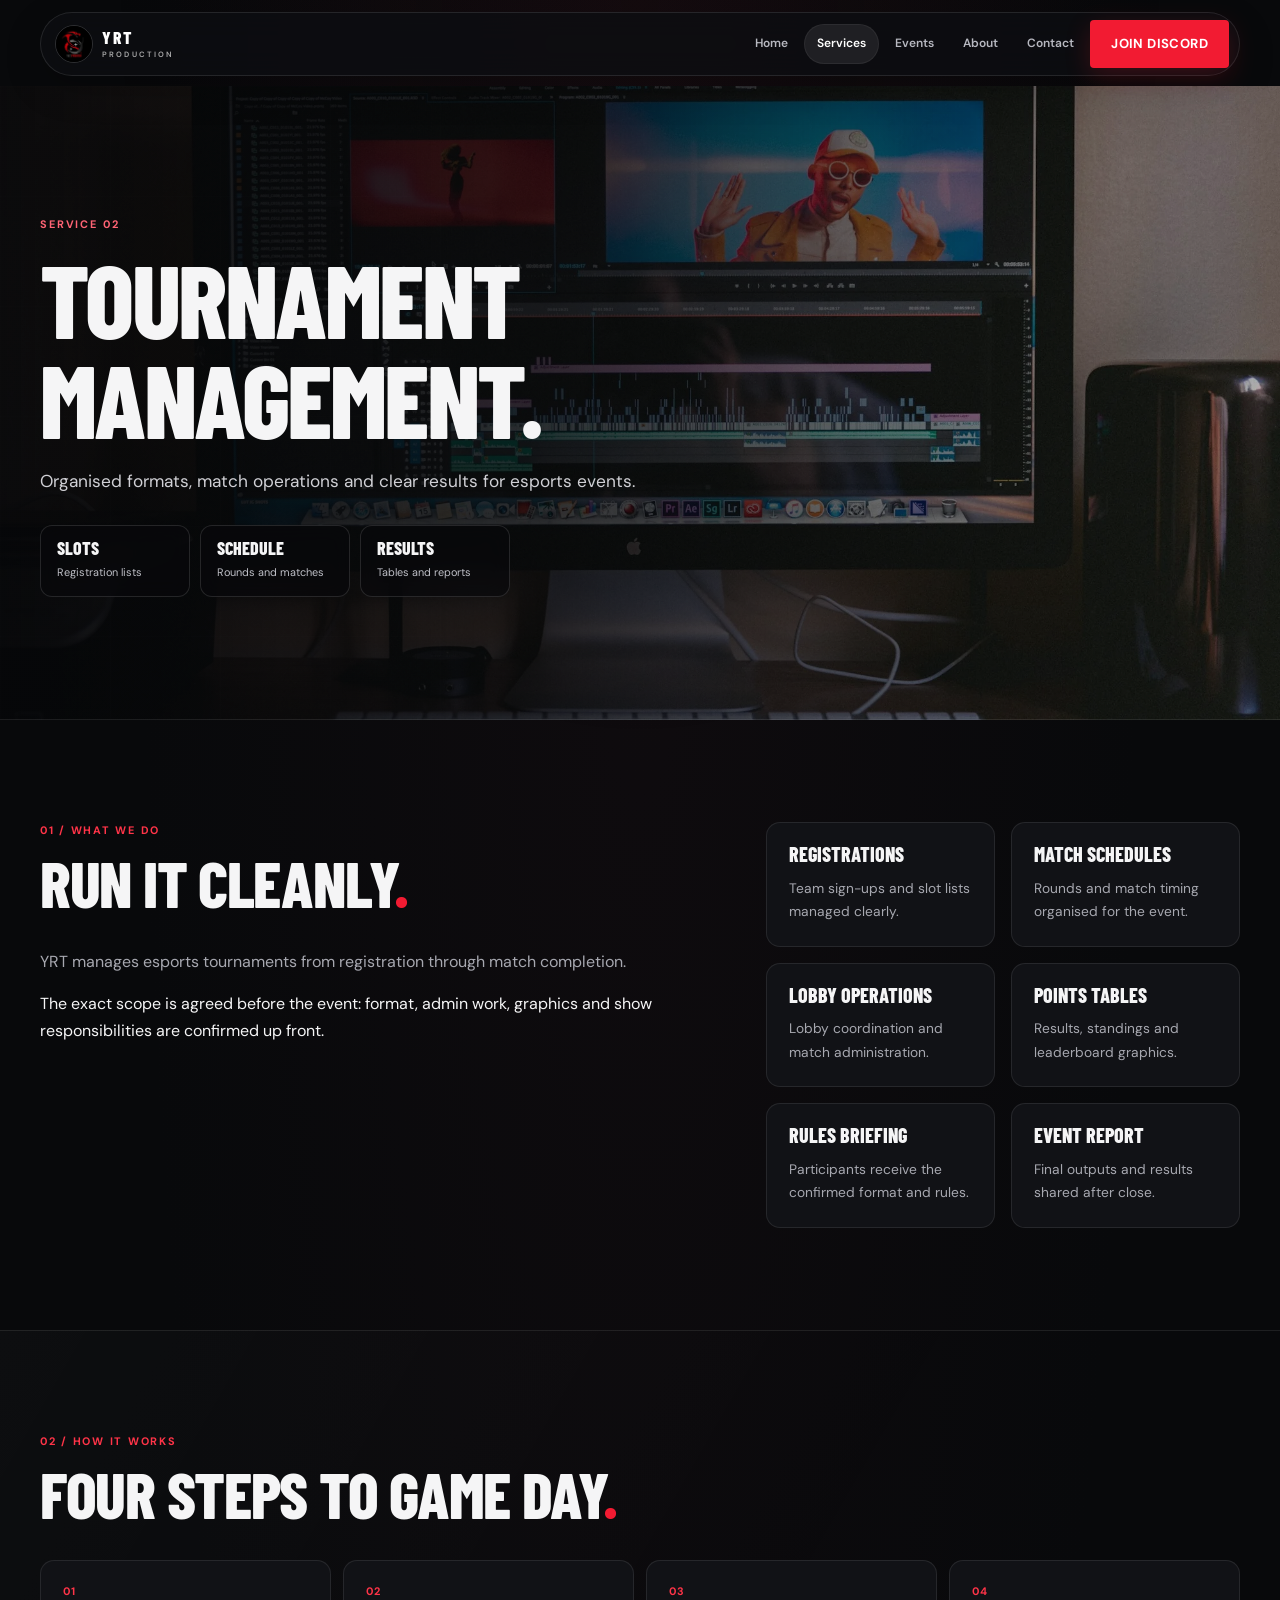
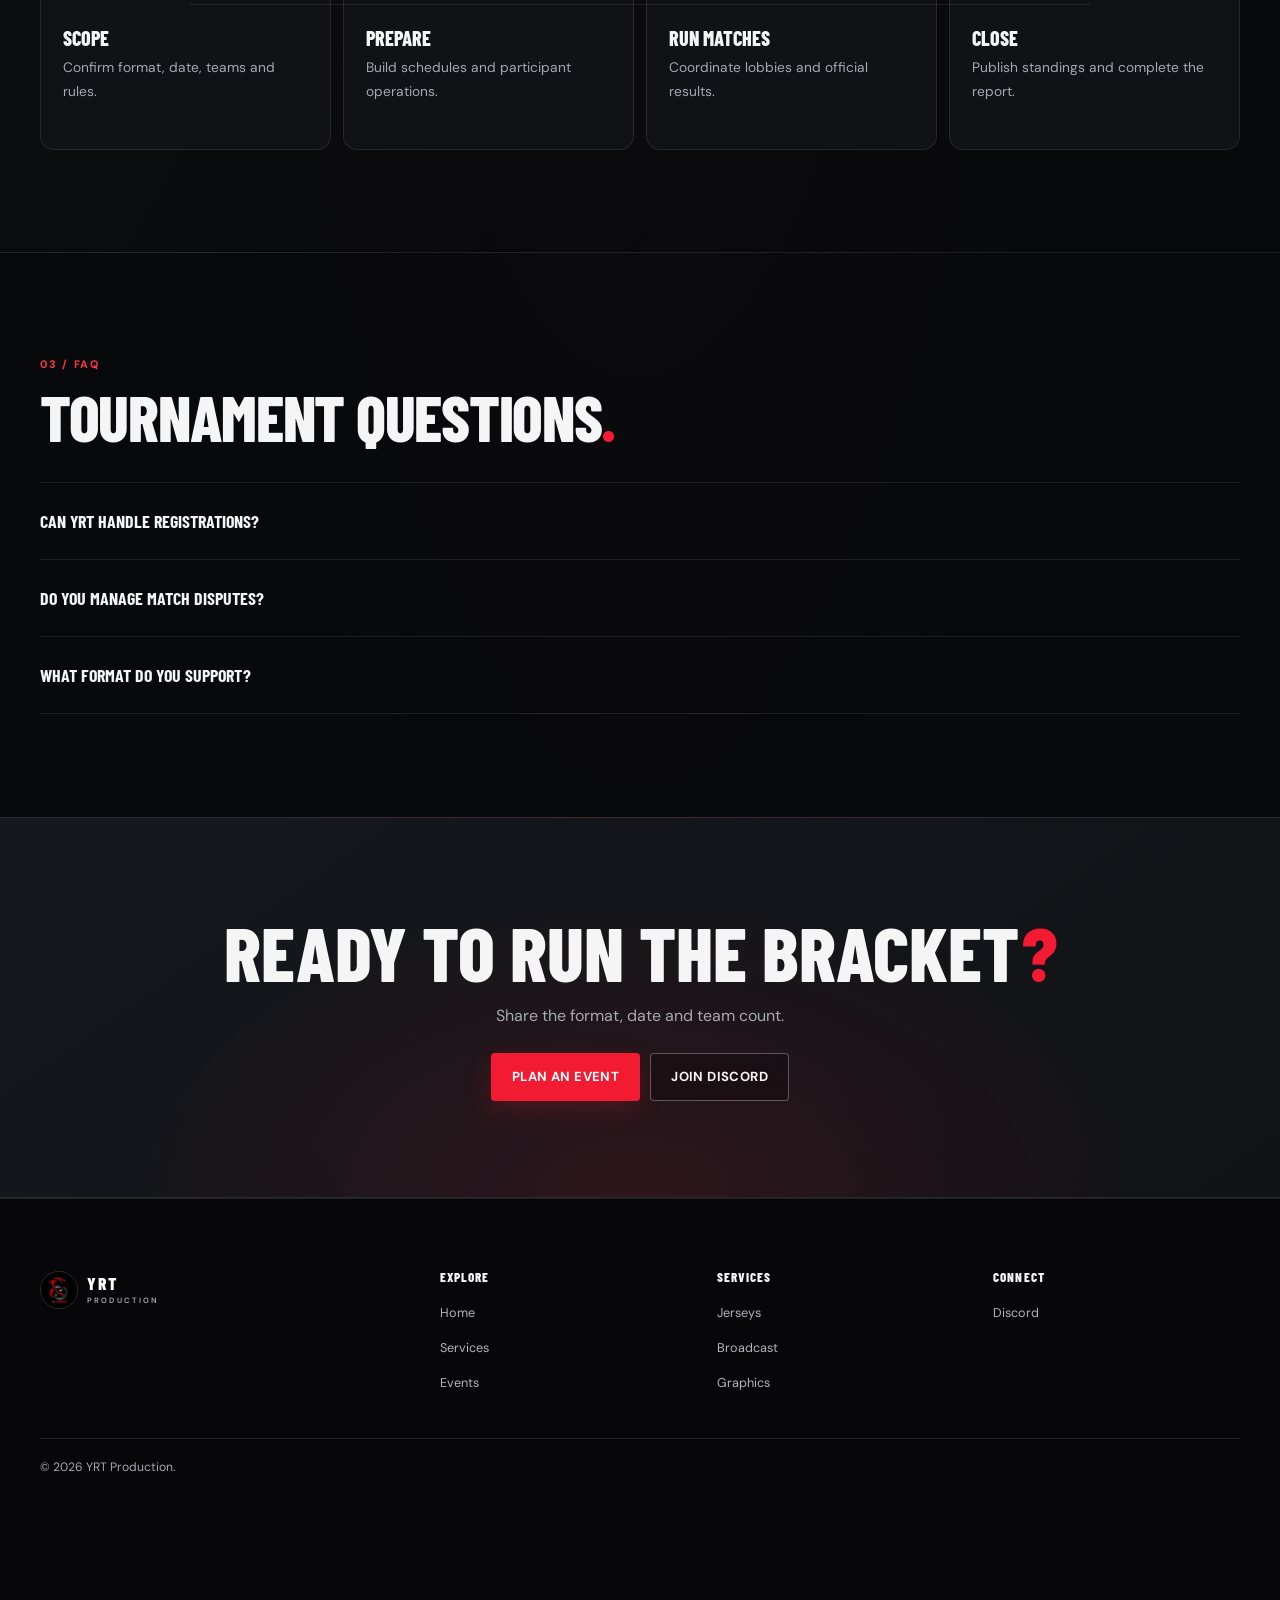
<file: services/tournament-management.html>
<!doctype html><html lang="en"><head><meta charset="UTF-8"><meta name="viewport" content="width=device-width,initial-scale=1"><title>Tournament Management — YRT Production</title><link rel="icon" href="../img/logo.jpg"><link rel="preconnect" href="https://fonts.googleapis.com"><link rel="preconnect" href="https://fonts.gstatic.com" crossorigin><link href="https://fonts.googleapis.com/css2?family=Barlow+Condensed:wght@500;600;700;800;900&family=DM+Sans:wght@400;500;600;700&display=swap" rel="stylesheet"><link rel="stylesheet" href="../style.css"></head><body><header class="site-header"><div class="wrap nav"><a class="brand" href="../index.html"><img src="../img/logo.jpg" alt=""><span class="brand-text">YRT <b>Production</b></span></a><nav class="nav-links"><a class="nav-link" href="../index.html">Home</a><a class="nav-link active" href="../services.html">Services</a><a class="nav-link" href="../events.html">Events</a><a class="nav-link" href="../about.html">About</a><a class="nav-link" href="../contact.html">Contact</a><a class="btn btn-primary" href="https://discord.gg/3MWQ8cHmy3" target="_blank" rel="noopener">Join Discord</a></nav><button class="nav-toggle" aria-label="Open menu" aria-expanded="false"><span></span><span></span><span></span></button></div><nav class="mobile-menu"><a href="../index.html">Home</a><a href="../services.html">Services</a><a href="../events.html">Events</a><a href="../about.html">About</a><a href="../contact.html">Contact</a><a class="btn btn-primary" href="https://discord.gg/3MWQ8cHmy3" target="_blank" rel="noopener">Join Discord</a></nav></header><main>
<section class="page-hero compact"><div class="wrap page-hero-inner"><span class="kicker">Service 02</span><h1>Tournament Management.</h1><p>Organised formats, match operations and clear results for esports events.</p><div class="detail-stats"><div class="detail-stat"><strong>Slots</strong><span>Registration lists</span></div><div class="detail-stat"><strong>Schedule</strong><span>Rounds and matches</span></div><div class="detail-stat"><strong>Results</strong><span>Tables and reports</span></div></div></div></section>
<section class="section"><div class="wrap split-layout"><div><header class="section-header"><span class="kicker">01 / What we do</span><h2>Run it cleanly<span class="red">.</span></h2></header><p style="margin-bottom:16px">YRT manages esports tournaments from registration through match completion.</p><p style="color:var(--neutral-300)">The exact scope is agreed before the event: format, admin work, graphics and show responsibilities are confirmed up front.</p></div><div class="capability-grid"><article class="capability"><h3>Registrations</h3><p>Team sign-ups and slot lists managed clearly.</p></article><article class="capability"><h3>Match schedules</h3><p>Rounds and match timing organised for the event.</p></article><article class="capability"><h3>Lobby operations</h3><p>Lobby coordination and match administration.</p></article><article class="capability"><h3>Points tables</h3><p>Results, standings and leaderboard graphics.</p></article><article class="capability"><h3>Rules briefing</h3><p>Participants receive the confirmed format and rules.</p></article><article class="capability"><h3>Event report</h3><p>Final outputs and results shared after close.</p></article></div></div></section>
<section class="section alt"><div class="wrap"><header class="section-header"><span class="kicker">02 / How it works</span><h2>Four steps to game day<span class="red">.</span></h2></header><div class="process-grid"><span class="process-line"></span><article class="process-step"><span class="process-number">01</span><h3>Scope</h3><p>Confirm format, date, teams and rules.</p></article><article class="process-step"><span class="process-number">02</span><h3>Prepare</h3><p>Build schedules and participant operations.</p></article><article class="process-step"><span class="process-number">03</span><h3>Run matches</h3><p>Coordinate lobbies and official results.</p></article><article class="process-step"><span class="process-number">04</span><h3>Close</h3><p>Publish standings and complete the report.</p></article></div></div></section>
<section class="section"><div class="wrap"><header class="section-header"><span class="kicker">03 / FAQ</span><h2>Tournament questions<span class="red">.</span></h2></header><div class="faq-list"><details><summary>Can YRT handle registrations?</summary><p>Registration scope can be included. Slot limits and team requirements are confirmed with YRT.</p></details><details><summary>Do you manage match disputes?</summary><p>Dispute handling is a confirmed part of the project scope and must follow the agreed rules.</p></details><details><summary>What format do you support?</summary><p>Scope is built around the selected game and format, starting with PUBG Mobile.</p></details></div></div></section><section class="cta-band"><h2>Ready to run the bracket<span class="red">?</span></h2><p>Share the format, date and team count.</p><div class="hero-actions" style="justify-content:center"><a class="btn btn-primary" href="../contact.html">Plan an event</a><a class="btn btn-ghost" href="https://discord.gg/3MWQ8cHmy3" target="_blank" rel="noopener">Join Discord</a></div></section></main><footer class="site-footer"><div class="wrap"><div class="footer-grid"><div><a class="brand" href="../index.html"><img src="../img/logo.jpg" alt=""><span class="brand-text">YRT <b>Production</b></span></a></div><div><h3>Explore</h3><a href="../index.html">Home</a><a href="../services.html">Services</a><a href="../events.html">Events</a></div><div><h3>Services</h3><a href="jersey-production.html">Jerseys</a><a href="production-broadcast.html">Broadcast</a><a href="graphic-design.html">Graphics</a></div><div><h3>Connect</h3><a href="https://discord.gg/3MWQ8cHmy3" target="_blank" rel="noopener">Discord</a></div></div><div class="footer-bottom">© <span data-year></span> YRT Production.</div></div></footer><div class="action-bar"><a class="btn btn-primary" href="https://discord.gg/3MWQ8cHmy3" target="_blank" rel="noopener">Join Discord</a><a class="btn btn-ghost" href="../contact.html">Start a project</a></div><script src="../script.js"></script></body></html>
</file>
<file: style.css>
:root {
  color-scheme: dark;
  --bg: #08090c;
  --panel: #101115;
  --panel-2: #15161b;
  --line: rgba(255, 255, 255, .1);
  --muted: #a4a5ad;
  --white: #f5f5f6;
  --red: #f11d32;
  --red-bright: #ff3344;
  --font-display: "Barlow Condensed", Impact, sans-serif;
  --font-body: "DM Sans", system-ui, sans-serif;
}

* {
  box-sizing: border-box;
  margin: 0;
  padding: 0;
}

html {
  scroll-behavior: smooth;
  scroll-padding-top: 84px;
}

body {
  min-width: 320px;
  background: var(--bg);
  color: var(--white);
  font: 16px/1.65 var(--font-body);
  overflow-x: hidden;
}

body::before {
  position: fixed;
  z-index: -1;
  inset: 0;
  content: "";
  pointer-events: none;
  background: radial-gradient(ellipse at 50% 0, rgba(62, 18, 25, .16), transparent 58%);
}

@media (prefers-reduced-motion: reduce) {
  html {
    scroll-behavior: auto;
  }

  *,
  *::before,
  *::after {
    animation-duration: .01ms !important;
    transition-duration: .01ms !important;
  }
}

img {
  display: block;
  max-width: 100%;
}

a {
  color: inherit;
}

a:focus-visible,
button:focus-visible,
summary:focus-visible {
  outline: 2px solid var(--red-bright);
  outline-offset: 4px;
}

h1,
h2,
h3 {
  font-family: var(--font-display);
  font-weight: 800;
  line-height: .98;
  text-transform: uppercase;
}

.wrap {
  width: min(1200px, calc(100% - 48px));
  margin-inline: auto;
}

.red {
  color: var(--red);
}

.btn {
  min-height: 48px;
  display: inline-flex;
  align-items: center;
  justify-content: center;
  gap: 12px;
  padding: 12px 20px;
  border: 1px solid transparent;
  border-radius: 5px;
  font-size: .82rem;
  font-weight: 700;
  letter-spacing: .03em;
  text-decoration: none;
  text-transform: uppercase;
  transition: background .2s ease, border-color .2s ease, transform .2s ease;
}

.btn:hover {
  transform: translateY(-2px);
}

.btn-main {
  color: #fff;
  background: var(--red);
  box-shadow: 0 8px 26px rgba(241, 29, 50, .2);
}

.btn-main:hover {
  background: #d60e24;
}

.btn-ghost {
  color: var(--white);
  border-color: rgba(255, 255, 255, .3);
  background: rgba(0, 0, 0, .24);
}

.btn-ghost:hover {
  border-color: var(--red);
}

/* Navigation */
body > header {
  position: sticky;
  top: 0;
  z-index: 20;
  border-bottom: 1px solid rgba(255, 255, 255, .08);
  background: rgba(8, 9, 12, .88);
  backdrop-filter: blur(18px);
}

.nav {
  min-height: 76px;
  display: flex;
  align-items: center;
  gap: 24px;
}

.brand {
  display: inline-flex;
  align-items: center;
  gap: 10px;
  text-decoration: none;
}

.brand img {
  width: 43px;
  height: 43px;
  object-fit: cover;
  border: 1px solid rgba(255, 255, 255, .2);
  border-radius: 50%;
}

.brand span {
  color: #fff;
  font: 800 1.1rem/1 var(--font-display);
  letter-spacing: .12em;
  text-transform: uppercase;
}

.brand span b {
  display: block;
  margin-top: 4px;
  color: #aaa;
  font: 600 .48rem/1 var(--font-body);
  letter-spacing: .28em;
}

.nav-links {
  display: flex;
  align-items: center;
  gap: clamp(16px, 2.7vw, 34px);
  margin-left: auto;
}

.nav-links>a:not(.btn) {
  position: relative;
  color: #d1d1d5;
  font-size: .77rem;
  font-weight: 600;
  text-decoration: none;
  transition: color .2s ease;
}

.nav-links>a:not(.btn)::after {
  position: absolute;
  right: 0;
  bottom: -9px;
  left: 0;
  height: 2px;
  content: "";
  transform: scaleX(0);
  transform-origin: left;
  background: var(--red);
  transition: transform .2s ease;
}

.nav-links>a:not(.btn):hover,
.nav-links>a.active {
  color: #fff;
}

.nav-links>a:not(.btn):hover::after,
.nav-links>a.active::after {
  transform: scaleX(1);
}

.nav-cta {
  min-height: 40px;
  padding: 9px 15px;
  font-size: .72rem;
}

.nav-toggle {
  display: none;
}

.mobile-menu {
  display: none;
}

/* Hero */
.hero {
  position: relative;
  min-height: 690px;
  display: flex;
  align-items: center;
  overflow: hidden;
  border-bottom: 1px solid var(--line);
  background-color: #08090c;
  background-image:
    linear-gradient(90deg, rgba(5, 6, 8, .97) 0%, rgba(5, 6, 8, .88) 34%, rgba(5, 6, 8, .38) 66%, rgba(5, 6, 8, .25) 100%),
    linear-gradient(0deg, #08090c 0%, transparent 28%, rgba(8, 9, 12, .12) 76%, #08090c 100%),
    url("img/production-hero.webp");
  background-position: center, center, center 43%;
  background-size: cover;
}

.hero::before {
  position: absolute;
  inset: 0;
  content: "";
  pointer-events: none;
  opacity: .14;
  background-image: linear-gradient(rgba(255, 255, 255, .09) 1px, transparent 1px), linear-gradient(90deg, rgba(255, 255, 255, .09) 1px, transparent 1px);
  background-size: 90px 90px;
  mask-image: linear-gradient(90deg, #000, transparent 80%);
}

.hero::after {
  position: absolute;
  top: -20%;
  right: -14%;
  width: 48vw;
  height: 120%;
  content: "";
  transform: skewX(-20deg);
  border-left: 1px solid rgba(241, 29, 50, .28);
  background: linear-gradient(90deg, rgba(241, 29, 50, .09), transparent 45%);
  pointer-events: none;
}

.hero>.wrap {
  position: relative;
  z-index: 1;
  padding-top: 52px;
  padding-bottom: 42px;
}

.hero-copy {
  position: relative;
  z-index: 2;
  width: 54%;
  max-width: 650px;
}

.hero .badge {
  display: inline-flex;
  align-items: center;
  gap: 10px;
  margin-bottom: 25px;
  color: #e3e3e6;
  font-size: .68rem;
  font-weight: 700;
  letter-spacing: .17em;
  text-transform: uppercase;
}

.badge i {
  color: var(--red);
  font-style: normal;
}

.live-dot,
.frame-readout i {
  width: 7px;
  height: 7px;
  border-radius: 50%;
  background: var(--red);
  box-shadow: 0 0 13px var(--red);
}

.hero h1 {
  max-width: 690px;
  margin-bottom: 22px;
  font-size: clamp(4rem, 8.2vw, 7.5rem);
  letter-spacing: -.025em;
  line-height: .78;
}

.hero h1 .red {
  display: inline-block;
  font-style: italic;
}

.hero p.lead {
  max-width: 510px;
  margin-bottom: 28px;
  color: #c1c1c8;
  font-size: 1rem;
}

.hero-ctas {
  display: flex;
  flex-wrap: wrap;
  align-items: center;
  gap: 12px;
  margin-bottom: 0;
}

.btn-play {
  color: #f1f1f3;
  font-size: .77rem;
  line-height: 1;
  text-decoration: none;
}

.hero .btn-play {
  align-items: center;
  justify-content: center;
}

.play-label {
  display: inline-block;
  line-height: 1;
  transform: translateY(1px);
}

.play-icon {
  width: 35px;
  height: 35px;
  flex: 0 0 auto;
  display: grid;
  place-items: center;
  border: 1px solid rgba(255, 255, 255, .55);
  border-radius: 50%;
}

.play-icon svg {
  width: 17px;
  height: 17px;
  display: block;
  fill: currentColor;
}

.hero-frame {
  position: absolute;
  top: 18%;
  right: 5%;
  width: min(45%, 465px);
  height: 50%;
  border: 1px solid rgba(255, 255, 255, .22);
  pointer-events: none;
}

.frame-corner {
  position: absolute;
  width: 20px;
  height: 20px;
  border-color: var(--red-bright);
  border-style: solid;
}

.frame-top-left {
  top: -1px;
  left: -1px;
  border-width: 2px 0 0 2px;
}

.frame-top-right {
  top: -1px;
  right: -1px;
  border-width: 2px 2px 0 0;
}

.frame-bottom-left {
  bottom: -1px;
  left: -1px;
  border-width: 0 0 2px 2px;
}

.frame-bottom-right {
  right: -1px;
  bottom: -1px;
  border-width: 0 2px 2px 0;
}

.frame-label,
.frame-readout {
  position: absolute;
  top: 14px;
  color: #eee;
  font-size: .53rem;
  font-weight: 700;
  letter-spacing: .16em;
}

.frame-label {
  left: 15px;
}

.frame-readout {
  right: 15px;
  display: inline-flex;
  align-items: center;
  gap: 7px;
  color: #ffb6bd;
}

.frame-readout i {
  width: 5px;
  height: 5px;
}

.frame-readout b {
  color: #ddd;
  font-weight: 500;
}

.frame-crosshair {
  position: absolute;
  top: 50%;
  left: 50%;
  color: rgba(255, 255, 255, .65);
  font-size: 1.3rem;
  transform: translate(-50%, -50%);
}

.scroll-hint {
  position: absolute;
  right: 0;
  bottom: 56px;
  display: flex;
  align-items: center;
  gap: 12px;
  color: #c9c9ce;
  font-size: .65rem;
  letter-spacing: .1em;
  text-decoration: none;
  text-transform: uppercase;
}

.scroll-hint b {
  color: var(--red);
  font-size: 1rem;
}

.stats {
  display: grid;
  grid-template-columns: repeat(4, 1fr);
  max-width: 790px;
  margin-top: 76px;
  border-top: 1px solid rgba(255, 255, 255, .22);
}

.stat {
  min-height: 77px;
  padding: 15px 20px 4px 0;
  border-right: 1px solid rgba(255, 255, 255, .15);
  background: transparent;
}

.stat+.stat {
  padding-left: 20px;
}

.stat:last-child {
  border-right: 0;
}

.stat b {
  display: block;
  color: #fff;
  font: 700 1.75rem/.95 var(--font-display);
}

.stat b span {
  display: inline;
  color: var(--red);
}

.stat b span {
  color: var(--red);
}

.stat span {
  display: block;
  max-width: 170px;
  margin-top: 7px;
  color: #a5a6ad;
  font-size: .65rem;
  line-height: 1.4;
}

/* Section system */
section {
  position: relative;
  padding: 96px 0;
}

.sec-head {
  position: relative;
  max-width: 670px;
  margin-bottom: 34px;
}

.sec-head .kicker {
  display: block;
  margin-bottom: 14px;
  color: var(--red-bright);
  font-size: .65rem;
  font-weight: 700;
  letter-spacing: .2em;
  text-transform: uppercase;
}

.sec-head h2 {
  margin-bottom: 14px;
  font-size: clamp(2.7rem, 6vw, 4.3rem);
  letter-spacing: -.015em;
}

.sec-head p {
  max-width: 600px;
  color: var(--muted);
  font-size: .91rem;
}

.sec-head::after {
  position: absolute;
  top: 12px;
  right: 0;
  width: 52px;
  height: 2px;
  content: "";
  background: var(--red);
}

.grid {
  display: grid;
  gap: 15px;
}

.grid-2 {
  grid-template-columns: repeat(2, minmax(0, 1fr));
}

.grid-3 {
  grid-template-columns: repeat(3, minmax(0, 1fr));
}

.grid-4 {
  grid-template-columns: repeat(4, minmax(0, 1fr));
}

.card {
  position: relative;
  display: flex;
  flex-direction: column;
  gap: 12px;
  min-width: 0;
  padding: 24px;
  overflow: hidden;
  border: 1px solid var(--line);
  border-radius: 8px;
  background: linear-gradient(145deg, rgba(23, 24, 29, .92), rgba(13, 14, 17, .96));
  transition: border-color .24s ease, transform .24s ease, background .24s ease;
}

.card:hover {
  transform: translateY(-5px);
  border-color: rgba(241, 29, 50, .58);
  background: #15161b;
}

.card::after {
  position: absolute;
  right: 0;
  bottom: 0;
  width: 40px;
  height: 2px;
  content: "";
  background: var(--red);
  opacity: .65;
}

.card .icon {
  width: 48px;
  height: 48px;
  display: grid;
  place-items: center;
  border: 1px solid rgba(241, 29, 50, .35);
  border-radius: 6px;
  background: rgba(241, 29, 50, .1);
  color: var(--red-bright);
}

.card .icon svg {
  width: 23px;
  height: 23px;
}

.card h3 {
  font-size: 1.45rem;
  letter-spacing: .015em;
}

.card p {
  color: var(--muted);
  font-size: .85rem;
}

.card ul {
  margin: 2px 0 6px;
  list-style: none;
}

.card ul li {
  position: relative;
  padding: 5px 0 5px 19px;
  color: #d5d5da;
  font-size: .79rem;
}

.card ul li::before {
  position: absolute;
  left: 0;
  color: var(--red);
  content: "↗";
  font-weight: 700;
}

.card .card-cta {
  margin-top: auto;
  padding-top: 7px;
}

.card .card-cta a {
  color: #fff;
  font-size: .78rem;
  font-weight: 700;
  text-decoration: none;
}

.card .card-cta a:hover {
  color: var(--red-bright);
}

.alt {
  border-block: 1px solid var(--line);
  background: linear-gradient(120deg, #101115, #0c0d10 60%, #111014);
}

.steps {
  display: grid;
  grid-template-columns: repeat(3, 1fr);
  gap: 15px;
  counter-reset: step;
}

.step {
  min-height: 190px;
  padding: 25px;
  border: 1px solid var(--line);
  border-radius: 8px;
  background: rgba(8, 9, 12, .62);
}

.step .num {
  width: 39px;
  height: 39px;
  display: grid;
  place-items: center;
  margin-bottom: 19px;
  border: 1px solid rgba(241, 29, 50, .5);
  border-radius: 50%;
  color: var(--red-bright);
  font: 700 1rem var(--font-display);
}

.step .num::before {
  counter-increment: step;
  content: "0" counter(step);
}

.step h3 {
  margin-bottom: 9px;
  font-size: 1.35rem;
}

.step p {
  color: var(--muted);
  font-size: .83rem;
}

.checklist {
  list-style: none;
}

.checklist li {
  padding: 9px 0 9px 23px;
  border-bottom: 1px solid var(--line);
  color: #d6d6db;
  font-size: .84rem;
}

.checklist li:last-child {
  border-bottom: 0;
}

.checklist li::before {
  position: absolute;
  margin-left: -22px;
  color: var(--red);
  content: "✦";
}

.note {
  margin-top: 18px;
  color: #92939c;
  font-size: .8rem;
}

/* Portfolio/event cards */
.event {
  padding-top: 185px;
}

.event::before {
  position: absolute;
  inset: 0 0 auto;
  height: 160px;
  content: "";
  background-position: center;
  background-size: cover;
  opacity: .84;
  mask-image: linear-gradient(#000 0%, #000 62%, transparent 100%);
  transition: transform .45s ease, opacity .3s ease;
}

.event:hover::before {
  transform: scale(1.05);
  opacity: 1;
}

.event:nth-child(1)::before {
  background-image: linear-gradient(90deg, rgba(5, 6, 9, .12), rgba(5, 6, 9, .15)), url("img/event-ghost.jpg");
}

.event:nth-child(2)::before {
  background-image: linear-gradient(90deg, rgba(5, 6, 9, .12), rgba(5, 6, 9, .15)), url("img/event-finals.jpg");
}

.event:nth-child(3)::before {
  background-image: linear-gradient(90deg, rgba(5, 6, 9, .12), rgba(5, 6, 9, .15)), url("img/event-league.jpg");
}

.event:nth-child(4)::before {
  background-image: linear-gradient(90deg, rgba(5, 6, 9, .12), rgba(5, 6, 9, .15)), url("img/event-lan.jpg");
}

.event:nth-child(5)::before {
  background-image: linear-gradient(90deg, rgba(5, 6, 9, .12), rgba(5, 6, 9, .15)), url("img/event-badda.jpg");
}

.event:nth-child(6)::before {
  background-image: linear-gradient(90deg, rgba(5, 6, 9, .12), rgba(5, 6, 9, .15)), url("img/event-tdm.jpg");
}

.event .tag {
  position: absolute;
  z-index: 1;
  top: 15px;
  left: 15px;
  padding: 5px 9px;
  border: 1px solid rgba(255, 255, 255, .25);
  border-radius: 3px;
  background: rgba(8, 9, 12, .72);
  color: #fff;
  font-size: .58rem;
  font-weight: 700;
  letter-spacing: .12em;
  text-transform: uppercase;
  backdrop-filter: blur(8px);
}

.event .facts {
  color: #a1a2a9;
  font-size: .77rem;
}

.event .facts b {
  color: #f3f3f4;
}

.alt .card {
  background: rgba(8, 9, 12, .55);
}

/* Project kickoff */
.contact-layout {
  display: grid;
  grid-template-columns: 1.1fr .9fr;
  gap: 16px;
  align-items: stretch;
}

.contact-card {
  position: relative;
  min-height: 100%;
  display: flex;
  flex-direction: column;
  align-items: flex-start;
  justify-content: center;
  padding: clamp(36px, 7vw, 76px) 25px;
  overflow: hidden;
  border: 1px solid rgba(241, 29, 50, .38);
  border-radius: 8px;
  background:
    linear-gradient(90deg, rgba(9, 10, 13, .97), rgba(9, 10, 13, .76)),
    url("img/production-hero.webp") center 48% / cover;
  text-align: left;
}

.contact-card::before {
  position: absolute;
  top: 0;
  left: 25px;
  width: 120px;
  height: 2px;
  content: "";
  background: var(--red);
}

.contact-card .kicker {
  margin-bottom: 15px;
  color: var(--red-bright);
  font-size: .65rem;
  font-weight: 700;
  letter-spacing: .2em;
  text-transform: uppercase;
}

.contact-card h2 {
  margin-bottom: 14px;
  font-size: clamp(2.7rem, 6vw, 4.5rem);
}

.contact-card p {
  max-width: 560px;
  margin: 0 0 24px;
  color: #c1c1c8;
}

.contact-card .hero-ctas {
  justify-content: flex-start;
}

.contact-card .note {
  margin-top: 24px;
  margin-bottom: 0;
  font-size: .76rem;
}

.contact-card .note a {
  color: #fff;
}

.brief-card {
  padding: clamp(26px, 4vw, 42px);
  border: 1px solid var(--line);
  border-radius: 8px;
  background: linear-gradient(145deg, #15161b, #0d0e11);
}

.brief-tag {
  display: inline-block;
  margin-bottom: 15px;
  color: var(--red-bright);
  font-size: .62rem;
  font-weight: 700;
  letter-spacing: .16em;
  text-transform: uppercase;
}

.brief-card h3 {
  margin-bottom: 22px;
  font-size: clamp(1.7rem, 3vw, 2.3rem);
}

.brief-list {
  display: grid;
  gap: 16px;
  list-style: none;
}

.brief-list li {
  display: grid;
  grid-template-columns: 35px 1fr;
  gap: 12px;
  align-items: start;
  padding-top: 15px;
  border-top: 1px solid var(--line);
}

.brief-list li>span {
  color: var(--red-bright);
  font: 700 .9rem var(--font-display);
}

.brief-list b {
  color: #f5f5f6;
  font-size: .82rem;
}

.brief-list p {
  margin-top: 3px;
  color: var(--muted);
  font-size: .75rem;
}

/* Footer and mobile action */
footer {
  padding: 48px 0 25px;
  border-top: 1px solid var(--line);
  background: #07080a;
}

.foot {
  display: grid;
  grid-template-columns: 2fr 1fr 1.5fr;
  gap: 36px;
}

footer .brand {
  margin-bottom: 12px;
}

footer h3 {
  margin-bottom: 12px;
  font-size: 1.15rem;
}

footer a:not(.brand) {
  display: block;
  padding: 3px 0;
  color: #b4b5bc;
  font-size: .79rem;
  text-decoration: none;
}

footer a:not(.brand):hover {
  color: var(--red-bright);
}

footer p {
  max-width: 380px;
  color: #8f9098;
  font-size: .8rem;
}

.credit {
  max-width: none;
  margin-top: 30px;
  padding-top: 18px;
  border-top: 1px solid var(--line);
  font-size: .7rem;
}

.action-bar {
  display: none;
}

@media (max-width: 900px) {
  .wrap {
    width: min(100% - 36px, 720px);
  }

  .nav {
    min-height: 68px;
  }

  .nav-links {
    gap: 16px;
  }

  .nav-links>a:not(.btn) {
    font-size: .7rem;
  }

  .hero {
    min-height: 650px;
    background-position: center, center, 60% center;
  }

  .hero-copy {
    width: 48%;
  }

  .hero-frame {
    right: 2%;
    width: 42%;
  }

  .hero h1 {
    font-size: clamp(3.8rem, 8vw, 5.3rem);
  }

  .grid-4 {
    grid-template-columns: repeat(2, minmax(0, 1fr));
  }

  .grid-3 {
    grid-template-columns: repeat(2, minmax(0, 1fr));
  }

  section {
    padding: 78px 0;
  }
}

@media (max-width: 680px) {
  body {
    padding-bottom: calc(72px + env(safe-area-inset-bottom));
  }

  .wrap {
    width: calc(100% - 36px);
  }

  .nav {
    min-height: 64px;
  }

  .brand img {
    width: 39px;
    height: 39px;
  }

  .nav-links {
    display: none;
  }

  .nav-toggle {
    width: 44px;
    height: 44px;
    display: flex;
    flex-direction: column;
    align-items: center;
    justify-content: center;
    gap: 6px;
    margin-left: auto;
    border: 1px solid var(--line);
    border-radius: 5px;
    background: #111216;
    cursor: pointer;
  }

  .nav-toggle span {
    width: 17px;
    height: 1px;
    background: #fff;
    transition: transform .2s ease;
  }

  .nav-toggle[aria-expanded="true"] span:first-child {
    transform: translateY(3.5px) rotate(45deg);
  }

  .nav-toggle[aria-expanded="true"] span:last-child {
    transform: translateY(-3.5px) rotate(-45deg);
  }

  .mobile-menu {
    width: 100%;
    padding: 3px 18px 14px;
    border-top: 1px solid var(--line);
    background: rgba(8, 9, 12, .97);
  }

  .mobile-menu.open {
    display: block;
  }

  .mobile-menu a {
    display: block;
    padding: 12px 0;
    border-bottom: 1px solid rgba(255, 255, 255, .07);
    color: #e5e5e8;
    font-size: .83rem;
    font-weight: 600;
    text-decoration: none;
  }

  .mobile-menu a:last-child {
    border-bottom: 0;
  }

  .hero {
    min-height: 740px;
    align-items: flex-start;
    background-image: linear-gradient(90deg, rgba(5, 6, 8, .93), rgba(5, 6, 8, .55)), linear-gradient(0deg, #08090c 0%, transparent 40%, rgba(8, 9, 12, .2) 85%, #08090c 100%), url("img/production-hero.webp");
    background-position: center, center, 61% center;
  }

  .hero::after {
    right: -38%;
    width: 75vw;
  }

  .hero>.wrap {
    padding-top: 65px;
    padding-bottom: 26px;
  }

  .hero-copy {
    width: 100%;
    max-width: 500px;
  }

  .hero .badge {
    max-width: 100%;
    margin-bottom: 21px;
    font-size: .56rem;
    letter-spacing: .12em;
  }

  .hero h1 {
    font-size: clamp(4rem, 18vw, 6.7rem);
  }

  .hero p.lead {
    max-width: 440px;
    font-size: .9rem;
  }

  .hero-frame {
    top: 26%;
    right: -16px;
    width: 53%;
    height: 29%;
    opacity: .45;
  }

  .frame-label,
  .frame-readout {
    font-size: .43rem;
  }

  .scroll-hint {
    display: none;
  }

  .stats {
    grid-template-columns: repeat(2, 1fr);
    margin-top: 64px;
  }

  .stat {
    min-height: 79px;
    padding: 13px 10px 7px 0;
    border-bottom: 1px solid rgba(255, 255, 255, .13);
  }

  .stat+.stat {
    padding-left: 13px;
  }

  .stat:nth-child(2) {
    border-right: 0;
  }

  .stat:nth-child(3) {
    border-bottom: 0;
  }

  .stat:nth-child(4) {
    border-right: 0;
    border-bottom: 0;
  }

  .stat b {
    font-size: 1.55rem;
  }

  .stat span {
    font-size: .61rem;
  }

  section {
    padding: 68px 0;
  }

  .sec-head {
    margin-bottom: 25px;
  }

  .sec-head h2 {
    font-size: clamp(2.5rem, 12vw, 3.4rem);
  }

  .sec-head p {
    font-size: .83rem;
  }

  .sec-head::after {
    display: none;
  }

  .grid-2,
  .grid-3,
  .grid-4,
  .steps {
    grid-template-columns: 1fr;
  }

  .card {
    padding: 21px;
  }

  .event {
    padding-top: 190px;
  }

  .event::before {
    height: 170px;
  }

  .step {
    min-height: auto;
  }

  .foot {
    grid-template-columns: 1fr 1fr;
    gap: 25px 20px;
  }

  .foot>div:first-child {
    grid-column: 1 / -1;
  }

  .contact-layout {
    grid-template-columns: 1fr;
  }

  .contact-card {
    padding: 45px 20px;
  }

  .contact-card .hero-ctas {
    flex-direction: column;
    align-items: stretch;
  }

  .action-bar {
    position: fixed;
    z-index: 30;
    right: 0;
    bottom: 0;
    left: 0;
    display: flex;
    gap: 9px;
    padding: 10px 14px calc(10px + env(safe-area-inset-bottom));
    border-top: 1px solid var(--line);
    background: rgba(8, 9, 12, .94);
    backdrop-filter: blur(16px);
  }

  .action-bar a {
    min-height: 44px;
    flex: 1;
    padding: 9px 8px;
    font-size: .66rem;
  }
}

@media (max-width: 380px) {
  .hero .badge {
    letter-spacing: .08em;
  }

  .hero h1 {
    font-size: 3.8rem;
  }

  .hero-ctas {
    align-items: center;
  }

  .hero-ctas .btn {
    padding-inline: 14px;
    font-size: .72rem;
  }

  .foot {
    grid-template-columns: 1fr;
  }

  .foot>div:first-child {
    grid-column: auto;
  }
}

/* Refined landing-page layout */
:root {
  --bg: #08090b;
  --panel: #111216;
  --panel-2: #17181d;
  --line: rgba(255, 255, 255, .09);
  --muted: #a7a8b0;
  --red: #f21b32;
  --red-bright: #ff3448;
}

html {
  scroll-padding-top: 76px;
}

body {
  background:
    radial-gradient(ellipse at 50% 20%, rgba(35, 18, 24, .24), transparent 55%),
    var(--bg);
}

.wrap {
  width: min(1200px, calc(100% - 64px));
}

header {
  border-bottom-color: rgba(255, 255, 255, .07);
  background: rgba(7, 8, 10, .91);
}

.nav {
  min-height: 68px;
}

.brand {
  gap: 9px;
}

.brand img {
  width: 40px;
  height: 40px;
  border-color: rgba(255, 255, 255, .14);
}

.nav-links {
  gap: clamp(14px, 2.2vw, 29px);
}

.nav-links>a:not(.btn) {
  color: #d3d3d8;
  font-size: .73rem;
}

.nav-cta {
  min-height: 38px;
  padding: 8px 14px;
  border-radius: 4px;
}

.hero {
  min-height: 530px;
  border-bottom: 0;
  background-image:
    linear-gradient(90deg, rgba(5, 6, 8, .97) 0%, rgba(5, 6, 8, .85) 33%, rgba(5, 6, 8, .3) 68%, rgba(5, 6, 8, .12) 100%),
    linear-gradient(0deg, #08090b 0%, transparent 24%, rgba(8, 9, 12, .12) 78%, #08090b 100%),
    url("img/production-hero.webp");
  background-position: center, center, center 43%;
}

.hero::before {
  opacity: .09;
  background-size: 110px 110px;
}

.hero::after {
  right: -17%;
  width: 45vw;
  opacity: .65;
}

.hero>.wrap {
  padding-top: 56px;
  padding-bottom: 58px;
}

.hero-copy {
  width: 56%;
  max-width: 620px;
}

.hero .badge {
  margin-bottom: 22px;
  font-size: .62rem;
  letter-spacing: .14em;
}

.hero h1 {
  margin-bottom: 20px;
  font-size: clamp(4.3rem, 8.5vw, 7rem);
  line-height: .8;
  letter-spacing: -.035em;
}

.hero p.lead {
  max-width: 460px;
  margin-bottom: 25px;
  color: #d0d0d5;
  font-size: .94rem;
  line-height: 1.65;
}

.hero-frame {
  display: none;
}

.hero-ctas {
  gap: 11px;
}

.btn {
  min-height: 44px;
  border-radius: 4px;
}

.btn-main {
  box-shadow: 0 7px 22px rgba(241, 29, 50, .17);
}

.btn-play {
  gap: 10px;
  font-size: .72rem;
}

.play-icon {
  width: 34px;
  height: 34px;
}

.scroll-hint {
  right: auto;
  bottom: 20px;
  left: 0;
  color: #aeb0b6;
  font-size: .58rem;
}

.scroll-hint b {
  font-size: .9rem;
}

section {
  padding: 64px 0;
}

.sec-head {
  display: grid;
  grid-template-columns: minmax(0, 1fr) minmax(240px, .7fr);
  column-gap: 36px;
  align-items: end;
  max-width: none;
  margin-bottom: 24px;
}

.sec-head .kicker {
  grid-column: 1 / -1;
  margin-bottom: 8px;
  font-size: .6rem;
  letter-spacing: .16em;
}

.sec-head h2 {
  margin: 0;
  font-size: clamp(2.4rem, 4vw, 3.5rem);
  letter-spacing: -.01em;
}

.sec-head p {
  justify-self: end;
  max-width: 420px;
  color: #a6a7ae;
  font-size: .78rem;
  line-height: 1.6;
}

.sec-head::after {
  display: none;
}

.grid {
  gap: 12px;
}

.service-grid {
  grid-template-columns: repeat(6, minmax(0, 1fr));
}

.service-grid .card {
  min-height: 138px;
  gap: 7px;
  padding: 14px 13px 40px;
  border-radius: 5px;
  background: linear-gradient(145deg, rgba(21, 22, 27, .96), rgba(13, 14, 17, .98));
}

.service-grid .card::after {
  display: none;
}

.service-grid .card .icon {
  width: 27px;
  height: 27px;
  border-color: rgba(255, 255, 255, .11);
  border: 0;
  border-radius: 0;
  background: rgba(255, 255, 255, .035);
  color: #f1f1f3;
}

.service-grid .card .icon svg {
  width: 18px;
  height: 18px;
}

.service-grid .card h3 {
  font-size: 1.1rem;
  line-height: 1;
}

.service-grid .card p {
  color: #a7a8af;
  font-size: .64rem;
  line-height: 1.35;
}

.services-all {
  grid-column: 2;
  justify-self: end;
  display: inline-flex;
  align-items: center;
  gap: 5px;
  margin-top: 7px;
  color: var(--red-bright);
  font-size: .68rem;
  font-weight: 700;
  text-decoration: none;
}

.services-all:hover {
  color: #fff;
}

.service-arrow {
  position: absolute;
  right: 12px;
  bottom: 11px;
  width: 28px;
  height: 28px;
  display: grid;
  place-items: center;
  border: 1px solid rgba(255, 255, 255, .75);
  border-radius: 50%;
  background: rgba(255, 255, 255, .1);
  color: #fff;
  font-size: 1.1rem;
  font-weight: 500;
  line-height: 1;
  text-decoration: none;
  box-shadow: 0 2px 8px rgba(0, 0, 0, .35);
  transition: background .2s ease, border-color .2s ease, transform .2s ease;
}

.service-arrow:hover {
  border-color: var(--red);
  background: var(--red);
  transform: scale(1.08);
}

@media (max-width: 900px) {
  .service-grid {
    grid-template-columns: repeat(3, minmax(0, 1fr));
  }
}

#events {
  padding-top: 54px;
  background: linear-gradient(180deg, rgba(255, 255, 255, .018), transparent 85%);
}

.work-intro {
  display: grid;
  grid-template-columns: minmax(0, 1.45fr) minmax(280px, .75fr);
  align-items: end;
  gap: clamp(28px, 7vw, 92px);
  margin-bottom: 38px;
}

.work-heading .kicker {
  display: block;
  margin-bottom: 12px;
  color: var(--red-bright);
  font-size: .65rem;
  font-weight: 700;
  letter-spacing: .2em;
  text-transform: uppercase;
}

.work-heading h2 {
  max-width: 720px;
  font-size: clamp(3.2rem, 7vw, 6.1rem);
  letter-spacing: -.025em;
  line-height: .86;
}

.work-copy {
  padding-bottom: 7px;
}

.work-copy p {
  max-width: 420px;
  margin-bottom: 20px;
  color: var(--muted);
  font-size: .91rem;
  line-height: 1.75;
}

.work-all {
  display: inline-flex;
  align-items: center;
  gap: 10px;
  min-height: 42px;
  padding: 9px 14px;
  border: 1px solid rgba(255, 255, 255, .16);
  border-radius: 4px;
  color: var(--white);
  font-size: .72rem;
  font-weight: 700;
  text-decoration: none;
  text-transform: uppercase;
  transition: border-color .2s ease, background .2s ease, color .2s ease;
}

.work-all span {
  color: var(--red-bright);
}

.work-all:hover {
  border-color: var(--red);
  background: rgba(241, 29, 50, .08);
}

.work-brands {
  display: block;
  align-items: center;
  gap: 0;
  margin: 0 0 24px;
  overflow: hidden;
}

.brands-track {
  width: max-content;
  display: flex;
  align-items: center;
  animation: brands-marquee 28s linear infinite;
  will-change: transform;
}

.work-brands:hover .brands-track {
  animation-play-state: paused;
}

@keyframes brands-marquee {
  from { transform: translateX(0); }
  to { transform: translateX(-50%); }
}

.work-brands span {
  flex: 0 0 auto;
  min-height: 58px;
  display: inline-flex;
  align-items: center;
  gap: 9px;
  padding: 0 clamp(18px, 3vw, 38px);
  border: var(--line) 1px solid;
  color: var(--white);
  white-space: nowrap;
}

.work-brands span:first-child {
  padding-left: 0;
}

.work-brands span:last-child {
  border-right: 0;
}

.brand-mark {
  opacity: .82;
  transition: opacity .2s ease, filter .2s ease;
}

.brand-mark:hover {
  opacity: 1;
  filter: brightness(1.08);
}

.brand-mark img {
  width: auto;
  max-width: 110px;
  height: auto;
  max-height: 38px;
  object-fit: contain;
  image-rendering: auto;
}

@media (min-resolution: 1.5dppx) {
  .brand-mark img[src$="brand-logo-1.png"] {
    max-width: 66px;
    max-height: 33px;
  }

  .brand-mark img[src$="brand-logo-4.png"] {
    max-width: 90px;
    max-height: 29px;
  }
}

@media (min-resolution: 2.5dppx) {
  .brand-mark img[src$="brand-logo-1.png"] {
    max-width: 34px;
    max-height: 17px;
  }

  .brand-mark img[src$="brand-logo-4.png"] {
    max-width: 46px;
    max-height: 15px;
  }
}

.titles-specialize {
  margin: 26px 0 34px;
  padding: 24px 0 18px;
  overflow: hidden;
}

.titles-head {
  display: block;
  margin-bottom: 16px;
}

.titles-head .kicker {
  display: block;
  margin-bottom: 8px;
  color: var(--red-bright);
  font-size: .58rem;
  font-weight: 700;
  letter-spacing: .18em;
  text-transform: uppercase;
}

.titles-head h3 {
  font-family: var(--font-display);
  font-size: clamp(2.1rem, 4vw, 3.2rem);
  line-height: 1;
  letter-spacing: -.02em;
  text-transform: none;
}

.titles-grid {
  display: block;
  overflow: hidden;
}

.titles-track {
  width: max-content;
  display: flex;
  gap: 0;
  animation: titles-marquee 32s linear infinite;
  will-change: transform;
}

.titles-specialize:hover .titles-track {
  animation-play-state: paused;
}

@keyframes titles-marquee {
  from { transform: translateX(0); }
  to { transform: translateX(-50%); }
}

.title-card {
  flex: 0 0 clamp(130px, 12vw, 150px);
  height: 110px;
  display: flex;
  flex-direction: column;
  align-items: center;
  justify-content: center;
  gap: 14px;
  scroll-snap-align: start;
  border-top: 1px solid var(--line);
  border-right: 1px solid var(--line);
  border-bottom: 1px solid var(--line);
  border-left: 1px solid var(--line);
  border-radius: 0;
  background: transparent;
  transition: transform .2s ease, filter .2s ease;
}

.title-card:hover {
  transform: translateY(-3px);
  filter: brightness(1.12);
}

.title-card img {
  width: auto;
  max-width: 110px;
  height: auto;
  max-height: 56px;
  object-fit: contain;
}

.title-card span {
  max-width: 132px;
  color: var(--white);
  font: 800 .78rem/1 var(--font-display);
  letter-spacing: .05em;
  text-align: center;
  text-transform: uppercase;
}

@media (max-width: 820px) {
  .titles-specialize {
    margin: 20px 0 24px;
  }

  .titles-head {
    align-items: flex-start;
  }

  .titles-grid {
    margin-right: -18px;
  }

  .title-card {
    flex-basis: 120px;
    height: 100px;
  }

}

.work-carousel-head {
  display: flex;
  align-items: center;
  justify-content: space-between;
  margin-bottom: 12px;
  color: var(--muted);
  font-size: .62rem;
  font-weight: 700;
  letter-spacing: .18em;
  text-transform: uppercase;
}


.work-grid {
  display: flex;
  gap: 10px;
  overflow-x: auto;
  scroll-behavior: smooth;
  scroll-snap-type: x mandatory;
  scrollbar-width: none;
}

.work-grid::-webkit-scrollbar {
  display: none;
}

@media (min-width: 821px) {
  .work-grid {
    padding-bottom: 12px;
    cursor: grab;
    scrollbar-width: thin;
    scrollbar-color: var(--red) rgba(255, 255, 255, .08);
  }

  .work-grid::-webkit-scrollbar {
    height: 5px;
    display: block;
  }

  .work-grid::-webkit-scrollbar-track {
    border-radius: 999px;
    background: rgba(255, 255, 255, .08);
  }

  .work-grid::-webkit-scrollbar-thumb {
    border-radius: 999px;
    background: var(--red);
  }

  .work-grid.is-dragging {
    cursor: grabbing;
    scroll-behavior: auto;
    scroll-snap-type: none;
  }
}

.work-card {
  position: relative;
  flex: 0 0 calc((100% - 20px) / 3);
  min-width: 0;
  height: 280px;
  overflow: hidden;
  border: 1px solid rgba(255, 255, 255, .12);
  border-radius: 5px;
  background: #15161a;
  color: #fff;
  text-decoration: none;
  isolation: isolate;
}

.work-card::after {
  position: absolute;
  z-index: -1;
  inset: 0;
  content: "";
  background: linear-gradient(0deg, rgba(4, 5, 7, .92), transparent 75%);
}

.work-card img {
  position: absolute;
  z-index: -2;
  inset: 0;
  width: 100%;
  height: 100%;
  object-fit: cover;
  transition: transform .45s ease, filter .3s ease;
}

.work-card:hover img {
  transform: scale(1.045);
  filter: saturate(1.1);
}

.work-card .tag {
  position: absolute;
  top: 12px;
  left: 12px;
  padding: 4px 7px;
  border: 1px solid rgba(255, 255, 255, .24);
  border-radius: 3px;
  background: rgba(8, 9, 12, .68);
  color: #fff;
  font-size: .53rem;
  font-weight: 700;
  letter-spacing: .1em;
  text-transform: uppercase;
  backdrop-filter: blur(8px);
}

.work-title {
  position: absolute;
  right: 42px;
  bottom: 14px;
  left: 14px;
  font: 800 1.5rem/.92 var(--font-display);
  text-transform: uppercase;
}

.work-title b {
  display: block;
  color: #fff;
}

.work-link {
  position: absolute;
  right: 13px;
  bottom: 13px;
  width: 27px;
  height: 27px;
  display: grid;
  place-items: center;
  border: 1px solid rgba(255, 255, 255, .5);
  border-radius: 50%;
  font-size: .78rem;
  transition: background .2s ease, border-color .2s ease;
}

.work-card:hover .work-link {
  border-color: var(--red);
  background: var(--red);
}

.text-link {
  display: inline-flex;
  align-items: center;
  gap: 9px;
  margin-top: 16px;
  color: #f5f5f6;
  font-size: .71rem;
  font-weight: 700;
  text-decoration: none;
}

.text-link span {
  color: var(--red-bright);
}

.about-section {
  padding: 58px 0;
  border-block: 1px solid var(--line);
  background: linear-gradient(110deg, #101115 0%, #0b0c0f 52%, #111115 100%);
}

.about-layout {
  display: grid;
  grid-template-columns: 1.05fr 1.15fr .55fr;
  gap: 30px;
  align-items: center;
}

.about-image {
  position: relative;
  min-height: 270px;
  overflow: hidden;
  border: 1px solid rgba(255, 255, 255, .13);
  border-radius: 5px;
}

.about-image::after {
  position: absolute;
  inset: 35% 0 0;
  content: "";
  background: linear-gradient(0deg, rgba(4, 5, 7, .85), transparent);
}

.about-image img {
  position: absolute;
  inset: 0;
  width: 100%;
  height: 100%;
  object-fit: cover;
}

.image-caption {
  position: absolute;
  z-index: 1;
  bottom: 13px;
  left: 14px;
  color: #eee;
  font-size: .55rem;
  font-weight: 700;
  letter-spacing: .14em;
  text-transform: uppercase;
}

.about-copy .kicker {
  display: block;
  margin-bottom: 10px;
  color: var(--red-bright);
  font-size: .59rem;
  font-weight: 700;
  letter-spacing: .16em;
  text-transform: uppercase;
}

.about-copy h2 {
  margin-bottom: 14px;
  font-size: clamp(2.35rem, 4vw, 3.3rem);
}

.about-copy p {
  margin-bottom: 10px;
  color: #b6b7be;
  font-size: .76rem;
  line-height: 1.6;
}

.about-copy .btn {
  margin-top: 7px;
}

.about-stats {
  display: grid;
  gap: 0;
  border-left: 1px solid var(--line);
}

.about-stats>div {
  padding: 13px 0 13px 20px;
  border-bottom: 1px solid var(--line);
}

.about-stats>div:last-child {
  border-bottom: 0;
}

.about-stats b {
  display: block;
  color: #fff;
  font: 700 1.85rem/.95 var(--font-display);
}

.about-stats span {
  display: block;
  margin-top: 5px;
  color: #a7a8af;
  font-size: .63rem;
  line-height: 1.4;
}

.alt {
  border-block: 1px solid var(--line);
  background: #0c0d10;
}

.steps {
  gap: 12px;
}

.step,
.jersey-details .card,
.brief-card {
  border-radius: 5px;
}

.contact-card {
  border-radius: 5px;
}

footer {
  padding: 38px 0 22px;
}

.credit {
  margin-top: 23px;
}

@media (max-width: 900px) {
  .wrap {
    width: min(100% - 44px, 760px);
  }

  .service-grid {
    grid-template-columns: repeat(2, minmax(0, 1fr));
  }

  .about-layout {
    grid-template-columns: 1fr 1fr;
  }

  .about-stats {
    grid-column: 1 / -1;
    grid-template-columns: repeat(3, 1fr);
    border-top: 1px solid var(--line);
    border-left: 0;
  }

  .about-stats>div {
    padding: 13px 12px 0;
    border-right: 1px solid var(--line);
    border-bottom: 0;
  }

  .about-stats>div:first-child {
    padding-left: 0;
  }

  .about-stats>div:last-child {
    border-right: 0;
  }
}

@media (max-width: 820px) {
  html {
    scroll-padding-top: 66px;
  }

  .nav {
    min-height: 64px;
  }

  .nav-links {
    display: none;
  }

  .nav-toggle {
    width: 42px;
    height: 42px;
    display: flex;
    flex-direction: column;
    align-items: center;
    justify-content: center;
    gap: 6px;
    margin-left: auto;
    border: 1px solid var(--line);
    border-radius: 5px;
    background: #111216;
    cursor: pointer;
  }

  .nav-toggle span {
    width: 17px;
    height: 1px;
    background: #fff;
  }

  .nav-toggle[aria-expanded="true"] span:first-child {
    transform: translateY(3.5px) rotate(45deg);
  }

  .nav-toggle[aria-expanded="true"] span:last-child {
    transform: translateY(-3.5px) rotate(-45deg);
  }

  .mobile-menu {
    width: 100%;
    padding: 3px 22px 14px;
    border-top: 1px solid var(--line);
    background: rgba(8, 9, 12, .98);
  }

  .mobile-menu.open {
    display: block;
  }

  .mobile-menu a {
    display: block;
    padding: 12px 0;
    border-bottom: 1px solid rgba(255, 255, 255, .07);
    color: #e5e5e8;
    font-size: .83rem;
    font-weight: 600;
    text-decoration: none;
  }

  .mobile-menu a:last-child {
    border-bottom: 0;
  }
}

@media (max-width: 680px) {
  body {
    padding-bottom: calc(70px + env(safe-area-inset-bottom));
  }

  .wrap {
    width: calc(100% - 36px);
  }

  .hero {
    min-height: 610px;
    align-items: flex-start;
    background-image:
      linear-gradient(90deg, rgba(5, 6, 8, .91), rgba(5, 6, 8, .48)),
      linear-gradient(0deg, #08090b 0%, transparent 38%, rgba(8, 9, 12, .18) 82%, #08090b 100%),
      url("img/production-hero.webp");
    background-position: center, center, 61% center;
  }

  .hero::after {
    right: -44%;
    width: 82vw;
  }

  .hero>.wrap {
    padding-top: 88px;
    padding-bottom: 55px;
  }

  .hero-copy {
    width: 100%;
    max-width: 500px;
  }

  .hero .badge {
    max-width: 100%;
    margin-bottom: 21px;
    font-size: .55rem;
    letter-spacing: .1em;
  }

  .hero h1 {
    font-size: clamp(4rem, 18vw, 6.3rem);
  }

  .hero p.lead {
    max-width: 390px;
    font-size: .86rem;
  }

  .scroll-hint {
    bottom: 18px;
  }

  section {
    padding: 52px 0;
  }

  .sec-head {
    display: block;
    margin-bottom: 20px;
  }

  .sec-head .kicker {
    margin-bottom: 8px;
  }

  .sec-head h2 {
    margin-bottom: 9px;
    font-size: clamp(2.5rem, 11vw, 3.3rem);
  }

  .sec-head p {
    max-width: 440px;
    font-size: .78rem;
  }

  .service-grid {
    gap: 9px;
  }

  .service-grid .card {
    min-height: 190px;
    padding: 16px 14px;
  }

  .service-grid .card h3 {
    font-size: 1.15rem;
  }

  .service-grid .card p {
    font-size: .7rem;
  }

  #events {
    padding-top: 44px;
  }

  .work-grid {
    grid-template-columns: repeat(2, minmax(0, 1fr));
    gap: 8px;
  }

  .work-card {
    height: clamp(150px, 43vw, 210px);
    grid-column: span 1;
  }

  .work-card:first-child {
    grid-column: 1 / -1;
    height: clamp(185px, 55vw, 290px);
  }

  .work-card .tag {
    top: 9px;
    left: 9px;
    max-width: calc(100% - 18px);
    font-size: .48rem;
  }

  .work-title {
    right: 34px;
    bottom: 11px;
    left: 10px;
    font-size: 1.18rem;
  }

  .work-link {
    right: 9px;
    bottom: 9px;
    width: 23px;
    height: 23px;
  }

  .about-layout {
    grid-template-columns: 1fr;
    gap: 21px;
  }

  .about-image {
    min-height: 220px;
  }

  .about-copy h2 {
    font-size: clamp(2.6rem, 12vw, 3.5rem);
  }

  .about-copy p {
    font-size: .8rem;
  }

  .about-stats {
    grid-column: auto;
    margin-top: 2px;
  }

  .about-stats>div {
    padding: 12px 8px 0;
  }

  .about-stats>div:first-child {
    padding-left: 0;
  }

  .about-stats b {
    font-size: 1.6rem;
  }

  .about-stats span {
    font-size: .57rem;
  }

  .grid-2,
  .grid-3,
  .grid-4,
  .steps {
    grid-template-columns: 1fr;
  }

  .service-grid {
    grid-template-columns: repeat(2, minmax(0, 1fr));
  }

  .jersey-details {
    margin-top: 20px !important;
  }

  .contact-card {
    padding: 40px 20px;
  }

  .contact-card h2 {
    font-size: clamp(2.6rem, 12vw, 3.6rem);
  }
}

@media (max-width: 380px) {
  .hero h1 {
    font-size: 3.75rem;
  }

  .work-grid {
    grid-template-columns: 1fr;
  }

  .work-card,
  .work-card:first-child {
    height: 210px;
    grid-column: auto;
  }

  .about-stats span {
    font-size: .52rem;
  }
}

@media (max-width: 680px) {
  body {
    padding-bottom: 0;
  }

  #jerseys .sec-head {
    display: block;
  }

  #jerseys .sec-head h2 {
    max-width: 100%;
    font-size: clamp(1.7rem, 8vw, 2.15rem);
    line-height: .98;
  }

  #jerseys .jersey-title-last {
    display: block;
  }

  .jersey-details .card h3 {
    font-size: clamp(1.3rem, 6vw, 1.65rem);
    line-height: .98;
  }

  .jersey-brief-title-last {
    display: block;
  }

  .jersey-details .checklist li {
    padding-top: 8px;
    padding-bottom: 8px;
    color: #e2e2e6;
    font-size: .77rem;
    line-height: 1.45;
  }

  .hero {
    min-height: 0;
    height: min(475px, calc(100svh - 64px));
    max-height: 475px;
    background-image:
      linear-gradient(90deg, rgba(5, 6, 8, .91), rgba(5, 6, 8, .56)),
      linear-gradient(0deg, #08090b 0%, transparent 36%, rgba(8, 9, 12, .08) 80%, #08090b 100%),
      url("img/production-hero.webp");
    background-position: center, center, 56% center;
  }

  .hero>.wrap {
    height: 100%;
    display: flex;
    flex-direction: column;
    justify-content: center;
    padding-top: 32px;
    padding-bottom: 38px;
  }

  .hero-copy {
    max-width: 390px;
  }

  .hero .badge {
    margin-bottom: 17px;
    font-size: .53rem;
  }

  .hero h1 {
    margin-bottom: 14px;
    font-size: clamp(3.35rem, 15vw, 4.8rem);
    line-height: .83;
  }

  .hero p.lead {
    max-width: 350px;
    margin-bottom: 18px;
    font-size: .8rem;
    line-height: 1.55;
  }

  .hero-ctas {
    gap: 8px;
  }

  .hero .btn {
    min-height: 40px;
    padding: 9px 13px;
    font-size: .65rem;
  }

  .hero .btn-play {
    width: auto;
    height: 40px;
    min-height: 40px;
    padding: 0 8px;
    font-size: .64rem;
  }

  .hero .play-icon {
    width: 31px;
    height: 31px;
  }

  .scroll-hint {
    bottom: 13px;
    font-size: .52rem;
  }

  section {
    padding: 38px 0;
  }

  .sec-head {
    display: grid;
    grid-template-columns: minmax(0, 1fr) auto;
    column-gap: 10px;
    margin-bottom: 16px;
  }

  .sec-head .kicker {
    grid-column: 1 / -1;
    font-size: .55rem;
  }

  .sec-head h2 {
    grid-column: 1;
    font-size: clamp(2.15rem, 10vw, 2.85rem);
  }

  .sec-head p {
    grid-column: 1 / -1;
    grid-row: 3;
    font-size: .72rem;
  }

  .services-all {
    grid-column: 2;
    grid-row: 2;
    align-self: center;
    margin: 0;
    padding: 5px 7px;
    border: 1px solid rgba(241, 29, 50, .4);
    border-radius: 3px;
    background: rgba(241, 29, 50, .09);
    color: #ff5263;
    font-size: .57rem;
    white-space: nowrap;
  }

  .service-grid {
    grid-template-columns: repeat(3, minmax(0, 1fr));
    gap: 8px;
  }

  .service-grid .card {
    min-height: 108px;
    gap: 5px;
    padding: 9px 7px 34px;
    border-radius: 5px;
    align-items: center;
    text-align: center;
  }

  .service-grid .card .icon {
    width: 27px;
    height: 27px;
    margin-inline: auto;
  }

  .service-grid .card .icon svg {
    width: 16px;
    height: 16px;
  }

  .service-grid .card h3 {
    font-size: .88rem;
    line-height: .96;
  }

  .service-grid .service-arrow {
    display: none;
  }

  .service-grid .card .icon svg {
    width: 17px;
    height: 17px;
  }

  .service-grid .card h3 {
    font-size: .96rem;
  }

  .service-grid .card p {
    display: none;
  }

  #events {
    padding-top: 36px;
  }

  .work-intro {
    grid-template-columns: 1fr;
    gap: 20px;
    margin-bottom: 24px;
  }

  .work-heading h2 {
    font-size: clamp(3rem, 13vw, 5.2rem);
  }

  .work-copy {
    padding-bottom: 0;
  }

  .work-copy p {
    max-width: 560px;
  }

  .work-grid {
    display: flex;
    gap: 9px;
    margin-right: -18px;
    padding-right: 18px;
    overflow-x: auto;
    overflow-y: hidden;
    overscroll-behavior-inline: contain;
    scroll-snap-type: x mandatory;
    scrollbar-width: none;
  }

  .work-grid::-webkit-scrollbar {
    display: none;
  }

  .work-card,
  .work-card:first-child {
    height: 220px;
    flex: 0 0 84%;
    grid-column: auto;
    scroll-snap-align: start;
  }

  .work-card .tag {
    font-size: .53rem;
  }

  .work-title {
    font-size: 1.38rem;
  }

  .text-link {
    margin-top: 12px;
  }

  .about-section {
    padding: 38px 0;
  }

  .about-layout {
    gap: 16px;
  }

  .about-image {
    min-height: 180px;
    max-height: 220px;
  }

  .about-copy h2 {
    font-size: clamp(2.3rem, 10vw, 3rem);
  }

  .about-copy p {
    margin-bottom: 8px;
    font-size: .74rem;
  }

  .about-copy .btn {
    min-height: 40px;
    font-size: .64rem;
  }

  .about-stats>div {
    padding-top: 10px;
  }

  .about-stats b {
    font-size: 1.45rem;
  }

  .about-stats span {
    font-size: .54rem;
  }

  .alt {
    padding: 38px 0;
  }

  .steps {
    gap: 8px;
  }

  .step {
    min-height: 0;
    padding: 17px;
  }

  .step .num {
    width: 32px;
    height: 32px;
    margin-bottom: 12px;
  }

  .step h3 {
    font-size: 1.18rem;
  }

  .step p,
  .jersey-details .card li {
    font-size: .75rem;
  }

  .contact-card {
    padding: 34px 18px;
  }

  .contact-card h2 {
    font-size: clamp(2.25rem, 10vw, 3rem);
  }

  .contact-card p {
    font-size: .78rem;
  }

  .contact-card .hero-ctas {
    flex-direction: row;
    flex-wrap: wrap;
    align-items: center;
  }

  .contact-card .hero-ctas .btn {
    flex: 1 1 135px;
  }

  .brief-card {
    padding: 23px 20px;
  }

  footer {
    padding: 30px 0 22px;
  }

  .action-bar {
    display: none;
  }
}

@media (max-width: 380px) {
  .hero {
    height: min(455px, calc(100svh - 64px));
  }

  .hero h1 {
    font-size: 3.35rem;
  }

  .work-card,
  .work-card:first-child {
    height: 195px;
    flex-basis: 89%;
  }
}

/* Refined, inset navigation */
html {
  scroll-padding-top: 92px;
}

.hero {
  margin-top: 10px;
}

header {
  border-bottom: 0;
  background: transparent;
  backdrop-filter: none;
}

.nav {
  width: min(1200px, calc(100% - 48px));
  min-height: 64px;
  margin: 12px auto 0;
  padding: 7px 10px 7px 14px;
  border: 1px solid rgba(255, 255, 255, .1);
  border-radius: 999px;
  background: rgba(13, 14, 18, .82);
  box-shadow: 0 12px 36px rgba(0, 0, 0, .22);
  backdrop-filter: blur(20px);
  -webkit-backdrop-filter: blur(20px);
}

.brand {
  flex: 0 0 auto;
  gap: 9px;
}

.brand img {
  width: 38px;
  height: 38px;
}

.nav-links {
  gap: 3px;
}

.nav-links > a:not(.btn) {
  padding: 10px 13px;
  border-radius: 999px;
  color: #b7b8c0;
  font-size: .75rem;
  transition: color .2s ease, background .2s ease;
}

.nav-links > a:not(.btn)::after {
  display: none;
}

.nav-links > a:not(.btn):hover,
.nav-links > a.active {
  background: rgba(255, 255, 255, .08);
  color: #fff;
}

.nav-links > a.active {
  box-shadow: inset 0 0 0 1px rgba(255, 255, 255, .06);
}

.nav-cta {
  min-height: 42px;
  margin-left: 8px;
  padding: 10px 16px;
  border-radius: 999px;
}

.nav-toggle {
  border-radius: 14px;
}

@media (max-width: 820px) {
  html {
    scroll-padding-top: 82px;
  }

  .nav {
    width: calc(100% - 32px);
    min-height: 60px;
    margin-top: 10px;
    padding: 6px 8px 6px 12px;
    border-radius: 20px;
  }

  .brand img {
    width: 36px;
    height: 36px;
  }

  .nav-toggle {
    width: 42px;
    height: 42px;
    border: 1px solid rgba(255, 255, 255, .12);
    border-radius: 14px;
    background: rgba(255, 255, 255, .06);
  }

  .mobile-menu {
    position: absolute;
    z-index: 21;
    top: calc(100% + 8px);
    right: 0;
    left: 0;
    width: calc(100% - 32px);
    margin: 0 auto;
    padding: 8px;
    border: 1px solid rgba(255, 255, 255, .1);
    border-radius: 18px;
    background: rgba(13, 14, 18, .96);
    box-shadow: 0 18px 40px rgba(0, 0, 0, .32);
    backdrop-filter: blur(20px);
    -webkit-backdrop-filter: blur(20px);
  }

  .mobile-menu a {
    padding: 12px 13px;
    border: 0;
    border-radius: 11px;
    color: #d7d7dc;
  }

  .mobile-menu a:hover,
  .mobile-menu a.active {
    background: rgba(255, 255, 255, .07);
    color: #fff;
  }

  .mobile-menu .nav-cta {
    min-height: 46px;
    display: flex;
    justify-content: center;
    margin: 8px 0 0;
    border-radius: 12px;
    background: var(--red);
  }
}

@media (max-width: 820px) {
  .nav {
    gap: 8px;
  }

  .nav-toggle {
    margin-left: auto;
  }
}

html[data-theme="light"] {
  color-scheme: light;
  --bg: #f4f4f6;
  --panel: #fff;
  --panel-2: #eceef2;
  --line: rgba(24, 25, 30, .12);
  --muted: #5e6069;
  --white: #191a20;
  --red: #d71930;
  --red-bright: #c4162c;
}

html[data-theme="light"] body {
  background:
    radial-gradient(ellipse at 50% 20%, rgba(215, 25, 48, .045), transparent 55%),
    var(--bg);
}

html[data-theme="light"] body::before {
  background: radial-gradient(ellipse at 50% 0, rgba(215, 25, 48, .035), transparent 58%);
}

html[data-theme="light"] header {
  background: transparent;
}

html[data-theme="light"] .nav {
  border-color: rgba(24, 25, 30, .12);
  background: rgba(255, 255, 255, .88);
  box-shadow: 0 12px 36px rgba(24, 25, 30, .1);
}

html[data-theme="light"] .brand span {
  color: #191a20;
}

html[data-theme="light"] .brand span b {
  color: #65666d;
}

html[data-theme="light"] .brand img {
  border-color: rgba(24, 25, 30, .16);
}

html[data-theme="light"] .nav-links > a:not(.btn) {
  color: #50515a;
}

html[data-theme="light"] .nav-links > a:not(.btn):hover,
html[data-theme="light"] .nav-links > a.active {
  background: rgba(24, 25, 30, .07);
  color: #191a20;
}

html[data-theme="light"] .mobile-menu {
  border-color: rgba(24, 25, 30, .12);
  background: rgba(255, 255, 255, .97);
  box-shadow: 0 18px 40px rgba(24, 25, 30, .14);
}

html[data-theme="light"] .mobile-menu a {
  color: #45464e;
}

html[data-theme="light"] .mobile-menu a:hover,
html[data-theme="light"] .mobile-menu a.active {
  background: rgba(24, 25, 30, .06);
  color: #191a20;
}

html[data-theme="light"] .nav-toggle {
  border-color: rgba(24, 25, 30, .13);
  background: rgba(24, 25, 30, .05);
}

html[data-theme="light"] .nav-toggle span {
  background: #22232a;
}

html[data-theme="light"] .hero h1 {
  color: #191a20;
}

html[data-theme="light"] .hero .badge,
html[data-theme="light"] .hero p.lead,
html[data-theme="light"] .hero .btn-play,
html[data-theme="light"] .hero .scroll-hint {
  color: #35363e;
}

html[data-theme="light"] .hero {
  background-color: #e8e9ed;
  background-image:
    linear-gradient(90deg, #f4f4f6 0%, rgba(244, 244, 246, .96) 26%, rgba(244, 244, 246, .86) 42%, rgba(244, 244, 246, .48) 56%, rgba(244, 244, 246, .08) 74%, transparent 84%),
    url("img/production-hero.webp");
}

html[data-theme="light"] .hero::before {
  opacity: .06;
  background-image:
    linear-gradient(rgba(25, 26, 32, .14) 1px, transparent 1px),
    linear-gradient(90deg, rgba(25, 26, 32, .14) 1px, transparent 1px);
}

html[data-theme="light"] .play-icon {
  border-color: rgba(25, 26, 32, .42);
}

html[data-theme="light"] .stats {
  border-color: rgba(25, 26, 32, .24);
}

html[data-theme="light"] .stat {
  border-color: rgba(25, 26, 32, .17);
}

html[data-theme="light"] .stat b {
  color: #191a20;
}

html[data-theme="light"] .stat span {
  color: #50515a;
}

html[data-theme="light"] #events {
  background: linear-gradient(180deg, rgba(24, 25, 30, .035), transparent 85%);
}

html[data-theme="light"] .about-section {
  border-color: var(--line);
  background: linear-gradient(110deg, #eceef2, #f8f8f9 52%, #eceef2);
}

html[data-theme="light"] .about-copy p {
  color: #50515a;
}

html[data-theme="light"] .about-stats b {
  color: #191a20;
}

html[data-theme="light"] .about-stats span {
  color: #5e6069;
}

html[data-theme="light"] .alt {
  border-color: var(--line);
  background: linear-gradient(120deg, #eceef2, #f7f7f9 60%, #eceef2);
}

html[data-theme="light"] .card,
html[data-theme="light"] .service-grid .card,
html[data-theme="light"] .alt .card,
html[data-theme="light"] .brief-card {
  border-color: var(--line);
  background: linear-gradient(145deg, #fff, #f0f1f4);
  color: #191a20;
}

html[data-theme="light"] .card:hover,
html[data-theme="light"] .service-grid .card:hover,
html[data-theme="light"] .alt .card:hover {
  border-color: rgba(215, 25, 48, .38);
  background: #fff;
}

html[data-theme="light"] .card .icon {
  border-color: rgba(215, 25, 48, .18);
  background: rgba(215, 25, 48, .07);
  color: var(--red);
}

html[data-theme="light"] .service-grid .card .icon {
  background: rgba(215, 25, 48, .07);
  color: var(--red);
}

@media (min-width: 821px) {
  html[data-theme="light"] #services .sec-head p {
    color: #555761;
  }

  html[data-theme="light"] #services .services-all {
    color: #b81128;
  }

  html[data-theme="light"] #services .service-grid .card p {
    color: #5e6069;
  }

  html[data-theme="light"] #services .service-grid .service-arrow {
    border-color: #d71930;
    background: #d71930;
    color: #fff;
    box-shadow: 0 2px 8px rgba(24, 25, 30, .16);
  }

  html[data-theme="light"] #services .service-grid .service-arrow:hover {
    border-color: #b81128;
    background: #b81128;
  }
}

html[data-theme="light"] .card ul li,
html[data-theme="light"] .checklist li {
  color: #45464e;
}

html[data-theme="light"] .card .card-cta a,
html[data-theme="light"] .text-link {
  color: #25262d;
}

html[data-theme="light"] .step {
  border-color: var(--line);
  background: rgba(255, 255, 255, .78);
}

html[data-theme="light"] .brief-list b {
  color: #25262d;
}

html[data-theme="light"] .note,
html[data-theme="light"] .brief-list p {
  color: #5e6069;
}

html[data-theme="light"] .contact-card .kicker {
  color: #ff5263;
}

html[data-theme="light"] .contact-card h2 {
  color: #fff;
}

html[data-theme="light"] .contact-card p {
  color: #e2e2e6;
}

html[data-theme="light"] .contact-card .note {
  color: #c1c1c8;
}

html[data-theme="light"] .contact-card .note a {
  color: #fff;
}

html[data-theme="light"] .contact-card .btn-ghost {
  border-color: rgba(255, 255, 255, .5);
  background: rgba(0, 0, 0, .24);
  color: #fff;
}

html[data-theme="light"] .btn-ghost {
  border-color: rgba(24, 25, 30, .25);
  background: rgba(255, 255, 255, .55);
  color: #25262d;
}

html[data-theme="light"] .btn-ghost:hover {
  border-color: var(--red);
}

html[data-theme="light"] footer {
  border-color: var(--line);
  background: #e9ebef;
}

html[data-theme="light"] footer a:not(.brand) {
  color: #50515a;
}

html[data-theme="light"] footer p {
  color: #5e6069;
}

html[data-theme="light"] .credit {
  border-color: var(--line);
}

@media (max-width: 680px) {
  .hero .badge {
    gap: 8px;
    font-size: .59rem;
    letter-spacing: .07em;
    text-shadow: 0 1px 8px rgba(255, 255, 255, .8);
  }

  html[data-theme="light"] .hero .badge {
    padding: 5px 9px;
    border: 1px solid rgba(25, 26, 32, .1);
    border-radius: 999px;
    background: rgba(255, 255, 255, .88);
    text-shadow: none;
  }

  html[data-theme="dark"] .hero .badge {
    text-shadow: 0 1px 8px rgba(0, 0, 0, .8);
  }

  html[data-theme="light"] .hero {
    background-image:
      linear-gradient(90deg, #f4f4f6 0%, rgba(244, 244, 246, .97) 48%, rgba(244, 244, 246, .78) 72%, rgba(244, 244, 246, .28) 100%),
      url("img/production-hero.webp");
  }

  html[data-theme="light"] .hero p.lead {
    padding: 8px 10px;
    border-left: 2px solid var(--red);
    border-radius: 0 4px 4px 0;
    background: rgba(255, 255, 255, .76);
    color: #25262d;
    text-shadow: none;
    backdrop-filter: blur(6px);
    -webkit-backdrop-filter: blur(6px);
  }
}

/* Motion system */
@supports (animation-timeline: scroll()) {
  body::after {
    position: fixed;
    z-index: 30;
    top: 0;
    left: 0;
    width: 100%;
    height: 2px;
    content: "";
    transform: scaleX(0);
    transform-origin: left center;
    background: linear-gradient(90deg, var(--red), #ff6472);
    animation: page-progress linear both;
    animation-timeline: scroll(root block);
    pointer-events: none;
  }
}

.hero-copy > .badge,
.hero-copy > h1,
.hero-copy > .lead,
.hero-copy > .hero-ctas {
  animation: rise-in .75s cubic-bezier(.2, .7, .2, 1) both;
}

.hero-copy > .badge {
  animation-delay: .08s;
}

.hero-copy > h1 {
  animation-delay: .18s;
}

.hero-copy > .lead {
  animation-delay: .3s;
}

.hero-copy > .hero-ctas {
  animation-delay: .42s;
}

.hero::after {
  animation: hero-sheen 12s ease-in-out infinite alternate;
}

.live-dot {
  animation: live-pulse 2.2s ease-out infinite;
}

.scroll-hint b {
  display: inline-block;
  animation: scroll-nudge 1.8s ease-in-out infinite;
}

.card .icon {
  transition: transform .35s cubic-bezier(.2, .7, .2, 1), background .25s ease, color .25s ease;
}

.card:hover .icon {
  transform: translateY(-2px) rotate(-5deg);
}

/* Keep the hero in its original dark presentation in either site theme. */
html[data-theme="light"] .hero {
  border-bottom-color: var(--line);
  background-color: #08090c;
  background-image:
    linear-gradient(90deg, rgba(5, 6, 8, .97) 0%, rgba(5, 6, 8, .85) 33%, rgba(5, 6, 8, .3) 68%, rgba(5, 6, 8, .12) 100%),
    linear-gradient(0deg, #08090b 0%, transparent 24%, rgba(8, 9, 12, .12) 78%, #08090c 100%),
    url("img/production-hero.webp");
  background-position: center, center, center 43%;
  background-size: cover;
  background-repeat: no-repeat;
}

html[data-theme="light"] .hero::before {
  opacity: .09;
  background-image:
    linear-gradient(rgba(255, 255, 255, .09) 1px, transparent 1px),
    linear-gradient(90deg, rgba(255, 255, 255, .09) 1px, transparent 1px);
  background-size: 110px 110px;
  mask-image: linear-gradient(90deg, #000, transparent 80%);
}

html[data-theme="light"] .hero::after {
  top: -20%;
  right: -17%;
  width: 45vw;
  height: 120%;
  transform: skewX(-20deg);
  border: 0;
  border-left: 1px solid rgba(241, 29, 50, .28);
  background: linear-gradient(90deg, rgba(241, 29, 50, .09), transparent 45%);
  opacity: .65;
}

html[data-theme="light"] .hero h1 { color: #f5f5f6; }

html[data-theme="light"] .hero .badge {
  color: #e3e3e6;
}

html[data-theme="light"] .hero p.lead {
  color: #d0d0d5;
}

html[data-theme="light"] .hero .red {
  color: #f11d32;
}

html[data-theme="light"] .hero .btn-main {
  background: #f11d32;
  box-shadow: 0 7px 22px rgba(241, 29, 50, .17);
}

html[data-theme="light"] .hero .btn-play,
html[data-theme="light"] .hero .play-icon,
html[data-theme="light"] .hero .scroll-hint {
  color: #f1f1f3;
}

html[data-theme="light"] .hero .play-icon {
  border-color: rgba(255, 255, 255, .55);
}

@media (max-width: 680px) {
  html[data-theme="light"] .hero {
    background-image:
      linear-gradient(90deg, rgba(5, 6, 8, .91), rgba(5, 6, 8, .56)),
      linear-gradient(0deg, #08090b 0%, transparent 36%, rgba(8, 9, 12, .08) 80%, #08090b 100%),
      url("img/production-hero.webp");
    background-position: center, center, 56% center;
    background-size: cover;
  }

  html[data-theme="light"] .hero .badge {
    padding: 0;
    border: 0;
    border-radius: 0;
    background: transparent;
    color: #e3e3e6;
    text-shadow: 0 1px 8px rgba(0, 0, 0, .8);
  }

  html[data-theme="light"] .hero p.lead {
    padding: 0;
    border: 0;
    border-radius: 0;
    background: transparent;
    color: #d0d0d5;
    backdrop-filter: none;
    -webkit-backdrop-filter: none;
  }

  html[data-theme="light"] .hero::after {
    right: -38%;
    width: 75vw;
  }
}

.section-navigator {
  position: fixed;
  z-index: 25;
  bottom: 18px;
  left: 50%;
  display: grid;
  grid-template-columns: 1fr auto;
  align-items: center;
  column-gap: 16px;
  min-width: 190px;
  padding: 10px 13px 10px 16px;
  transform: translateX(-50%);
  border: 1px solid rgba(255, 255, 255, .16);
  border-radius: 999px;
  background: rgba(13, 14, 18, .88);
  box-shadow: 0 8px 26px rgba(0, 0, 0, .24);
  color: #f5f5f6;
  text-decoration: none;
  backdrop-filter: blur(16px);
  -webkit-backdrop-filter: blur(16px);
  transition: border-color .2s ease, background .2s ease, transform .2s ease;
}

.section-navigator:hover {
  transform: translate(-50%, -2px);
  border-color: rgba(241, 29, 50, .58);
  background: rgba(13, 14, 18, .96);
}

.section-navigator-label {
  grid-column: 1;
  color: #a4a5ad;
  font-size: .55rem;
  font-weight: 700;
  letter-spacing: .12em;
  line-height: 1;
  text-transform: uppercase;
}

.section-navigator-target {
  grid-column: 1;
  margin-top: 4px;
  font-size: .76rem;
  font-weight: 700;
  line-height: 1.1;
}

.section-navigator-arrow {
  grid-column: 2;
  grid-row: 1 / span 2;
  color: #ff3344;
  font-size: 1.1rem;
  line-height: 1;
  animation: section-nav-down 1.6s ease-in-out infinite;
}

html[data-theme="light"] .section-navigator {
  border-color: rgba(25, 26, 32, .12);
  background: rgba(255, 255, 255, .92);
  box-shadow: 0 8px 26px rgba(24, 25, 30, .14);
  color: #191a20;
}

html[data-theme="light"] .section-navigator:hover {
  border-color: rgba(183, 17, 40, .38);
  background: #fff;
}

html[data-theme="light"] .section-navigator-label {
  color: #666873;
}

html[data-theme="light"] .section-navigator-target {
  color: #191a20;
}

html[data-theme="light"] .section-navigator-arrow {
  color: #c4162c;
}

.section-navigator.is-returning .section-navigator-arrow {
  animation-name: section-nav-up;
}

@keyframes section-nav-down {
  0%, 100% { transform: translateY(-2px); }
  50% { transform: translateY(3px); }
}

@keyframes section-nav-up {
  0%, 100% { transform: translateY(2px); }
  50% { transform: translateY(-3px); }
}

@media (prefers-reduced-motion: reduce) {
  .section-navigator-arrow {
    animation: none;
  }
}

@media (max-width: 900px) {
  .section-navigator {
    bottom: calc(76px + env(safe-area-inset-bottom));
  }
}

@media (max-width: 380px) {
  .section-navigator {
    bottom: calc(18px + env(safe-area-inset-bottom));
  }
}

footer {
  padding-bottom: 96px;
}

@media (max-width: 900px) {
  footer {
    padding-bottom: calc(150px + env(safe-area-inset-bottom));
  }
}

@media (max-width: 380px) {
  footer {
    padding-bottom: calc(95px + env(safe-area-inset-bottom));
  }
}

.work-card .work-link {
  transition: transform .3s cubic-bezier(.2, .7, .2, 1), opacity .3s ease;
}

.btn span[aria-hidden="true"]:not(.play-icon) {
  display: inline-block;
  transition: transform .25s cubic-bezier(.2, .7, .2, 1);
}

.btn:hover span[aria-hidden="true"]:not(.play-icon) {
  transform: translate(3px, -2px);
}

.scroll-hint:hover b {
  transform: translateY(3px);
}

.motion-ready [data-reveal] {
  opacity: 0;
  transform: translateY(12px);
  transition: opacity .28s ease-out var(--reveal-delay, 0ms),
    transform .28s ease-out var(--reveal-delay, 0ms);
}

.motion-ready [data-reveal].is-visible {
  opacity: 1;
  transform: translateY(0) scale(1);
}

.motion-ready .work-grid .work-card {
  transform: scale(.98);
}

.motion-ready .work-grid .work-card.is-visible {
  transform: scale(1);
}

.about-stats b {
  font-variant-numeric: tabular-nums;
}

@keyframes page-progress {
  to {
    transform: scaleX(1);
  }
}

@keyframes rise-in {
  from {
    opacity: 0;
    transform: translateY(22px);
  }

  to {
    opacity: 1;
    transform: translateY(0);
  }
}

@keyframes hero-sheen {
  from {
    transform: translateX(0) skewX(-20deg);
    opacity: .7;
  }

  to {
    transform: translateX(-8%) skewX(-20deg);
    opacity: 1;
  }
}

@keyframes live-pulse {
  0% {
    box-shadow: 0 0 0 0 rgba(241, 29, 50, .55), 0 0 13px var(--red);
  }

  70% {
    box-shadow: 0 0 0 7px rgba(241, 29, 50, 0), 0 0 13px var(--red);
  }

  100% {
    box-shadow: 0 0 0 0 rgba(241, 29, 50, 0), 0 0 13px var(--red);
  }
}

@keyframes scroll-nudge {
  0%,
  100% {
    transform: translateY(0);
  }

  50% {
    transform: translateY(5px);
  }
}

@media (prefers-reduced-motion: reduce) {
  .hero-copy > .badge,
  .hero-copy > h1,
  .hero-copy > .lead,
  .hero-copy > .hero-ctas,
  .hero::after,
  .live-dot,
  .scroll-hint b,
  body::after {
    animation: none;
  }

  body::after {
    transform: scaleX(1);
  }

  .motion-ready [data-reveal] {
    opacity: 1;
    transform: none;
    transition: none;
  }

  .motion-ready [data-type-reveal],
  .motion-ready [data-reveal].is-visible [data-type-reveal] {
    clip-path: none;
    filter: none;
    transform: none;
    animation: none;
    transition: none;
  }
}

.where-worked {
  padding: clamp(72px, 9vw, 116px) 0;
  border-top: 1px solid var(--line);
  background: linear-gradient(180deg, rgba(255, 255, 255, .018), transparent 70%);
}

.worked-intro {
  display: grid;
  grid-template-columns: minmax(0, 1.35fr) minmax(260px, .8fr);
  gap: clamp(28px, 6vw, 76px);
  align-items: end;
  margin-bottom: 38px;
}

.worked-intro .kicker {
  display: block;
  margin-bottom: 14px;
  color: var(--red-bright);
  font-size: .68rem;
  font-weight: 700;
  letter-spacing: .16em;
  text-transform: uppercase;
}

.worked-intro h2 {
  max-width: 720px;
  color: var(--white);
  font-family: var(--font-body);
  font-size: clamp(2.1rem, 4vw, 3.2rem);
  font-weight: 700;
  letter-spacing: -.045em;
  line-height: 1.06;
  text-transform: none;
}

.worked-intro h2 .red {
  color: var(--red-bright);
}

.worked-intro p {
  max-width: 470px;
  justify-self: end;
  color: var(--muted);
  font-size: .94rem;
  line-height: 1.8;
}

.worked-map {
  overflow: hidden;
  border: 1px solid var(--line);
  border-radius: 24px;
  background: linear-gradient(155deg, #111216, #090a0d 78%);
  box-shadow: 0 22px 70px rgba(0, 0, 0, .18);
}

.world-map {
  position: relative;
  display: grid;
  min-height: 0;
  max-height: 520px;
  height: auto;
  touch-action: pan-y;
  aspect-ratio: 2.3 / 1;
  place-items: center;
  overflow: hidden;
  background:
    radial-gradient(ellipse at 73.7% 39.6%, rgba(241, 29, 50, .09), transparent 19%),
    linear-gradient(160deg, #101115, #08090c);
}

.world-map.is-zoomed {
  cursor: grab;
  touch-action: none;
  user-select: none;
}

.world-map.is-panning {
  cursor: grabbing;
}

.world-map::before,
.world-map::after {
  position: absolute;
  inset: 0;
  content: "";
  pointer-events: none;
}

.world-map::before {
  opacity: .22;
  background-image:
    linear-gradient(rgba(255, 255, 255, .035) 1px, transparent 1px),
    linear-gradient(90deg, rgba(255, 255, 255, .035) 1px, transparent 1px);
  background-size: 64px 64px;
  mask-image: linear-gradient(90deg, transparent, #000 18%, #000 82%, transparent);
}

.world-map::after {
  background: linear-gradient(90deg, rgba(8, 9, 12, .4), transparent 22%, transparent 78%, rgba(8, 9, 12, .4));
}

.world-map-art {
  position: relative;
  z-index: 1;
  width: min(100%, 1000px);
  min-width: 0;
  aspect-ratio: 1000 / 430;
  transform: translate(var(--map-pan-x, 0px), var(--map-pan-y, 0px)) scale(var(--map-zoom, 1));
  transform-origin: center;
  transition: transform .24s cubic-bezier(.2, .75, .25, 1);
}

.world-map.is-panning .world-map-art {
  transition: none;
}

.country-tooltip {
  position: absolute;
  z-index: 4;
  display: none;
  max-width: min(220px, calc(100% - 24px));
  padding: 7px 10px;
  border: 1px solid rgba(241, 29, 50, .58);
  border-radius: 7px;
  background: rgba(9, 10, 13, .92);
  box-shadow: 0 0 18px rgba(241, 29, 50, .2);
  color: #fff;
  font-size: .72rem;
  font-weight: 650;
  line-height: 1.2;
  pointer-events: none;
  white-space: normal;
  width: max-content;
  transform: translateY(-100%);
}

.country-tooltip.is-visible {
  display: block;
}

.world-map-art > .country-map,
.world-map-art > svg {
  position: absolute;
  inset: 0;
  width: 100%;
  height: 100%;
}

.world-map-art > .country-map {
  max-width: 100%;
  opacity: .9;
}

.world-map .country {
  fill: rgba(255, 255, 255, .065);
  stroke: rgba(255, 255, 255, .3);
  stroke-width: .7;
  stroke-linejoin: round;
  stroke-linecap: round;
  vector-effect: non-scaling-stroke;
  transition: fill .16s ease, stroke .16s ease, filter .16s ease;
}

.world-map .country:hover {
  fill: rgba(241, 29, 50, .72);
  stroke: #ff5367;
  stroke-width: 1.35;
  filter: drop-shadow(0 0 4px rgba(241, 29, 50, .8));
}

.world-map-art > svg[aria-hidden="true"] {
  overflow: visible;
  pointer-events: none;
}

.map-hub-glow {
  fill: rgba(241, 29, 50, .08);
  stroke: rgba(255, 70, 88, .3);
  stroke-dasharray: 3 8;
  stroke-width: 1.5;
  transform-origin: 737px 173px;
  animation: map-orbit 24s linear infinite;
}

.world-marker {
  position: absolute;
  z-index: 2;
  top: var(--y);
  left: var(--x);
  display: grid;
  width: 28px;
  height: 28px;
  padding: 0;
  place-items: center;
  border: 0;
  border-radius: 50%;
  background: transparent;
  color: var(--white);
  cursor: pointer;
  transform: translate(-50%, -50%);
}

.world-marker-dot {
  width: 11px;
  height: 11px;
  border: 2px solid #fff;
  border-radius: 50%;
  background: var(--red-bright);
  box-shadow: 0 0 0 5px rgba(241, 29, 50, .22), 0 0 22px rgba(241, 29, 50, .85);
}

.world-marker-label {
  position: absolute;
  left: 22px;
  top: 50%;
  padding: 5px 9px;
  border: 1px solid rgba(255, 255, 255, .12);
  border-radius: 999px;
  background: rgba(10, 11, 14, .88);
  font-size: .65rem;
  font-weight: 700;
  letter-spacing: .04em;
  white-space: nowrap;
  transform: translateY(-50%);
}

.map-readout {
  position: absolute;
  z-index: 2;
  top: 24px;
  left: 26px;
  display: grid;
  gap: 4px;
  padding: 12px 16px;
  border: 1px solid rgba(255, 255, 255, .1);
  border-radius: 12px;
  background: rgba(9, 10, 13, .72);
  backdrop-filter: blur(12px);
}

.map-readout span {
  color: var(--muted);
  font-size: .58rem;
  font-weight: 700;
  letter-spacing: .14em;
  text-transform: uppercase;
}

.map-readout strong {
  color: var(--white);
  font-size: .81rem;
  font-weight: 600;
}

.map-controls {
  position: absolute;
  z-index: 3;
  top: 24px;
  right: 26px;
  display: flex;
  align-items: center;
  gap: 6px;
  padding: 6px;
  border: 1px solid rgba(255, 255, 255, .1);
  border-radius: 12px;
  background: rgba(9, 10, 13, .78);
  backdrop-filter: blur(12px);
}

.map-zoom-button,
.map-reset-button {
  display: grid;
  width: 34px;
  height: 34px;
  padding: 0;
  place-items: center;
  border: 1px solid rgba(255, 255, 255, .12);
  border-radius: 8px;
  background: rgba(255, 255, 255, .04);
  color: var(--white);
  font: inherit;
  font-size: 1.15rem;
  line-height: 1;
  cursor: pointer;
  transition: border-color .2s ease, background .2s ease, color .2s ease, box-shadow .2s ease;
}

.map-reset-button {
  font-size: 1rem;
}

.map-zoom-button:hover:not(:disabled),
.map-reset-button:hover:not(:disabled) {
  border-color: rgba(241, 29, 50, .72);
  background: rgba(241, 29, 50, .12);
  color: var(--red-bright);
  box-shadow: 0 0 16px rgba(241, 29, 50, .16);
}

.map-zoom-button:disabled,
.map-reset-button:disabled {
  opacity: .38;
  cursor: not-allowed;
}

.map-zoom-value {
  min-width: 42px;
  color: var(--muted);
  font-size: .65rem;
  font-weight: 700;
  text-align: center;
}

.worked-map-caption {
  display: flex;
  min-height: 58px;
  align-items: center;
  justify-content: space-between;
  gap: 16px;
  padding: 14px 22px;
  border-top: 1px solid var(--line);
}

.worked-status {
  color: var(--white);
  font-size: .75rem;
  font-weight: 600;
}

.map-legend {
  display: inline-flex;
  align-items: center;
  gap: 8px;
  color: var(--muted);
  font-size: .65rem;
}

.map-legend i {
  width: 7px;
  height: 7px;
  border-radius: 50%;
  background: var(--red-bright);
  box-shadow: 0 0 12px rgba(241, 29, 50, .7);
}

.worked-regions {
  display: grid;
  grid-template-columns: repeat(2, minmax(0, 1fr));
  gap: 14px;
  margin-top: 16px;
}

.worked-region {
  display: flex;
  min-height: 94px;
  align-items: center;
  gap: 18px;
  padding: 18px 20px;
  border: 1px solid var(--line);
  border-radius: 14px;
  background: var(--panel);
  color: var(--white);
  text-align: left;
  cursor: pointer;
  transition: border-color .2s ease, background .2s ease, transform .2s ease;
}

.worked-region:hover {
  border-color: rgba(241, 29, 50, .72);
  box-shadow: 0 0 0 1px rgba(241, 29, 50, .1), 0 0 22px rgba(241, 29, 50, .15);
  transform: translateY(-2px);
}

.worked-region.active {
  border-color: rgba(241, 29, 50, .52);
  background: linear-gradient(120deg, rgba(241, 29, 50, .09), var(--panel) 62%);
}

.region-number {
  color: var(--red-bright);
  font-size: .65rem;
  font-weight: 700;
  letter-spacing: .1em;
}

.region-copy {
  display: grid;
  gap: 5px;
}

.region-copy strong {
  font-size: .88rem;
  font-weight: 600;
}

.region-copy small {
  color: var(--muted);
  font-size: .68rem;
  line-height: 1.5;
}

.region-arrow {
  margin-left: auto;
  color: var(--muted);
  font-size: .85rem;
  transition: color .2s ease, transform .2s ease;
}

.worked-region:hover .region-arrow,
.worked-region.active .region-arrow {
  color: var(--red-bright);
  transform: translate(2px, -2px);
}

html[data-theme="light"] .where-worked {
  background: linear-gradient(180deg, rgba(24, 25, 30, .025), transparent 70%);
}

html[data-theme="light"] .worked-intro h2,
html[data-theme="light"] .map-readout strong,
html[data-theme="light"] .worked-status,
html[data-theme="light"] .worked-region {
  color: #191a20;
}

html[data-theme="light"] .worked-map {
  border-color: rgba(24, 25, 30, .12);
  background: linear-gradient(155deg, #e7e8eb, #f2f2f4 78%);
  box-shadow: 0 22px 70px rgba(30, 32, 40, .08);
}

html[data-theme="light"] .world-map {
  background:
    radial-gradient(ellipse at 73.7% 39.6%, rgba(215, 25, 48, .1), transparent 19%),
    linear-gradient(160deg, #e5e6e9, #f0f0f2);
}

html[data-theme="light"] .world-map::before {
  background-image:
    linear-gradient(rgba(24, 25, 30, .045) 1px, transparent 1px),
    linear-gradient(90deg, rgba(24, 25, 30, .045) 1px, transparent 1px);
}

html[data-theme="light"] .world-map::after {
  background: linear-gradient(90deg, rgba(240, 240, 242, .35), transparent 22%, transparent 78%, rgba(240, 240, 242, .35));
}

html[data-theme="light"] .world-map-art > .country-map {
  opacity: .8;
}

html[data-theme="light"] .world-map .country {
  fill: rgba(25, 26, 32, .075);
  stroke: rgba(25, 26, 32, .28);
}

html[data-theme="light"] .world-map .country:hover {
  fill: rgba(215, 25, 48, .72);
  stroke: #c4162c;
}

html[data-theme="light"] .map-controls {
  border-color: rgba(24, 25, 30, .13);
  background: rgba(255, 255, 255, .84);
}

html[data-theme="light"] .map-zoom-button,
html[data-theme="light"] .map-reset-button {
  border-color: rgba(24, 25, 30, .13);
  background: rgba(24, 25, 30, .04);
  color: #25262d;
}

html[data-theme="light"] .world-marker-label,
html[data-theme="light"] .map-readout {
  border-color: rgba(24, 25, 30, .12);
  background: rgba(255, 255, 255, .82);
}

html[data-theme="light"] .worked-map-caption {
  border-color: rgba(24, 25, 30, .1);
}

html[data-theme="light"] .worked-region {
  border-color: rgba(24, 25, 30, .12);
  background: #fff;
}

html[data-theme="light"] .worked-region.active {
  border-color: rgba(215, 25, 48, .44);
  background: linear-gradient(120deg, rgba(215, 25, 48, .07), #fff 62%);
}

@keyframes map-orbit {
  to {
    transform: rotate(360deg);
  }
}

@media (max-width: 900px) {
  .worked-intro {
    grid-template-columns: 1fr;
    gap: 18px;
  }

  .worked-intro p {
    justify-self: start;
  }
}

@media (max-width: 680px) {
  .where-worked {
    padding: 70px 0;
  }

  .worked-intro {
    margin-bottom: 26px;
  }

  .worked-intro h2 {
    font-size: clamp(1.9rem, 9vw, 2.7rem);
  }

  .worked-intro p {
    font-size: .82rem;
  }

  .worked-map {
    border-radius: 17px;
  }

  .world-map {
    min-height: 0;
    max-height: none;
    aspect-ratio: 2 / 1;
  }

  .world-map-art {
    width: 100%;
  }

  .map-readout {
    top: 12px;
    left: 12px;
    padding: 9px 11px;
  }

  .map-readout span {
    font-size: .49rem;
  }

  .map-readout strong {
    font-size: .68rem;
  }

  .map-controls {
    top: 12px;
    right: 12px;
    gap: 4px;
    padding: 4px;
  }

  .map-zoom-button,
  .map-reset-button {
    width: 30px;
    height: 30px;
  }

  .map-zoom-value {
    display: none;
  }

  .world-marker-label {
    left: 18px;
    padding: 4px 7px;
    font-size: .56rem;
  }

  .worked-map-caption {
    align-items: flex-start;
    padding: 12px 14px;
  }

  .worked-status {
    font-size: .66rem;
  }

  .map-legend {
    flex-shrink: 0;
    font-size: .57rem;
  }

  .worked-regions {
    grid-template-columns: 1fr;
    gap: 10px;
  }

  .worked-region {
    min-height: 78px;
    padding: 14px 16px;
  }
}

@media (prefers-reduced-motion: reduce) {
  .map-hub-glow {
    animation: none;
  }

  .world-map-art {
    transition: none;
  }

  .world-map .country {
    transition: none;
  }
}

/* Secondary-page visual system */
.btn-primary {
  color: #fff;
  background: var(--red);
  box-shadow: 0 8px 26px rgba(241, 29, 50, .2);
}

.btn-primary:hover {
  background: #d60e24;
}

.site-header {
  position: sticky;
  top: 0;
  z-index: 30;
  border-bottom: 0;
  background: transparent;
  backdrop-filter: none;
}

.site-header .nav {
  position: relative;
}

.page-hero {
  position: relative;
  overflow: hidden;
  border-bottom: 1px solid var(--line);
  background:
    linear-gradient(90deg, rgba(5, 6, 8, .97) 0%, rgba(5, 6, 8, .82) 42%, rgba(5, 6, 8, .28) 100%),
    url("img/production-hero.webp") center 42% / cover;
}

.page-hero::before {
  position: absolute;
  inset: 0;
  content: "";
  opacity: .08;
  background-image:
    linear-gradient(rgba(255, 255, 255, .09) 1px, transparent 1px),
    linear-gradient(90deg, rgba(255, 255, 255, .09) 1px, transparent 1px);
  background-size: 110px 110px;
  mask-image: linear-gradient(90deg, #000, transparent 85%);
}

.page-hero.compact {
  min-height: 330px;
  display: flex;
  align-items: center;
  margin-top: 10px;
}

.page-hero-inner {
  position: relative;
  z-index: 1;
  padding: 66px 0 58px;
}

.page-hero-inner > .kicker {
  display: block;
  margin-bottom: 14px;
  color: #ff6475;
  font-size: .68rem;
  font-weight: 700;
  letter-spacing: .17em;
  text-transform: uppercase;
}

.page-hero h1 {
  max-width: 820px;
  color: #f5f5f6;
  font-family: var(--font-display);
  font-size: clamp(3.6rem, 8vw, 6.8rem);
  letter-spacing: -.025em;
}

.page-hero p {
  max-width: 620px;
  margin-top: 18px;
  color: #d0d0d5;
  font-size: clamp(.92rem, 1.5vw, 1.08rem);
}

.section,
.alt {
  padding: clamp(72px, 8vw, 112px) 0;
}

.section.alt,
.alt {
  border-top: 1px solid var(--line);
  border-bottom: 1px solid var(--line);
  background: linear-gradient(120deg, rgba(255, 255, 255, .025), transparent 65%);
}

.section-header {
  max-width: 760px;
  margin-bottom: 34px;
}

.section-header .kicker,
.kicker {
  display: block;
  margin-bottom: 12px;
  color: var(--red-bright);
  font-size: .68rem;
  font-weight: 700;
  letter-spacing: .16em;
  text-transform: uppercase;
}

.section-header h2,
.detail-stats + h2 {
  color: var(--white);
  font-family: var(--font-display);
  font-size: clamp(2.6rem, 5vw, 4.6rem);
  letter-spacing: -.02em;
}

.section-header p,
.split-layout p {
  margin-top: 12px;
  color: var(--muted);
}

.card-grid,
.contact-grid,
.values-grid,
.capability-grid,
.process-grid {
  display: grid;
  grid-template-columns: repeat(2, minmax(0, 1fr));
  gap: 16px;
}

.card-grid {
  grid-template-columns: repeat(3, minmax(0, 1fr));
}

.card {
  min-height: 170px;
  padding: 26px;
  border: 1px solid var(--line);
  border-radius: 16px;
  background: linear-gradient(145deg, var(--panel-2), var(--panel));
  box-shadow: 0 16px 40px rgba(0, 0, 0, .12);
  transition: border-color .25s ease, transform .25s ease, background .25s ease;
}

.card:hover {
  border-color: rgba(241, 29, 50, .45);
  transform: translateY(-3px);
}

.card h3,
.value-card h3,
.capability h3,
.process-step h3 {
  color: var(--white);
  font-size: 1.5rem;
}

.card p,
.value-card p,
.capability p,
.process-step p {
  color: var(--muted);
  font-size: .86rem;
  line-height: 1.7;
}

.tag {
  display: inline-flex;
  width: fit-content;
  min-height: 24px;
  align-items: center;
  padding: 5px 9px;
  border: 1px solid rgba(241, 29, 50, .32);
  border-radius: 999px;
  background: rgba(241, 29, 50, .12);
  color: #ff9aa5;
  font-size: .58rem;
  font-weight: 700;
  letter-spacing: .08em;
  text-transform: uppercase;
}

.text-link,
.numbered-row,
.event-card {
  text-decoration: none;
}

.text-link {
  display: inline-flex;
  color: var(--white);
  font-size: .82rem;
  font-weight: 700;
}

.numbered-list {
  border-top: 1px solid var(--line);
}

.numbered-row {
  min-height: 128px;
  display: grid;
  grid-template-columns: 70px minmax(220px, .9fr) 1fr 32px;
  align-items: center;
  gap: 18px;
  border-bottom: 1px solid var(--line);
  transition: background .25s ease, padding .25s ease;
}

.numbered-row:hover {
  padding-inline: 18px;
  background: linear-gradient(90deg, rgba(241, 29, 50, .08), transparent 65%);
}

.row-number,
.process-number {
  color: var(--red-bright);
  font-size: .68rem;
  font-weight: 700;
  letter-spacing: .12em;
}

.numbered-row h3 {
  color: var(--white);
  font-size: clamp(1.55rem, 3vw, 2.25rem);
}

.numbered-row p {
  color: var(--muted);
  font-size: .82rem;
}

.row-arrow {
  color: var(--red-bright);
  font-size: 1.35rem;
  transition: transform .25s ease;
}

.numbered-row:hover .row-arrow {
  transform: translateX(5px);
}

.split-layout {
  display: grid;
  grid-template-columns: minmax(0, 1.15fr) minmax(260px, .85fr);
  gap: clamp(32px, 7vw, 84px);
  align-items: start;
}

.split-layout aside {
  padding: 28px;
  border: 1px solid var(--line);
  border-radius: 16px;
  background: var(--panel);
}

.capability-grid {
  grid-template-columns: repeat(2, minmax(0, 1fr));
}

.capability,
.process-step,
.value-card {
  padding: 22px;
  border: 1px solid var(--line);
  border-radius: 14px;
  background: var(--panel);
}

.capability h3,
.process-step h3,
.value-card h3 {
  margin-bottom: 8px;
  font-size: 1.25rem;
}

.process-grid {
  position: relative;
  grid-template-columns: repeat(4, minmax(0, 1fr));
  gap: 12px;
}

.process-step {
  position: relative;
  min-height: 190px;
}

.process-number {
  display: block;
  margin-bottom: 28px;
}

.process-line {
  position: absolute;
  z-index: 2;
  top: 44px;
  right: 12.5%;
  left: 12.5%;
  height: 1px;
  background: var(--line);
}

.detail-stats {
  display: flex;
  flex-wrap: wrap;
  gap: 10px;
  margin-top: 30px;
}

.detail-stat {
  min-width: 150px;
  padding: 14px 16px;
  border: 1px solid rgba(255, 255, 255, .12);
  border-radius: 12px;
  background: rgba(8, 9, 12, .64);
  backdrop-filter: blur(10px);
}

.detail-stat strong,
.detail-stat span {
  display: block;
}

.detail-stat strong {
  color: var(--white);
  font: 800 1.12rem/1 var(--font-display);
  text-transform: uppercase;
}

.detail-stat span {
  margin-top: 6px;
  color: #bfc0c7;
  font-size: .68rem;
}

.filter-pills {
  display: flex;
  flex-wrap: wrap;
  gap: 8px;
  margin-bottom: 24px;
}

.filter-btn {
  min-height: 38px;
  padding: 8px 13px;
  border: 1px solid var(--line);
  border-radius: 999px;
  background: var(--panel);
  color: var(--muted);
  font: 700 .68rem/1 var(--font-body);
  cursor: pointer;
}

.filter-btn:hover,
.filter-btn.active {
  border-color: var(--red);
  background: var(--red);
  color: #fff;
}

.event-grid {
  display: grid;
  grid-template-columns: repeat(3, minmax(0, 1fr));
  gap: 16px;
}

.event-card {
  position: relative;
  min-height: 390px;
  display: block;
  overflow: hidden;
  border: 1px solid var(--line);
  border-radius: 16px;
  background: var(--panel);
  transition: border-color .25s ease, transform .25s ease;
}

.event-card:hover {
  border-color: rgba(241, 29, 50, .48);
  transform: translateY(-4px);
}

.event-card img {
  width: 100%;
  height: 280px;
  object-fit: cover;
  filter: saturate(.88) contrast(1.04);
  transition: transform .45s ease, filter .45s ease;
}

.event-card:hover img {
  transform: scale(1.025);
  filter: saturate(1) contrast(1.04);
}

.event-content {
  min-height: 110px;
  padding: 18px;
}

.event-content .tag {
  margin-bottom: 10px;
}

.event-content h3 {
  color: var(--white);
  font-size: 1.55rem;
}

.event-content p {
  margin-top: 6px;
  color: var(--muted);
  font-size: .76rem;
}

.event-card.is-hidden {
  display: none;
}

.about-story {
  display: grid;
  grid-template-columns: minmax(0, 1fr) minmax(280px, .72fr);
  gap: 40px;
  align-items: center;
}

.about-story p {
  max-width: 650px;
  margin-top: 14px;
  color: var(--muted);
}

.placeholder-banner {
  min-height: 280px;
  display: grid;
  padding: 24px;
  place-items: center;
  border: 1px solid var(--line);
  border-radius: 16px;
  background:
    linear-gradient(rgba(255, 255, 255, .04) 1px, transparent 1px),
    linear-gradient(90deg, rgba(255, 255, 255, .04) 1px, transparent 1px),
    var(--panel);
  background-size: 40px 40px;
  color: var(--muted);
  text-align: center;
  text-transform: uppercase;
  letter-spacing: .08em;
  font-size: .68rem;
}

.values-grid {
  grid-template-columns: repeat(4, minmax(0, 1fr));
}

.value-card > span {
  display: block;
  margin-bottom: 38px;
  color: var(--red-bright);
  font-size: .68rem;
  font-weight: 700;
}

.contact-grid {
  grid-template-columns: repeat(4, minmax(0, 1fr));
}

.contact-card {
  min-height: 230px;
}

.contact-card h3 {
  margin-bottom: 12px;
}

.contact-card .text-link {
  margin-top: 20px;
  color: #ff6475;
}

.contact-form {
  display: grid;
  grid-template-columns: repeat(2, minmax(0, 1fr));
  gap: 14px;
}

.form-field {
  display: grid;
  gap: 7px;
}

.form-field.full {
  grid-column: 1 / -1;
}

.form-field label {
  color: var(--white);
  font-size: .68rem;
  font-weight: 700;
  letter-spacing: .06em;
  text-transform: uppercase;
}

.form-field input,
.form-field select,
.form-field textarea {
  width: 100%;
  border: 1px solid var(--line);
  border-radius: 9px;
  background: var(--panel);
  color: var(--white);
  font: 500 .86rem/1.5 var(--font-body);
  outline: none;
}

.form-field input,
.form-field select {
  height: 48px;
  padding: 0 13px;
}

.form-field textarea {
  min-height: 150px;
  resize: vertical;
  padding: 12px 13px;
}

.form-field input:focus,
.form-field select:focus,
.form-field textarea:focus {
  border-color: var(--red);
  box-shadow: 0 0 0 3px rgba(241, 29, 50, .1);
}

.cta-band {
  position: relative;
  overflow: hidden;
  padding: clamp(62px, 8vw, 96px) 24px;
  border-top: 1px solid var(--line);
  border-bottom: 1px solid var(--line);
  background:
    radial-gradient(ellipse at 50% 100%, rgba(241, 29, 50, .12), transparent 55%),
    linear-gradient(145deg, var(--panel-2), var(--panel));
  text-align: center;
}

.cta-band h2 {
  font-size: clamp(2.8rem, 6vw, 5.2rem);
}

.cta-band p {
  max-width: 620px;
  margin: 14px auto 24px;
  color: var(--muted);
}

.hero-actions {
  display: flex;
  flex-wrap: wrap;
  gap: 10px;
}

.faq-list {
  border-top: 1px solid var(--line);
}

.faq-list details {
  border-bottom: 1px solid var(--line);
}

.faq-list summary {
  min-height: 76px;
  display: flex;
  align-items: center;
  cursor: pointer;
  color: var(--white);
  font: 700 1.12rem/1.3 var(--font-display);
  text-transform: uppercase;
}

.faq-list details p {
  max-width: 760px;
  padding: 0 0 22px;
  color: var(--muted);
  font-size: .86rem;
}

.physics-playground {
  position: relative;
  min-height: 300px;
  overflow: hidden;
  border: 1px solid var(--line);
  border-radius: 16px;
  background:
    linear-gradient(rgba(255, 255, 255, .035) 1px, transparent 1px),
    linear-gradient(90deg, rgba(255, 255, 255, .035) 1px, transparent 1px),
    var(--panel);
  background-size: 36px 36px;
}

.physics-chip {
  position: absolute;
  display: inline-flex;
  min-height: 42px;
  align-items: center;
  padding: 8px 14px;
  border: 1px solid var(--line);
  border-radius: 999px;
  background: var(--panel-2);
  color: var(--white);
  font-size: .72rem;
  font-weight: 700;
}

.site-footer,
.footer {
  padding: 72px 0 150px;
  border-top: 1px solid var(--line);
  background: rgba(7, 8, 10, .72);
}

.footer-grid {
  display: grid;
  grid-template-columns: 1.5fr repeat(3, 1fr);
  gap: 30px;
}

.footer-grid > div {
  display: flex;
  flex-direction: column;
  align-items: flex-start;
  gap: 8px;
}

.footer-grid h3 {
  margin-bottom: 8px;
  color: var(--white);
  font-size: .82rem;
  letter-spacing: .08em;
}

.footer-grid a,
.site-footer a {
  color: var(--muted);
  font-size: .76rem;
  text-decoration: none;
}

.footer-grid a:hover,
.site-footer a:hover {
  color: var(--red-bright);
}

.footer-grid p,
.footer-bottom {
  color: var(--muted);
  font-size: .76rem;
}

.footer-bottom {
  margin-top: 42px;
  padding-top: 18px;
  border-top: 1px solid var(--line);
}

@media (max-width: 900px) {
  .page-hero.compact {
    min-height: 300px;
  }

  .card-grid,
  .event-grid,
  .contact-grid {
    grid-template-columns: repeat(2, minmax(0, 1fr));
  }

  .values-grid,
  .process-grid {
    grid-template-columns: repeat(2, minmax(0, 1fr));
  }

  .footer-grid {
    grid-template-columns: repeat(2, minmax(0, 1fr));
  }
}

@media (max-width: 680px) {
  .page-hero.compact {
    min-height: 270px;
  }

  .page-hero h1 {
    font-size: clamp(3.15rem, 16vw, 4.6rem);
  }

  .page-hero p {
    max-width: 92%;
  }

  .section,
  .alt {
    padding: 64px 0;
  }

  .section-header {
    margin-bottom: 26px;
  }

  .section-header h2 {
    font-size: clamp(2.35rem, 12vw, 3.6rem);
  }

  .card-grid,
  .contact-grid,
  .values-grid,
  .process-grid,
  .event-grid,
  .split-layout,
  .about-story,
  .capability-grid,
  .contact-form {
    grid-template-columns: 1fr;
  }

  .numbered-row {
    min-height: 112px;
    grid-template-columns: 42px 1fr 24px;
  }

  .numbered-row p {
    display: none;
  }

  .event-card {
    min-height: 330px;
  }

  .event-card img {
    height: 230px;
  }

  .detail-stat {
    flex: 1 1 130px;
  }

  .form-field.full {
    grid-column: auto;
  }

  .footer-grid {
    grid-template-columns: repeat(2, minmax(0, 1fr));
  }
}

/* Animated hero collage */
.hero>.wrap {
  isolation: isolate;
}

.hero-copy {
  width: 52%;
}

.hero-visual {
  position: absolute;
  z-index: 1;
  top: 50%;
  right: -1%;
  width: 51%;
  height: min(440px, 88%);
  transform: translateY(-50%);
  pointer-events: none;
}

.hero-visual::before {
  position: absolute;
  inset: 20% -11% 8% -7%;
  content: "";
  transform: rotate(-13deg);
  border: 1px solid rgba(241, 29, 50, .58);
  border-radius: 50%;
  box-shadow: 0 0 24px rgba(241, 29, 50, .14), inset 0 0 18px rgba(241, 29, 50, .08);
}

.hero-card {
  position: absolute;
  filter: drop-shadow(0 20px 30px rgba(0, 0, 0, .45));
  transform-origin: center;
  animation: hero-card-enter .9s cubic-bezier(.2, .75, .25, 1) var(--card-enter-delay) both;
}

.hero-card-inner {
  position: relative;
  width: 100%;
  height: 100%;
  overflow: hidden;
  border: 1px solid rgba(255, 255, 255, .46);
  background: #15161b;
  box-shadow: inset 0 0 0 1px rgba(241, 29, 50, .16);
  animation: hero-card-float 5.4s ease-in-out var(--card-float-delay) infinite;
}

.hero-card-inner::after {
  position: absolute;
  inset: 0;
  content: "";
  background: linear-gradient(180deg, rgba(6, 7, 10, .45), transparent 34%, transparent 52%, rgba(6, 7, 10, .8));
}

.hero-card img {
  width: 100%;
  height: 100%;
  object-fit: cover;
}

.hero-card-label {
  position: absolute;
  z-index: 1;
  top: 17px;
  left: 18px;
  display: inline-flex;
  align-items: center;
  gap: 9px;
  color: #fff;
  font-size: clamp(.55rem, .8vw, .75rem);
  font-weight: 600;
  letter-spacing: .01em;
  text-shadow: 0 2px 8px rgba(0, 0, 0, .8);
  text-transform: none;
}

.hero-card-icon {
  width: 20px;
  height: 20px;
  flex: 0 0 auto;
}

.hero-card--main {
  top: 10%;
  left: 7%;
  width: 59%;
  height: 81%;
  --card-enter-delay: .12s;
  --card-float-delay: 1.32s;
}

.hero-card--main .hero-card-inner {
  transform: rotate(-7deg);
  border-radius: 16% 26% 12% 30% / 16% 15% 25% 23%;
}

.hero-card--event {
  top: 2%;
  right: 1%;
  width: 41%;
  height: 56%;
  --card-enter-delay: .3s;
  --card-float-delay: 1.5s;
}

.hero-card--event .hero-card-inner {
  transform: rotate(9deg);
  border-radius: 34% 14% 28% 19% / 23% 33% 14% 27%;
}

.hero-card--content {
  right: 2%;
  bottom: 1%;
  width: 39%;
  height: 47%;
  --card-enter-delay: .46s;
  --card-float-delay: 1.66s;
}

.hero-card--content .hero-card-inner {
  transform: rotate(-7deg);
  border-radius: 50%;
}

.hero-card--content .hero-card-label {
  left: 18%;
}

@keyframes hero-card-enter {
  from {
    opacity: 0;
    transform: translateY(34px) scale(.52);
  }

  to {
    opacity: 1;
    transform: translateY(0) scale(1);
  }
}

@keyframes hero-card-float {
  0%,
  100% {
    translate: 0 0;
  }

  50% {
    translate: 0 -9px;
  }
}

@media (max-width: 900px) {
  .hero-visual {
    right: -3%;
    width: 47%;
    height: 78%;
  }

  .hero-copy {
    width: 54%;
  }

  .hero-card-label {
    top: 12px;
    left: 12px;
    gap: 6px;
    font-size: .56rem;
  }
}

@media (max-width: 680px) {
  .hero-visual {
    top: auto;
    right: -7%;
    bottom: 1%;
    width: 50%;
    height: 43%;
    transform: none;
    opacity: .43;
  }

  .hero-visual::before {
    inset: 16% -13% 4% -13%;
  }

  .hero-copy {
    width: 100%;
  }

  .hero-card-label {
    top: 8px;
    left: 8px;
    font-size: .48rem;
  }

  .hero-card-icon {
    width: 16px;
    height: 16px;
  }
}

@media (max-width: 380px) {
  .hero-visual {
    right: -11%;
    width: 52%;
    height: 38%;
    opacity: .32;
  }
}

@media (prefers-reduced-motion: reduce) {
  .hero-card,
  .hero-card-inner {
    animation: none;
  }

  .physics-playground {
    min-height: 240px;
  }

  .physics-chip {
    min-height: 36px;
    padding: 7px 10px;
    font-size: .62rem;
  }
}
</file>
